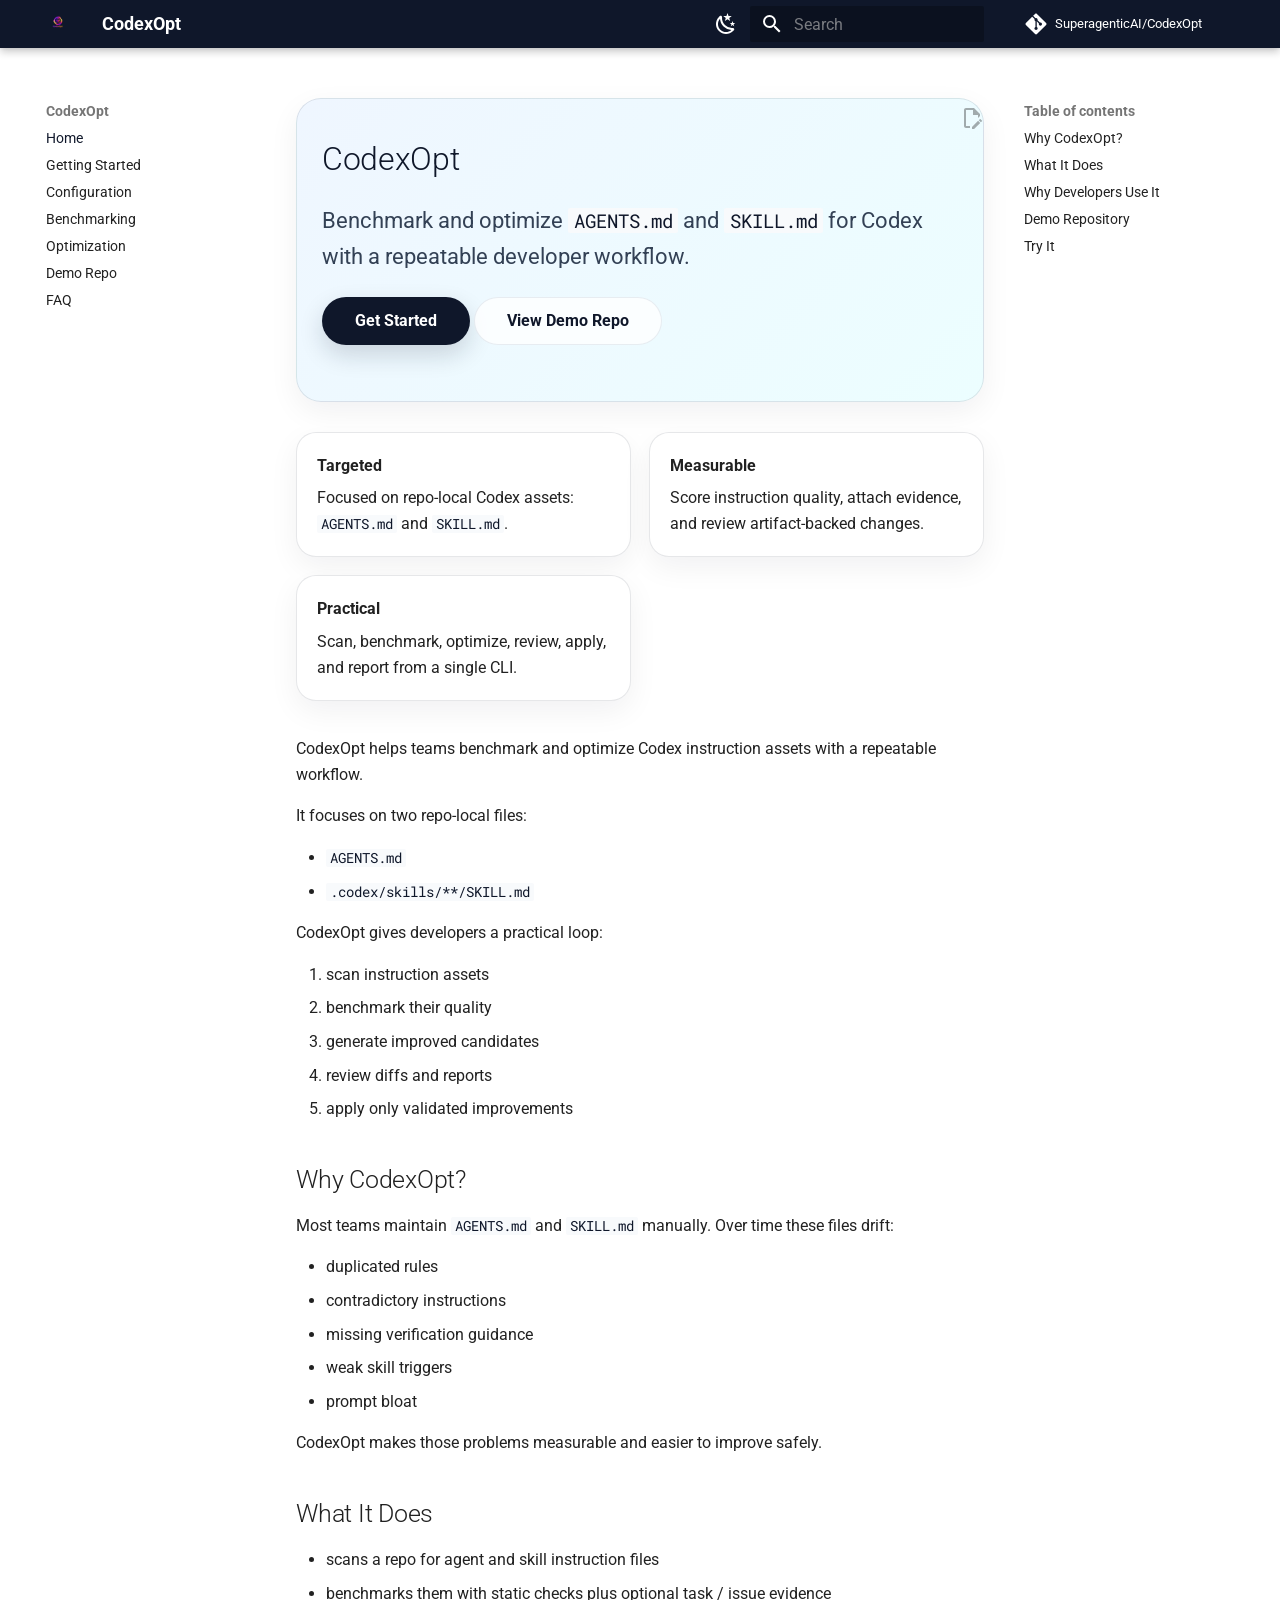
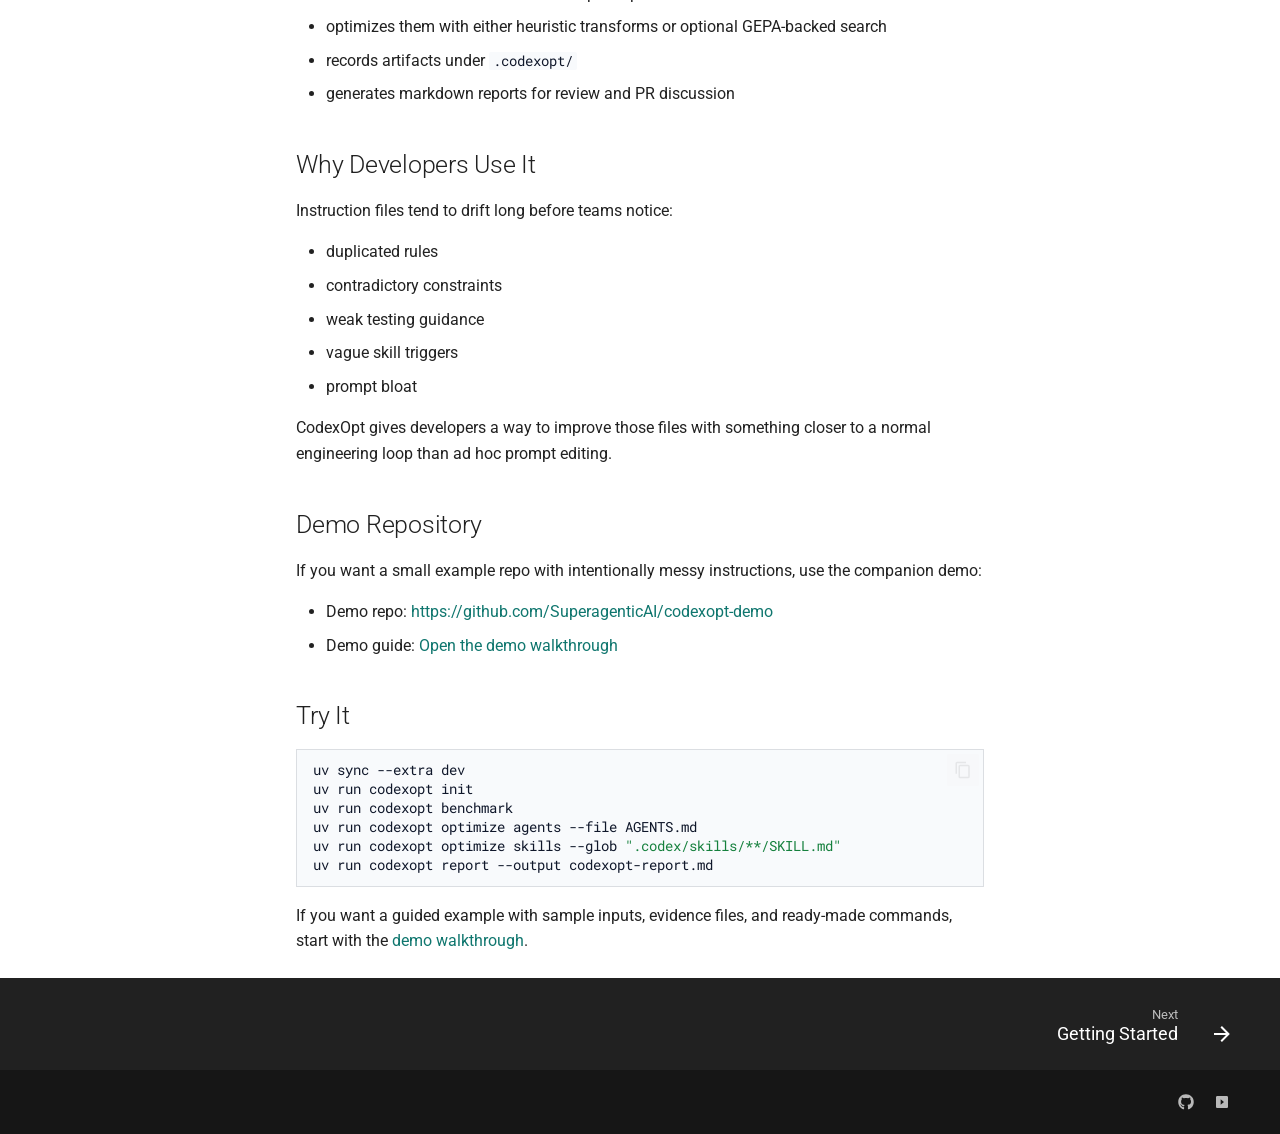
<file: index.html>
<!doctype html>
<html lang="en" class="no-js">
  <head>
    
      <meta charset="utf-8">
      <meta name="viewport" content="width=device-width,initial-scale=1">
      
        <meta name="description" content="Benchmark and optimize AGENTS.md and SKILL.md for Codex">
      
      
      
        <link rel="canonical" href="https://superagenticai.github.io/CodexOpt/">
      
      
      
        <link rel="next" href="getting-started/">
      
      
        
      
      
      <link rel="icon" href="assets/codexopt_favicon.png">
      <meta name="generator" content="mkdocs-1.6.1, mkdocs-material-9.7.5">
    
    
      
        <title>CodexOpt</title>
      
    
    
      <link rel="stylesheet" href="assets/stylesheets/main.484c7ddc.min.css">
      
        
        <link rel="stylesheet" href="assets/stylesheets/palette.ab4e12ef.min.css">
      
      


    
    
      
    
    
      
        
        
        <link rel="preconnect" href="https://fonts.gstatic.com" crossorigin>
        <link rel="stylesheet" href="https://fonts.googleapis.com/css?family=Roboto:300,300i,400,400i,700,700i%7CRoboto+Mono:400,400i,700,700i&display=fallback">
        <style>:root{--md-text-font:"Roboto";--md-code-font:"Roboto Mono"}</style>
      
    
    
      <link rel="stylesheet" href="stylesheets/extra.css">
    
    <script>__md_scope=new URL(".",location),__md_hash=e=>[...e].reduce(((e,_)=>(e<<5)-e+_.charCodeAt(0)),0),__md_get=(e,_=localStorage,t=__md_scope)=>JSON.parse(_.getItem(t.pathname+"."+e)),__md_set=(e,_,t=localStorage,a=__md_scope)=>{try{t.setItem(a.pathname+"."+e,JSON.stringify(_))}catch(e){}}</script>
    
      

    
    
  </head>
  
  
    
    
      
    
    
    
    
    <body dir="ltr" data-md-color-scheme="default" data-md-color-primary="custom" data-md-color-accent="custom">
  
    
    <input class="md-toggle" data-md-toggle="drawer" type="checkbox" id="__drawer" autocomplete="off">
    <input class="md-toggle" data-md-toggle="search" type="checkbox" id="__search" autocomplete="off">
    <label class="md-overlay" for="__drawer"></label>
    <div data-md-component="skip">
      
        
        <a href="#why-codexopt" class="md-skip">
          Skip to content
        </a>
      
    </div>
    <div data-md-component="announce">
      
    </div>
    
    
      

  

<header class="md-header md-header--shadow" data-md-component="header">
  <nav class="md-header__inner md-grid" aria-label="Header">
    <a href="." title="CodexOpt" class="md-header__button md-logo" aria-label="CodexOpt" data-md-component="logo">
      
  <img src="assets/codexopt_logo.png" alt="logo">

    </a>
    <label class="md-header__button md-icon" for="__drawer">
      
      <svg xmlns="http://www.w3.org/2000/svg" viewBox="0 0 24 24"><path d="M3 6h18v2H3zm0 5h18v2H3zm0 5h18v2H3z"/></svg>
    </label>
    <div class="md-header__title" data-md-component="header-title">
      <div class="md-header__ellipsis">
        <div class="md-header__topic">
          <span class="md-ellipsis">
            CodexOpt
          </span>
        </div>
        <div class="md-header__topic" data-md-component="header-topic">
          <span class="md-ellipsis">
            
              Home
            
          </span>
        </div>
      </div>
    </div>
    
      
        <form class="md-header__option" data-md-component="palette">
  
    
    
    
    <input class="md-option" data-md-color-media="" data-md-color-scheme="default" data-md-color-primary="custom" data-md-color-accent="custom"  aria-label="Switch to dark mode"  type="radio" name="__palette" id="__palette_0">
    
      <label class="md-header__button md-icon" title="Switch to dark mode" for="__palette_1" hidden>
        <svg xmlns="http://www.w3.org/2000/svg" viewBox="0 0 24 24"><path d="m17.75 4.09-2.53 1.94.91 3.06-2.63-1.81-2.63 1.81.91-3.06-2.53-1.94L12.44 4l1.06-3 1.06 3zm3.5 6.91-1.64 1.25.59 1.98-1.7-1.17-1.7 1.17.59-1.98L15.75 11l2.06-.05L18.5 9l.69 1.95zm-2.28 4.95c.83-.08 1.72 1.1 1.19 1.85-.32.45-.66.87-1.08 1.27C15.17 23 8.84 23 4.94 19.07c-3.91-3.9-3.91-10.24 0-14.14.4-.4.82-.76 1.27-1.08.75-.53 1.93.36 1.85 1.19-.27 2.86.69 5.83 2.89 8.02a9.96 9.96 0 0 0 8.02 2.89m-1.64 2.02a12.08 12.08 0 0 1-7.8-3.47c-2.17-2.19-3.33-5-3.49-7.82-2.81 3.14-2.7 7.96.31 10.98 3.02 3.01 7.84 3.12 10.98.31"/></svg>
      </label>
    
  
    
    
    
    <input class="md-option" data-md-color-media="" data-md-color-scheme="slate" data-md-color-primary="custom" data-md-color-accent="custom"  aria-label="Switch to light mode"  type="radio" name="__palette" id="__palette_1">
    
      <label class="md-header__button md-icon" title="Switch to light mode" for="__palette_0" hidden>
        <svg xmlns="http://www.w3.org/2000/svg" viewBox="0 0 24 24"><path d="M12 7a5 5 0 0 1 5 5 5 5 0 0 1-5 5 5 5 0 0 1-5-5 5 5 0 0 1 5-5m0 2a3 3 0 0 0-3 3 3 3 0 0 0 3 3 3 3 0 0 0 3-3 3 3 0 0 0-3-3m0-7 2.39 3.42C13.65 5.15 12.84 5 12 5s-1.65.15-2.39.42zM3.34 7l4.16-.35A7.2 7.2 0 0 0 5.94 8.5c-.44.74-.69 1.5-.83 2.29zm.02 10 1.76-3.77a7.131 7.131 0 0 0 2.38 4.14zM20.65 7l-1.77 3.79a7.02 7.02 0 0 0-2.38-4.15zm-.01 10-4.14.36c.59-.51 1.12-1.14 1.54-1.86.42-.73.69-1.5.83-2.29zM12 22l-2.41-3.44c.74.27 1.55.44 2.41.44.82 0 1.63-.17 2.37-.44z"/></svg>
      </label>
    
  
</form>
      
    
    
      <script>var palette=__md_get("__palette");if(palette&&palette.color){if("(prefers-color-scheme)"===palette.color.media){var media=matchMedia("(prefers-color-scheme: light)"),input=document.querySelector(media.matches?"[data-md-color-media='(prefers-color-scheme: light)']":"[data-md-color-media='(prefers-color-scheme: dark)']");palette.color.media=input.getAttribute("data-md-color-media"),palette.color.scheme=input.getAttribute("data-md-color-scheme"),palette.color.primary=input.getAttribute("data-md-color-primary"),palette.color.accent=input.getAttribute("data-md-color-accent")}for(var[key,value]of Object.entries(palette.color))document.body.setAttribute("data-md-color-"+key,value)}</script>
    
    
    
      
      
        <label class="md-header__button md-icon" for="__search">
          
          <svg xmlns="http://www.w3.org/2000/svg" viewBox="0 0 24 24"><path d="M9.5 3A6.5 6.5 0 0 1 16 9.5c0 1.61-.59 3.09-1.56 4.23l.27.27h.79l5 5-1.5 1.5-5-5v-.79l-.27-.27A6.52 6.52 0 0 1 9.5 16 6.5 6.5 0 0 1 3 9.5 6.5 6.5 0 0 1 9.5 3m0 2C7 5 5 7 5 9.5S7 14 9.5 14 14 12 14 9.5 12 5 9.5 5"/></svg>
        </label>
        <div class="md-search" data-md-component="search" role="dialog">
  <label class="md-search__overlay" for="__search"></label>
  <div class="md-search__inner" role="search">
    <form class="md-search__form" name="search">
      <input type="text" class="md-search__input" name="query" aria-label="Search" placeholder="Search" autocapitalize="off" autocorrect="off" autocomplete="off" spellcheck="false" data-md-component="search-query" required>
      <label class="md-search__icon md-icon" for="__search">
        
        <svg xmlns="http://www.w3.org/2000/svg" viewBox="0 0 24 24"><path d="M9.5 3A6.5 6.5 0 0 1 16 9.5c0 1.61-.59 3.09-1.56 4.23l.27.27h.79l5 5-1.5 1.5-5-5v-.79l-.27-.27A6.52 6.52 0 0 1 9.5 16 6.5 6.5 0 0 1 3 9.5 6.5 6.5 0 0 1 9.5 3m0 2C7 5 5 7 5 9.5S7 14 9.5 14 14 12 14 9.5 12 5 9.5 5"/></svg>
        
        <svg xmlns="http://www.w3.org/2000/svg" viewBox="0 0 24 24"><path d="M20 11v2H8l5.5 5.5-1.42 1.42L4.16 12l7.92-7.92L13.5 5.5 8 11z"/></svg>
      </label>
      <nav class="md-search__options" aria-label="Search">
        
        <button type="reset" class="md-search__icon md-icon" title="Clear" aria-label="Clear" tabindex="-1">
          
          <svg xmlns="http://www.w3.org/2000/svg" viewBox="0 0 24 24"><path d="M19 6.41 17.59 5 12 10.59 6.41 5 5 6.41 10.59 12 5 17.59 6.41 19 12 13.41 17.59 19 19 17.59 13.41 12z"/></svg>
        </button>
      </nav>
      
        <div class="md-search__suggest" data-md-component="search-suggest"></div>
      
    </form>
    <div class="md-search__output">
      <div class="md-search__scrollwrap" tabindex="0" data-md-scrollfix>
        <div class="md-search-result" data-md-component="search-result">
          <div class="md-search-result__meta">
            Initializing search
          </div>
          <ol class="md-search-result__list" role="presentation"></ol>
        </div>
      </div>
    </div>
  </div>
</div>
      
    
    
      <div class="md-header__source">
        <a href="https://github.com/SuperagenticAI/CodexOpt" title="Go to repository" class="md-source" data-md-component="source">
  <div class="md-source__icon md-icon">
    
    <svg xmlns="http://www.w3.org/2000/svg" viewBox="0 0 448 512"><!--! Font Awesome Free 7.1.0 by @fontawesome - https://fontawesome.com License - https://fontawesome.com/license/free (Icons: CC BY 4.0, Fonts: SIL OFL 1.1, Code: MIT License) Copyright 2025 Fonticons, Inc.--><path d="M439.6 236.1 244 40.5c-5.4-5.5-12.8-8.5-20.4-8.5s-15 3-20.4 8.4L162.5 81l51.5 51.5c27.1-9.1 52.7 16.8 43.4 43.7l49.7 49.7c34.2-11.8 61.2 31 35.5 56.7-26.5 26.5-70.2-2.9-56-37.3L240.3 199v121.9c25.3 12.5 22.3 41.8 9.1 55-6.4 6.4-15.2 10.1-24.3 10.1s-17.8-3.6-24.3-10.1c-17.6-17.6-11.1-46.9 11.2-56v-123c-20.8-8.5-24.6-30.7-18.6-45L142.6 101 8.5 235.1C3 240.6 0 247.9 0 255.5s3 15 8.5 20.4l195.6 195.7c5.4 5.4 12.7 8.4 20.4 8.4s15-3 20.4-8.4l194.7-194.7c5.4-5.4 8.4-12.8 8.4-20.4s-3-15-8.4-20.4"/></svg>
  </div>
  <div class="md-source__repository">
    SuperagenticAI/CodexOpt
  </div>
</a>
      </div>
    
  </nav>
  
</header>
    
    <div class="md-container" data-md-component="container">
      
      
        
          
        
      
      <main class="md-main" data-md-component="main">
        <div class="md-main__inner md-grid">
          
            
              
              <div class="md-sidebar md-sidebar--primary" data-md-component="sidebar" data-md-type="navigation" >
                <div class="md-sidebar__scrollwrap">
                  <div class="md-sidebar__inner">
                    



<nav class="md-nav md-nav--primary" aria-label="Navigation" data-md-level="0">
  <label class="md-nav__title" for="__drawer">
    <a href="." title="CodexOpt" class="md-nav__button md-logo" aria-label="CodexOpt" data-md-component="logo">
      
  <img src="assets/codexopt_logo.png" alt="logo">

    </a>
    CodexOpt
  </label>
  
    <div class="md-nav__source">
      <a href="https://github.com/SuperagenticAI/CodexOpt" title="Go to repository" class="md-source" data-md-component="source">
  <div class="md-source__icon md-icon">
    
    <svg xmlns="http://www.w3.org/2000/svg" viewBox="0 0 448 512"><!--! Font Awesome Free 7.1.0 by @fontawesome - https://fontawesome.com License - https://fontawesome.com/license/free (Icons: CC BY 4.0, Fonts: SIL OFL 1.1, Code: MIT License) Copyright 2025 Fonticons, Inc.--><path d="M439.6 236.1 244 40.5c-5.4-5.5-12.8-8.5-20.4-8.5s-15 3-20.4 8.4L162.5 81l51.5 51.5c27.1-9.1 52.7 16.8 43.4 43.7l49.7 49.7c34.2-11.8 61.2 31 35.5 56.7-26.5 26.5-70.2-2.9-56-37.3L240.3 199v121.9c25.3 12.5 22.3 41.8 9.1 55-6.4 6.4-15.2 10.1-24.3 10.1s-17.8-3.6-24.3-10.1c-17.6-17.6-11.1-46.9 11.2-56v-123c-20.8-8.5-24.6-30.7-18.6-45L142.6 101 8.5 235.1C3 240.6 0 247.9 0 255.5s3 15 8.5 20.4l195.6 195.7c5.4 5.4 12.7 8.4 20.4 8.4s15-3 20.4-8.4l194.7-194.7c5.4-5.4 8.4-12.8 8.4-20.4s-3-15-8.4-20.4"/></svg>
  </div>
  <div class="md-source__repository">
    SuperagenticAI/CodexOpt
  </div>
</a>
    </div>
  
  <ul class="md-nav__list" data-md-scrollfix>
    
      
      
  
  
    
  
  
  
    <li class="md-nav__item md-nav__item--active">
      
      <input class="md-nav__toggle md-toggle" type="checkbox" id="__toc">
      
      
      
        <label class="md-nav__link md-nav__link--active" for="__toc">
          
  
  
  <span class="md-ellipsis">
    
  
    Home
  

    
  </span>
  
  

          <span class="md-nav__icon md-icon"></span>
        </label>
      
      <a href="." class="md-nav__link md-nav__link--active">
        
  
  
  <span class="md-ellipsis">
    
  
    Home
  

    
  </span>
  
  

      </a>
      
        

<nav class="md-nav md-nav--secondary" aria-label="Table of contents">
  
  
  
  
    <label class="md-nav__title" for="__toc">
      <span class="md-nav__icon md-icon"></span>
      Table of contents
    </label>
    <ul class="md-nav__list" data-md-component="toc" data-md-scrollfix>
      
        <li class="md-nav__item">
  <a href="#why-codexopt" class="md-nav__link">
    <span class="md-ellipsis">
      
        Why CodexOpt?
      
    </span>
  </a>
  
</li>
      
        <li class="md-nav__item">
  <a href="#what-it-does" class="md-nav__link">
    <span class="md-ellipsis">
      
        What It Does
      
    </span>
  </a>
  
</li>
      
        <li class="md-nav__item">
  <a href="#why-developers-use-it" class="md-nav__link">
    <span class="md-ellipsis">
      
        Why Developers Use It
      
    </span>
  </a>
  
</li>
      
        <li class="md-nav__item">
  <a href="#demo-repository" class="md-nav__link">
    <span class="md-ellipsis">
      
        Demo Repository
      
    </span>
  </a>
  
</li>
      
        <li class="md-nav__item">
  <a href="#try-it" class="md-nav__link">
    <span class="md-ellipsis">
      
        Try It
      
    </span>
  </a>
  
</li>
      
    </ul>
  
</nav>
      
    </li>
  

    
      
      
  
  
  
  
    <li class="md-nav__item">
      <a href="getting-started/" class="md-nav__link">
        
  
  
  <span class="md-ellipsis">
    
  
    Getting Started
  

    
  </span>
  
  

      </a>
    </li>
  

    
      
      
  
  
  
  
    <li class="md-nav__item">
      <a href="configuration/" class="md-nav__link">
        
  
  
  <span class="md-ellipsis">
    
  
    Configuration
  

    
  </span>
  
  

      </a>
    </li>
  

    
      
      
  
  
  
  
    <li class="md-nav__item">
      <a href="benchmarking/" class="md-nav__link">
        
  
  
  <span class="md-ellipsis">
    
  
    Benchmarking
  

    
  </span>
  
  

      </a>
    </li>
  

    
      
      
  
  
  
  
    <li class="md-nav__item">
      <a href="optimization/" class="md-nav__link">
        
  
  
  <span class="md-ellipsis">
    
  
    Optimization
  

    
  </span>
  
  

      </a>
    </li>
  

    
      
      
  
  
  
  
    <li class="md-nav__item">
      <a href="demo/" class="md-nav__link">
        
  
  
  <span class="md-ellipsis">
    
  
    Demo Repo
  

    
  </span>
  
  

      </a>
    </li>
  

    
      
      
  
  
  
  
    <li class="md-nav__item">
      <a href="faq/" class="md-nav__link">
        
  
  
  <span class="md-ellipsis">
    
  
    FAQ
  

    
  </span>
  
  

      </a>
    </li>
  

    
  </ul>
</nav>
                  </div>
                </div>
              </div>
            
            
              
              <div class="md-sidebar md-sidebar--secondary" data-md-component="sidebar" data-md-type="toc" >
                <div class="md-sidebar__scrollwrap">
                  <div class="md-sidebar__inner">
                    

<nav class="md-nav md-nav--secondary" aria-label="Table of contents">
  
  
  
  
    <label class="md-nav__title" for="__toc">
      <span class="md-nav__icon md-icon"></span>
      Table of contents
    </label>
    <ul class="md-nav__list" data-md-component="toc" data-md-scrollfix>
      
        <li class="md-nav__item">
  <a href="#why-codexopt" class="md-nav__link">
    <span class="md-ellipsis">
      
        Why CodexOpt?
      
    </span>
  </a>
  
</li>
      
        <li class="md-nav__item">
  <a href="#what-it-does" class="md-nav__link">
    <span class="md-ellipsis">
      
        What It Does
      
    </span>
  </a>
  
</li>
      
        <li class="md-nav__item">
  <a href="#why-developers-use-it" class="md-nav__link">
    <span class="md-ellipsis">
      
        Why Developers Use It
      
    </span>
  </a>
  
</li>
      
        <li class="md-nav__item">
  <a href="#demo-repository" class="md-nav__link">
    <span class="md-ellipsis">
      
        Demo Repository
      
    </span>
  </a>
  
</li>
      
        <li class="md-nav__item">
  <a href="#try-it" class="md-nav__link">
    <span class="md-ellipsis">
      
        Try It
      
    </span>
  </a>
  
</li>
      
    </ul>
  
</nav>
                  </div>
                </div>
              </div>
            
          
          
            <div class="md-content" data-md-component="content">
              
              <article class="md-content__inner md-typeset">
                
                  


  
    <a href="https://github.com/SuperagenticAI/CodexOpt/edit/main/docs/index.md" title="Edit this page" class="md-content__button md-icon" rel="edit">
      
      <svg xmlns="http://www.w3.org/2000/svg" viewBox="0 0 24 24"><path d="M10 20H6V4h7v5h5v3.1l2-2V8l-6-6H6c-1.1 0-2 .9-2 2v16c0 1.1.9 2 2 2h4zm10.2-7c.1 0 .3.1.4.2l1.3 1.3c.2.2.2.6 0 .8l-1 1-2.1-2.1 1-1c.1-.1.2-.2.4-.2m0 3.9L14.1 23H12v-2.1l6.1-6.1z"/></svg>
    </a>
  
  


<section class="codexopt-hero">
  <h1>CodexOpt</h1>
  <p class="codexopt-lead">
    Benchmark and optimize <code>AGENTS.md</code> and <code>SKILL.md</code> for Codex with a repeatable developer workflow.
  </p>
  <p>
    <a class="md-button md-button--primary" href="getting-started/">Get Started</a>
    <a class="md-button" href="https://github.com/SuperagenticAI/codexopt-demo">View Demo Repo</a>
  </p>
</section>

<div class="codexopt-grid">
  <div class="codexopt-card">
    <strong>Targeted</strong>
    Focused on repo-local Codex assets: <code>AGENTS.md</code> and <code>SKILL.md</code>.
  </div>
  <div class="codexopt-card">
    <strong>Measurable</strong>
    Score instruction quality, attach evidence, and review artifact-backed changes.
  </div>
  <div class="codexopt-card">
    <strong>Practical</strong>
    Scan, benchmark, optimize, review, apply, and report from a single CLI.
  </div>
</div>

<p>CodexOpt helps teams benchmark and optimize Codex instruction assets with a repeatable workflow.</p>
<p>It focuses on two repo-local files:</p>
<ul>
<li><code>AGENTS.md</code></li>
<li><code>.codex/skills/**/SKILL.md</code></li>
</ul>
<p>CodexOpt gives developers a practical loop:</p>
<ol>
<li>scan instruction assets</li>
<li>benchmark their quality</li>
<li>generate improved candidates</li>
<li>review diffs and reports</li>
<li>apply only validated improvements</li>
</ol>
<h2 id="why-codexopt">Why CodexOpt?<a class="headerlink" href="#why-codexopt" title="Permanent link">&para;</a></h2>
<p>Most teams maintain <code>AGENTS.md</code> and <code>SKILL.md</code> manually. Over time these files drift:</p>
<ul>
<li>duplicated rules</li>
<li>contradictory instructions</li>
<li>missing verification guidance</li>
<li>weak skill triggers</li>
<li>prompt bloat</li>
</ul>
<p>CodexOpt makes those problems measurable and easier to improve safely.</p>
<h2 id="what-it-does">What It Does<a class="headerlink" href="#what-it-does" title="Permanent link">&para;</a></h2>
<ul>
<li>scans a repo for agent and skill instruction files</li>
<li>benchmarks them with static checks plus optional task / issue evidence</li>
<li>optimizes them with either heuristic transforms or optional GEPA-backed search</li>
<li>records artifacts under <code>.codexopt/</code></li>
<li>generates markdown reports for review and PR discussion</li>
</ul>
<h2 id="why-developers-use-it">Why Developers Use It<a class="headerlink" href="#why-developers-use-it" title="Permanent link">&para;</a></h2>
<p>Instruction files tend to drift long before teams notice:</p>
<ul>
<li>duplicated rules</li>
<li>contradictory constraints</li>
<li>weak testing guidance</li>
<li>vague skill triggers</li>
<li>prompt bloat</li>
</ul>
<p>CodexOpt gives developers a way to improve those files with something closer to a normal engineering loop than ad hoc prompt editing.</p>
<h2 id="demo-repository">Demo Repository<a class="headerlink" href="#demo-repository" title="Permanent link">&para;</a></h2>
<p>If you want a small example repo with intentionally messy instructions, use the companion demo:</p>
<ul>
<li>Demo repo: <a href="https://github.com/SuperagenticAI/codexopt-demo">https://github.com/SuperagenticAI/codexopt-demo</a></li>
<li>Demo guide: <a href="demo/">Open the demo walkthrough</a></li>
</ul>
<h2 id="try-it">Try It<a class="headerlink" href="#try-it" title="Permanent link">&para;</a></h2>
<div class="language-bash highlight"><pre><span></span><code><span id="__span-0-1"><a id="__codelineno-0-1" name="__codelineno-0-1" href="#__codelineno-0-1"></a>uv<span class="w"> </span>sync<span class="w"> </span>--extra<span class="w"> </span>dev
</span><span id="__span-0-2"><a id="__codelineno-0-2" name="__codelineno-0-2" href="#__codelineno-0-2"></a>uv<span class="w"> </span>run<span class="w"> </span>codexopt<span class="w"> </span>init
</span><span id="__span-0-3"><a id="__codelineno-0-3" name="__codelineno-0-3" href="#__codelineno-0-3"></a>uv<span class="w"> </span>run<span class="w"> </span>codexopt<span class="w"> </span>benchmark
</span><span id="__span-0-4"><a id="__codelineno-0-4" name="__codelineno-0-4" href="#__codelineno-0-4"></a>uv<span class="w"> </span>run<span class="w"> </span>codexopt<span class="w"> </span>optimize<span class="w"> </span>agents<span class="w"> </span>--file<span class="w"> </span>AGENTS.md
</span><span id="__span-0-5"><a id="__codelineno-0-5" name="__codelineno-0-5" href="#__codelineno-0-5"></a>uv<span class="w"> </span>run<span class="w"> </span>codexopt<span class="w"> </span>optimize<span class="w"> </span>skills<span class="w"> </span>--glob<span class="w"> </span><span class="s2">&quot;.codex/skills/**/SKILL.md&quot;</span>
</span><span id="__span-0-6"><a id="__codelineno-0-6" name="__codelineno-0-6" href="#__codelineno-0-6"></a>uv<span class="w"> </span>run<span class="w"> </span>codexopt<span class="w"> </span>report<span class="w"> </span>--output<span class="w"> </span>codexopt-report.md
</span></code></pre></div>
<p>If you want a guided example with sample inputs, evidence files, and ready-made commands,
start with the <a href="demo/">demo walkthrough</a>.</p>












                
              </article>
            </div>
          
          
<script>var target=document.getElementById(location.hash.slice(1));target&&target.name&&(target.checked=target.name.startsWith("__tabbed_"))</script>
        </div>
        
          <button type="button" class="md-top md-icon" data-md-component="top" hidden>
  
  <svg xmlns="http://www.w3.org/2000/svg" viewBox="0 0 24 24"><path d="M13 20h-2V8l-5.5 5.5-1.42-1.42L12 4.16l7.92 7.92-1.42 1.42L13 8z"/></svg>
  Back to top
</button>
        
      </main>
      
        <footer class="md-footer">
  
    
      
      <nav class="md-footer__inner md-grid" aria-label="Footer" >
        
        
          
          <a href="getting-started/" class="md-footer__link md-footer__link--next" aria-label="Next: Getting Started">
            <div class="md-footer__title">
              <span class="md-footer__direction">
                Next
              </span>
              <div class="md-ellipsis">
                Getting Started
              </div>
            </div>
            <div class="md-footer__button md-icon">
              
              <svg xmlns="http://www.w3.org/2000/svg" viewBox="0 0 24 24"><path d="M4 11v2h12l-5.5 5.5 1.42 1.42L19.84 12l-7.92-7.92L10.5 5.5 16 11z"/></svg>
            </div>
          </a>
        
      </nav>
    
  
  <div class="md-footer-meta md-typeset">
    <div class="md-footer-meta__inner md-grid">
      <div class="md-copyright">
  
  
</div>
      
        
<div class="md-social">
  
    
    
    
    
      
      
    
    <a href="https://github.com/SuperagenticAI/CodexOpt" target="_blank" rel="noopener" title="github.com" class="md-social__link">
      <svg xmlns="http://www.w3.org/2000/svg" viewBox="0 0 512 512"><!--! Font Awesome Free 7.1.0 by @fontawesome - https://fontawesome.com License - https://fontawesome.com/license/free (Icons: CC BY 4.0, Fonts: SIL OFL 1.1, Code: MIT License) Copyright 2025 Fonticons, Inc.--><path d="M173.9 397.4c0 2-2.3 3.6-5.2 3.6-3.3.3-5.6-1.3-5.6-3.6 0-2 2.3-3.6 5.2-3.6 3-.3 5.6 1.3 5.6 3.6m-31.1-4.5c-.7 2 1.3 4.3 4.3 4.9 2.6 1 5.6 0 6.2-2s-1.3-4.3-4.3-5.2c-2.6-.7-5.5.3-6.2 2.3m44.2-1.7c-2.9.7-4.9 2.6-4.6 4.9.3 2 2.9 3.3 5.9 2.6 2.9-.7 4.9-2.6 4.6-4.6-.3-1.9-3-3.2-5.9-2.9M252.8 8C114.1 8 8 113.3 8 252c0 110.9 69.8 205.8 169.5 239.2 12.8 2.3 17.3-5.6 17.3-12.1 0-6.2-.3-40.4-.3-61.4 0 0-70 15-84.7-29.8 0 0-11.4-29.1-27.8-36.6 0 0-22.9-15.7 1.6-15.4 0 0 24.9 2 38.6 25.8 21.9 38.6 58.6 27.5 72.9 20.9 2.3-16 8.8-27.1 16-33.7-55.9-6.2-112.3-14.3-112.3-110.5 0-27.5 7.6-41.3 23.6-58.9-2.6-6.5-11.1-33.3 2.6-67.9 20.9-6.5 69 27 69 27 20-5.6 41.5-8.5 62.8-8.5s42.8 2.9 62.8 8.5c0 0 48.1-33.6 69-27 13.7 34.7 5.2 61.4 2.6 67.9 16 17.7 25.8 31.5 25.8 58.9 0 96.5-58.9 104.2-114.8 110.5 9.2 7.9 17 22.9 17 46.4 0 33.7-.3 75.4-.3 83.6 0 6.5 4.6 14.4 17.3 12.1C436.2 457.8 504 362.9 504 252 504 113.3 391.5 8 252.8 8M105.2 352.9c-1.3 1-1 3.3.7 5.2 1.6 1.6 3.9 2.3 5.2 1 1.3-1 1-3.3-.7-5.2-1.6-1.6-3.9-2.3-5.2-1m-10.8-8.1c-.7 1.3.3 2.9 2.3 3.9 1.6 1 3.6.7 4.3-.7.7-1.3-.3-2.9-2.3-3.9-2-.6-3.6-.3-4.3.7m32.4 35.6c-1.6 1.3-1 4.3 1.3 6.2 2.3 2.3 5.2 2.6 6.5 1 1.3-1.3.7-4.3-1.3-6.2-2.2-2.3-5.2-2.6-6.5-1m-11.4-14.7c-1.6 1-1.6 3.6 0 5.9s4.3 3.3 5.6 2.3c1.6-1.3 1.6-3.9 0-6.2-1.4-2.3-4-3.3-5.6-2"/></svg>
    </a>
  
    
    
    
    
      
      
    
    <a href="https://github.com/SuperagenticAI/codexopt-demo" target="_blank" rel="noopener" title="github.com" class="md-social__link">
      <svg xmlns="http://www.w3.org/2000/svg" viewBox="0 0 24 24"><path d="M19 3H5c-1.11 0-2 .89-2 2v14c0 1.1.9 2 2 2h14c1.1 0 2-.9 2-2V5a2 2 0 0 0-2-2m-9 13V8l5 4"/></svg>
    </a>
  
</div>
      
    </div>
  </div>
</footer>
      
    </div>
    <div class="md-dialog" data-md-component="dialog">
      <div class="md-dialog__inner md-typeset"></div>
    </div>
    
    
    
      
      
      <script id="__config" type="application/json">{"annotate": null, "base": ".", "features": ["navigation.instant", "navigation.sections", "navigation.top", "navigation.footer", "content.code.copy", "content.action.edit", "search.suggest", "search.highlight"], "search": "assets/javascripts/workers/search.2c215733.min.js", "tags": null, "translations": {"clipboard.copied": "Copied to clipboard", "clipboard.copy": "Copy to clipboard", "search.result.more.one": "1 more on this page", "search.result.more.other": "# more on this page", "search.result.none": "No matching documents", "search.result.one": "1 matching document", "search.result.other": "# matching documents", "search.result.placeholder": "Type to start searching", "search.result.term.missing": "Missing", "select.version": "Select version"}, "version": null}</script>
    
    
      <script src="assets/javascripts/bundle.79ae519e.min.js"></script>
      
    
  </body>
</html>
</file>
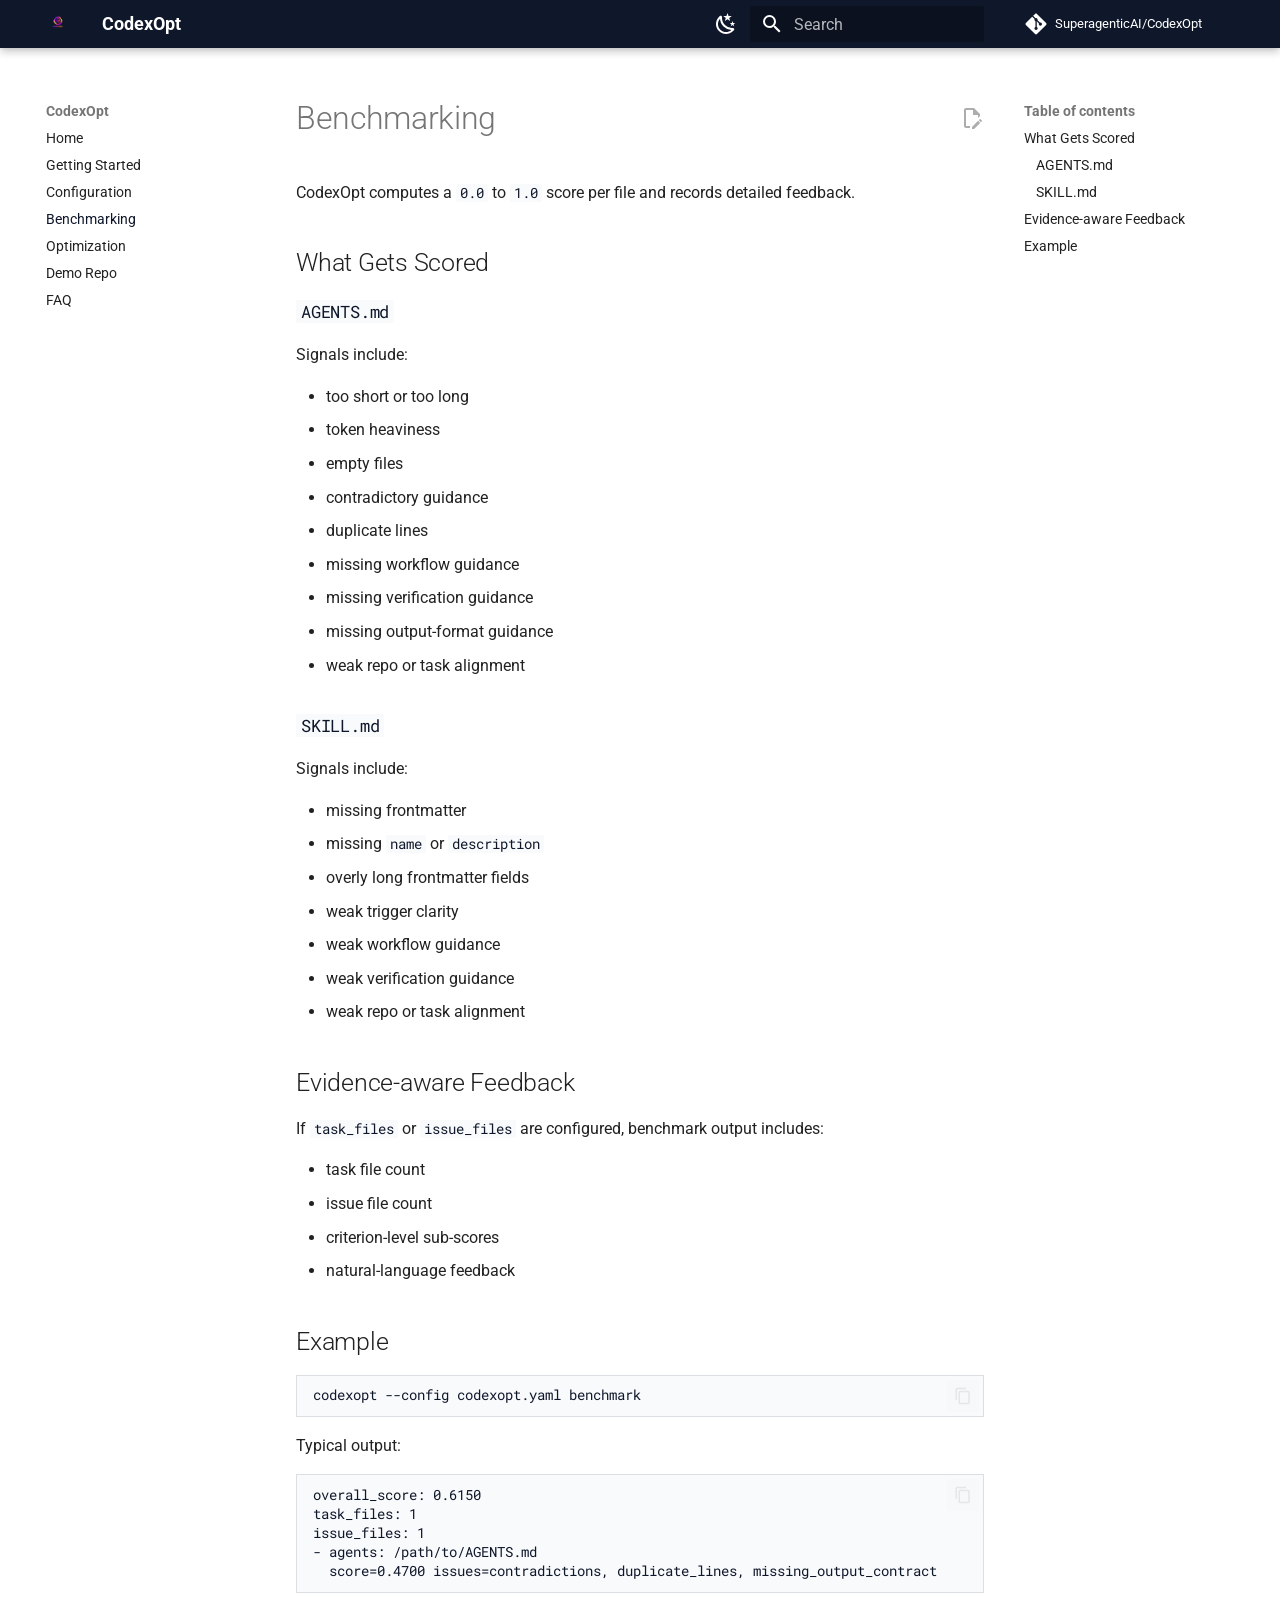
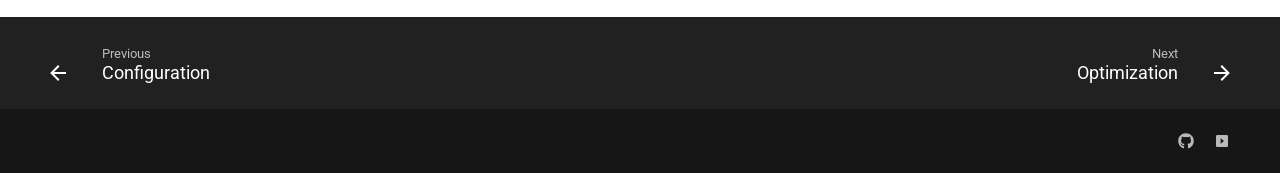
<file: benchmarking/index.html>
<!doctype html>
<html lang="en" class="no-js">
  <head>
    
      <meta charset="utf-8">
      <meta name="viewport" content="width=device-width,initial-scale=1">
      
        <meta name="description" content="Benchmark and optimize AGENTS.md and SKILL.md for Codex">
      
      
      
        <link rel="canonical" href="https://superagenticai.github.io/CodexOpt/benchmarking/">
      
      
        <link rel="prev" href="../configuration/">
      
      
        <link rel="next" href="../optimization/">
      
      
        
      
      
      <link rel="icon" href="../assets/codexopt_favicon.png">
      <meta name="generator" content="mkdocs-1.6.1, mkdocs-material-9.7.5">
    
    
      
        <title>Benchmarking - CodexOpt</title>
      
    
    
      <link rel="stylesheet" href="../assets/stylesheets/main.484c7ddc.min.css">
      
        
        <link rel="stylesheet" href="../assets/stylesheets/palette.ab4e12ef.min.css">
      
      


    
    
      
    
    
      
        
        
        <link rel="preconnect" href="https://fonts.gstatic.com" crossorigin>
        <link rel="stylesheet" href="https://fonts.googleapis.com/css?family=Roboto:300,300i,400,400i,700,700i%7CRoboto+Mono:400,400i,700,700i&display=fallback">
        <style>:root{--md-text-font:"Roboto";--md-code-font:"Roboto Mono"}</style>
      
    
    
      <link rel="stylesheet" href="../stylesheets/extra.css">
    
    <script>__md_scope=new URL("..",location),__md_hash=e=>[...e].reduce(((e,_)=>(e<<5)-e+_.charCodeAt(0)),0),__md_get=(e,_=localStorage,t=__md_scope)=>JSON.parse(_.getItem(t.pathname+"."+e)),__md_set=(e,_,t=localStorage,a=__md_scope)=>{try{t.setItem(a.pathname+"."+e,JSON.stringify(_))}catch(e){}}</script>
    
      

    
    
  </head>
  
  
    
    
      
    
    
    
    
    <body dir="ltr" data-md-color-scheme="default" data-md-color-primary="custom" data-md-color-accent="custom">
  
    
    <input class="md-toggle" data-md-toggle="drawer" type="checkbox" id="__drawer" autocomplete="off">
    <input class="md-toggle" data-md-toggle="search" type="checkbox" id="__search" autocomplete="off">
    <label class="md-overlay" for="__drawer"></label>
    <div data-md-component="skip">
      
        
        <a href="#benchmarking" class="md-skip">
          Skip to content
        </a>
      
    </div>
    <div data-md-component="announce">
      
    </div>
    
    
      

  

<header class="md-header md-header--shadow" data-md-component="header">
  <nav class="md-header__inner md-grid" aria-label="Header">
    <a href=".." title="CodexOpt" class="md-header__button md-logo" aria-label="CodexOpt" data-md-component="logo">
      
  <img src="../assets/codexopt_logo.png" alt="logo">

    </a>
    <label class="md-header__button md-icon" for="__drawer">
      
      <svg xmlns="http://www.w3.org/2000/svg" viewBox="0 0 24 24"><path d="M3 6h18v2H3zm0 5h18v2H3zm0 5h18v2H3z"/></svg>
    </label>
    <div class="md-header__title" data-md-component="header-title">
      <div class="md-header__ellipsis">
        <div class="md-header__topic">
          <span class="md-ellipsis">
            CodexOpt
          </span>
        </div>
        <div class="md-header__topic" data-md-component="header-topic">
          <span class="md-ellipsis">
            
              Benchmarking
            
          </span>
        </div>
      </div>
    </div>
    
      
        <form class="md-header__option" data-md-component="palette">
  
    
    
    
    <input class="md-option" data-md-color-media="" data-md-color-scheme="default" data-md-color-primary="custom" data-md-color-accent="custom"  aria-label="Switch to dark mode"  type="radio" name="__palette" id="__palette_0">
    
      <label class="md-header__button md-icon" title="Switch to dark mode" for="__palette_1" hidden>
        <svg xmlns="http://www.w3.org/2000/svg" viewBox="0 0 24 24"><path d="m17.75 4.09-2.53 1.94.91 3.06-2.63-1.81-2.63 1.81.91-3.06-2.53-1.94L12.44 4l1.06-3 1.06 3zm3.5 6.91-1.64 1.25.59 1.98-1.7-1.17-1.7 1.17.59-1.98L15.75 11l2.06-.05L18.5 9l.69 1.95zm-2.28 4.95c.83-.08 1.72 1.1 1.19 1.85-.32.45-.66.87-1.08 1.27C15.17 23 8.84 23 4.94 19.07c-3.91-3.9-3.91-10.24 0-14.14.4-.4.82-.76 1.27-1.08.75-.53 1.93.36 1.85 1.19-.27 2.86.69 5.83 2.89 8.02a9.96 9.96 0 0 0 8.02 2.89m-1.64 2.02a12.08 12.08 0 0 1-7.8-3.47c-2.17-2.19-3.33-5-3.49-7.82-2.81 3.14-2.7 7.96.31 10.98 3.02 3.01 7.84 3.12 10.98.31"/></svg>
      </label>
    
  
    
    
    
    <input class="md-option" data-md-color-media="" data-md-color-scheme="slate" data-md-color-primary="custom" data-md-color-accent="custom"  aria-label="Switch to light mode"  type="radio" name="__palette" id="__palette_1">
    
      <label class="md-header__button md-icon" title="Switch to light mode" for="__palette_0" hidden>
        <svg xmlns="http://www.w3.org/2000/svg" viewBox="0 0 24 24"><path d="M12 7a5 5 0 0 1 5 5 5 5 0 0 1-5 5 5 5 0 0 1-5-5 5 5 0 0 1 5-5m0 2a3 3 0 0 0-3 3 3 3 0 0 0 3 3 3 3 0 0 0 3-3 3 3 0 0 0-3-3m0-7 2.39 3.42C13.65 5.15 12.84 5 12 5s-1.65.15-2.39.42zM3.34 7l4.16-.35A7.2 7.2 0 0 0 5.94 8.5c-.44.74-.69 1.5-.83 2.29zm.02 10 1.76-3.77a7.131 7.131 0 0 0 2.38 4.14zM20.65 7l-1.77 3.79a7.02 7.02 0 0 0-2.38-4.15zm-.01 10-4.14.36c.59-.51 1.12-1.14 1.54-1.86.42-.73.69-1.5.83-2.29zM12 22l-2.41-3.44c.74.27 1.55.44 2.41.44.82 0 1.63-.17 2.37-.44z"/></svg>
      </label>
    
  
</form>
      
    
    
      <script>var palette=__md_get("__palette");if(palette&&palette.color){if("(prefers-color-scheme)"===palette.color.media){var media=matchMedia("(prefers-color-scheme: light)"),input=document.querySelector(media.matches?"[data-md-color-media='(prefers-color-scheme: light)']":"[data-md-color-media='(prefers-color-scheme: dark)']");palette.color.media=input.getAttribute("data-md-color-media"),palette.color.scheme=input.getAttribute("data-md-color-scheme"),palette.color.primary=input.getAttribute("data-md-color-primary"),palette.color.accent=input.getAttribute("data-md-color-accent")}for(var[key,value]of Object.entries(palette.color))document.body.setAttribute("data-md-color-"+key,value)}</script>
    
    
    
      
      
        <label class="md-header__button md-icon" for="__search">
          
          <svg xmlns="http://www.w3.org/2000/svg" viewBox="0 0 24 24"><path d="M9.5 3A6.5 6.5 0 0 1 16 9.5c0 1.61-.59 3.09-1.56 4.23l.27.27h.79l5 5-1.5 1.5-5-5v-.79l-.27-.27A6.52 6.52 0 0 1 9.5 16 6.5 6.5 0 0 1 3 9.5 6.5 6.5 0 0 1 9.5 3m0 2C7 5 5 7 5 9.5S7 14 9.5 14 14 12 14 9.5 12 5 9.5 5"/></svg>
        </label>
        <div class="md-search" data-md-component="search" role="dialog">
  <label class="md-search__overlay" for="__search"></label>
  <div class="md-search__inner" role="search">
    <form class="md-search__form" name="search">
      <input type="text" class="md-search__input" name="query" aria-label="Search" placeholder="Search" autocapitalize="off" autocorrect="off" autocomplete="off" spellcheck="false" data-md-component="search-query" required>
      <label class="md-search__icon md-icon" for="__search">
        
        <svg xmlns="http://www.w3.org/2000/svg" viewBox="0 0 24 24"><path d="M9.5 3A6.5 6.5 0 0 1 16 9.5c0 1.61-.59 3.09-1.56 4.23l.27.27h.79l5 5-1.5 1.5-5-5v-.79l-.27-.27A6.52 6.52 0 0 1 9.5 16 6.5 6.5 0 0 1 3 9.5 6.5 6.5 0 0 1 9.5 3m0 2C7 5 5 7 5 9.5S7 14 9.5 14 14 12 14 9.5 12 5 9.5 5"/></svg>
        
        <svg xmlns="http://www.w3.org/2000/svg" viewBox="0 0 24 24"><path d="M20 11v2H8l5.5 5.5-1.42 1.42L4.16 12l7.92-7.92L13.5 5.5 8 11z"/></svg>
      </label>
      <nav class="md-search__options" aria-label="Search">
        
        <button type="reset" class="md-search__icon md-icon" title="Clear" aria-label="Clear" tabindex="-1">
          
          <svg xmlns="http://www.w3.org/2000/svg" viewBox="0 0 24 24"><path d="M19 6.41 17.59 5 12 10.59 6.41 5 5 6.41 10.59 12 5 17.59 6.41 19 12 13.41 17.59 19 19 17.59 13.41 12z"/></svg>
        </button>
      </nav>
      
        <div class="md-search__suggest" data-md-component="search-suggest"></div>
      
    </form>
    <div class="md-search__output">
      <div class="md-search__scrollwrap" tabindex="0" data-md-scrollfix>
        <div class="md-search-result" data-md-component="search-result">
          <div class="md-search-result__meta">
            Initializing search
          </div>
          <ol class="md-search-result__list" role="presentation"></ol>
        </div>
      </div>
    </div>
  </div>
</div>
      
    
    
      <div class="md-header__source">
        <a href="https://github.com/SuperagenticAI/CodexOpt" title="Go to repository" class="md-source" data-md-component="source">
  <div class="md-source__icon md-icon">
    
    <svg xmlns="http://www.w3.org/2000/svg" viewBox="0 0 448 512"><!--! Font Awesome Free 7.1.0 by @fontawesome - https://fontawesome.com License - https://fontawesome.com/license/free (Icons: CC BY 4.0, Fonts: SIL OFL 1.1, Code: MIT License) Copyright 2025 Fonticons, Inc.--><path d="M439.6 236.1 244 40.5c-5.4-5.5-12.8-8.5-20.4-8.5s-15 3-20.4 8.4L162.5 81l51.5 51.5c27.1-9.1 52.7 16.8 43.4 43.7l49.7 49.7c34.2-11.8 61.2 31 35.5 56.7-26.5 26.5-70.2-2.9-56-37.3L240.3 199v121.9c25.3 12.5 22.3 41.8 9.1 55-6.4 6.4-15.2 10.1-24.3 10.1s-17.8-3.6-24.3-10.1c-17.6-17.6-11.1-46.9 11.2-56v-123c-20.8-8.5-24.6-30.7-18.6-45L142.6 101 8.5 235.1C3 240.6 0 247.9 0 255.5s3 15 8.5 20.4l195.6 195.7c5.4 5.4 12.7 8.4 20.4 8.4s15-3 20.4-8.4l194.7-194.7c5.4-5.4 8.4-12.8 8.4-20.4s-3-15-8.4-20.4"/></svg>
  </div>
  <div class="md-source__repository">
    SuperagenticAI/CodexOpt
  </div>
</a>
      </div>
    
  </nav>
  
</header>
    
    <div class="md-container" data-md-component="container">
      
      
        
          
        
      
      <main class="md-main" data-md-component="main">
        <div class="md-main__inner md-grid">
          
            
              
              <div class="md-sidebar md-sidebar--primary" data-md-component="sidebar" data-md-type="navigation" >
                <div class="md-sidebar__scrollwrap">
                  <div class="md-sidebar__inner">
                    



<nav class="md-nav md-nav--primary" aria-label="Navigation" data-md-level="0">
  <label class="md-nav__title" for="__drawer">
    <a href=".." title="CodexOpt" class="md-nav__button md-logo" aria-label="CodexOpt" data-md-component="logo">
      
  <img src="../assets/codexopt_logo.png" alt="logo">

    </a>
    CodexOpt
  </label>
  
    <div class="md-nav__source">
      <a href="https://github.com/SuperagenticAI/CodexOpt" title="Go to repository" class="md-source" data-md-component="source">
  <div class="md-source__icon md-icon">
    
    <svg xmlns="http://www.w3.org/2000/svg" viewBox="0 0 448 512"><!--! Font Awesome Free 7.1.0 by @fontawesome - https://fontawesome.com License - https://fontawesome.com/license/free (Icons: CC BY 4.0, Fonts: SIL OFL 1.1, Code: MIT License) Copyright 2025 Fonticons, Inc.--><path d="M439.6 236.1 244 40.5c-5.4-5.5-12.8-8.5-20.4-8.5s-15 3-20.4 8.4L162.5 81l51.5 51.5c27.1-9.1 52.7 16.8 43.4 43.7l49.7 49.7c34.2-11.8 61.2 31 35.5 56.7-26.5 26.5-70.2-2.9-56-37.3L240.3 199v121.9c25.3 12.5 22.3 41.8 9.1 55-6.4 6.4-15.2 10.1-24.3 10.1s-17.8-3.6-24.3-10.1c-17.6-17.6-11.1-46.9 11.2-56v-123c-20.8-8.5-24.6-30.7-18.6-45L142.6 101 8.5 235.1C3 240.6 0 247.9 0 255.5s3 15 8.5 20.4l195.6 195.7c5.4 5.4 12.7 8.4 20.4 8.4s15-3 20.4-8.4l194.7-194.7c5.4-5.4 8.4-12.8 8.4-20.4s-3-15-8.4-20.4"/></svg>
  </div>
  <div class="md-source__repository">
    SuperagenticAI/CodexOpt
  </div>
</a>
    </div>
  
  <ul class="md-nav__list" data-md-scrollfix>
    
      
      
  
  
  
  
    <li class="md-nav__item">
      <a href=".." class="md-nav__link">
        
  
  
  <span class="md-ellipsis">
    
  
    Home
  

    
  </span>
  
  

      </a>
    </li>
  

    
      
      
  
  
  
  
    <li class="md-nav__item">
      <a href="../getting-started/" class="md-nav__link">
        
  
  
  <span class="md-ellipsis">
    
  
    Getting Started
  

    
  </span>
  
  

      </a>
    </li>
  

    
      
      
  
  
  
  
    <li class="md-nav__item">
      <a href="../configuration/" class="md-nav__link">
        
  
  
  <span class="md-ellipsis">
    
  
    Configuration
  

    
  </span>
  
  

      </a>
    </li>
  

    
      
      
  
  
    
  
  
  
    <li class="md-nav__item md-nav__item--active">
      
      <input class="md-nav__toggle md-toggle" type="checkbox" id="__toc">
      
      
        
      
      
        <label class="md-nav__link md-nav__link--active" for="__toc">
          
  
  
  <span class="md-ellipsis">
    
  
    Benchmarking
  

    
  </span>
  
  

          <span class="md-nav__icon md-icon"></span>
        </label>
      
      <a href="./" class="md-nav__link md-nav__link--active">
        
  
  
  <span class="md-ellipsis">
    
  
    Benchmarking
  

    
  </span>
  
  

      </a>
      
        

<nav class="md-nav md-nav--secondary" aria-label="Table of contents">
  
  
  
    
  
  
    <label class="md-nav__title" for="__toc">
      <span class="md-nav__icon md-icon"></span>
      Table of contents
    </label>
    <ul class="md-nav__list" data-md-component="toc" data-md-scrollfix>
      
        <li class="md-nav__item">
  <a href="#what-gets-scored" class="md-nav__link">
    <span class="md-ellipsis">
      
        What Gets Scored
      
    </span>
  </a>
  
    <nav class="md-nav" aria-label="What Gets Scored">
      <ul class="md-nav__list">
        
          <li class="md-nav__item">
  <a href="#agentsmd" class="md-nav__link">
    <span class="md-ellipsis">
      
        AGENTS.md
      
    </span>
  </a>
  
</li>
        
          <li class="md-nav__item">
  <a href="#skillmd" class="md-nav__link">
    <span class="md-ellipsis">
      
        SKILL.md
      
    </span>
  </a>
  
</li>
        
      </ul>
    </nav>
  
</li>
      
        <li class="md-nav__item">
  <a href="#evidence-aware-feedback" class="md-nav__link">
    <span class="md-ellipsis">
      
        Evidence-aware Feedback
      
    </span>
  </a>
  
</li>
      
        <li class="md-nav__item">
  <a href="#example" class="md-nav__link">
    <span class="md-ellipsis">
      
        Example
      
    </span>
  </a>
  
</li>
      
    </ul>
  
</nav>
      
    </li>
  

    
      
      
  
  
  
  
    <li class="md-nav__item">
      <a href="../optimization/" class="md-nav__link">
        
  
  
  <span class="md-ellipsis">
    
  
    Optimization
  

    
  </span>
  
  

      </a>
    </li>
  

    
      
      
  
  
  
  
    <li class="md-nav__item">
      <a href="../demo/" class="md-nav__link">
        
  
  
  <span class="md-ellipsis">
    
  
    Demo Repo
  

    
  </span>
  
  

      </a>
    </li>
  

    
      
      
  
  
  
  
    <li class="md-nav__item">
      <a href="../faq/" class="md-nav__link">
        
  
  
  <span class="md-ellipsis">
    
  
    FAQ
  

    
  </span>
  
  

      </a>
    </li>
  

    
  </ul>
</nav>
                  </div>
                </div>
              </div>
            
            
              
              <div class="md-sidebar md-sidebar--secondary" data-md-component="sidebar" data-md-type="toc" >
                <div class="md-sidebar__scrollwrap">
                  <div class="md-sidebar__inner">
                    

<nav class="md-nav md-nav--secondary" aria-label="Table of contents">
  
  
  
    
  
  
    <label class="md-nav__title" for="__toc">
      <span class="md-nav__icon md-icon"></span>
      Table of contents
    </label>
    <ul class="md-nav__list" data-md-component="toc" data-md-scrollfix>
      
        <li class="md-nav__item">
  <a href="#what-gets-scored" class="md-nav__link">
    <span class="md-ellipsis">
      
        What Gets Scored
      
    </span>
  </a>
  
    <nav class="md-nav" aria-label="What Gets Scored">
      <ul class="md-nav__list">
        
          <li class="md-nav__item">
  <a href="#agentsmd" class="md-nav__link">
    <span class="md-ellipsis">
      
        AGENTS.md
      
    </span>
  </a>
  
</li>
        
          <li class="md-nav__item">
  <a href="#skillmd" class="md-nav__link">
    <span class="md-ellipsis">
      
        SKILL.md
      
    </span>
  </a>
  
</li>
        
      </ul>
    </nav>
  
</li>
      
        <li class="md-nav__item">
  <a href="#evidence-aware-feedback" class="md-nav__link">
    <span class="md-ellipsis">
      
        Evidence-aware Feedback
      
    </span>
  </a>
  
</li>
      
        <li class="md-nav__item">
  <a href="#example" class="md-nav__link">
    <span class="md-ellipsis">
      
        Example
      
    </span>
  </a>
  
</li>
      
    </ul>
  
</nav>
                  </div>
                </div>
              </div>
            
          
          
            <div class="md-content" data-md-component="content">
              
              <article class="md-content__inner md-typeset">
                
                  


  
    <a href="https://github.com/SuperagenticAI/CodexOpt/edit/main/docs/benchmarking.md" title="Edit this page" class="md-content__button md-icon" rel="edit">
      
      <svg xmlns="http://www.w3.org/2000/svg" viewBox="0 0 24 24"><path d="M10 20H6V4h7v5h5v3.1l2-2V8l-6-6H6c-1.1 0-2 .9-2 2v16c0 1.1.9 2 2 2h4zm10.2-7c.1 0 .3.1.4.2l1.3 1.3c.2.2.2.6 0 .8l-1 1-2.1-2.1 1-1c.1-.1.2-.2.4-.2m0 3.9L14.1 23H12v-2.1l6.1-6.1z"/></svg>
    </a>
  
  


<h1 id="benchmarking">Benchmarking<a class="headerlink" href="#benchmarking" title="Permanent link">&para;</a></h1>
<p>CodexOpt computes a <code>0.0</code> to <code>1.0</code> score per file and records detailed feedback.</p>
<h2 id="what-gets-scored">What Gets Scored<a class="headerlink" href="#what-gets-scored" title="Permanent link">&para;</a></h2>
<h3 id="agentsmd"><code>AGENTS.md</code><a class="headerlink" href="#agentsmd" title="Permanent link">&para;</a></h3>
<p>Signals include:</p>
<ul>
<li>too short or too long</li>
<li>token heaviness</li>
<li>empty files</li>
<li>contradictory guidance</li>
<li>duplicate lines</li>
<li>missing workflow guidance</li>
<li>missing verification guidance</li>
<li>missing output-format guidance</li>
<li>weak repo or task alignment</li>
</ul>
<h3 id="skillmd"><code>SKILL.md</code><a class="headerlink" href="#skillmd" title="Permanent link">&para;</a></h3>
<p>Signals include:</p>
<ul>
<li>missing frontmatter</li>
<li>missing <code>name</code> or <code>description</code></li>
<li>overly long frontmatter fields</li>
<li>weak trigger clarity</li>
<li>weak workflow guidance</li>
<li>weak verification guidance</li>
<li>weak repo or task alignment</li>
</ul>
<h2 id="evidence-aware-feedback">Evidence-aware Feedback<a class="headerlink" href="#evidence-aware-feedback" title="Permanent link">&para;</a></h2>
<p>If <code>task_files</code> or <code>issue_files</code> are configured, benchmark output includes:</p>
<ul>
<li>task file count</li>
<li>issue file count</li>
<li>criterion-level sub-scores</li>
<li>natural-language feedback</li>
</ul>
<h2 id="example">Example<a class="headerlink" href="#example" title="Permanent link">&para;</a></h2>
<div class="language-bash highlight"><pre><span></span><code><span id="__span-0-1"><a id="__codelineno-0-1" name="__codelineno-0-1" href="#__codelineno-0-1"></a>codexopt<span class="w"> </span>--config<span class="w"> </span>codexopt.yaml<span class="w"> </span>benchmark
</span></code></pre></div>
<p>Typical output:</p>
<div class="language-text highlight"><pre><span></span><code><span id="__span-1-1"><a id="__codelineno-1-1" name="__codelineno-1-1" href="#__codelineno-1-1"></a>overall_score: 0.6150
</span><span id="__span-1-2"><a id="__codelineno-1-2" name="__codelineno-1-2" href="#__codelineno-1-2"></a>task_files: 1
</span><span id="__span-1-3"><a id="__codelineno-1-3" name="__codelineno-1-3" href="#__codelineno-1-3"></a>issue_files: 1
</span><span id="__span-1-4"><a id="__codelineno-1-4" name="__codelineno-1-4" href="#__codelineno-1-4"></a>- agents: /path/to/AGENTS.md
</span><span id="__span-1-5"><a id="__codelineno-1-5" name="__codelineno-1-5" href="#__codelineno-1-5"></a>  score=0.4700 issues=contradictions, duplicate_lines, missing_output_contract
</span></code></pre></div>












                
              </article>
            </div>
          
          
<script>var target=document.getElementById(location.hash.slice(1));target&&target.name&&(target.checked=target.name.startsWith("__tabbed_"))</script>
        </div>
        
          <button type="button" class="md-top md-icon" data-md-component="top" hidden>
  
  <svg xmlns="http://www.w3.org/2000/svg" viewBox="0 0 24 24"><path d="M13 20h-2V8l-5.5 5.5-1.42-1.42L12 4.16l7.92 7.92-1.42 1.42L13 8z"/></svg>
  Back to top
</button>
        
      </main>
      
        <footer class="md-footer">
  
    
      
      <nav class="md-footer__inner md-grid" aria-label="Footer" >
        
          
          <a href="../configuration/" class="md-footer__link md-footer__link--prev" aria-label="Previous: Configuration">
            <div class="md-footer__button md-icon">
              
              <svg xmlns="http://www.w3.org/2000/svg" viewBox="0 0 24 24"><path d="M20 11v2H8l5.5 5.5-1.42 1.42L4.16 12l7.92-7.92L13.5 5.5 8 11z"/></svg>
            </div>
            <div class="md-footer__title">
              <span class="md-footer__direction">
                Previous
              </span>
              <div class="md-ellipsis">
                Configuration
              </div>
            </div>
          </a>
        
        
          
          <a href="../optimization/" class="md-footer__link md-footer__link--next" aria-label="Next: Optimization">
            <div class="md-footer__title">
              <span class="md-footer__direction">
                Next
              </span>
              <div class="md-ellipsis">
                Optimization
              </div>
            </div>
            <div class="md-footer__button md-icon">
              
              <svg xmlns="http://www.w3.org/2000/svg" viewBox="0 0 24 24"><path d="M4 11v2h12l-5.5 5.5 1.42 1.42L19.84 12l-7.92-7.92L10.5 5.5 16 11z"/></svg>
            </div>
          </a>
        
      </nav>
    
  
  <div class="md-footer-meta md-typeset">
    <div class="md-footer-meta__inner md-grid">
      <div class="md-copyright">
  
  
</div>
      
        
<div class="md-social">
  
    
    
    
    
      
      
    
    <a href="https://github.com/SuperagenticAI/CodexOpt" target="_blank" rel="noopener" title="github.com" class="md-social__link">
      <svg xmlns="http://www.w3.org/2000/svg" viewBox="0 0 512 512"><!--! Font Awesome Free 7.1.0 by @fontawesome - https://fontawesome.com License - https://fontawesome.com/license/free (Icons: CC BY 4.0, Fonts: SIL OFL 1.1, Code: MIT License) Copyright 2025 Fonticons, Inc.--><path d="M173.9 397.4c0 2-2.3 3.6-5.2 3.6-3.3.3-5.6-1.3-5.6-3.6 0-2 2.3-3.6 5.2-3.6 3-.3 5.6 1.3 5.6 3.6m-31.1-4.5c-.7 2 1.3 4.3 4.3 4.9 2.6 1 5.6 0 6.2-2s-1.3-4.3-4.3-5.2c-2.6-.7-5.5.3-6.2 2.3m44.2-1.7c-2.9.7-4.9 2.6-4.6 4.9.3 2 2.9 3.3 5.9 2.6 2.9-.7 4.9-2.6 4.6-4.6-.3-1.9-3-3.2-5.9-2.9M252.8 8C114.1 8 8 113.3 8 252c0 110.9 69.8 205.8 169.5 239.2 12.8 2.3 17.3-5.6 17.3-12.1 0-6.2-.3-40.4-.3-61.4 0 0-70 15-84.7-29.8 0 0-11.4-29.1-27.8-36.6 0 0-22.9-15.7 1.6-15.4 0 0 24.9 2 38.6 25.8 21.9 38.6 58.6 27.5 72.9 20.9 2.3-16 8.8-27.1 16-33.7-55.9-6.2-112.3-14.3-112.3-110.5 0-27.5 7.6-41.3 23.6-58.9-2.6-6.5-11.1-33.3 2.6-67.9 20.9-6.5 69 27 69 27 20-5.6 41.5-8.5 62.8-8.5s42.8 2.9 62.8 8.5c0 0 48.1-33.6 69-27 13.7 34.7 5.2 61.4 2.6 67.9 16 17.7 25.8 31.5 25.8 58.9 0 96.5-58.9 104.2-114.8 110.5 9.2 7.9 17 22.9 17 46.4 0 33.7-.3 75.4-.3 83.6 0 6.5 4.6 14.4 17.3 12.1C436.2 457.8 504 362.9 504 252 504 113.3 391.5 8 252.8 8M105.2 352.9c-1.3 1-1 3.3.7 5.2 1.6 1.6 3.9 2.3 5.2 1 1.3-1 1-3.3-.7-5.2-1.6-1.6-3.9-2.3-5.2-1m-10.8-8.1c-.7 1.3.3 2.9 2.3 3.9 1.6 1 3.6.7 4.3-.7.7-1.3-.3-2.9-2.3-3.9-2-.6-3.6-.3-4.3.7m32.4 35.6c-1.6 1.3-1 4.3 1.3 6.2 2.3 2.3 5.2 2.6 6.5 1 1.3-1.3.7-4.3-1.3-6.2-2.2-2.3-5.2-2.6-6.5-1m-11.4-14.7c-1.6 1-1.6 3.6 0 5.9s4.3 3.3 5.6 2.3c1.6-1.3 1.6-3.9 0-6.2-1.4-2.3-4-3.3-5.6-2"/></svg>
    </a>
  
    
    
    
    
      
      
    
    <a href="https://github.com/SuperagenticAI/codexopt-demo" target="_blank" rel="noopener" title="github.com" class="md-social__link">
      <svg xmlns="http://www.w3.org/2000/svg" viewBox="0 0 24 24"><path d="M19 3H5c-1.11 0-2 .89-2 2v14c0 1.1.9 2 2 2h14c1.1 0 2-.9 2-2V5a2 2 0 0 0-2-2m-9 13V8l5 4"/></svg>
    </a>
  
</div>
      
    </div>
  </div>
</footer>
      
    </div>
    <div class="md-dialog" data-md-component="dialog">
      <div class="md-dialog__inner md-typeset"></div>
    </div>
    
    
    
      
      
      <script id="__config" type="application/json">{"annotate": null, "base": "..", "features": ["navigation.instant", "navigation.sections", "navigation.top", "navigation.footer", "content.code.copy", "content.action.edit", "search.suggest", "search.highlight"], "search": "../assets/javascripts/workers/search.2c215733.min.js", "tags": null, "translations": {"clipboard.copied": "Copied to clipboard", "clipboard.copy": "Copy to clipboard", "search.result.more.one": "1 more on this page", "search.result.more.other": "# more on this page", "search.result.none": "No matching documents", "search.result.one": "1 matching document", "search.result.other": "# matching documents", "search.result.placeholder": "Type to start searching", "search.result.term.missing": "Missing", "select.version": "Select version"}, "version": null}</script>
    
    
      <script src="../assets/javascripts/bundle.79ae519e.min.js"></script>
      
    
  </body>
</html>
</file>
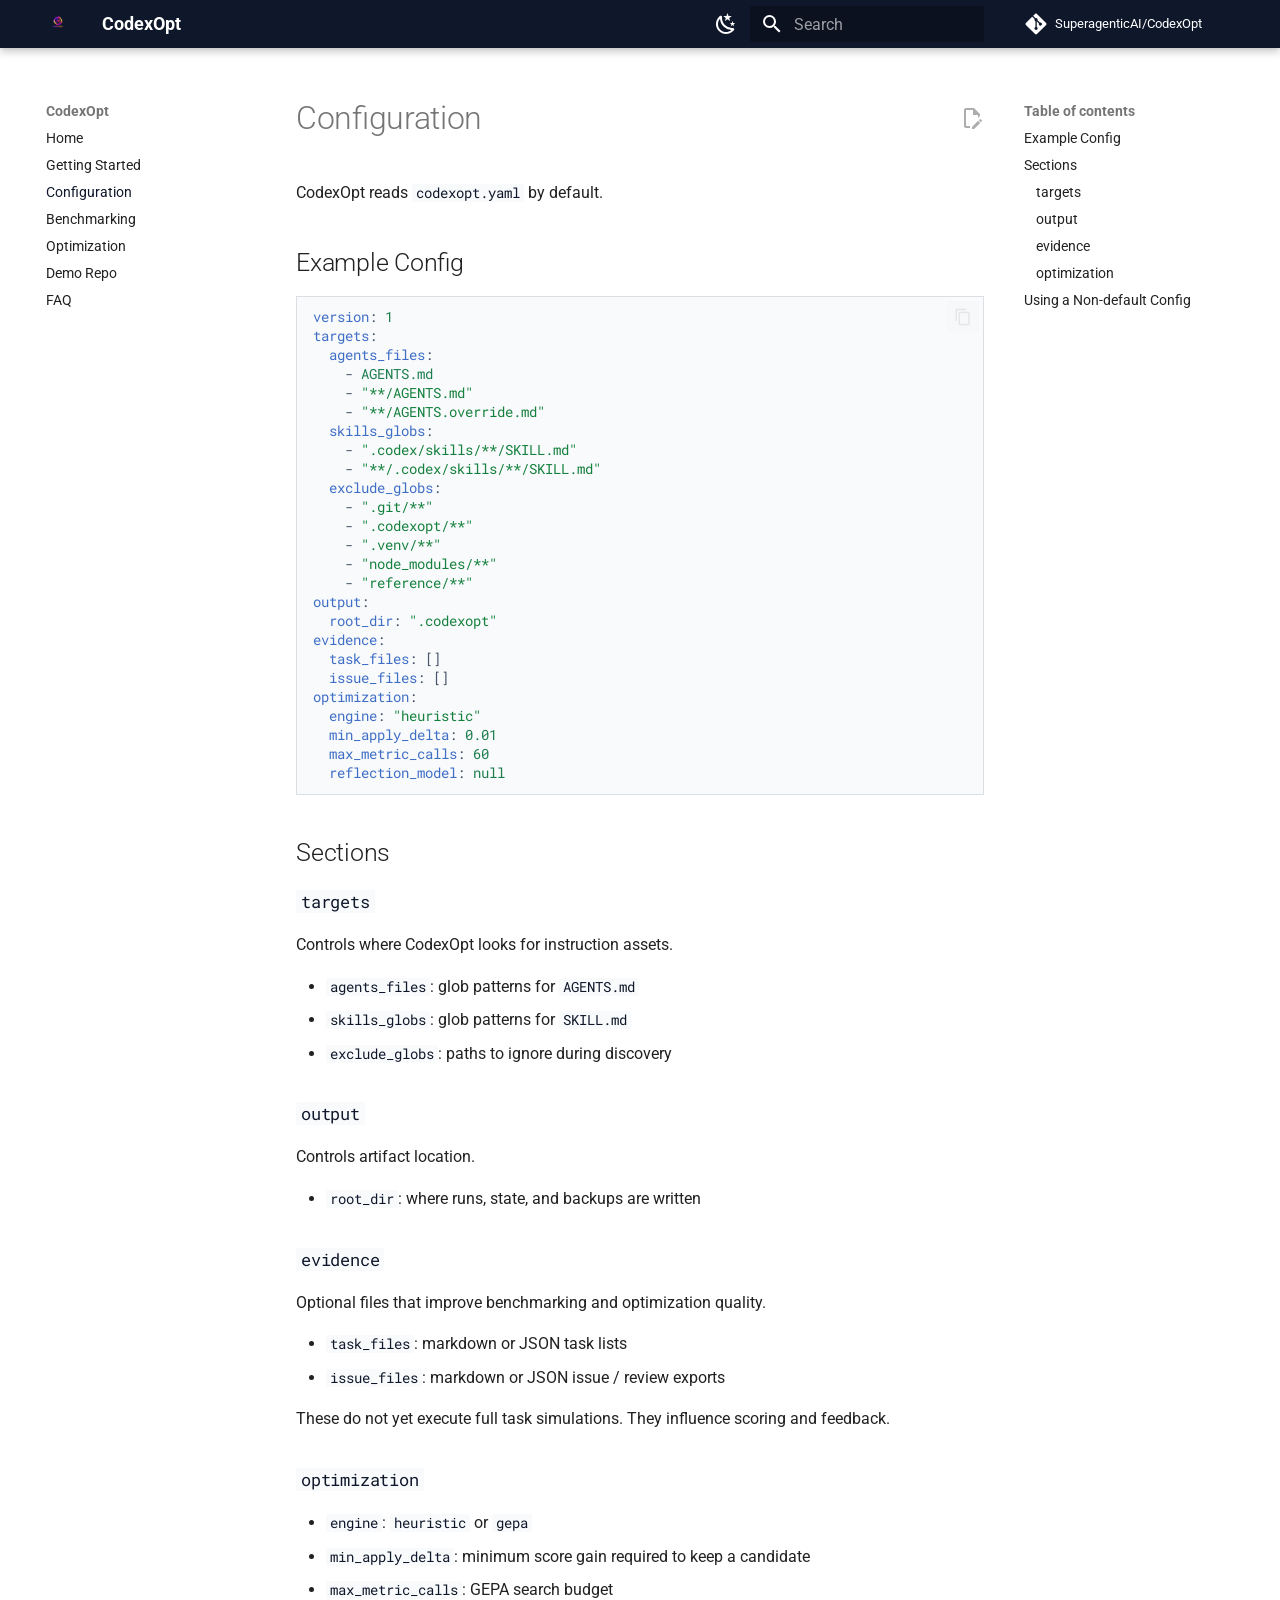
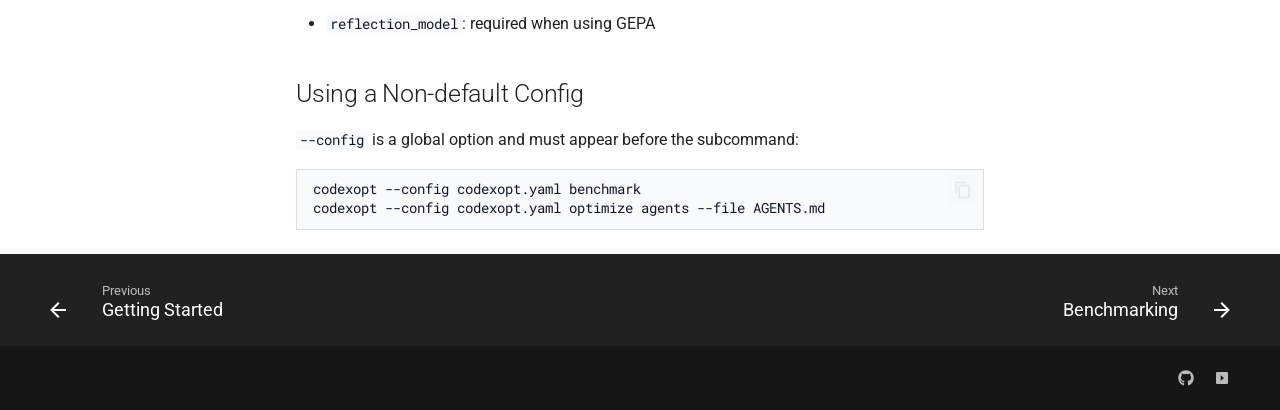
<file: configuration/index.html>
<!doctype html>
<html lang="en" class="no-js">
  <head>
    
      <meta charset="utf-8">
      <meta name="viewport" content="width=device-width,initial-scale=1">
      
        <meta name="description" content="Benchmark and optimize AGENTS.md and SKILL.md for Codex">
      
      
      
        <link rel="canonical" href="https://superagenticai.github.io/CodexOpt/configuration/">
      
      
        <link rel="prev" href="../getting-started/">
      
      
        <link rel="next" href="../benchmarking/">
      
      
        
      
      
      <link rel="icon" href="../assets/codexopt_favicon.png">
      <meta name="generator" content="mkdocs-1.6.1, mkdocs-material-9.7.5">
    
    
      
        <title>Configuration - CodexOpt</title>
      
    
    
      <link rel="stylesheet" href="../assets/stylesheets/main.484c7ddc.min.css">
      
        
        <link rel="stylesheet" href="../assets/stylesheets/palette.ab4e12ef.min.css">
      
      


    
    
      
    
    
      
        
        
        <link rel="preconnect" href="https://fonts.gstatic.com" crossorigin>
        <link rel="stylesheet" href="https://fonts.googleapis.com/css?family=Roboto:300,300i,400,400i,700,700i%7CRoboto+Mono:400,400i,700,700i&display=fallback">
        <style>:root{--md-text-font:"Roboto";--md-code-font:"Roboto Mono"}</style>
      
    
    
      <link rel="stylesheet" href="../stylesheets/extra.css">
    
    <script>__md_scope=new URL("..",location),__md_hash=e=>[...e].reduce(((e,_)=>(e<<5)-e+_.charCodeAt(0)),0),__md_get=(e,_=localStorage,t=__md_scope)=>JSON.parse(_.getItem(t.pathname+"."+e)),__md_set=(e,_,t=localStorage,a=__md_scope)=>{try{t.setItem(a.pathname+"."+e,JSON.stringify(_))}catch(e){}}</script>
    
      

    
    
  </head>
  
  
    
    
      
    
    
    
    
    <body dir="ltr" data-md-color-scheme="default" data-md-color-primary="custom" data-md-color-accent="custom">
  
    
    <input class="md-toggle" data-md-toggle="drawer" type="checkbox" id="__drawer" autocomplete="off">
    <input class="md-toggle" data-md-toggle="search" type="checkbox" id="__search" autocomplete="off">
    <label class="md-overlay" for="__drawer"></label>
    <div data-md-component="skip">
      
        
        <a href="#configuration" class="md-skip">
          Skip to content
        </a>
      
    </div>
    <div data-md-component="announce">
      
    </div>
    
    
      

  

<header class="md-header md-header--shadow" data-md-component="header">
  <nav class="md-header__inner md-grid" aria-label="Header">
    <a href=".." title="CodexOpt" class="md-header__button md-logo" aria-label="CodexOpt" data-md-component="logo">
      
  <img src="../assets/codexopt_logo.png" alt="logo">

    </a>
    <label class="md-header__button md-icon" for="__drawer">
      
      <svg xmlns="http://www.w3.org/2000/svg" viewBox="0 0 24 24"><path d="M3 6h18v2H3zm0 5h18v2H3zm0 5h18v2H3z"/></svg>
    </label>
    <div class="md-header__title" data-md-component="header-title">
      <div class="md-header__ellipsis">
        <div class="md-header__topic">
          <span class="md-ellipsis">
            CodexOpt
          </span>
        </div>
        <div class="md-header__topic" data-md-component="header-topic">
          <span class="md-ellipsis">
            
              Configuration
            
          </span>
        </div>
      </div>
    </div>
    
      
        <form class="md-header__option" data-md-component="palette">
  
    
    
    
    <input class="md-option" data-md-color-media="" data-md-color-scheme="default" data-md-color-primary="custom" data-md-color-accent="custom"  aria-label="Switch to dark mode"  type="radio" name="__palette" id="__palette_0">
    
      <label class="md-header__button md-icon" title="Switch to dark mode" for="__palette_1" hidden>
        <svg xmlns="http://www.w3.org/2000/svg" viewBox="0 0 24 24"><path d="m17.75 4.09-2.53 1.94.91 3.06-2.63-1.81-2.63 1.81.91-3.06-2.53-1.94L12.44 4l1.06-3 1.06 3zm3.5 6.91-1.64 1.25.59 1.98-1.7-1.17-1.7 1.17.59-1.98L15.75 11l2.06-.05L18.5 9l.69 1.95zm-2.28 4.95c.83-.08 1.72 1.1 1.19 1.85-.32.45-.66.87-1.08 1.27C15.17 23 8.84 23 4.94 19.07c-3.91-3.9-3.91-10.24 0-14.14.4-.4.82-.76 1.27-1.08.75-.53 1.93.36 1.85 1.19-.27 2.86.69 5.83 2.89 8.02a9.96 9.96 0 0 0 8.02 2.89m-1.64 2.02a12.08 12.08 0 0 1-7.8-3.47c-2.17-2.19-3.33-5-3.49-7.82-2.81 3.14-2.7 7.96.31 10.98 3.02 3.01 7.84 3.12 10.98.31"/></svg>
      </label>
    
  
    
    
    
    <input class="md-option" data-md-color-media="" data-md-color-scheme="slate" data-md-color-primary="custom" data-md-color-accent="custom"  aria-label="Switch to light mode"  type="radio" name="__palette" id="__palette_1">
    
      <label class="md-header__button md-icon" title="Switch to light mode" for="__palette_0" hidden>
        <svg xmlns="http://www.w3.org/2000/svg" viewBox="0 0 24 24"><path d="M12 7a5 5 0 0 1 5 5 5 5 0 0 1-5 5 5 5 0 0 1-5-5 5 5 0 0 1 5-5m0 2a3 3 0 0 0-3 3 3 3 0 0 0 3 3 3 3 0 0 0 3-3 3 3 0 0 0-3-3m0-7 2.39 3.42C13.65 5.15 12.84 5 12 5s-1.65.15-2.39.42zM3.34 7l4.16-.35A7.2 7.2 0 0 0 5.94 8.5c-.44.74-.69 1.5-.83 2.29zm.02 10 1.76-3.77a7.131 7.131 0 0 0 2.38 4.14zM20.65 7l-1.77 3.79a7.02 7.02 0 0 0-2.38-4.15zm-.01 10-4.14.36c.59-.51 1.12-1.14 1.54-1.86.42-.73.69-1.5.83-2.29zM12 22l-2.41-3.44c.74.27 1.55.44 2.41.44.82 0 1.63-.17 2.37-.44z"/></svg>
      </label>
    
  
</form>
      
    
    
      <script>var palette=__md_get("__palette");if(palette&&palette.color){if("(prefers-color-scheme)"===palette.color.media){var media=matchMedia("(prefers-color-scheme: light)"),input=document.querySelector(media.matches?"[data-md-color-media='(prefers-color-scheme: light)']":"[data-md-color-media='(prefers-color-scheme: dark)']");palette.color.media=input.getAttribute("data-md-color-media"),palette.color.scheme=input.getAttribute("data-md-color-scheme"),palette.color.primary=input.getAttribute("data-md-color-primary"),palette.color.accent=input.getAttribute("data-md-color-accent")}for(var[key,value]of Object.entries(palette.color))document.body.setAttribute("data-md-color-"+key,value)}</script>
    
    
    
      
      
        <label class="md-header__button md-icon" for="__search">
          
          <svg xmlns="http://www.w3.org/2000/svg" viewBox="0 0 24 24"><path d="M9.5 3A6.5 6.5 0 0 1 16 9.5c0 1.61-.59 3.09-1.56 4.23l.27.27h.79l5 5-1.5 1.5-5-5v-.79l-.27-.27A6.52 6.52 0 0 1 9.5 16 6.5 6.5 0 0 1 3 9.5 6.5 6.5 0 0 1 9.5 3m0 2C7 5 5 7 5 9.5S7 14 9.5 14 14 12 14 9.5 12 5 9.5 5"/></svg>
        </label>
        <div class="md-search" data-md-component="search" role="dialog">
  <label class="md-search__overlay" for="__search"></label>
  <div class="md-search__inner" role="search">
    <form class="md-search__form" name="search">
      <input type="text" class="md-search__input" name="query" aria-label="Search" placeholder="Search" autocapitalize="off" autocorrect="off" autocomplete="off" spellcheck="false" data-md-component="search-query" required>
      <label class="md-search__icon md-icon" for="__search">
        
        <svg xmlns="http://www.w3.org/2000/svg" viewBox="0 0 24 24"><path d="M9.5 3A6.5 6.5 0 0 1 16 9.5c0 1.61-.59 3.09-1.56 4.23l.27.27h.79l5 5-1.5 1.5-5-5v-.79l-.27-.27A6.52 6.52 0 0 1 9.5 16 6.5 6.5 0 0 1 3 9.5 6.5 6.5 0 0 1 9.5 3m0 2C7 5 5 7 5 9.5S7 14 9.5 14 14 12 14 9.5 12 5 9.5 5"/></svg>
        
        <svg xmlns="http://www.w3.org/2000/svg" viewBox="0 0 24 24"><path d="M20 11v2H8l5.5 5.5-1.42 1.42L4.16 12l7.92-7.92L13.5 5.5 8 11z"/></svg>
      </label>
      <nav class="md-search__options" aria-label="Search">
        
        <button type="reset" class="md-search__icon md-icon" title="Clear" aria-label="Clear" tabindex="-1">
          
          <svg xmlns="http://www.w3.org/2000/svg" viewBox="0 0 24 24"><path d="M19 6.41 17.59 5 12 10.59 6.41 5 5 6.41 10.59 12 5 17.59 6.41 19 12 13.41 17.59 19 19 17.59 13.41 12z"/></svg>
        </button>
      </nav>
      
        <div class="md-search__suggest" data-md-component="search-suggest"></div>
      
    </form>
    <div class="md-search__output">
      <div class="md-search__scrollwrap" tabindex="0" data-md-scrollfix>
        <div class="md-search-result" data-md-component="search-result">
          <div class="md-search-result__meta">
            Initializing search
          </div>
          <ol class="md-search-result__list" role="presentation"></ol>
        </div>
      </div>
    </div>
  </div>
</div>
      
    
    
      <div class="md-header__source">
        <a href="https://github.com/SuperagenticAI/CodexOpt" title="Go to repository" class="md-source" data-md-component="source">
  <div class="md-source__icon md-icon">
    
    <svg xmlns="http://www.w3.org/2000/svg" viewBox="0 0 448 512"><!--! Font Awesome Free 7.1.0 by @fontawesome - https://fontawesome.com License - https://fontawesome.com/license/free (Icons: CC BY 4.0, Fonts: SIL OFL 1.1, Code: MIT License) Copyright 2025 Fonticons, Inc.--><path d="M439.6 236.1 244 40.5c-5.4-5.5-12.8-8.5-20.4-8.5s-15 3-20.4 8.4L162.5 81l51.5 51.5c27.1-9.1 52.7 16.8 43.4 43.7l49.7 49.7c34.2-11.8 61.2 31 35.5 56.7-26.5 26.5-70.2-2.9-56-37.3L240.3 199v121.9c25.3 12.5 22.3 41.8 9.1 55-6.4 6.4-15.2 10.1-24.3 10.1s-17.8-3.6-24.3-10.1c-17.6-17.6-11.1-46.9 11.2-56v-123c-20.8-8.5-24.6-30.7-18.6-45L142.6 101 8.5 235.1C3 240.6 0 247.9 0 255.5s3 15 8.5 20.4l195.6 195.7c5.4 5.4 12.7 8.4 20.4 8.4s15-3 20.4-8.4l194.7-194.7c5.4-5.4 8.4-12.8 8.4-20.4s-3-15-8.4-20.4"/></svg>
  </div>
  <div class="md-source__repository">
    SuperagenticAI/CodexOpt
  </div>
</a>
      </div>
    
  </nav>
  
</header>
    
    <div class="md-container" data-md-component="container">
      
      
        
          
        
      
      <main class="md-main" data-md-component="main">
        <div class="md-main__inner md-grid">
          
            
              
              <div class="md-sidebar md-sidebar--primary" data-md-component="sidebar" data-md-type="navigation" >
                <div class="md-sidebar__scrollwrap">
                  <div class="md-sidebar__inner">
                    



<nav class="md-nav md-nav--primary" aria-label="Navigation" data-md-level="0">
  <label class="md-nav__title" for="__drawer">
    <a href=".." title="CodexOpt" class="md-nav__button md-logo" aria-label="CodexOpt" data-md-component="logo">
      
  <img src="../assets/codexopt_logo.png" alt="logo">

    </a>
    CodexOpt
  </label>
  
    <div class="md-nav__source">
      <a href="https://github.com/SuperagenticAI/CodexOpt" title="Go to repository" class="md-source" data-md-component="source">
  <div class="md-source__icon md-icon">
    
    <svg xmlns="http://www.w3.org/2000/svg" viewBox="0 0 448 512"><!--! Font Awesome Free 7.1.0 by @fontawesome - https://fontawesome.com License - https://fontawesome.com/license/free (Icons: CC BY 4.0, Fonts: SIL OFL 1.1, Code: MIT License) Copyright 2025 Fonticons, Inc.--><path d="M439.6 236.1 244 40.5c-5.4-5.5-12.8-8.5-20.4-8.5s-15 3-20.4 8.4L162.5 81l51.5 51.5c27.1-9.1 52.7 16.8 43.4 43.7l49.7 49.7c34.2-11.8 61.2 31 35.5 56.7-26.5 26.5-70.2-2.9-56-37.3L240.3 199v121.9c25.3 12.5 22.3 41.8 9.1 55-6.4 6.4-15.2 10.1-24.3 10.1s-17.8-3.6-24.3-10.1c-17.6-17.6-11.1-46.9 11.2-56v-123c-20.8-8.5-24.6-30.7-18.6-45L142.6 101 8.5 235.1C3 240.6 0 247.9 0 255.5s3 15 8.5 20.4l195.6 195.7c5.4 5.4 12.7 8.4 20.4 8.4s15-3 20.4-8.4l194.7-194.7c5.4-5.4 8.4-12.8 8.4-20.4s-3-15-8.4-20.4"/></svg>
  </div>
  <div class="md-source__repository">
    SuperagenticAI/CodexOpt
  </div>
</a>
    </div>
  
  <ul class="md-nav__list" data-md-scrollfix>
    
      
      
  
  
  
  
    <li class="md-nav__item">
      <a href=".." class="md-nav__link">
        
  
  
  <span class="md-ellipsis">
    
  
    Home
  

    
  </span>
  
  

      </a>
    </li>
  

    
      
      
  
  
  
  
    <li class="md-nav__item">
      <a href="../getting-started/" class="md-nav__link">
        
  
  
  <span class="md-ellipsis">
    
  
    Getting Started
  

    
  </span>
  
  

      </a>
    </li>
  

    
      
      
  
  
    
  
  
  
    <li class="md-nav__item md-nav__item--active">
      
      <input class="md-nav__toggle md-toggle" type="checkbox" id="__toc">
      
      
        
      
      
        <label class="md-nav__link md-nav__link--active" for="__toc">
          
  
  
  <span class="md-ellipsis">
    
  
    Configuration
  

    
  </span>
  
  

          <span class="md-nav__icon md-icon"></span>
        </label>
      
      <a href="./" class="md-nav__link md-nav__link--active">
        
  
  
  <span class="md-ellipsis">
    
  
    Configuration
  

    
  </span>
  
  

      </a>
      
        

<nav class="md-nav md-nav--secondary" aria-label="Table of contents">
  
  
  
    
  
  
    <label class="md-nav__title" for="__toc">
      <span class="md-nav__icon md-icon"></span>
      Table of contents
    </label>
    <ul class="md-nav__list" data-md-component="toc" data-md-scrollfix>
      
        <li class="md-nav__item">
  <a href="#example-config" class="md-nav__link">
    <span class="md-ellipsis">
      
        Example Config
      
    </span>
  </a>
  
</li>
      
        <li class="md-nav__item">
  <a href="#sections" class="md-nav__link">
    <span class="md-ellipsis">
      
        Sections
      
    </span>
  </a>
  
    <nav class="md-nav" aria-label="Sections">
      <ul class="md-nav__list">
        
          <li class="md-nav__item">
  <a href="#targets" class="md-nav__link">
    <span class="md-ellipsis">
      
        targets
      
    </span>
  </a>
  
</li>
        
          <li class="md-nav__item">
  <a href="#output" class="md-nav__link">
    <span class="md-ellipsis">
      
        output
      
    </span>
  </a>
  
</li>
        
          <li class="md-nav__item">
  <a href="#evidence" class="md-nav__link">
    <span class="md-ellipsis">
      
        evidence
      
    </span>
  </a>
  
</li>
        
          <li class="md-nav__item">
  <a href="#optimization" class="md-nav__link">
    <span class="md-ellipsis">
      
        optimization
      
    </span>
  </a>
  
</li>
        
      </ul>
    </nav>
  
</li>
      
        <li class="md-nav__item">
  <a href="#using-a-non-default-config" class="md-nav__link">
    <span class="md-ellipsis">
      
        Using a Non-default Config
      
    </span>
  </a>
  
</li>
      
    </ul>
  
</nav>
      
    </li>
  

    
      
      
  
  
  
  
    <li class="md-nav__item">
      <a href="../benchmarking/" class="md-nav__link">
        
  
  
  <span class="md-ellipsis">
    
  
    Benchmarking
  

    
  </span>
  
  

      </a>
    </li>
  

    
      
      
  
  
  
  
    <li class="md-nav__item">
      <a href="../optimization/" class="md-nav__link">
        
  
  
  <span class="md-ellipsis">
    
  
    Optimization
  

    
  </span>
  
  

      </a>
    </li>
  

    
      
      
  
  
  
  
    <li class="md-nav__item">
      <a href="../demo/" class="md-nav__link">
        
  
  
  <span class="md-ellipsis">
    
  
    Demo Repo
  

    
  </span>
  
  

      </a>
    </li>
  

    
      
      
  
  
  
  
    <li class="md-nav__item">
      <a href="../faq/" class="md-nav__link">
        
  
  
  <span class="md-ellipsis">
    
  
    FAQ
  

    
  </span>
  
  

      </a>
    </li>
  

    
  </ul>
</nav>
                  </div>
                </div>
              </div>
            
            
              
              <div class="md-sidebar md-sidebar--secondary" data-md-component="sidebar" data-md-type="toc" >
                <div class="md-sidebar__scrollwrap">
                  <div class="md-sidebar__inner">
                    

<nav class="md-nav md-nav--secondary" aria-label="Table of contents">
  
  
  
    
  
  
    <label class="md-nav__title" for="__toc">
      <span class="md-nav__icon md-icon"></span>
      Table of contents
    </label>
    <ul class="md-nav__list" data-md-component="toc" data-md-scrollfix>
      
        <li class="md-nav__item">
  <a href="#example-config" class="md-nav__link">
    <span class="md-ellipsis">
      
        Example Config
      
    </span>
  </a>
  
</li>
      
        <li class="md-nav__item">
  <a href="#sections" class="md-nav__link">
    <span class="md-ellipsis">
      
        Sections
      
    </span>
  </a>
  
    <nav class="md-nav" aria-label="Sections">
      <ul class="md-nav__list">
        
          <li class="md-nav__item">
  <a href="#targets" class="md-nav__link">
    <span class="md-ellipsis">
      
        targets
      
    </span>
  </a>
  
</li>
        
          <li class="md-nav__item">
  <a href="#output" class="md-nav__link">
    <span class="md-ellipsis">
      
        output
      
    </span>
  </a>
  
</li>
        
          <li class="md-nav__item">
  <a href="#evidence" class="md-nav__link">
    <span class="md-ellipsis">
      
        evidence
      
    </span>
  </a>
  
</li>
        
          <li class="md-nav__item">
  <a href="#optimization" class="md-nav__link">
    <span class="md-ellipsis">
      
        optimization
      
    </span>
  </a>
  
</li>
        
      </ul>
    </nav>
  
</li>
      
        <li class="md-nav__item">
  <a href="#using-a-non-default-config" class="md-nav__link">
    <span class="md-ellipsis">
      
        Using a Non-default Config
      
    </span>
  </a>
  
</li>
      
    </ul>
  
</nav>
                  </div>
                </div>
              </div>
            
          
          
            <div class="md-content" data-md-component="content">
              
              <article class="md-content__inner md-typeset">
                
                  


  
    <a href="https://github.com/SuperagenticAI/CodexOpt/edit/main/docs/configuration.md" title="Edit this page" class="md-content__button md-icon" rel="edit">
      
      <svg xmlns="http://www.w3.org/2000/svg" viewBox="0 0 24 24"><path d="M10 20H6V4h7v5h5v3.1l2-2V8l-6-6H6c-1.1 0-2 .9-2 2v16c0 1.1.9 2 2 2h4zm10.2-7c.1 0 .3.1.4.2l1.3 1.3c.2.2.2.6 0 .8l-1 1-2.1-2.1 1-1c.1-.1.2-.2.4-.2m0 3.9L14.1 23H12v-2.1l6.1-6.1z"/></svg>
    </a>
  
  


<h1 id="configuration">Configuration<a class="headerlink" href="#configuration" title="Permanent link">&para;</a></h1>
<p>CodexOpt reads <code>codexopt.yaml</code> by default.</p>
<h2 id="example-config">Example Config<a class="headerlink" href="#example-config" title="Permanent link">&para;</a></h2>
<div class="language-yaml highlight"><pre><span></span><code><span id="__span-0-1"><a id="__codelineno-0-1" name="__codelineno-0-1" href="#__codelineno-0-1"></a><span class="nt">version</span><span class="p">:</span><span class="w"> </span><span class="l l-Scalar l-Scalar-Plain">1</span>
</span><span id="__span-0-2"><a id="__codelineno-0-2" name="__codelineno-0-2" href="#__codelineno-0-2"></a><span class="nt">targets</span><span class="p">:</span>
</span><span id="__span-0-3"><a id="__codelineno-0-3" name="__codelineno-0-3" href="#__codelineno-0-3"></a><span class="w">  </span><span class="nt">agents_files</span><span class="p">:</span>
</span><span id="__span-0-4"><a id="__codelineno-0-4" name="__codelineno-0-4" href="#__codelineno-0-4"></a><span class="w">    </span><span class="p p-Indicator">-</span><span class="w"> </span><span class="l l-Scalar l-Scalar-Plain">AGENTS.md</span>
</span><span id="__span-0-5"><a id="__codelineno-0-5" name="__codelineno-0-5" href="#__codelineno-0-5"></a><span class="w">    </span><span class="p p-Indicator">-</span><span class="w"> </span><span class="s">&quot;**/AGENTS.md&quot;</span>
</span><span id="__span-0-6"><a id="__codelineno-0-6" name="__codelineno-0-6" href="#__codelineno-0-6"></a><span class="w">    </span><span class="p p-Indicator">-</span><span class="w"> </span><span class="s">&quot;**/AGENTS.override.md&quot;</span>
</span><span id="__span-0-7"><a id="__codelineno-0-7" name="__codelineno-0-7" href="#__codelineno-0-7"></a><span class="w">  </span><span class="nt">skills_globs</span><span class="p">:</span>
</span><span id="__span-0-8"><a id="__codelineno-0-8" name="__codelineno-0-8" href="#__codelineno-0-8"></a><span class="w">    </span><span class="p p-Indicator">-</span><span class="w"> </span><span class="s">&quot;.codex/skills/**/SKILL.md&quot;</span>
</span><span id="__span-0-9"><a id="__codelineno-0-9" name="__codelineno-0-9" href="#__codelineno-0-9"></a><span class="w">    </span><span class="p p-Indicator">-</span><span class="w"> </span><span class="s">&quot;**/.codex/skills/**/SKILL.md&quot;</span>
</span><span id="__span-0-10"><a id="__codelineno-0-10" name="__codelineno-0-10" href="#__codelineno-0-10"></a><span class="w">  </span><span class="nt">exclude_globs</span><span class="p">:</span>
</span><span id="__span-0-11"><a id="__codelineno-0-11" name="__codelineno-0-11" href="#__codelineno-0-11"></a><span class="w">    </span><span class="p p-Indicator">-</span><span class="w"> </span><span class="s">&quot;.git/**&quot;</span>
</span><span id="__span-0-12"><a id="__codelineno-0-12" name="__codelineno-0-12" href="#__codelineno-0-12"></a><span class="w">    </span><span class="p p-Indicator">-</span><span class="w"> </span><span class="s">&quot;.codexopt/**&quot;</span>
</span><span id="__span-0-13"><a id="__codelineno-0-13" name="__codelineno-0-13" href="#__codelineno-0-13"></a><span class="w">    </span><span class="p p-Indicator">-</span><span class="w"> </span><span class="s">&quot;.venv/**&quot;</span>
</span><span id="__span-0-14"><a id="__codelineno-0-14" name="__codelineno-0-14" href="#__codelineno-0-14"></a><span class="w">    </span><span class="p p-Indicator">-</span><span class="w"> </span><span class="s">&quot;node_modules/**&quot;</span>
</span><span id="__span-0-15"><a id="__codelineno-0-15" name="__codelineno-0-15" href="#__codelineno-0-15"></a><span class="w">    </span><span class="p p-Indicator">-</span><span class="w"> </span><span class="s">&quot;reference/**&quot;</span>
</span><span id="__span-0-16"><a id="__codelineno-0-16" name="__codelineno-0-16" href="#__codelineno-0-16"></a><span class="nt">output</span><span class="p">:</span>
</span><span id="__span-0-17"><a id="__codelineno-0-17" name="__codelineno-0-17" href="#__codelineno-0-17"></a><span class="w">  </span><span class="nt">root_dir</span><span class="p">:</span><span class="w"> </span><span class="s">&quot;.codexopt&quot;</span>
</span><span id="__span-0-18"><a id="__codelineno-0-18" name="__codelineno-0-18" href="#__codelineno-0-18"></a><span class="nt">evidence</span><span class="p">:</span>
</span><span id="__span-0-19"><a id="__codelineno-0-19" name="__codelineno-0-19" href="#__codelineno-0-19"></a><span class="w">  </span><span class="nt">task_files</span><span class="p">:</span><span class="w"> </span><span class="p p-Indicator">[]</span>
</span><span id="__span-0-20"><a id="__codelineno-0-20" name="__codelineno-0-20" href="#__codelineno-0-20"></a><span class="w">  </span><span class="nt">issue_files</span><span class="p">:</span><span class="w"> </span><span class="p p-Indicator">[]</span>
</span><span id="__span-0-21"><a id="__codelineno-0-21" name="__codelineno-0-21" href="#__codelineno-0-21"></a><span class="nt">optimization</span><span class="p">:</span>
</span><span id="__span-0-22"><a id="__codelineno-0-22" name="__codelineno-0-22" href="#__codelineno-0-22"></a><span class="w">  </span><span class="nt">engine</span><span class="p">:</span><span class="w"> </span><span class="s">&quot;heuristic&quot;</span>
</span><span id="__span-0-23"><a id="__codelineno-0-23" name="__codelineno-0-23" href="#__codelineno-0-23"></a><span class="w">  </span><span class="nt">min_apply_delta</span><span class="p">:</span><span class="w"> </span><span class="l l-Scalar l-Scalar-Plain">0.01</span>
</span><span id="__span-0-24"><a id="__codelineno-0-24" name="__codelineno-0-24" href="#__codelineno-0-24"></a><span class="w">  </span><span class="nt">max_metric_calls</span><span class="p">:</span><span class="w"> </span><span class="l l-Scalar l-Scalar-Plain">60</span>
</span><span id="__span-0-25"><a id="__codelineno-0-25" name="__codelineno-0-25" href="#__codelineno-0-25"></a><span class="w">  </span><span class="nt">reflection_model</span><span class="p">:</span><span class="w"> </span><span class="l l-Scalar l-Scalar-Plain">null</span>
</span></code></pre></div>
<h2 id="sections">Sections<a class="headerlink" href="#sections" title="Permanent link">&para;</a></h2>
<h3 id="targets"><code>targets</code><a class="headerlink" href="#targets" title="Permanent link">&para;</a></h3>
<p>Controls where CodexOpt looks for instruction assets.</p>
<ul>
<li><code>agents_files</code>: glob patterns for <code>AGENTS.md</code></li>
<li><code>skills_globs</code>: glob patterns for <code>SKILL.md</code></li>
<li><code>exclude_globs</code>: paths to ignore during discovery</li>
</ul>
<h3 id="output"><code>output</code><a class="headerlink" href="#output" title="Permanent link">&para;</a></h3>
<p>Controls artifact location.</p>
<ul>
<li><code>root_dir</code>: where runs, state, and backups are written</li>
</ul>
<h3 id="evidence"><code>evidence</code><a class="headerlink" href="#evidence" title="Permanent link">&para;</a></h3>
<p>Optional files that improve benchmarking and optimization quality.</p>
<ul>
<li><code>task_files</code>: markdown or JSON task lists</li>
<li><code>issue_files</code>: markdown or JSON issue / review exports</li>
</ul>
<p>These do not yet execute full task simulations. They influence scoring and feedback.</p>
<h3 id="optimization"><code>optimization</code><a class="headerlink" href="#optimization" title="Permanent link">&para;</a></h3>
<ul>
<li><code>engine</code>: <code>heuristic</code> or <code>gepa</code></li>
<li><code>min_apply_delta</code>: minimum score gain required to keep a candidate</li>
<li><code>max_metric_calls</code>: GEPA search budget</li>
<li><code>reflection_model</code>: required when using GEPA</li>
</ul>
<h2 id="using-a-non-default-config">Using a Non-default Config<a class="headerlink" href="#using-a-non-default-config" title="Permanent link">&para;</a></h2>
<p><code>--config</code> is a global option and must appear before the subcommand:</p>
<div class="language-bash highlight"><pre><span></span><code><span id="__span-1-1"><a id="__codelineno-1-1" name="__codelineno-1-1" href="#__codelineno-1-1"></a>codexopt<span class="w"> </span>--config<span class="w"> </span>codexopt.yaml<span class="w"> </span>benchmark
</span><span id="__span-1-2"><a id="__codelineno-1-2" name="__codelineno-1-2" href="#__codelineno-1-2"></a>codexopt<span class="w"> </span>--config<span class="w"> </span>codexopt.yaml<span class="w"> </span>optimize<span class="w"> </span>agents<span class="w"> </span>--file<span class="w"> </span>AGENTS.md
</span></code></pre></div>












                
              </article>
            </div>
          
          
<script>var target=document.getElementById(location.hash.slice(1));target&&target.name&&(target.checked=target.name.startsWith("__tabbed_"))</script>
        </div>
        
          <button type="button" class="md-top md-icon" data-md-component="top" hidden>
  
  <svg xmlns="http://www.w3.org/2000/svg" viewBox="0 0 24 24"><path d="M13 20h-2V8l-5.5 5.5-1.42-1.42L12 4.16l7.92 7.92-1.42 1.42L13 8z"/></svg>
  Back to top
</button>
        
      </main>
      
        <footer class="md-footer">
  
    
      
      <nav class="md-footer__inner md-grid" aria-label="Footer" >
        
          
          <a href="../getting-started/" class="md-footer__link md-footer__link--prev" aria-label="Previous: Getting Started">
            <div class="md-footer__button md-icon">
              
              <svg xmlns="http://www.w3.org/2000/svg" viewBox="0 0 24 24"><path d="M20 11v2H8l5.5 5.5-1.42 1.42L4.16 12l7.92-7.92L13.5 5.5 8 11z"/></svg>
            </div>
            <div class="md-footer__title">
              <span class="md-footer__direction">
                Previous
              </span>
              <div class="md-ellipsis">
                Getting Started
              </div>
            </div>
          </a>
        
        
          
          <a href="../benchmarking/" class="md-footer__link md-footer__link--next" aria-label="Next: Benchmarking">
            <div class="md-footer__title">
              <span class="md-footer__direction">
                Next
              </span>
              <div class="md-ellipsis">
                Benchmarking
              </div>
            </div>
            <div class="md-footer__button md-icon">
              
              <svg xmlns="http://www.w3.org/2000/svg" viewBox="0 0 24 24"><path d="M4 11v2h12l-5.5 5.5 1.42 1.42L19.84 12l-7.92-7.92L10.5 5.5 16 11z"/></svg>
            </div>
          </a>
        
      </nav>
    
  
  <div class="md-footer-meta md-typeset">
    <div class="md-footer-meta__inner md-grid">
      <div class="md-copyright">
  
  
</div>
      
        
<div class="md-social">
  
    
    
    
    
      
      
    
    <a href="https://github.com/SuperagenticAI/CodexOpt" target="_blank" rel="noopener" title="github.com" class="md-social__link">
      <svg xmlns="http://www.w3.org/2000/svg" viewBox="0 0 512 512"><!--! Font Awesome Free 7.1.0 by @fontawesome - https://fontawesome.com License - https://fontawesome.com/license/free (Icons: CC BY 4.0, Fonts: SIL OFL 1.1, Code: MIT License) Copyright 2025 Fonticons, Inc.--><path d="M173.9 397.4c0 2-2.3 3.6-5.2 3.6-3.3.3-5.6-1.3-5.6-3.6 0-2 2.3-3.6 5.2-3.6 3-.3 5.6 1.3 5.6 3.6m-31.1-4.5c-.7 2 1.3 4.3 4.3 4.9 2.6 1 5.6 0 6.2-2s-1.3-4.3-4.3-5.2c-2.6-.7-5.5.3-6.2 2.3m44.2-1.7c-2.9.7-4.9 2.6-4.6 4.9.3 2 2.9 3.3 5.9 2.6 2.9-.7 4.9-2.6 4.6-4.6-.3-1.9-3-3.2-5.9-2.9M252.8 8C114.1 8 8 113.3 8 252c0 110.9 69.8 205.8 169.5 239.2 12.8 2.3 17.3-5.6 17.3-12.1 0-6.2-.3-40.4-.3-61.4 0 0-70 15-84.7-29.8 0 0-11.4-29.1-27.8-36.6 0 0-22.9-15.7 1.6-15.4 0 0 24.9 2 38.6 25.8 21.9 38.6 58.6 27.5 72.9 20.9 2.3-16 8.8-27.1 16-33.7-55.9-6.2-112.3-14.3-112.3-110.5 0-27.5 7.6-41.3 23.6-58.9-2.6-6.5-11.1-33.3 2.6-67.9 20.9-6.5 69 27 69 27 20-5.6 41.5-8.5 62.8-8.5s42.8 2.9 62.8 8.5c0 0 48.1-33.6 69-27 13.7 34.7 5.2 61.4 2.6 67.9 16 17.7 25.8 31.5 25.8 58.9 0 96.5-58.9 104.2-114.8 110.5 9.2 7.9 17 22.9 17 46.4 0 33.7-.3 75.4-.3 83.6 0 6.5 4.6 14.4 17.3 12.1C436.2 457.8 504 362.9 504 252 504 113.3 391.5 8 252.8 8M105.2 352.9c-1.3 1-1 3.3.7 5.2 1.6 1.6 3.9 2.3 5.2 1 1.3-1 1-3.3-.7-5.2-1.6-1.6-3.9-2.3-5.2-1m-10.8-8.1c-.7 1.3.3 2.9 2.3 3.9 1.6 1 3.6.7 4.3-.7.7-1.3-.3-2.9-2.3-3.9-2-.6-3.6-.3-4.3.7m32.4 35.6c-1.6 1.3-1 4.3 1.3 6.2 2.3 2.3 5.2 2.6 6.5 1 1.3-1.3.7-4.3-1.3-6.2-2.2-2.3-5.2-2.6-6.5-1m-11.4-14.7c-1.6 1-1.6 3.6 0 5.9s4.3 3.3 5.6 2.3c1.6-1.3 1.6-3.9 0-6.2-1.4-2.3-4-3.3-5.6-2"/></svg>
    </a>
  
    
    
    
    
      
      
    
    <a href="https://github.com/SuperagenticAI/codexopt-demo" target="_blank" rel="noopener" title="github.com" class="md-social__link">
      <svg xmlns="http://www.w3.org/2000/svg" viewBox="0 0 24 24"><path d="M19 3H5c-1.11 0-2 .89-2 2v14c0 1.1.9 2 2 2h14c1.1 0 2-.9 2-2V5a2 2 0 0 0-2-2m-9 13V8l5 4"/></svg>
    </a>
  
</div>
      
    </div>
  </div>
</footer>
      
    </div>
    <div class="md-dialog" data-md-component="dialog">
      <div class="md-dialog__inner md-typeset"></div>
    </div>
    
    
    
      
      
      <script id="__config" type="application/json">{"annotate": null, "base": "..", "features": ["navigation.instant", "navigation.sections", "navigation.top", "navigation.footer", "content.code.copy", "content.action.edit", "search.suggest", "search.highlight"], "search": "../assets/javascripts/workers/search.2c215733.min.js", "tags": null, "translations": {"clipboard.copied": "Copied to clipboard", "clipboard.copy": "Copy to clipboard", "search.result.more.one": "1 more on this page", "search.result.more.other": "# more on this page", "search.result.none": "No matching documents", "search.result.one": "1 matching document", "search.result.other": "# matching documents", "search.result.placeholder": "Type to start searching", "search.result.term.missing": "Missing", "select.version": "Select version"}, "version": null}</script>
    
    
      <script src="../assets/javascripts/bundle.79ae519e.min.js"></script>
      
    
  </body>
</html>
</file>
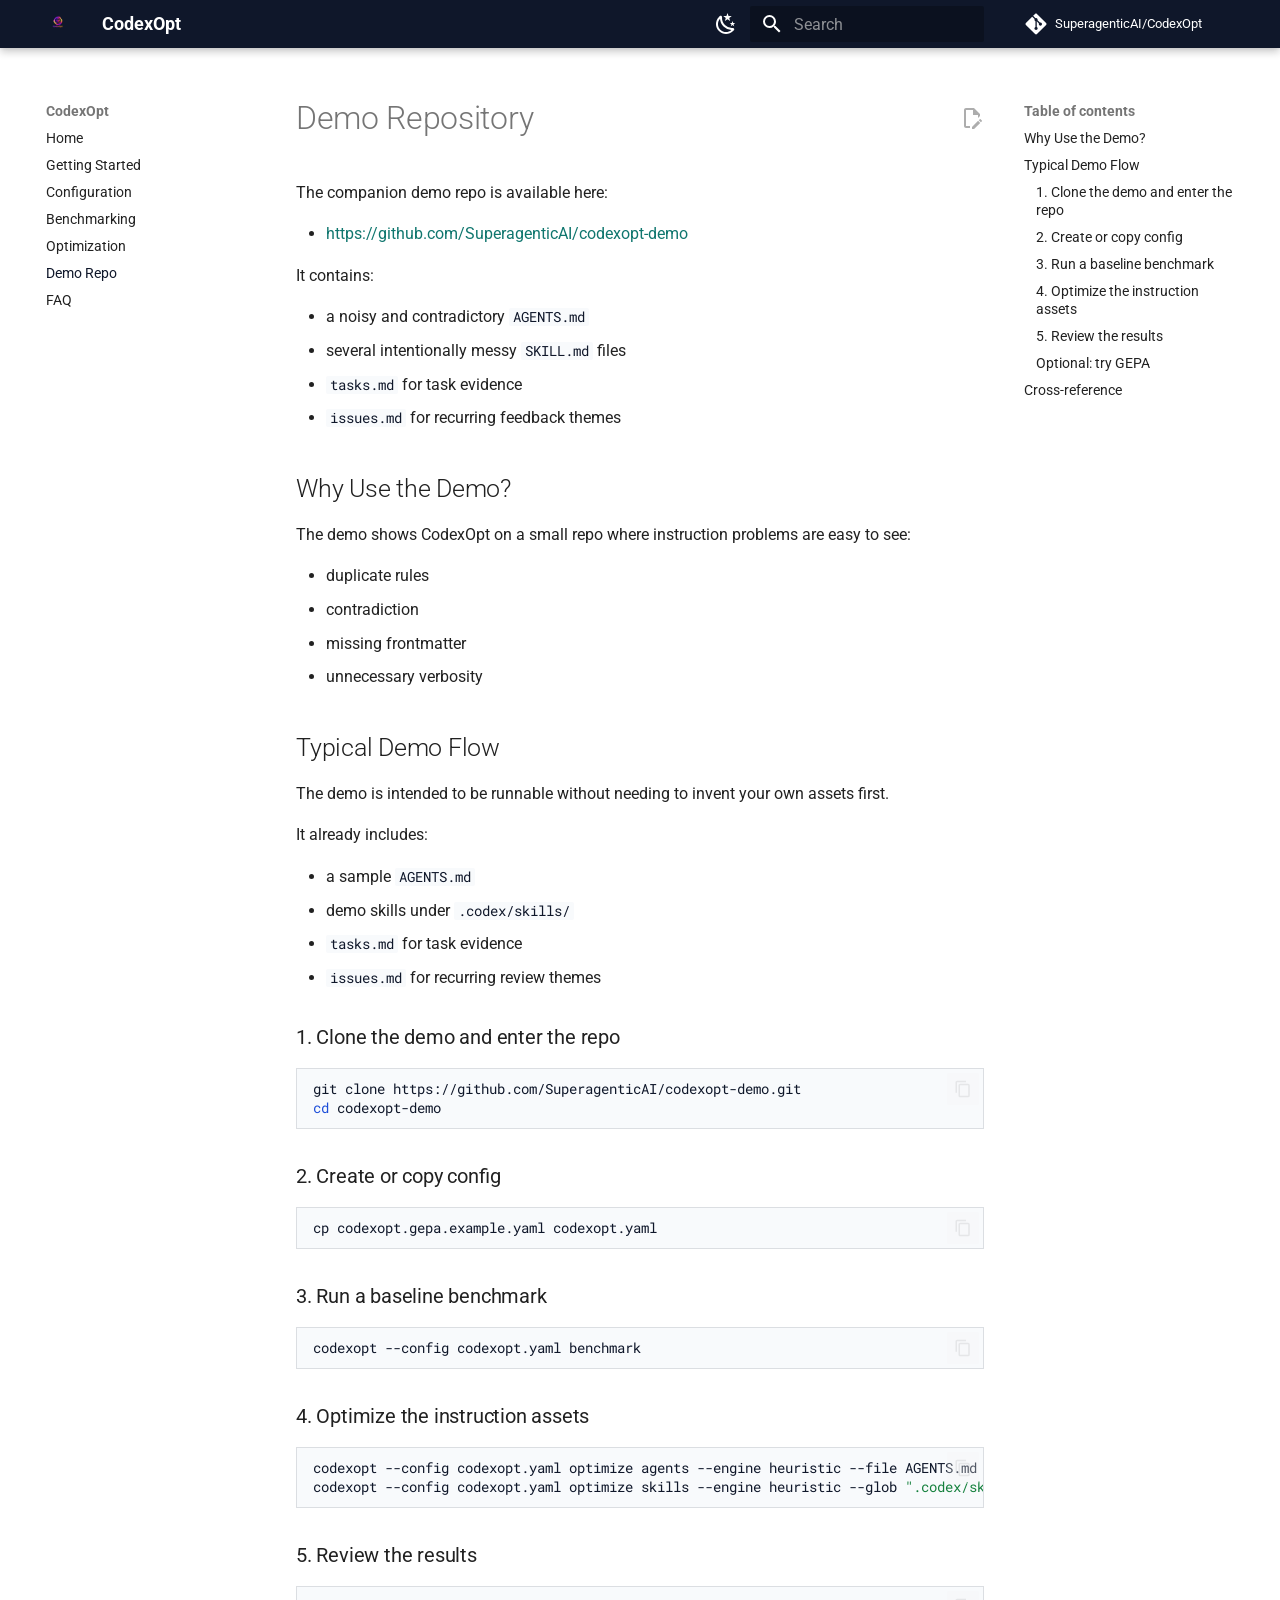
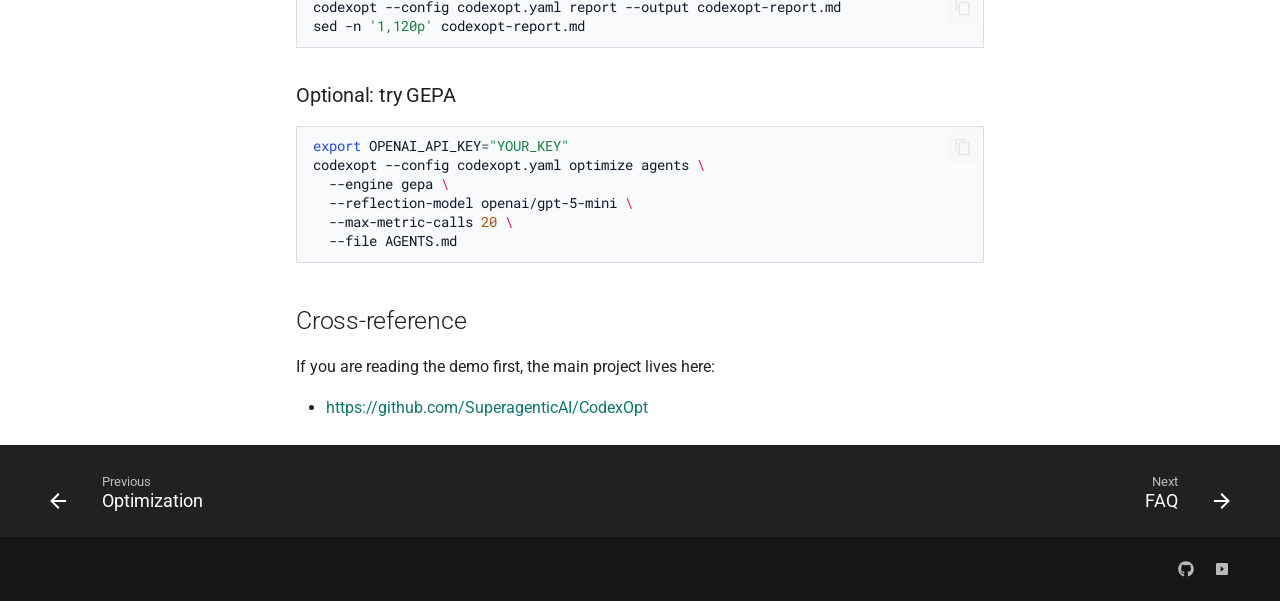
<file: demo/index.html>
<!doctype html>
<html lang="en" class="no-js">
  <head>
    
      <meta charset="utf-8">
      <meta name="viewport" content="width=device-width,initial-scale=1">
      
        <meta name="description" content="Benchmark and optimize AGENTS.md and SKILL.md for Codex">
      
      
      
        <link rel="canonical" href="https://superagenticai.github.io/CodexOpt/demo/">
      
      
        <link rel="prev" href="../optimization/">
      
      
        <link rel="next" href="../faq/">
      
      
        
      
      
      <link rel="icon" href="../assets/codexopt_favicon.png">
      <meta name="generator" content="mkdocs-1.6.1, mkdocs-material-9.7.5">
    
    
      
        <title>Demo Repo - CodexOpt</title>
      
    
    
      <link rel="stylesheet" href="../assets/stylesheets/main.484c7ddc.min.css">
      
        
        <link rel="stylesheet" href="../assets/stylesheets/palette.ab4e12ef.min.css">
      
      


    
    
      
    
    
      
        
        
        <link rel="preconnect" href="https://fonts.gstatic.com" crossorigin>
        <link rel="stylesheet" href="https://fonts.googleapis.com/css?family=Roboto:300,300i,400,400i,700,700i%7CRoboto+Mono:400,400i,700,700i&display=fallback">
        <style>:root{--md-text-font:"Roboto";--md-code-font:"Roboto Mono"}</style>
      
    
    
      <link rel="stylesheet" href="../stylesheets/extra.css">
    
    <script>__md_scope=new URL("..",location),__md_hash=e=>[...e].reduce(((e,_)=>(e<<5)-e+_.charCodeAt(0)),0),__md_get=(e,_=localStorage,t=__md_scope)=>JSON.parse(_.getItem(t.pathname+"."+e)),__md_set=(e,_,t=localStorage,a=__md_scope)=>{try{t.setItem(a.pathname+"."+e,JSON.stringify(_))}catch(e){}}</script>
    
      

    
    
  </head>
  
  
    
    
      
    
    
    
    
    <body dir="ltr" data-md-color-scheme="default" data-md-color-primary="custom" data-md-color-accent="custom">
  
    
    <input class="md-toggle" data-md-toggle="drawer" type="checkbox" id="__drawer" autocomplete="off">
    <input class="md-toggle" data-md-toggle="search" type="checkbox" id="__search" autocomplete="off">
    <label class="md-overlay" for="__drawer"></label>
    <div data-md-component="skip">
      
        
        <a href="#demo-repository" class="md-skip">
          Skip to content
        </a>
      
    </div>
    <div data-md-component="announce">
      
    </div>
    
    
      

  

<header class="md-header md-header--shadow" data-md-component="header">
  <nav class="md-header__inner md-grid" aria-label="Header">
    <a href=".." title="CodexOpt" class="md-header__button md-logo" aria-label="CodexOpt" data-md-component="logo">
      
  <img src="../assets/codexopt_logo.png" alt="logo">

    </a>
    <label class="md-header__button md-icon" for="__drawer">
      
      <svg xmlns="http://www.w3.org/2000/svg" viewBox="0 0 24 24"><path d="M3 6h18v2H3zm0 5h18v2H3zm0 5h18v2H3z"/></svg>
    </label>
    <div class="md-header__title" data-md-component="header-title">
      <div class="md-header__ellipsis">
        <div class="md-header__topic">
          <span class="md-ellipsis">
            CodexOpt
          </span>
        </div>
        <div class="md-header__topic" data-md-component="header-topic">
          <span class="md-ellipsis">
            
              Demo Repo
            
          </span>
        </div>
      </div>
    </div>
    
      
        <form class="md-header__option" data-md-component="palette">
  
    
    
    
    <input class="md-option" data-md-color-media="" data-md-color-scheme="default" data-md-color-primary="custom" data-md-color-accent="custom"  aria-label="Switch to dark mode"  type="radio" name="__palette" id="__palette_0">
    
      <label class="md-header__button md-icon" title="Switch to dark mode" for="__palette_1" hidden>
        <svg xmlns="http://www.w3.org/2000/svg" viewBox="0 0 24 24"><path d="m17.75 4.09-2.53 1.94.91 3.06-2.63-1.81-2.63 1.81.91-3.06-2.53-1.94L12.44 4l1.06-3 1.06 3zm3.5 6.91-1.64 1.25.59 1.98-1.7-1.17-1.7 1.17.59-1.98L15.75 11l2.06-.05L18.5 9l.69 1.95zm-2.28 4.95c.83-.08 1.72 1.1 1.19 1.85-.32.45-.66.87-1.08 1.27C15.17 23 8.84 23 4.94 19.07c-3.91-3.9-3.91-10.24 0-14.14.4-.4.82-.76 1.27-1.08.75-.53 1.93.36 1.85 1.19-.27 2.86.69 5.83 2.89 8.02a9.96 9.96 0 0 0 8.02 2.89m-1.64 2.02a12.08 12.08 0 0 1-7.8-3.47c-2.17-2.19-3.33-5-3.49-7.82-2.81 3.14-2.7 7.96.31 10.98 3.02 3.01 7.84 3.12 10.98.31"/></svg>
      </label>
    
  
    
    
    
    <input class="md-option" data-md-color-media="" data-md-color-scheme="slate" data-md-color-primary="custom" data-md-color-accent="custom"  aria-label="Switch to light mode"  type="radio" name="__palette" id="__palette_1">
    
      <label class="md-header__button md-icon" title="Switch to light mode" for="__palette_0" hidden>
        <svg xmlns="http://www.w3.org/2000/svg" viewBox="0 0 24 24"><path d="M12 7a5 5 0 0 1 5 5 5 5 0 0 1-5 5 5 5 0 0 1-5-5 5 5 0 0 1 5-5m0 2a3 3 0 0 0-3 3 3 3 0 0 0 3 3 3 3 0 0 0 3-3 3 3 0 0 0-3-3m0-7 2.39 3.42C13.65 5.15 12.84 5 12 5s-1.65.15-2.39.42zM3.34 7l4.16-.35A7.2 7.2 0 0 0 5.94 8.5c-.44.74-.69 1.5-.83 2.29zm.02 10 1.76-3.77a7.131 7.131 0 0 0 2.38 4.14zM20.65 7l-1.77 3.79a7.02 7.02 0 0 0-2.38-4.15zm-.01 10-4.14.36c.59-.51 1.12-1.14 1.54-1.86.42-.73.69-1.5.83-2.29zM12 22l-2.41-3.44c.74.27 1.55.44 2.41.44.82 0 1.63-.17 2.37-.44z"/></svg>
      </label>
    
  
</form>
      
    
    
      <script>var palette=__md_get("__palette");if(palette&&palette.color){if("(prefers-color-scheme)"===palette.color.media){var media=matchMedia("(prefers-color-scheme: light)"),input=document.querySelector(media.matches?"[data-md-color-media='(prefers-color-scheme: light)']":"[data-md-color-media='(prefers-color-scheme: dark)']");palette.color.media=input.getAttribute("data-md-color-media"),palette.color.scheme=input.getAttribute("data-md-color-scheme"),palette.color.primary=input.getAttribute("data-md-color-primary"),palette.color.accent=input.getAttribute("data-md-color-accent")}for(var[key,value]of Object.entries(palette.color))document.body.setAttribute("data-md-color-"+key,value)}</script>
    
    
    
      
      
        <label class="md-header__button md-icon" for="__search">
          
          <svg xmlns="http://www.w3.org/2000/svg" viewBox="0 0 24 24"><path d="M9.5 3A6.5 6.5 0 0 1 16 9.5c0 1.61-.59 3.09-1.56 4.23l.27.27h.79l5 5-1.5 1.5-5-5v-.79l-.27-.27A6.52 6.52 0 0 1 9.5 16 6.5 6.5 0 0 1 3 9.5 6.5 6.5 0 0 1 9.5 3m0 2C7 5 5 7 5 9.5S7 14 9.5 14 14 12 14 9.5 12 5 9.5 5"/></svg>
        </label>
        <div class="md-search" data-md-component="search" role="dialog">
  <label class="md-search__overlay" for="__search"></label>
  <div class="md-search__inner" role="search">
    <form class="md-search__form" name="search">
      <input type="text" class="md-search__input" name="query" aria-label="Search" placeholder="Search" autocapitalize="off" autocorrect="off" autocomplete="off" spellcheck="false" data-md-component="search-query" required>
      <label class="md-search__icon md-icon" for="__search">
        
        <svg xmlns="http://www.w3.org/2000/svg" viewBox="0 0 24 24"><path d="M9.5 3A6.5 6.5 0 0 1 16 9.5c0 1.61-.59 3.09-1.56 4.23l.27.27h.79l5 5-1.5 1.5-5-5v-.79l-.27-.27A6.52 6.52 0 0 1 9.5 16 6.5 6.5 0 0 1 3 9.5 6.5 6.5 0 0 1 9.5 3m0 2C7 5 5 7 5 9.5S7 14 9.5 14 14 12 14 9.5 12 5 9.5 5"/></svg>
        
        <svg xmlns="http://www.w3.org/2000/svg" viewBox="0 0 24 24"><path d="M20 11v2H8l5.5 5.5-1.42 1.42L4.16 12l7.92-7.92L13.5 5.5 8 11z"/></svg>
      </label>
      <nav class="md-search__options" aria-label="Search">
        
        <button type="reset" class="md-search__icon md-icon" title="Clear" aria-label="Clear" tabindex="-1">
          
          <svg xmlns="http://www.w3.org/2000/svg" viewBox="0 0 24 24"><path d="M19 6.41 17.59 5 12 10.59 6.41 5 5 6.41 10.59 12 5 17.59 6.41 19 12 13.41 17.59 19 19 17.59 13.41 12z"/></svg>
        </button>
      </nav>
      
        <div class="md-search__suggest" data-md-component="search-suggest"></div>
      
    </form>
    <div class="md-search__output">
      <div class="md-search__scrollwrap" tabindex="0" data-md-scrollfix>
        <div class="md-search-result" data-md-component="search-result">
          <div class="md-search-result__meta">
            Initializing search
          </div>
          <ol class="md-search-result__list" role="presentation"></ol>
        </div>
      </div>
    </div>
  </div>
</div>
      
    
    
      <div class="md-header__source">
        <a href="https://github.com/SuperagenticAI/CodexOpt" title="Go to repository" class="md-source" data-md-component="source">
  <div class="md-source__icon md-icon">
    
    <svg xmlns="http://www.w3.org/2000/svg" viewBox="0 0 448 512"><!--! Font Awesome Free 7.1.0 by @fontawesome - https://fontawesome.com License - https://fontawesome.com/license/free (Icons: CC BY 4.0, Fonts: SIL OFL 1.1, Code: MIT License) Copyright 2025 Fonticons, Inc.--><path d="M439.6 236.1 244 40.5c-5.4-5.5-12.8-8.5-20.4-8.5s-15 3-20.4 8.4L162.5 81l51.5 51.5c27.1-9.1 52.7 16.8 43.4 43.7l49.7 49.7c34.2-11.8 61.2 31 35.5 56.7-26.5 26.5-70.2-2.9-56-37.3L240.3 199v121.9c25.3 12.5 22.3 41.8 9.1 55-6.4 6.4-15.2 10.1-24.3 10.1s-17.8-3.6-24.3-10.1c-17.6-17.6-11.1-46.9 11.2-56v-123c-20.8-8.5-24.6-30.7-18.6-45L142.6 101 8.5 235.1C3 240.6 0 247.9 0 255.5s3 15 8.5 20.4l195.6 195.7c5.4 5.4 12.7 8.4 20.4 8.4s15-3 20.4-8.4l194.7-194.7c5.4-5.4 8.4-12.8 8.4-20.4s-3-15-8.4-20.4"/></svg>
  </div>
  <div class="md-source__repository">
    SuperagenticAI/CodexOpt
  </div>
</a>
      </div>
    
  </nav>
  
</header>
    
    <div class="md-container" data-md-component="container">
      
      
        
          
        
      
      <main class="md-main" data-md-component="main">
        <div class="md-main__inner md-grid">
          
            
              
              <div class="md-sidebar md-sidebar--primary" data-md-component="sidebar" data-md-type="navigation" >
                <div class="md-sidebar__scrollwrap">
                  <div class="md-sidebar__inner">
                    



<nav class="md-nav md-nav--primary" aria-label="Navigation" data-md-level="0">
  <label class="md-nav__title" for="__drawer">
    <a href=".." title="CodexOpt" class="md-nav__button md-logo" aria-label="CodexOpt" data-md-component="logo">
      
  <img src="../assets/codexopt_logo.png" alt="logo">

    </a>
    CodexOpt
  </label>
  
    <div class="md-nav__source">
      <a href="https://github.com/SuperagenticAI/CodexOpt" title="Go to repository" class="md-source" data-md-component="source">
  <div class="md-source__icon md-icon">
    
    <svg xmlns="http://www.w3.org/2000/svg" viewBox="0 0 448 512"><!--! Font Awesome Free 7.1.0 by @fontawesome - https://fontawesome.com License - https://fontawesome.com/license/free (Icons: CC BY 4.0, Fonts: SIL OFL 1.1, Code: MIT License) Copyright 2025 Fonticons, Inc.--><path d="M439.6 236.1 244 40.5c-5.4-5.5-12.8-8.5-20.4-8.5s-15 3-20.4 8.4L162.5 81l51.5 51.5c27.1-9.1 52.7 16.8 43.4 43.7l49.7 49.7c34.2-11.8 61.2 31 35.5 56.7-26.5 26.5-70.2-2.9-56-37.3L240.3 199v121.9c25.3 12.5 22.3 41.8 9.1 55-6.4 6.4-15.2 10.1-24.3 10.1s-17.8-3.6-24.3-10.1c-17.6-17.6-11.1-46.9 11.2-56v-123c-20.8-8.5-24.6-30.7-18.6-45L142.6 101 8.5 235.1C3 240.6 0 247.9 0 255.5s3 15 8.5 20.4l195.6 195.7c5.4 5.4 12.7 8.4 20.4 8.4s15-3 20.4-8.4l194.7-194.7c5.4-5.4 8.4-12.8 8.4-20.4s-3-15-8.4-20.4"/></svg>
  </div>
  <div class="md-source__repository">
    SuperagenticAI/CodexOpt
  </div>
</a>
    </div>
  
  <ul class="md-nav__list" data-md-scrollfix>
    
      
      
  
  
  
  
    <li class="md-nav__item">
      <a href=".." class="md-nav__link">
        
  
  
  <span class="md-ellipsis">
    
  
    Home
  

    
  </span>
  
  

      </a>
    </li>
  

    
      
      
  
  
  
  
    <li class="md-nav__item">
      <a href="../getting-started/" class="md-nav__link">
        
  
  
  <span class="md-ellipsis">
    
  
    Getting Started
  

    
  </span>
  
  

      </a>
    </li>
  

    
      
      
  
  
  
  
    <li class="md-nav__item">
      <a href="../configuration/" class="md-nav__link">
        
  
  
  <span class="md-ellipsis">
    
  
    Configuration
  

    
  </span>
  
  

      </a>
    </li>
  

    
      
      
  
  
  
  
    <li class="md-nav__item">
      <a href="../benchmarking/" class="md-nav__link">
        
  
  
  <span class="md-ellipsis">
    
  
    Benchmarking
  

    
  </span>
  
  

      </a>
    </li>
  

    
      
      
  
  
  
  
    <li class="md-nav__item">
      <a href="../optimization/" class="md-nav__link">
        
  
  
  <span class="md-ellipsis">
    
  
    Optimization
  

    
  </span>
  
  

      </a>
    </li>
  

    
      
      
  
  
    
  
  
  
    <li class="md-nav__item md-nav__item--active">
      
      <input class="md-nav__toggle md-toggle" type="checkbox" id="__toc">
      
      
        
      
      
        <label class="md-nav__link md-nav__link--active" for="__toc">
          
  
  
  <span class="md-ellipsis">
    
  
    Demo Repo
  

    
  </span>
  
  

          <span class="md-nav__icon md-icon"></span>
        </label>
      
      <a href="./" class="md-nav__link md-nav__link--active">
        
  
  
  <span class="md-ellipsis">
    
  
    Demo Repo
  

    
  </span>
  
  

      </a>
      
        

<nav class="md-nav md-nav--secondary" aria-label="Table of contents">
  
  
  
    
  
  
    <label class="md-nav__title" for="__toc">
      <span class="md-nav__icon md-icon"></span>
      Table of contents
    </label>
    <ul class="md-nav__list" data-md-component="toc" data-md-scrollfix>
      
        <li class="md-nav__item">
  <a href="#why-use-the-demo" class="md-nav__link">
    <span class="md-ellipsis">
      
        Why Use the Demo?
      
    </span>
  </a>
  
</li>
      
        <li class="md-nav__item">
  <a href="#typical-demo-flow" class="md-nav__link">
    <span class="md-ellipsis">
      
        Typical Demo Flow
      
    </span>
  </a>
  
    <nav class="md-nav" aria-label="Typical Demo Flow">
      <ul class="md-nav__list">
        
          <li class="md-nav__item">
  <a href="#1-clone-the-demo-and-enter-the-repo" class="md-nav__link">
    <span class="md-ellipsis">
      
        1. Clone the demo and enter the repo
      
    </span>
  </a>
  
</li>
        
          <li class="md-nav__item">
  <a href="#2-create-or-copy-config" class="md-nav__link">
    <span class="md-ellipsis">
      
        2. Create or copy config
      
    </span>
  </a>
  
</li>
        
          <li class="md-nav__item">
  <a href="#3-run-a-baseline-benchmark" class="md-nav__link">
    <span class="md-ellipsis">
      
        3. Run a baseline benchmark
      
    </span>
  </a>
  
</li>
        
          <li class="md-nav__item">
  <a href="#4-optimize-the-instruction-assets" class="md-nav__link">
    <span class="md-ellipsis">
      
        4. Optimize the instruction assets
      
    </span>
  </a>
  
</li>
        
          <li class="md-nav__item">
  <a href="#5-review-the-results" class="md-nav__link">
    <span class="md-ellipsis">
      
        5. Review the results
      
    </span>
  </a>
  
</li>
        
          <li class="md-nav__item">
  <a href="#optional-try-gepa" class="md-nav__link">
    <span class="md-ellipsis">
      
        Optional: try GEPA
      
    </span>
  </a>
  
</li>
        
      </ul>
    </nav>
  
</li>
      
        <li class="md-nav__item">
  <a href="#cross-reference" class="md-nav__link">
    <span class="md-ellipsis">
      
        Cross-reference
      
    </span>
  </a>
  
</li>
      
    </ul>
  
</nav>
      
    </li>
  

    
      
      
  
  
  
  
    <li class="md-nav__item">
      <a href="../faq/" class="md-nav__link">
        
  
  
  <span class="md-ellipsis">
    
  
    FAQ
  

    
  </span>
  
  

      </a>
    </li>
  

    
  </ul>
</nav>
                  </div>
                </div>
              </div>
            
            
              
              <div class="md-sidebar md-sidebar--secondary" data-md-component="sidebar" data-md-type="toc" >
                <div class="md-sidebar__scrollwrap">
                  <div class="md-sidebar__inner">
                    

<nav class="md-nav md-nav--secondary" aria-label="Table of contents">
  
  
  
    
  
  
    <label class="md-nav__title" for="__toc">
      <span class="md-nav__icon md-icon"></span>
      Table of contents
    </label>
    <ul class="md-nav__list" data-md-component="toc" data-md-scrollfix>
      
        <li class="md-nav__item">
  <a href="#why-use-the-demo" class="md-nav__link">
    <span class="md-ellipsis">
      
        Why Use the Demo?
      
    </span>
  </a>
  
</li>
      
        <li class="md-nav__item">
  <a href="#typical-demo-flow" class="md-nav__link">
    <span class="md-ellipsis">
      
        Typical Demo Flow
      
    </span>
  </a>
  
    <nav class="md-nav" aria-label="Typical Demo Flow">
      <ul class="md-nav__list">
        
          <li class="md-nav__item">
  <a href="#1-clone-the-demo-and-enter-the-repo" class="md-nav__link">
    <span class="md-ellipsis">
      
        1. Clone the demo and enter the repo
      
    </span>
  </a>
  
</li>
        
          <li class="md-nav__item">
  <a href="#2-create-or-copy-config" class="md-nav__link">
    <span class="md-ellipsis">
      
        2. Create or copy config
      
    </span>
  </a>
  
</li>
        
          <li class="md-nav__item">
  <a href="#3-run-a-baseline-benchmark" class="md-nav__link">
    <span class="md-ellipsis">
      
        3. Run a baseline benchmark
      
    </span>
  </a>
  
</li>
        
          <li class="md-nav__item">
  <a href="#4-optimize-the-instruction-assets" class="md-nav__link">
    <span class="md-ellipsis">
      
        4. Optimize the instruction assets
      
    </span>
  </a>
  
</li>
        
          <li class="md-nav__item">
  <a href="#5-review-the-results" class="md-nav__link">
    <span class="md-ellipsis">
      
        5. Review the results
      
    </span>
  </a>
  
</li>
        
          <li class="md-nav__item">
  <a href="#optional-try-gepa" class="md-nav__link">
    <span class="md-ellipsis">
      
        Optional: try GEPA
      
    </span>
  </a>
  
</li>
        
      </ul>
    </nav>
  
</li>
      
        <li class="md-nav__item">
  <a href="#cross-reference" class="md-nav__link">
    <span class="md-ellipsis">
      
        Cross-reference
      
    </span>
  </a>
  
</li>
      
    </ul>
  
</nav>
                  </div>
                </div>
              </div>
            
          
          
            <div class="md-content" data-md-component="content">
              
              <article class="md-content__inner md-typeset">
                
                  


  
    <a href="https://github.com/SuperagenticAI/CodexOpt/edit/main/docs/demo.md" title="Edit this page" class="md-content__button md-icon" rel="edit">
      
      <svg xmlns="http://www.w3.org/2000/svg" viewBox="0 0 24 24"><path d="M10 20H6V4h7v5h5v3.1l2-2V8l-6-6H6c-1.1 0-2 .9-2 2v16c0 1.1.9 2 2 2h4zm10.2-7c.1 0 .3.1.4.2l1.3 1.3c.2.2.2.6 0 .8l-1 1-2.1-2.1 1-1c.1-.1.2-.2.4-.2m0 3.9L14.1 23H12v-2.1l6.1-6.1z"/></svg>
    </a>
  
  


<h1 id="demo-repository">Demo Repository<a class="headerlink" href="#demo-repository" title="Permanent link">&para;</a></h1>
<p>The companion demo repo is available here:</p>
<ul>
<li><a href="https://github.com/SuperagenticAI/codexopt-demo">https://github.com/SuperagenticAI/codexopt-demo</a></li>
</ul>
<p>It contains:</p>
<ul>
<li>a noisy and contradictory <code>AGENTS.md</code></li>
<li>several intentionally messy <code>SKILL.md</code> files</li>
<li><code>tasks.md</code> for task evidence</li>
<li><code>issues.md</code> for recurring feedback themes</li>
</ul>
<h2 id="why-use-the-demo">Why Use the Demo?<a class="headerlink" href="#why-use-the-demo" title="Permanent link">&para;</a></h2>
<p>The demo shows CodexOpt on a small repo where instruction problems are easy to see:</p>
<ul>
<li>duplicate rules</li>
<li>contradiction</li>
<li>missing frontmatter</li>
<li>unnecessary verbosity</li>
</ul>
<h2 id="typical-demo-flow">Typical Demo Flow<a class="headerlink" href="#typical-demo-flow" title="Permanent link">&para;</a></h2>
<p>The demo is intended to be runnable without needing to invent your own assets first.</p>
<p>It already includes:</p>
<ul>
<li>a sample <code>AGENTS.md</code></li>
<li>demo skills under <code>.codex/skills/</code></li>
<li><code>tasks.md</code> for task evidence</li>
<li><code>issues.md</code> for recurring review themes</li>
</ul>
<h3 id="1-clone-the-demo-and-enter-the-repo">1. Clone the demo and enter the repo<a class="headerlink" href="#1-clone-the-demo-and-enter-the-repo" title="Permanent link">&para;</a></h3>
<div class="language-bash highlight"><pre><span></span><code><span id="__span-0-1"><a id="__codelineno-0-1" name="__codelineno-0-1" href="#__codelineno-0-1"></a>git<span class="w"> </span>clone<span class="w"> </span>https://github.com/SuperagenticAI/codexopt-demo.git
</span><span id="__span-0-2"><a id="__codelineno-0-2" name="__codelineno-0-2" href="#__codelineno-0-2"></a><span class="nb">cd</span><span class="w"> </span>codexopt-demo
</span></code></pre></div>
<h3 id="2-create-or-copy-config">2. Create or copy config<a class="headerlink" href="#2-create-or-copy-config" title="Permanent link">&para;</a></h3>
<div class="language-bash highlight"><pre><span></span><code><span id="__span-1-1"><a id="__codelineno-1-1" name="__codelineno-1-1" href="#__codelineno-1-1"></a>cp<span class="w"> </span>codexopt.gepa.example.yaml<span class="w"> </span>codexopt.yaml
</span></code></pre></div>
<h3 id="3-run-a-baseline-benchmark">3. Run a baseline benchmark<a class="headerlink" href="#3-run-a-baseline-benchmark" title="Permanent link">&para;</a></h3>
<div class="language-bash highlight"><pre><span></span><code><span id="__span-2-1"><a id="__codelineno-2-1" name="__codelineno-2-1" href="#__codelineno-2-1"></a>codexopt<span class="w"> </span>--config<span class="w"> </span>codexopt.yaml<span class="w"> </span>benchmark
</span></code></pre></div>
<h3 id="4-optimize-the-instruction-assets">4. Optimize the instruction assets<a class="headerlink" href="#4-optimize-the-instruction-assets" title="Permanent link">&para;</a></h3>
<div class="language-bash highlight"><pre><span></span><code><span id="__span-3-1"><a id="__codelineno-3-1" name="__codelineno-3-1" href="#__codelineno-3-1"></a>codexopt<span class="w"> </span>--config<span class="w"> </span>codexopt.yaml<span class="w"> </span>optimize<span class="w"> </span>agents<span class="w"> </span>--engine<span class="w"> </span>heuristic<span class="w"> </span>--file<span class="w"> </span>AGENTS.md
</span><span id="__span-3-2"><a id="__codelineno-3-2" name="__codelineno-3-2" href="#__codelineno-3-2"></a>codexopt<span class="w"> </span>--config<span class="w"> </span>codexopt.yaml<span class="w"> </span>optimize<span class="w"> </span>skills<span class="w"> </span>--engine<span class="w"> </span>heuristic<span class="w"> </span>--glob<span class="w"> </span><span class="s2">&quot;.codex/skills/**/SKILL.md&quot;</span>
</span></code></pre></div>
<h3 id="5-review-the-results">5. Review the results<a class="headerlink" href="#5-review-the-results" title="Permanent link">&para;</a></h3>
<div class="language-bash highlight"><pre><span></span><code><span id="__span-4-1"><a id="__codelineno-4-1" name="__codelineno-4-1" href="#__codelineno-4-1"></a>codexopt<span class="w"> </span>--config<span class="w"> </span>codexopt.yaml<span class="w"> </span>report<span class="w"> </span>--output<span class="w"> </span>codexopt-report.md
</span><span id="__span-4-2"><a id="__codelineno-4-2" name="__codelineno-4-2" href="#__codelineno-4-2"></a>sed<span class="w"> </span>-n<span class="w"> </span><span class="s1">&#39;1,120p&#39;</span><span class="w"> </span>codexopt-report.md
</span></code></pre></div>
<h3 id="optional-try-gepa">Optional: try GEPA<a class="headerlink" href="#optional-try-gepa" title="Permanent link">&para;</a></h3>
<div class="language-bash highlight"><pre><span></span><code><span id="__span-5-1"><a id="__codelineno-5-1" name="__codelineno-5-1" href="#__codelineno-5-1"></a><span class="nb">export</span><span class="w"> </span><span class="nv">OPENAI_API_KEY</span><span class="o">=</span><span class="s2">&quot;YOUR_KEY&quot;</span>
</span><span id="__span-5-2"><a id="__codelineno-5-2" name="__codelineno-5-2" href="#__codelineno-5-2"></a>codexopt<span class="w"> </span>--config<span class="w"> </span>codexopt.yaml<span class="w"> </span>optimize<span class="w"> </span>agents<span class="w"> </span><span class="se">\</span>
</span><span id="__span-5-3"><a id="__codelineno-5-3" name="__codelineno-5-3" href="#__codelineno-5-3"></a><span class="w">  </span>--engine<span class="w"> </span>gepa<span class="w"> </span><span class="se">\</span>
</span><span id="__span-5-4"><a id="__codelineno-5-4" name="__codelineno-5-4" href="#__codelineno-5-4"></a><span class="w">  </span>--reflection-model<span class="w"> </span>openai/gpt-5-mini<span class="w"> </span><span class="se">\</span>
</span><span id="__span-5-5"><a id="__codelineno-5-5" name="__codelineno-5-5" href="#__codelineno-5-5"></a><span class="w">  </span>--max-metric-calls<span class="w"> </span><span class="m">20</span><span class="w"> </span><span class="se">\</span>
</span><span id="__span-5-6"><a id="__codelineno-5-6" name="__codelineno-5-6" href="#__codelineno-5-6"></a><span class="w">  </span>--file<span class="w"> </span>AGENTS.md
</span></code></pre></div>
<h2 id="cross-reference">Cross-reference<a class="headerlink" href="#cross-reference" title="Permanent link">&para;</a></h2>
<p>If you are reading the demo first, the main project lives here:</p>
<ul>
<li><a href="https://github.com/SuperagenticAI/CodexOpt">https://github.com/SuperagenticAI/CodexOpt</a></li>
</ul>












                
              </article>
            </div>
          
          
<script>var target=document.getElementById(location.hash.slice(1));target&&target.name&&(target.checked=target.name.startsWith("__tabbed_"))</script>
        </div>
        
          <button type="button" class="md-top md-icon" data-md-component="top" hidden>
  
  <svg xmlns="http://www.w3.org/2000/svg" viewBox="0 0 24 24"><path d="M13 20h-2V8l-5.5 5.5-1.42-1.42L12 4.16l7.92 7.92-1.42 1.42L13 8z"/></svg>
  Back to top
</button>
        
      </main>
      
        <footer class="md-footer">
  
    
      
      <nav class="md-footer__inner md-grid" aria-label="Footer" >
        
          
          <a href="../optimization/" class="md-footer__link md-footer__link--prev" aria-label="Previous: Optimization">
            <div class="md-footer__button md-icon">
              
              <svg xmlns="http://www.w3.org/2000/svg" viewBox="0 0 24 24"><path d="M20 11v2H8l5.5 5.5-1.42 1.42L4.16 12l7.92-7.92L13.5 5.5 8 11z"/></svg>
            </div>
            <div class="md-footer__title">
              <span class="md-footer__direction">
                Previous
              </span>
              <div class="md-ellipsis">
                Optimization
              </div>
            </div>
          </a>
        
        
          
          <a href="../faq/" class="md-footer__link md-footer__link--next" aria-label="Next: FAQ">
            <div class="md-footer__title">
              <span class="md-footer__direction">
                Next
              </span>
              <div class="md-ellipsis">
                FAQ
              </div>
            </div>
            <div class="md-footer__button md-icon">
              
              <svg xmlns="http://www.w3.org/2000/svg" viewBox="0 0 24 24"><path d="M4 11v2h12l-5.5 5.5 1.42 1.42L19.84 12l-7.92-7.92L10.5 5.5 16 11z"/></svg>
            </div>
          </a>
        
      </nav>
    
  
  <div class="md-footer-meta md-typeset">
    <div class="md-footer-meta__inner md-grid">
      <div class="md-copyright">
  
  
</div>
      
        
<div class="md-social">
  
    
    
    
    
      
      
    
    <a href="https://github.com/SuperagenticAI/CodexOpt" target="_blank" rel="noopener" title="github.com" class="md-social__link">
      <svg xmlns="http://www.w3.org/2000/svg" viewBox="0 0 512 512"><!--! Font Awesome Free 7.1.0 by @fontawesome - https://fontawesome.com License - https://fontawesome.com/license/free (Icons: CC BY 4.0, Fonts: SIL OFL 1.1, Code: MIT License) Copyright 2025 Fonticons, Inc.--><path d="M173.9 397.4c0 2-2.3 3.6-5.2 3.6-3.3.3-5.6-1.3-5.6-3.6 0-2 2.3-3.6 5.2-3.6 3-.3 5.6 1.3 5.6 3.6m-31.1-4.5c-.7 2 1.3 4.3 4.3 4.9 2.6 1 5.6 0 6.2-2s-1.3-4.3-4.3-5.2c-2.6-.7-5.5.3-6.2 2.3m44.2-1.7c-2.9.7-4.9 2.6-4.6 4.9.3 2 2.9 3.3 5.9 2.6 2.9-.7 4.9-2.6 4.6-4.6-.3-1.9-3-3.2-5.9-2.9M252.8 8C114.1 8 8 113.3 8 252c0 110.9 69.8 205.8 169.5 239.2 12.8 2.3 17.3-5.6 17.3-12.1 0-6.2-.3-40.4-.3-61.4 0 0-70 15-84.7-29.8 0 0-11.4-29.1-27.8-36.6 0 0-22.9-15.7 1.6-15.4 0 0 24.9 2 38.6 25.8 21.9 38.6 58.6 27.5 72.9 20.9 2.3-16 8.8-27.1 16-33.7-55.9-6.2-112.3-14.3-112.3-110.5 0-27.5 7.6-41.3 23.6-58.9-2.6-6.5-11.1-33.3 2.6-67.9 20.9-6.5 69 27 69 27 20-5.6 41.5-8.5 62.8-8.5s42.8 2.9 62.8 8.5c0 0 48.1-33.6 69-27 13.7 34.7 5.2 61.4 2.6 67.9 16 17.7 25.8 31.5 25.8 58.9 0 96.5-58.9 104.2-114.8 110.5 9.2 7.9 17 22.9 17 46.4 0 33.7-.3 75.4-.3 83.6 0 6.5 4.6 14.4 17.3 12.1C436.2 457.8 504 362.9 504 252 504 113.3 391.5 8 252.8 8M105.2 352.9c-1.3 1-1 3.3.7 5.2 1.6 1.6 3.9 2.3 5.2 1 1.3-1 1-3.3-.7-5.2-1.6-1.6-3.9-2.3-5.2-1m-10.8-8.1c-.7 1.3.3 2.9 2.3 3.9 1.6 1 3.6.7 4.3-.7.7-1.3-.3-2.9-2.3-3.9-2-.6-3.6-.3-4.3.7m32.4 35.6c-1.6 1.3-1 4.3 1.3 6.2 2.3 2.3 5.2 2.6 6.5 1 1.3-1.3.7-4.3-1.3-6.2-2.2-2.3-5.2-2.6-6.5-1m-11.4-14.7c-1.6 1-1.6 3.6 0 5.9s4.3 3.3 5.6 2.3c1.6-1.3 1.6-3.9 0-6.2-1.4-2.3-4-3.3-5.6-2"/></svg>
    </a>
  
    
    
    
    
      
      
    
    <a href="https://github.com/SuperagenticAI/codexopt-demo" target="_blank" rel="noopener" title="github.com" class="md-social__link">
      <svg xmlns="http://www.w3.org/2000/svg" viewBox="0 0 24 24"><path d="M19 3H5c-1.11 0-2 .89-2 2v14c0 1.1.9 2 2 2h14c1.1 0 2-.9 2-2V5a2 2 0 0 0-2-2m-9 13V8l5 4"/></svg>
    </a>
  
</div>
      
    </div>
  </div>
</footer>
      
    </div>
    <div class="md-dialog" data-md-component="dialog">
      <div class="md-dialog__inner md-typeset"></div>
    </div>
    
    
    
      
      
      <script id="__config" type="application/json">{"annotate": null, "base": "..", "features": ["navigation.instant", "navigation.sections", "navigation.top", "navigation.footer", "content.code.copy", "content.action.edit", "search.suggest", "search.highlight"], "search": "../assets/javascripts/workers/search.2c215733.min.js", "tags": null, "translations": {"clipboard.copied": "Copied to clipboard", "clipboard.copy": "Copy to clipboard", "search.result.more.one": "1 more on this page", "search.result.more.other": "# more on this page", "search.result.none": "No matching documents", "search.result.one": "1 matching document", "search.result.other": "# matching documents", "search.result.placeholder": "Type to start searching", "search.result.term.missing": "Missing", "select.version": "Select version"}, "version": null}</script>
    
    
      <script src="../assets/javascripts/bundle.79ae519e.min.js"></script>
      
    
  </body>
</html>
</file>
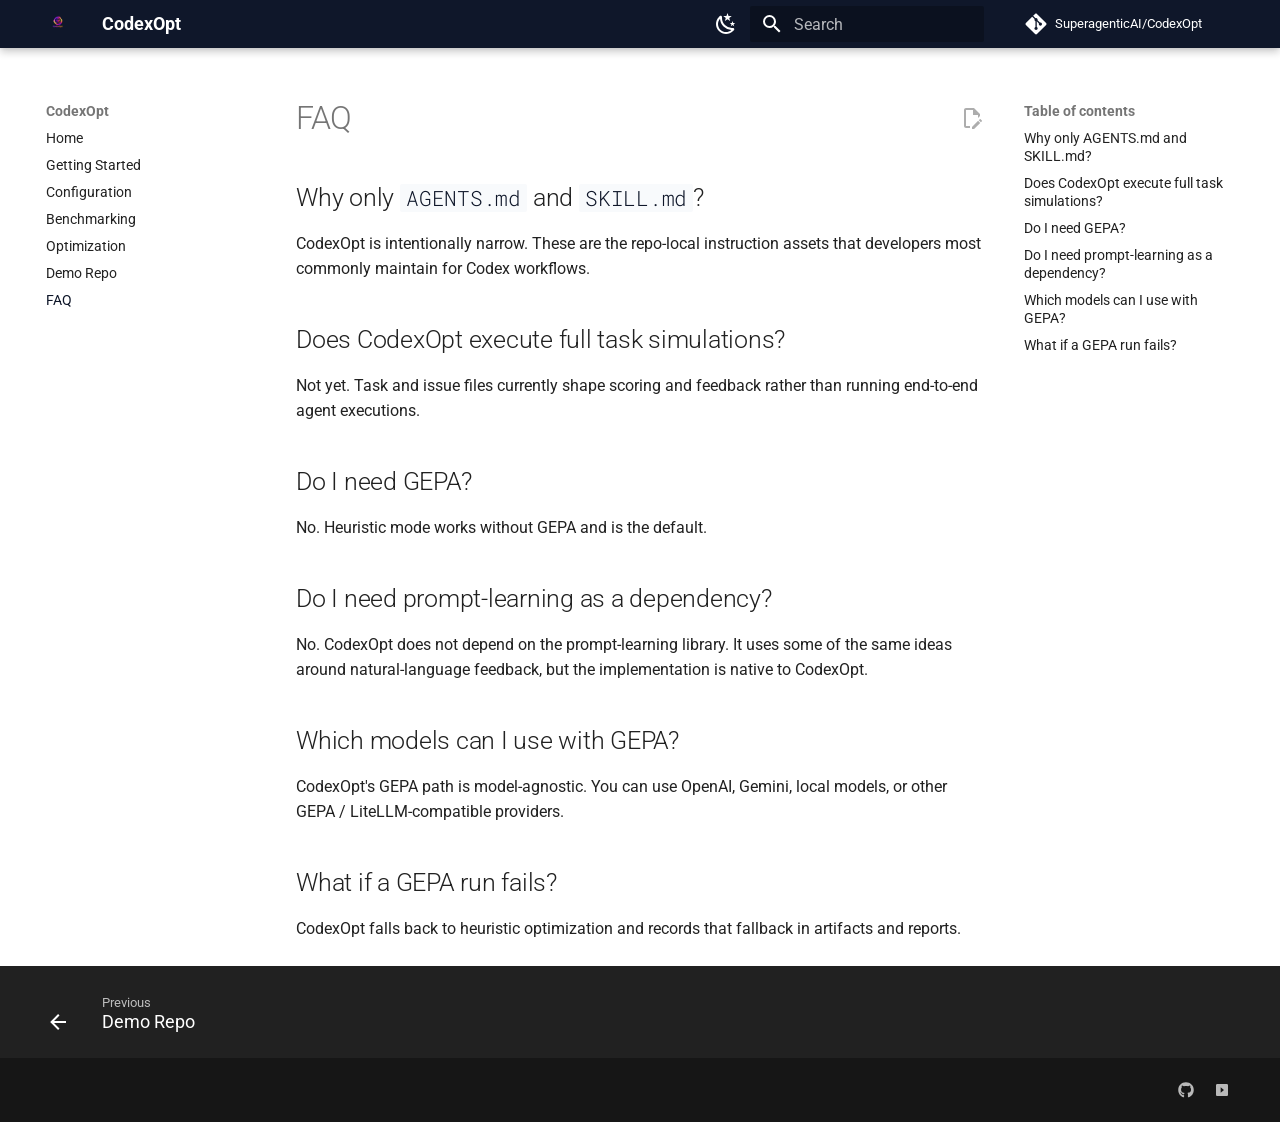
<file: faq/index.html>
<!doctype html>
<html lang="en" class="no-js">
  <head>
    
      <meta charset="utf-8">
      <meta name="viewport" content="width=device-width,initial-scale=1">
      
        <meta name="description" content="Benchmark and optimize AGENTS.md and SKILL.md for Codex">
      
      
      
        <link rel="canonical" href="https://superagenticai.github.io/CodexOpt/faq/">
      
      
        <link rel="prev" href="../demo/">
      
      
      
        
      
      
      <link rel="icon" href="../assets/codexopt_favicon.png">
      <meta name="generator" content="mkdocs-1.6.1, mkdocs-material-9.7.5">
    
    
      
        <title>FAQ - CodexOpt</title>
      
    
    
      <link rel="stylesheet" href="../assets/stylesheets/main.484c7ddc.min.css">
      
        
        <link rel="stylesheet" href="../assets/stylesheets/palette.ab4e12ef.min.css">
      
      


    
    
      
    
    
      
        
        
        <link rel="preconnect" href="https://fonts.gstatic.com" crossorigin>
        <link rel="stylesheet" href="https://fonts.googleapis.com/css?family=Roboto:300,300i,400,400i,700,700i%7CRoboto+Mono:400,400i,700,700i&display=fallback">
        <style>:root{--md-text-font:"Roboto";--md-code-font:"Roboto Mono"}</style>
      
    
    
      <link rel="stylesheet" href="../stylesheets/extra.css">
    
    <script>__md_scope=new URL("..",location),__md_hash=e=>[...e].reduce(((e,_)=>(e<<5)-e+_.charCodeAt(0)),0),__md_get=(e,_=localStorage,t=__md_scope)=>JSON.parse(_.getItem(t.pathname+"."+e)),__md_set=(e,_,t=localStorage,a=__md_scope)=>{try{t.setItem(a.pathname+"."+e,JSON.stringify(_))}catch(e){}}</script>
    
      

    
    
  </head>
  
  
    
    
      
    
    
    
    
    <body dir="ltr" data-md-color-scheme="default" data-md-color-primary="custom" data-md-color-accent="custom">
  
    
    <input class="md-toggle" data-md-toggle="drawer" type="checkbox" id="__drawer" autocomplete="off">
    <input class="md-toggle" data-md-toggle="search" type="checkbox" id="__search" autocomplete="off">
    <label class="md-overlay" for="__drawer"></label>
    <div data-md-component="skip">
      
        
        <a href="#faq" class="md-skip">
          Skip to content
        </a>
      
    </div>
    <div data-md-component="announce">
      
    </div>
    
    
      

  

<header class="md-header md-header--shadow" data-md-component="header">
  <nav class="md-header__inner md-grid" aria-label="Header">
    <a href=".." title="CodexOpt" class="md-header__button md-logo" aria-label="CodexOpt" data-md-component="logo">
      
  <img src="../assets/codexopt_logo.png" alt="logo">

    </a>
    <label class="md-header__button md-icon" for="__drawer">
      
      <svg xmlns="http://www.w3.org/2000/svg" viewBox="0 0 24 24"><path d="M3 6h18v2H3zm0 5h18v2H3zm0 5h18v2H3z"/></svg>
    </label>
    <div class="md-header__title" data-md-component="header-title">
      <div class="md-header__ellipsis">
        <div class="md-header__topic">
          <span class="md-ellipsis">
            CodexOpt
          </span>
        </div>
        <div class="md-header__topic" data-md-component="header-topic">
          <span class="md-ellipsis">
            
              FAQ
            
          </span>
        </div>
      </div>
    </div>
    
      
        <form class="md-header__option" data-md-component="palette">
  
    
    
    
    <input class="md-option" data-md-color-media="" data-md-color-scheme="default" data-md-color-primary="custom" data-md-color-accent="custom"  aria-label="Switch to dark mode"  type="radio" name="__palette" id="__palette_0">
    
      <label class="md-header__button md-icon" title="Switch to dark mode" for="__palette_1" hidden>
        <svg xmlns="http://www.w3.org/2000/svg" viewBox="0 0 24 24"><path d="m17.75 4.09-2.53 1.94.91 3.06-2.63-1.81-2.63 1.81.91-3.06-2.53-1.94L12.44 4l1.06-3 1.06 3zm3.5 6.91-1.64 1.25.59 1.98-1.7-1.17-1.7 1.17.59-1.98L15.75 11l2.06-.05L18.5 9l.69 1.95zm-2.28 4.95c.83-.08 1.72 1.1 1.19 1.85-.32.45-.66.87-1.08 1.27C15.17 23 8.84 23 4.94 19.07c-3.91-3.9-3.91-10.24 0-14.14.4-.4.82-.76 1.27-1.08.75-.53 1.93.36 1.85 1.19-.27 2.86.69 5.83 2.89 8.02a9.96 9.96 0 0 0 8.02 2.89m-1.64 2.02a12.08 12.08 0 0 1-7.8-3.47c-2.17-2.19-3.33-5-3.49-7.82-2.81 3.14-2.7 7.96.31 10.98 3.02 3.01 7.84 3.12 10.98.31"/></svg>
      </label>
    
  
    
    
    
    <input class="md-option" data-md-color-media="" data-md-color-scheme="slate" data-md-color-primary="custom" data-md-color-accent="custom"  aria-label="Switch to light mode"  type="radio" name="__palette" id="__palette_1">
    
      <label class="md-header__button md-icon" title="Switch to light mode" for="__palette_0" hidden>
        <svg xmlns="http://www.w3.org/2000/svg" viewBox="0 0 24 24"><path d="M12 7a5 5 0 0 1 5 5 5 5 0 0 1-5 5 5 5 0 0 1-5-5 5 5 0 0 1 5-5m0 2a3 3 0 0 0-3 3 3 3 0 0 0 3 3 3 3 0 0 0 3-3 3 3 0 0 0-3-3m0-7 2.39 3.42C13.65 5.15 12.84 5 12 5s-1.65.15-2.39.42zM3.34 7l4.16-.35A7.2 7.2 0 0 0 5.94 8.5c-.44.74-.69 1.5-.83 2.29zm.02 10 1.76-3.77a7.131 7.131 0 0 0 2.38 4.14zM20.65 7l-1.77 3.79a7.02 7.02 0 0 0-2.38-4.15zm-.01 10-4.14.36c.59-.51 1.12-1.14 1.54-1.86.42-.73.69-1.5.83-2.29zM12 22l-2.41-3.44c.74.27 1.55.44 2.41.44.82 0 1.63-.17 2.37-.44z"/></svg>
      </label>
    
  
</form>
      
    
    
      <script>var palette=__md_get("__palette");if(palette&&palette.color){if("(prefers-color-scheme)"===palette.color.media){var media=matchMedia("(prefers-color-scheme: light)"),input=document.querySelector(media.matches?"[data-md-color-media='(prefers-color-scheme: light)']":"[data-md-color-media='(prefers-color-scheme: dark)']");palette.color.media=input.getAttribute("data-md-color-media"),palette.color.scheme=input.getAttribute("data-md-color-scheme"),palette.color.primary=input.getAttribute("data-md-color-primary"),palette.color.accent=input.getAttribute("data-md-color-accent")}for(var[key,value]of Object.entries(palette.color))document.body.setAttribute("data-md-color-"+key,value)}</script>
    
    
    
      
      
        <label class="md-header__button md-icon" for="__search">
          
          <svg xmlns="http://www.w3.org/2000/svg" viewBox="0 0 24 24"><path d="M9.5 3A6.5 6.5 0 0 1 16 9.5c0 1.61-.59 3.09-1.56 4.23l.27.27h.79l5 5-1.5 1.5-5-5v-.79l-.27-.27A6.52 6.52 0 0 1 9.5 16 6.5 6.5 0 0 1 3 9.5 6.5 6.5 0 0 1 9.5 3m0 2C7 5 5 7 5 9.5S7 14 9.5 14 14 12 14 9.5 12 5 9.5 5"/></svg>
        </label>
        <div class="md-search" data-md-component="search" role="dialog">
  <label class="md-search__overlay" for="__search"></label>
  <div class="md-search__inner" role="search">
    <form class="md-search__form" name="search">
      <input type="text" class="md-search__input" name="query" aria-label="Search" placeholder="Search" autocapitalize="off" autocorrect="off" autocomplete="off" spellcheck="false" data-md-component="search-query" required>
      <label class="md-search__icon md-icon" for="__search">
        
        <svg xmlns="http://www.w3.org/2000/svg" viewBox="0 0 24 24"><path d="M9.5 3A6.5 6.5 0 0 1 16 9.5c0 1.61-.59 3.09-1.56 4.23l.27.27h.79l5 5-1.5 1.5-5-5v-.79l-.27-.27A6.52 6.52 0 0 1 9.5 16 6.5 6.5 0 0 1 3 9.5 6.5 6.5 0 0 1 9.5 3m0 2C7 5 5 7 5 9.5S7 14 9.5 14 14 12 14 9.5 12 5 9.5 5"/></svg>
        
        <svg xmlns="http://www.w3.org/2000/svg" viewBox="0 0 24 24"><path d="M20 11v2H8l5.5 5.5-1.42 1.42L4.16 12l7.92-7.92L13.5 5.5 8 11z"/></svg>
      </label>
      <nav class="md-search__options" aria-label="Search">
        
        <button type="reset" class="md-search__icon md-icon" title="Clear" aria-label="Clear" tabindex="-1">
          
          <svg xmlns="http://www.w3.org/2000/svg" viewBox="0 0 24 24"><path d="M19 6.41 17.59 5 12 10.59 6.41 5 5 6.41 10.59 12 5 17.59 6.41 19 12 13.41 17.59 19 19 17.59 13.41 12z"/></svg>
        </button>
      </nav>
      
        <div class="md-search__suggest" data-md-component="search-suggest"></div>
      
    </form>
    <div class="md-search__output">
      <div class="md-search__scrollwrap" tabindex="0" data-md-scrollfix>
        <div class="md-search-result" data-md-component="search-result">
          <div class="md-search-result__meta">
            Initializing search
          </div>
          <ol class="md-search-result__list" role="presentation"></ol>
        </div>
      </div>
    </div>
  </div>
</div>
      
    
    
      <div class="md-header__source">
        <a href="https://github.com/SuperagenticAI/CodexOpt" title="Go to repository" class="md-source" data-md-component="source">
  <div class="md-source__icon md-icon">
    
    <svg xmlns="http://www.w3.org/2000/svg" viewBox="0 0 448 512"><!--! Font Awesome Free 7.1.0 by @fontawesome - https://fontawesome.com License - https://fontawesome.com/license/free (Icons: CC BY 4.0, Fonts: SIL OFL 1.1, Code: MIT License) Copyright 2025 Fonticons, Inc.--><path d="M439.6 236.1 244 40.5c-5.4-5.5-12.8-8.5-20.4-8.5s-15 3-20.4 8.4L162.5 81l51.5 51.5c27.1-9.1 52.7 16.8 43.4 43.7l49.7 49.7c34.2-11.8 61.2 31 35.5 56.7-26.5 26.5-70.2-2.9-56-37.3L240.3 199v121.9c25.3 12.5 22.3 41.8 9.1 55-6.4 6.4-15.2 10.1-24.3 10.1s-17.8-3.6-24.3-10.1c-17.6-17.6-11.1-46.9 11.2-56v-123c-20.8-8.5-24.6-30.7-18.6-45L142.6 101 8.5 235.1C3 240.6 0 247.9 0 255.5s3 15 8.5 20.4l195.6 195.7c5.4 5.4 12.7 8.4 20.4 8.4s15-3 20.4-8.4l194.7-194.7c5.4-5.4 8.4-12.8 8.4-20.4s-3-15-8.4-20.4"/></svg>
  </div>
  <div class="md-source__repository">
    SuperagenticAI/CodexOpt
  </div>
</a>
      </div>
    
  </nav>
  
</header>
    
    <div class="md-container" data-md-component="container">
      
      
        
          
        
      
      <main class="md-main" data-md-component="main">
        <div class="md-main__inner md-grid">
          
            
              
              <div class="md-sidebar md-sidebar--primary" data-md-component="sidebar" data-md-type="navigation" >
                <div class="md-sidebar__scrollwrap">
                  <div class="md-sidebar__inner">
                    



<nav class="md-nav md-nav--primary" aria-label="Navigation" data-md-level="0">
  <label class="md-nav__title" for="__drawer">
    <a href=".." title="CodexOpt" class="md-nav__button md-logo" aria-label="CodexOpt" data-md-component="logo">
      
  <img src="../assets/codexopt_logo.png" alt="logo">

    </a>
    CodexOpt
  </label>
  
    <div class="md-nav__source">
      <a href="https://github.com/SuperagenticAI/CodexOpt" title="Go to repository" class="md-source" data-md-component="source">
  <div class="md-source__icon md-icon">
    
    <svg xmlns="http://www.w3.org/2000/svg" viewBox="0 0 448 512"><!--! Font Awesome Free 7.1.0 by @fontawesome - https://fontawesome.com License - https://fontawesome.com/license/free (Icons: CC BY 4.0, Fonts: SIL OFL 1.1, Code: MIT License) Copyright 2025 Fonticons, Inc.--><path d="M439.6 236.1 244 40.5c-5.4-5.5-12.8-8.5-20.4-8.5s-15 3-20.4 8.4L162.5 81l51.5 51.5c27.1-9.1 52.7 16.8 43.4 43.7l49.7 49.7c34.2-11.8 61.2 31 35.5 56.7-26.5 26.5-70.2-2.9-56-37.3L240.3 199v121.9c25.3 12.5 22.3 41.8 9.1 55-6.4 6.4-15.2 10.1-24.3 10.1s-17.8-3.6-24.3-10.1c-17.6-17.6-11.1-46.9 11.2-56v-123c-20.8-8.5-24.6-30.7-18.6-45L142.6 101 8.5 235.1C3 240.6 0 247.9 0 255.5s3 15 8.5 20.4l195.6 195.7c5.4 5.4 12.7 8.4 20.4 8.4s15-3 20.4-8.4l194.7-194.7c5.4-5.4 8.4-12.8 8.4-20.4s-3-15-8.4-20.4"/></svg>
  </div>
  <div class="md-source__repository">
    SuperagenticAI/CodexOpt
  </div>
</a>
    </div>
  
  <ul class="md-nav__list" data-md-scrollfix>
    
      
      
  
  
  
  
    <li class="md-nav__item">
      <a href=".." class="md-nav__link">
        
  
  
  <span class="md-ellipsis">
    
  
    Home
  

    
  </span>
  
  

      </a>
    </li>
  

    
      
      
  
  
  
  
    <li class="md-nav__item">
      <a href="../getting-started/" class="md-nav__link">
        
  
  
  <span class="md-ellipsis">
    
  
    Getting Started
  

    
  </span>
  
  

      </a>
    </li>
  

    
      
      
  
  
  
  
    <li class="md-nav__item">
      <a href="../configuration/" class="md-nav__link">
        
  
  
  <span class="md-ellipsis">
    
  
    Configuration
  

    
  </span>
  
  

      </a>
    </li>
  

    
      
      
  
  
  
  
    <li class="md-nav__item">
      <a href="../benchmarking/" class="md-nav__link">
        
  
  
  <span class="md-ellipsis">
    
  
    Benchmarking
  

    
  </span>
  
  

      </a>
    </li>
  

    
      
      
  
  
  
  
    <li class="md-nav__item">
      <a href="../optimization/" class="md-nav__link">
        
  
  
  <span class="md-ellipsis">
    
  
    Optimization
  

    
  </span>
  
  

      </a>
    </li>
  

    
      
      
  
  
  
  
    <li class="md-nav__item">
      <a href="../demo/" class="md-nav__link">
        
  
  
  <span class="md-ellipsis">
    
  
    Demo Repo
  

    
  </span>
  
  

      </a>
    </li>
  

    
      
      
  
  
    
  
  
  
    <li class="md-nav__item md-nav__item--active">
      
      <input class="md-nav__toggle md-toggle" type="checkbox" id="__toc">
      
      
        
      
      
        <label class="md-nav__link md-nav__link--active" for="__toc">
          
  
  
  <span class="md-ellipsis">
    
  
    FAQ
  

    
  </span>
  
  

          <span class="md-nav__icon md-icon"></span>
        </label>
      
      <a href="./" class="md-nav__link md-nav__link--active">
        
  
  
  <span class="md-ellipsis">
    
  
    FAQ
  

    
  </span>
  
  

      </a>
      
        

<nav class="md-nav md-nav--secondary" aria-label="Table of contents">
  
  
  
    
  
  
    <label class="md-nav__title" for="__toc">
      <span class="md-nav__icon md-icon"></span>
      Table of contents
    </label>
    <ul class="md-nav__list" data-md-component="toc" data-md-scrollfix>
      
        <li class="md-nav__item">
  <a href="#why-only-agentsmd-and-skillmd" class="md-nav__link">
    <span class="md-ellipsis">
      
        Why only AGENTS.md and SKILL.md?
      
    </span>
  </a>
  
</li>
      
        <li class="md-nav__item">
  <a href="#does-codexopt-execute-full-task-simulations" class="md-nav__link">
    <span class="md-ellipsis">
      
        Does CodexOpt execute full task simulations?
      
    </span>
  </a>
  
</li>
      
        <li class="md-nav__item">
  <a href="#do-i-need-gepa" class="md-nav__link">
    <span class="md-ellipsis">
      
        Do I need GEPA?
      
    </span>
  </a>
  
</li>
      
        <li class="md-nav__item">
  <a href="#do-i-need-prompt-learning-as-a-dependency" class="md-nav__link">
    <span class="md-ellipsis">
      
        Do I need prompt-learning as a dependency?
      
    </span>
  </a>
  
</li>
      
        <li class="md-nav__item">
  <a href="#which-models-can-i-use-with-gepa" class="md-nav__link">
    <span class="md-ellipsis">
      
        Which models can I use with GEPA?
      
    </span>
  </a>
  
</li>
      
        <li class="md-nav__item">
  <a href="#what-if-a-gepa-run-fails" class="md-nav__link">
    <span class="md-ellipsis">
      
        What if a GEPA run fails?
      
    </span>
  </a>
  
</li>
      
    </ul>
  
</nav>
      
    </li>
  

    
  </ul>
</nav>
                  </div>
                </div>
              </div>
            
            
              
              <div class="md-sidebar md-sidebar--secondary" data-md-component="sidebar" data-md-type="toc" >
                <div class="md-sidebar__scrollwrap">
                  <div class="md-sidebar__inner">
                    

<nav class="md-nav md-nav--secondary" aria-label="Table of contents">
  
  
  
    
  
  
    <label class="md-nav__title" for="__toc">
      <span class="md-nav__icon md-icon"></span>
      Table of contents
    </label>
    <ul class="md-nav__list" data-md-component="toc" data-md-scrollfix>
      
        <li class="md-nav__item">
  <a href="#why-only-agentsmd-and-skillmd" class="md-nav__link">
    <span class="md-ellipsis">
      
        Why only AGENTS.md and SKILL.md?
      
    </span>
  </a>
  
</li>
      
        <li class="md-nav__item">
  <a href="#does-codexopt-execute-full-task-simulations" class="md-nav__link">
    <span class="md-ellipsis">
      
        Does CodexOpt execute full task simulations?
      
    </span>
  </a>
  
</li>
      
        <li class="md-nav__item">
  <a href="#do-i-need-gepa" class="md-nav__link">
    <span class="md-ellipsis">
      
        Do I need GEPA?
      
    </span>
  </a>
  
</li>
      
        <li class="md-nav__item">
  <a href="#do-i-need-prompt-learning-as-a-dependency" class="md-nav__link">
    <span class="md-ellipsis">
      
        Do I need prompt-learning as a dependency?
      
    </span>
  </a>
  
</li>
      
        <li class="md-nav__item">
  <a href="#which-models-can-i-use-with-gepa" class="md-nav__link">
    <span class="md-ellipsis">
      
        Which models can I use with GEPA?
      
    </span>
  </a>
  
</li>
      
        <li class="md-nav__item">
  <a href="#what-if-a-gepa-run-fails" class="md-nav__link">
    <span class="md-ellipsis">
      
        What if a GEPA run fails?
      
    </span>
  </a>
  
</li>
      
    </ul>
  
</nav>
                  </div>
                </div>
              </div>
            
          
          
            <div class="md-content" data-md-component="content">
              
              <article class="md-content__inner md-typeset">
                
                  


  
    <a href="https://github.com/SuperagenticAI/CodexOpt/edit/main/docs/faq.md" title="Edit this page" class="md-content__button md-icon" rel="edit">
      
      <svg xmlns="http://www.w3.org/2000/svg" viewBox="0 0 24 24"><path d="M10 20H6V4h7v5h5v3.1l2-2V8l-6-6H6c-1.1 0-2 .9-2 2v16c0 1.1.9 2 2 2h4zm10.2-7c.1 0 .3.1.4.2l1.3 1.3c.2.2.2.6 0 .8l-1 1-2.1-2.1 1-1c.1-.1.2-.2.4-.2m0 3.9L14.1 23H12v-2.1l6.1-6.1z"/></svg>
    </a>
  
  


<h1 id="faq">FAQ<a class="headerlink" href="#faq" title="Permanent link">&para;</a></h1>
<h2 id="why-only-agentsmd-and-skillmd">Why only <code>AGENTS.md</code> and <code>SKILL.md</code>?<a class="headerlink" href="#why-only-agentsmd-and-skillmd" title="Permanent link">&para;</a></h2>
<p>CodexOpt is intentionally narrow. These are the repo-local instruction assets that
developers most commonly maintain for Codex workflows.</p>
<h2 id="does-codexopt-execute-full-task-simulations">Does CodexOpt execute full task simulations?<a class="headerlink" href="#does-codexopt-execute-full-task-simulations" title="Permanent link">&para;</a></h2>
<p>Not yet. Task and issue files currently shape scoring and feedback rather than
running end-to-end agent executions.</p>
<h2 id="do-i-need-gepa">Do I need GEPA?<a class="headerlink" href="#do-i-need-gepa" title="Permanent link">&para;</a></h2>
<p>No. Heuristic mode works without GEPA and is the default.</p>
<h2 id="do-i-need-prompt-learning-as-a-dependency">Do I need prompt-learning as a dependency?<a class="headerlink" href="#do-i-need-prompt-learning-as-a-dependency" title="Permanent link">&para;</a></h2>
<p>No. CodexOpt does not depend on the prompt-learning library. It uses some of the
same ideas around natural-language feedback, but the implementation is native to CodexOpt.</p>
<h2 id="which-models-can-i-use-with-gepa">Which models can I use with GEPA?<a class="headerlink" href="#which-models-can-i-use-with-gepa" title="Permanent link">&para;</a></h2>
<p>CodexOpt's GEPA path is model-agnostic. You can use OpenAI, Gemini, local models,
or other GEPA / LiteLLM-compatible providers.</p>
<h2 id="what-if-a-gepa-run-fails">What if a GEPA run fails?<a class="headerlink" href="#what-if-a-gepa-run-fails" title="Permanent link">&para;</a></h2>
<p>CodexOpt falls back to heuristic optimization and records that fallback in artifacts
and reports.</p>












                
              </article>
            </div>
          
          
<script>var target=document.getElementById(location.hash.slice(1));target&&target.name&&(target.checked=target.name.startsWith("__tabbed_"))</script>
        </div>
        
          <button type="button" class="md-top md-icon" data-md-component="top" hidden>
  
  <svg xmlns="http://www.w3.org/2000/svg" viewBox="0 0 24 24"><path d="M13 20h-2V8l-5.5 5.5-1.42-1.42L12 4.16l7.92 7.92-1.42 1.42L13 8z"/></svg>
  Back to top
</button>
        
      </main>
      
        <footer class="md-footer">
  
    
      
      <nav class="md-footer__inner md-grid" aria-label="Footer" >
        
          
          <a href="../demo/" class="md-footer__link md-footer__link--prev" aria-label="Previous: Demo Repo">
            <div class="md-footer__button md-icon">
              
              <svg xmlns="http://www.w3.org/2000/svg" viewBox="0 0 24 24"><path d="M20 11v2H8l5.5 5.5-1.42 1.42L4.16 12l7.92-7.92L13.5 5.5 8 11z"/></svg>
            </div>
            <div class="md-footer__title">
              <span class="md-footer__direction">
                Previous
              </span>
              <div class="md-ellipsis">
                Demo Repo
              </div>
            </div>
          </a>
        
        
      </nav>
    
  
  <div class="md-footer-meta md-typeset">
    <div class="md-footer-meta__inner md-grid">
      <div class="md-copyright">
  
  
</div>
      
        
<div class="md-social">
  
    
    
    
    
      
      
    
    <a href="https://github.com/SuperagenticAI/CodexOpt" target="_blank" rel="noopener" title="github.com" class="md-social__link">
      <svg xmlns="http://www.w3.org/2000/svg" viewBox="0 0 512 512"><!--! Font Awesome Free 7.1.0 by @fontawesome - https://fontawesome.com License - https://fontawesome.com/license/free (Icons: CC BY 4.0, Fonts: SIL OFL 1.1, Code: MIT License) Copyright 2025 Fonticons, Inc.--><path d="M173.9 397.4c0 2-2.3 3.6-5.2 3.6-3.3.3-5.6-1.3-5.6-3.6 0-2 2.3-3.6 5.2-3.6 3-.3 5.6 1.3 5.6 3.6m-31.1-4.5c-.7 2 1.3 4.3 4.3 4.9 2.6 1 5.6 0 6.2-2s-1.3-4.3-4.3-5.2c-2.6-.7-5.5.3-6.2 2.3m44.2-1.7c-2.9.7-4.9 2.6-4.6 4.9.3 2 2.9 3.3 5.9 2.6 2.9-.7 4.9-2.6 4.6-4.6-.3-1.9-3-3.2-5.9-2.9M252.8 8C114.1 8 8 113.3 8 252c0 110.9 69.8 205.8 169.5 239.2 12.8 2.3 17.3-5.6 17.3-12.1 0-6.2-.3-40.4-.3-61.4 0 0-70 15-84.7-29.8 0 0-11.4-29.1-27.8-36.6 0 0-22.9-15.7 1.6-15.4 0 0 24.9 2 38.6 25.8 21.9 38.6 58.6 27.5 72.9 20.9 2.3-16 8.8-27.1 16-33.7-55.9-6.2-112.3-14.3-112.3-110.5 0-27.5 7.6-41.3 23.6-58.9-2.6-6.5-11.1-33.3 2.6-67.9 20.9-6.5 69 27 69 27 20-5.6 41.5-8.5 62.8-8.5s42.8 2.9 62.8 8.5c0 0 48.1-33.6 69-27 13.7 34.7 5.2 61.4 2.6 67.9 16 17.7 25.8 31.5 25.8 58.9 0 96.5-58.9 104.2-114.8 110.5 9.2 7.9 17 22.9 17 46.4 0 33.7-.3 75.4-.3 83.6 0 6.5 4.6 14.4 17.3 12.1C436.2 457.8 504 362.9 504 252 504 113.3 391.5 8 252.8 8M105.2 352.9c-1.3 1-1 3.3.7 5.2 1.6 1.6 3.9 2.3 5.2 1 1.3-1 1-3.3-.7-5.2-1.6-1.6-3.9-2.3-5.2-1m-10.8-8.1c-.7 1.3.3 2.9 2.3 3.9 1.6 1 3.6.7 4.3-.7.7-1.3-.3-2.9-2.3-3.9-2-.6-3.6-.3-4.3.7m32.4 35.6c-1.6 1.3-1 4.3 1.3 6.2 2.3 2.3 5.2 2.6 6.5 1 1.3-1.3.7-4.3-1.3-6.2-2.2-2.3-5.2-2.6-6.5-1m-11.4-14.7c-1.6 1-1.6 3.6 0 5.9s4.3 3.3 5.6 2.3c1.6-1.3 1.6-3.9 0-6.2-1.4-2.3-4-3.3-5.6-2"/></svg>
    </a>
  
    
    
    
    
      
      
    
    <a href="https://github.com/SuperagenticAI/codexopt-demo" target="_blank" rel="noopener" title="github.com" class="md-social__link">
      <svg xmlns="http://www.w3.org/2000/svg" viewBox="0 0 24 24"><path d="M19 3H5c-1.11 0-2 .89-2 2v14c0 1.1.9 2 2 2h14c1.1 0 2-.9 2-2V5a2 2 0 0 0-2-2m-9 13V8l5 4"/></svg>
    </a>
  
</div>
      
    </div>
  </div>
</footer>
      
    </div>
    <div class="md-dialog" data-md-component="dialog">
      <div class="md-dialog__inner md-typeset"></div>
    </div>
    
    
    
      
      
      <script id="__config" type="application/json">{"annotate": null, "base": "..", "features": ["navigation.instant", "navigation.sections", "navigation.top", "navigation.footer", "content.code.copy", "content.action.edit", "search.suggest", "search.highlight"], "search": "../assets/javascripts/workers/search.2c215733.min.js", "tags": null, "translations": {"clipboard.copied": "Copied to clipboard", "clipboard.copy": "Copy to clipboard", "search.result.more.one": "1 more on this page", "search.result.more.other": "# more on this page", "search.result.none": "No matching documents", "search.result.one": "1 matching document", "search.result.other": "# matching documents", "search.result.placeholder": "Type to start searching", "search.result.term.missing": "Missing", "select.version": "Select version"}, "version": null}</script>
    
    
      <script src="../assets/javascripts/bundle.79ae519e.min.js"></script>
      
    
  </body>
</html>
</file>
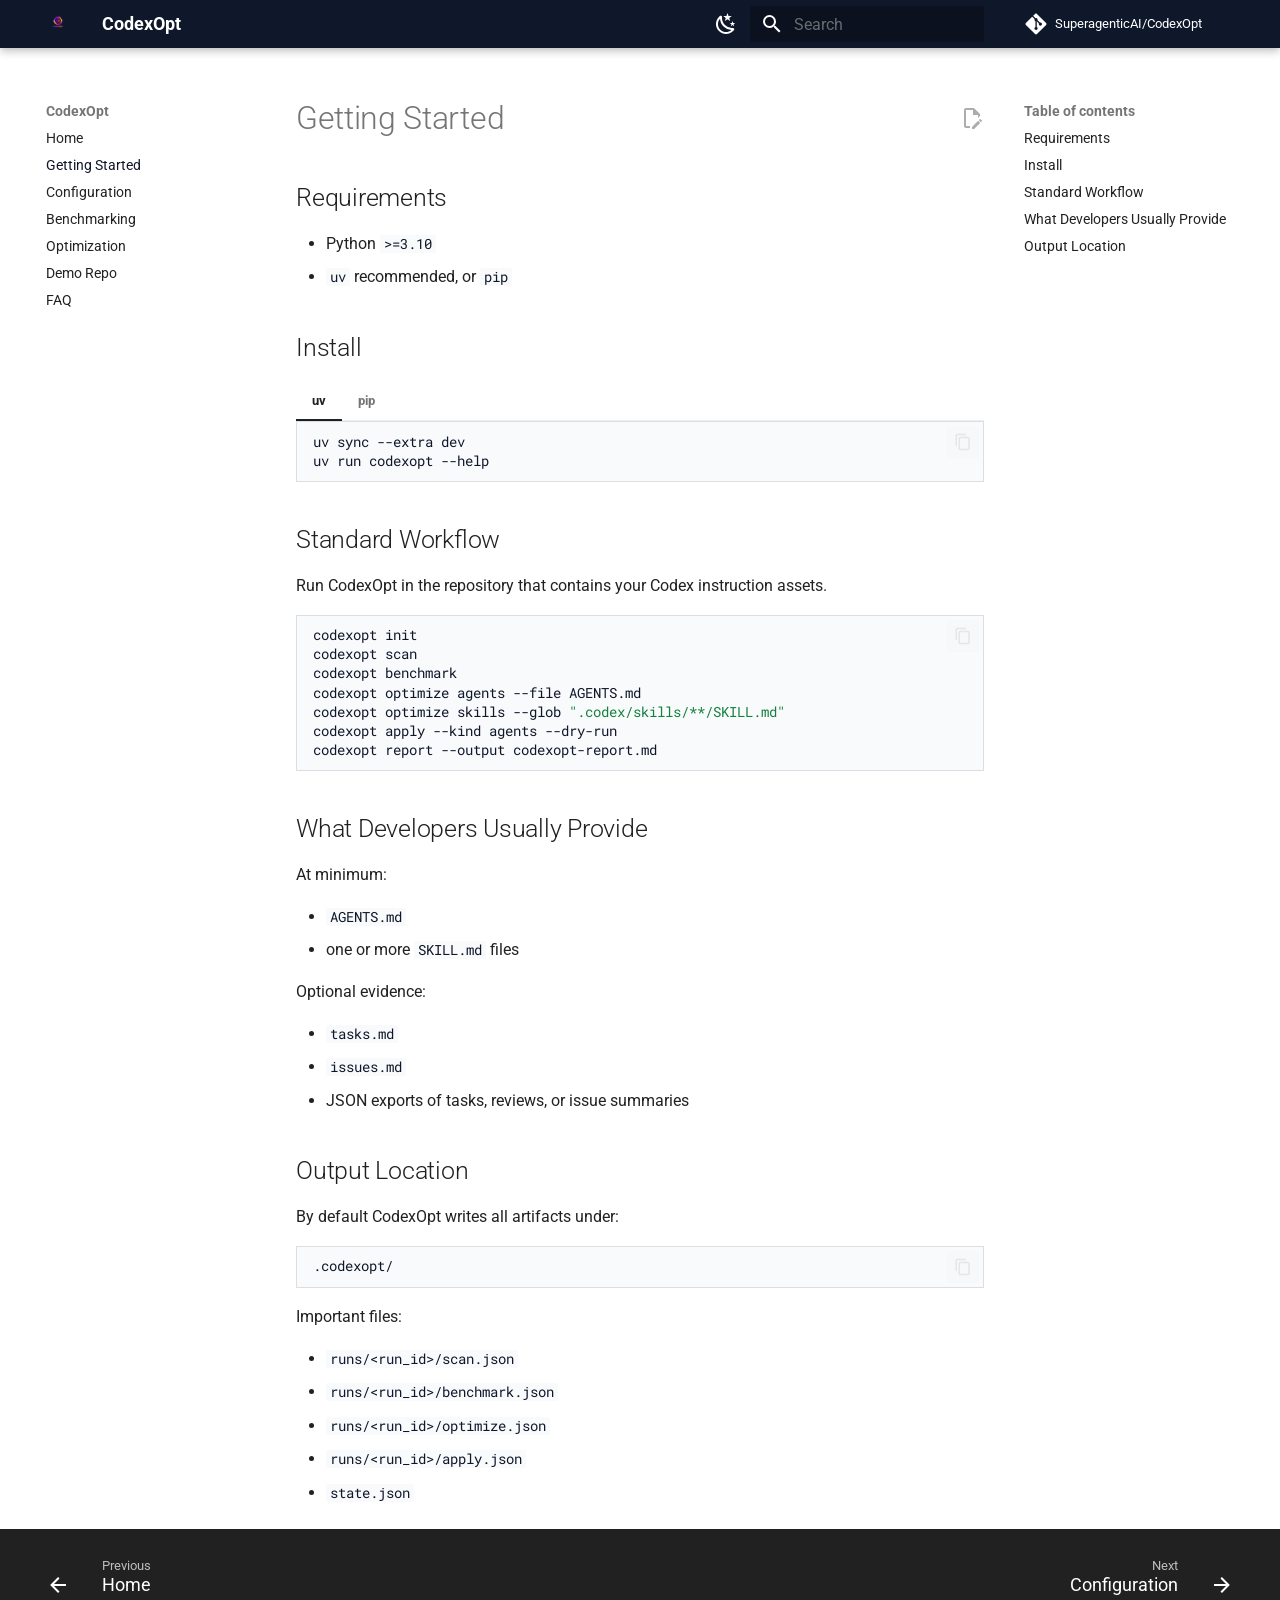
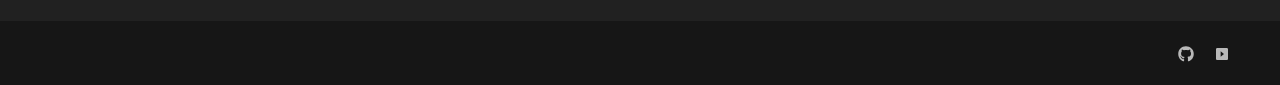
<file: getting-started/index.html>
<!doctype html>
<html lang="en" class="no-js">
  <head>
    
      <meta charset="utf-8">
      <meta name="viewport" content="width=device-width,initial-scale=1">
      
        <meta name="description" content="Benchmark and optimize AGENTS.md and SKILL.md for Codex">
      
      
      
        <link rel="canonical" href="https://superagenticai.github.io/CodexOpt/getting-started/">
      
      
        <link rel="prev" href="..">
      
      
        <link rel="next" href="../configuration/">
      
      
        
      
      
      <link rel="icon" href="../assets/codexopt_favicon.png">
      <meta name="generator" content="mkdocs-1.6.1, mkdocs-material-9.7.5">
    
    
      
        <title>Getting Started - CodexOpt</title>
      
    
    
      <link rel="stylesheet" href="../assets/stylesheets/main.484c7ddc.min.css">
      
        
        <link rel="stylesheet" href="../assets/stylesheets/palette.ab4e12ef.min.css">
      
      


    
    
      
    
    
      
        
        
        <link rel="preconnect" href="https://fonts.gstatic.com" crossorigin>
        <link rel="stylesheet" href="https://fonts.googleapis.com/css?family=Roboto:300,300i,400,400i,700,700i%7CRoboto+Mono:400,400i,700,700i&display=fallback">
        <style>:root{--md-text-font:"Roboto";--md-code-font:"Roboto Mono"}</style>
      
    
    
      <link rel="stylesheet" href="../stylesheets/extra.css">
    
    <script>__md_scope=new URL("..",location),__md_hash=e=>[...e].reduce(((e,_)=>(e<<5)-e+_.charCodeAt(0)),0),__md_get=(e,_=localStorage,t=__md_scope)=>JSON.parse(_.getItem(t.pathname+"."+e)),__md_set=(e,_,t=localStorage,a=__md_scope)=>{try{t.setItem(a.pathname+"."+e,JSON.stringify(_))}catch(e){}}</script>
    
      

    
    
  </head>
  
  
    
    
      
    
    
    
    
    <body dir="ltr" data-md-color-scheme="default" data-md-color-primary="custom" data-md-color-accent="custom">
  
    
    <input class="md-toggle" data-md-toggle="drawer" type="checkbox" id="__drawer" autocomplete="off">
    <input class="md-toggle" data-md-toggle="search" type="checkbox" id="__search" autocomplete="off">
    <label class="md-overlay" for="__drawer"></label>
    <div data-md-component="skip">
      
        
        <a href="#getting-started" class="md-skip">
          Skip to content
        </a>
      
    </div>
    <div data-md-component="announce">
      
    </div>
    
    
      

  

<header class="md-header md-header--shadow" data-md-component="header">
  <nav class="md-header__inner md-grid" aria-label="Header">
    <a href=".." title="CodexOpt" class="md-header__button md-logo" aria-label="CodexOpt" data-md-component="logo">
      
  <img src="../assets/codexopt_logo.png" alt="logo">

    </a>
    <label class="md-header__button md-icon" for="__drawer">
      
      <svg xmlns="http://www.w3.org/2000/svg" viewBox="0 0 24 24"><path d="M3 6h18v2H3zm0 5h18v2H3zm0 5h18v2H3z"/></svg>
    </label>
    <div class="md-header__title" data-md-component="header-title">
      <div class="md-header__ellipsis">
        <div class="md-header__topic">
          <span class="md-ellipsis">
            CodexOpt
          </span>
        </div>
        <div class="md-header__topic" data-md-component="header-topic">
          <span class="md-ellipsis">
            
              Getting Started
            
          </span>
        </div>
      </div>
    </div>
    
      
        <form class="md-header__option" data-md-component="palette">
  
    
    
    
    <input class="md-option" data-md-color-media="" data-md-color-scheme="default" data-md-color-primary="custom" data-md-color-accent="custom"  aria-label="Switch to dark mode"  type="radio" name="__palette" id="__palette_0">
    
      <label class="md-header__button md-icon" title="Switch to dark mode" for="__palette_1" hidden>
        <svg xmlns="http://www.w3.org/2000/svg" viewBox="0 0 24 24"><path d="m17.75 4.09-2.53 1.94.91 3.06-2.63-1.81-2.63 1.81.91-3.06-2.53-1.94L12.44 4l1.06-3 1.06 3zm3.5 6.91-1.64 1.25.59 1.98-1.7-1.17-1.7 1.17.59-1.98L15.75 11l2.06-.05L18.5 9l.69 1.95zm-2.28 4.95c.83-.08 1.72 1.1 1.19 1.85-.32.45-.66.87-1.08 1.27C15.17 23 8.84 23 4.94 19.07c-3.91-3.9-3.91-10.24 0-14.14.4-.4.82-.76 1.27-1.08.75-.53 1.93.36 1.85 1.19-.27 2.86.69 5.83 2.89 8.02a9.96 9.96 0 0 0 8.02 2.89m-1.64 2.02a12.08 12.08 0 0 1-7.8-3.47c-2.17-2.19-3.33-5-3.49-7.82-2.81 3.14-2.7 7.96.31 10.98 3.02 3.01 7.84 3.12 10.98.31"/></svg>
      </label>
    
  
    
    
    
    <input class="md-option" data-md-color-media="" data-md-color-scheme="slate" data-md-color-primary="custom" data-md-color-accent="custom"  aria-label="Switch to light mode"  type="radio" name="__palette" id="__palette_1">
    
      <label class="md-header__button md-icon" title="Switch to light mode" for="__palette_0" hidden>
        <svg xmlns="http://www.w3.org/2000/svg" viewBox="0 0 24 24"><path d="M12 7a5 5 0 0 1 5 5 5 5 0 0 1-5 5 5 5 0 0 1-5-5 5 5 0 0 1 5-5m0 2a3 3 0 0 0-3 3 3 3 0 0 0 3 3 3 3 0 0 0 3-3 3 3 0 0 0-3-3m0-7 2.39 3.42C13.65 5.15 12.84 5 12 5s-1.65.15-2.39.42zM3.34 7l4.16-.35A7.2 7.2 0 0 0 5.94 8.5c-.44.74-.69 1.5-.83 2.29zm.02 10 1.76-3.77a7.131 7.131 0 0 0 2.38 4.14zM20.65 7l-1.77 3.79a7.02 7.02 0 0 0-2.38-4.15zm-.01 10-4.14.36c.59-.51 1.12-1.14 1.54-1.86.42-.73.69-1.5.83-2.29zM12 22l-2.41-3.44c.74.27 1.55.44 2.41.44.82 0 1.63-.17 2.37-.44z"/></svg>
      </label>
    
  
</form>
      
    
    
      <script>var palette=__md_get("__palette");if(palette&&palette.color){if("(prefers-color-scheme)"===palette.color.media){var media=matchMedia("(prefers-color-scheme: light)"),input=document.querySelector(media.matches?"[data-md-color-media='(prefers-color-scheme: light)']":"[data-md-color-media='(prefers-color-scheme: dark)']");palette.color.media=input.getAttribute("data-md-color-media"),palette.color.scheme=input.getAttribute("data-md-color-scheme"),palette.color.primary=input.getAttribute("data-md-color-primary"),palette.color.accent=input.getAttribute("data-md-color-accent")}for(var[key,value]of Object.entries(palette.color))document.body.setAttribute("data-md-color-"+key,value)}</script>
    
    
    
      
      
        <label class="md-header__button md-icon" for="__search">
          
          <svg xmlns="http://www.w3.org/2000/svg" viewBox="0 0 24 24"><path d="M9.5 3A6.5 6.5 0 0 1 16 9.5c0 1.61-.59 3.09-1.56 4.23l.27.27h.79l5 5-1.5 1.5-5-5v-.79l-.27-.27A6.52 6.52 0 0 1 9.5 16 6.5 6.5 0 0 1 3 9.5 6.5 6.5 0 0 1 9.5 3m0 2C7 5 5 7 5 9.5S7 14 9.5 14 14 12 14 9.5 12 5 9.5 5"/></svg>
        </label>
        <div class="md-search" data-md-component="search" role="dialog">
  <label class="md-search__overlay" for="__search"></label>
  <div class="md-search__inner" role="search">
    <form class="md-search__form" name="search">
      <input type="text" class="md-search__input" name="query" aria-label="Search" placeholder="Search" autocapitalize="off" autocorrect="off" autocomplete="off" spellcheck="false" data-md-component="search-query" required>
      <label class="md-search__icon md-icon" for="__search">
        
        <svg xmlns="http://www.w3.org/2000/svg" viewBox="0 0 24 24"><path d="M9.5 3A6.5 6.5 0 0 1 16 9.5c0 1.61-.59 3.09-1.56 4.23l.27.27h.79l5 5-1.5 1.5-5-5v-.79l-.27-.27A6.52 6.52 0 0 1 9.5 16 6.5 6.5 0 0 1 3 9.5 6.5 6.5 0 0 1 9.5 3m0 2C7 5 5 7 5 9.5S7 14 9.5 14 14 12 14 9.5 12 5 9.5 5"/></svg>
        
        <svg xmlns="http://www.w3.org/2000/svg" viewBox="0 0 24 24"><path d="M20 11v2H8l5.5 5.5-1.42 1.42L4.16 12l7.92-7.92L13.5 5.5 8 11z"/></svg>
      </label>
      <nav class="md-search__options" aria-label="Search">
        
        <button type="reset" class="md-search__icon md-icon" title="Clear" aria-label="Clear" tabindex="-1">
          
          <svg xmlns="http://www.w3.org/2000/svg" viewBox="0 0 24 24"><path d="M19 6.41 17.59 5 12 10.59 6.41 5 5 6.41 10.59 12 5 17.59 6.41 19 12 13.41 17.59 19 19 17.59 13.41 12z"/></svg>
        </button>
      </nav>
      
        <div class="md-search__suggest" data-md-component="search-suggest"></div>
      
    </form>
    <div class="md-search__output">
      <div class="md-search__scrollwrap" tabindex="0" data-md-scrollfix>
        <div class="md-search-result" data-md-component="search-result">
          <div class="md-search-result__meta">
            Initializing search
          </div>
          <ol class="md-search-result__list" role="presentation"></ol>
        </div>
      </div>
    </div>
  </div>
</div>
      
    
    
      <div class="md-header__source">
        <a href="https://github.com/SuperagenticAI/CodexOpt" title="Go to repository" class="md-source" data-md-component="source">
  <div class="md-source__icon md-icon">
    
    <svg xmlns="http://www.w3.org/2000/svg" viewBox="0 0 448 512"><!--! Font Awesome Free 7.1.0 by @fontawesome - https://fontawesome.com License - https://fontawesome.com/license/free (Icons: CC BY 4.0, Fonts: SIL OFL 1.1, Code: MIT License) Copyright 2025 Fonticons, Inc.--><path d="M439.6 236.1 244 40.5c-5.4-5.5-12.8-8.5-20.4-8.5s-15 3-20.4 8.4L162.5 81l51.5 51.5c27.1-9.1 52.7 16.8 43.4 43.7l49.7 49.7c34.2-11.8 61.2 31 35.5 56.7-26.5 26.5-70.2-2.9-56-37.3L240.3 199v121.9c25.3 12.5 22.3 41.8 9.1 55-6.4 6.4-15.2 10.1-24.3 10.1s-17.8-3.6-24.3-10.1c-17.6-17.6-11.1-46.9 11.2-56v-123c-20.8-8.5-24.6-30.7-18.6-45L142.6 101 8.5 235.1C3 240.6 0 247.9 0 255.5s3 15 8.5 20.4l195.6 195.7c5.4 5.4 12.7 8.4 20.4 8.4s15-3 20.4-8.4l194.7-194.7c5.4-5.4 8.4-12.8 8.4-20.4s-3-15-8.4-20.4"/></svg>
  </div>
  <div class="md-source__repository">
    SuperagenticAI/CodexOpt
  </div>
</a>
      </div>
    
  </nav>
  
</header>
    
    <div class="md-container" data-md-component="container">
      
      
        
          
        
      
      <main class="md-main" data-md-component="main">
        <div class="md-main__inner md-grid">
          
            
              
              <div class="md-sidebar md-sidebar--primary" data-md-component="sidebar" data-md-type="navigation" >
                <div class="md-sidebar__scrollwrap">
                  <div class="md-sidebar__inner">
                    



<nav class="md-nav md-nav--primary" aria-label="Navigation" data-md-level="0">
  <label class="md-nav__title" for="__drawer">
    <a href=".." title="CodexOpt" class="md-nav__button md-logo" aria-label="CodexOpt" data-md-component="logo">
      
  <img src="../assets/codexopt_logo.png" alt="logo">

    </a>
    CodexOpt
  </label>
  
    <div class="md-nav__source">
      <a href="https://github.com/SuperagenticAI/CodexOpt" title="Go to repository" class="md-source" data-md-component="source">
  <div class="md-source__icon md-icon">
    
    <svg xmlns="http://www.w3.org/2000/svg" viewBox="0 0 448 512"><!--! Font Awesome Free 7.1.0 by @fontawesome - https://fontawesome.com License - https://fontawesome.com/license/free (Icons: CC BY 4.0, Fonts: SIL OFL 1.1, Code: MIT License) Copyright 2025 Fonticons, Inc.--><path d="M439.6 236.1 244 40.5c-5.4-5.5-12.8-8.5-20.4-8.5s-15 3-20.4 8.4L162.5 81l51.5 51.5c27.1-9.1 52.7 16.8 43.4 43.7l49.7 49.7c34.2-11.8 61.2 31 35.5 56.7-26.5 26.5-70.2-2.9-56-37.3L240.3 199v121.9c25.3 12.5 22.3 41.8 9.1 55-6.4 6.4-15.2 10.1-24.3 10.1s-17.8-3.6-24.3-10.1c-17.6-17.6-11.1-46.9 11.2-56v-123c-20.8-8.5-24.6-30.7-18.6-45L142.6 101 8.5 235.1C3 240.6 0 247.9 0 255.5s3 15 8.5 20.4l195.6 195.7c5.4 5.4 12.7 8.4 20.4 8.4s15-3 20.4-8.4l194.7-194.7c5.4-5.4 8.4-12.8 8.4-20.4s-3-15-8.4-20.4"/></svg>
  </div>
  <div class="md-source__repository">
    SuperagenticAI/CodexOpt
  </div>
</a>
    </div>
  
  <ul class="md-nav__list" data-md-scrollfix>
    
      
      
  
  
  
  
    <li class="md-nav__item">
      <a href=".." class="md-nav__link">
        
  
  
  <span class="md-ellipsis">
    
  
    Home
  

    
  </span>
  
  

      </a>
    </li>
  

    
      
      
  
  
    
  
  
  
    <li class="md-nav__item md-nav__item--active">
      
      <input class="md-nav__toggle md-toggle" type="checkbox" id="__toc">
      
      
        
      
      
        <label class="md-nav__link md-nav__link--active" for="__toc">
          
  
  
  <span class="md-ellipsis">
    
  
    Getting Started
  

    
  </span>
  
  

          <span class="md-nav__icon md-icon"></span>
        </label>
      
      <a href="./" class="md-nav__link md-nav__link--active">
        
  
  
  <span class="md-ellipsis">
    
  
    Getting Started
  

    
  </span>
  
  

      </a>
      
        

<nav class="md-nav md-nav--secondary" aria-label="Table of contents">
  
  
  
    
  
  
    <label class="md-nav__title" for="__toc">
      <span class="md-nav__icon md-icon"></span>
      Table of contents
    </label>
    <ul class="md-nav__list" data-md-component="toc" data-md-scrollfix>
      
        <li class="md-nav__item">
  <a href="#requirements" class="md-nav__link">
    <span class="md-ellipsis">
      
        Requirements
      
    </span>
  </a>
  
</li>
      
        <li class="md-nav__item">
  <a href="#install" class="md-nav__link">
    <span class="md-ellipsis">
      
        Install
      
    </span>
  </a>
  
</li>
      
        <li class="md-nav__item">
  <a href="#standard-workflow" class="md-nav__link">
    <span class="md-ellipsis">
      
        Standard Workflow
      
    </span>
  </a>
  
</li>
      
        <li class="md-nav__item">
  <a href="#what-developers-usually-provide" class="md-nav__link">
    <span class="md-ellipsis">
      
        What Developers Usually Provide
      
    </span>
  </a>
  
</li>
      
        <li class="md-nav__item">
  <a href="#output-location" class="md-nav__link">
    <span class="md-ellipsis">
      
        Output Location
      
    </span>
  </a>
  
</li>
      
    </ul>
  
</nav>
      
    </li>
  

    
      
      
  
  
  
  
    <li class="md-nav__item">
      <a href="../configuration/" class="md-nav__link">
        
  
  
  <span class="md-ellipsis">
    
  
    Configuration
  

    
  </span>
  
  

      </a>
    </li>
  

    
      
      
  
  
  
  
    <li class="md-nav__item">
      <a href="../benchmarking/" class="md-nav__link">
        
  
  
  <span class="md-ellipsis">
    
  
    Benchmarking
  

    
  </span>
  
  

      </a>
    </li>
  

    
      
      
  
  
  
  
    <li class="md-nav__item">
      <a href="../optimization/" class="md-nav__link">
        
  
  
  <span class="md-ellipsis">
    
  
    Optimization
  

    
  </span>
  
  

      </a>
    </li>
  

    
      
      
  
  
  
  
    <li class="md-nav__item">
      <a href="../demo/" class="md-nav__link">
        
  
  
  <span class="md-ellipsis">
    
  
    Demo Repo
  

    
  </span>
  
  

      </a>
    </li>
  

    
      
      
  
  
  
  
    <li class="md-nav__item">
      <a href="../faq/" class="md-nav__link">
        
  
  
  <span class="md-ellipsis">
    
  
    FAQ
  

    
  </span>
  
  

      </a>
    </li>
  

    
  </ul>
</nav>
                  </div>
                </div>
              </div>
            
            
              
              <div class="md-sidebar md-sidebar--secondary" data-md-component="sidebar" data-md-type="toc" >
                <div class="md-sidebar__scrollwrap">
                  <div class="md-sidebar__inner">
                    

<nav class="md-nav md-nav--secondary" aria-label="Table of contents">
  
  
  
    
  
  
    <label class="md-nav__title" for="__toc">
      <span class="md-nav__icon md-icon"></span>
      Table of contents
    </label>
    <ul class="md-nav__list" data-md-component="toc" data-md-scrollfix>
      
        <li class="md-nav__item">
  <a href="#requirements" class="md-nav__link">
    <span class="md-ellipsis">
      
        Requirements
      
    </span>
  </a>
  
</li>
      
        <li class="md-nav__item">
  <a href="#install" class="md-nav__link">
    <span class="md-ellipsis">
      
        Install
      
    </span>
  </a>
  
</li>
      
        <li class="md-nav__item">
  <a href="#standard-workflow" class="md-nav__link">
    <span class="md-ellipsis">
      
        Standard Workflow
      
    </span>
  </a>
  
</li>
      
        <li class="md-nav__item">
  <a href="#what-developers-usually-provide" class="md-nav__link">
    <span class="md-ellipsis">
      
        What Developers Usually Provide
      
    </span>
  </a>
  
</li>
      
        <li class="md-nav__item">
  <a href="#output-location" class="md-nav__link">
    <span class="md-ellipsis">
      
        Output Location
      
    </span>
  </a>
  
</li>
      
    </ul>
  
</nav>
                  </div>
                </div>
              </div>
            
          
          
            <div class="md-content" data-md-component="content">
              
              <article class="md-content__inner md-typeset">
                
                  


  
    <a href="https://github.com/SuperagenticAI/CodexOpt/edit/main/docs/getting-started.md" title="Edit this page" class="md-content__button md-icon" rel="edit">
      
      <svg xmlns="http://www.w3.org/2000/svg" viewBox="0 0 24 24"><path d="M10 20H6V4h7v5h5v3.1l2-2V8l-6-6H6c-1.1 0-2 .9-2 2v16c0 1.1.9 2 2 2h4zm10.2-7c.1 0 .3.1.4.2l1.3 1.3c.2.2.2.6 0 .8l-1 1-2.1-2.1 1-1c.1-.1.2-.2.4-.2m0 3.9L14.1 23H12v-2.1l6.1-6.1z"/></svg>
    </a>
  
  


<h1 id="getting-started">Getting Started<a class="headerlink" href="#getting-started" title="Permanent link">&para;</a></h1>
<h2 id="requirements">Requirements<a class="headerlink" href="#requirements" title="Permanent link">&para;</a></h2>
<ul>
<li>Python <code>&gt;=3.10</code></li>
<li><code>uv</code> recommended, or <code>pip</code></li>
</ul>
<h2 id="install">Install<a class="headerlink" href="#install" title="Permanent link">&para;</a></h2>
<div class="tabbed-set tabbed-alternate" data-tabs="1:2"><input checked="checked" id="__tabbed_1_1" name="__tabbed_1" type="radio" /><input id="__tabbed_1_2" name="__tabbed_1" type="radio" /><div class="tabbed-labels"><label for="__tabbed_1_1">uv</label><label for="__tabbed_1_2">pip</label></div>
<div class="tabbed-content">
<div class="tabbed-block">
<div class="language-bash highlight"><pre><span></span><code><span id="__span-0-1"><a id="__codelineno-0-1" name="__codelineno-0-1" href="#__codelineno-0-1"></a>uv<span class="w"> </span>sync<span class="w"> </span>--extra<span class="w"> </span>dev
</span><span id="__span-0-2"><a id="__codelineno-0-2" name="__codelineno-0-2" href="#__codelineno-0-2"></a>uv<span class="w"> </span>run<span class="w"> </span>codexopt<span class="w"> </span>--help
</span></code></pre></div>
</div>
<div class="tabbed-block">
<div class="language-bash highlight"><pre><span></span><code><span id="__span-1-1"><a id="__codelineno-1-1" name="__codelineno-1-1" href="#__codelineno-1-1"></a>pip<span class="w"> </span>install<span class="w"> </span>codexopt
</span><span id="__span-1-2"><a id="__codelineno-1-2" name="__codelineno-1-2" href="#__codelineno-1-2"></a>codexopt<span class="w"> </span>--help
</span></code></pre></div>
</div>
</div>
</div>
<h2 id="standard-workflow">Standard Workflow<a class="headerlink" href="#standard-workflow" title="Permanent link">&para;</a></h2>
<p>Run CodexOpt in the repository that contains your Codex instruction assets.</p>
<div class="language-bash highlight"><pre><span></span><code><span id="__span-2-1"><a id="__codelineno-2-1" name="__codelineno-2-1" href="#__codelineno-2-1"></a>codexopt<span class="w"> </span>init
</span><span id="__span-2-2"><a id="__codelineno-2-2" name="__codelineno-2-2" href="#__codelineno-2-2"></a>codexopt<span class="w"> </span>scan
</span><span id="__span-2-3"><a id="__codelineno-2-3" name="__codelineno-2-3" href="#__codelineno-2-3"></a>codexopt<span class="w"> </span>benchmark
</span><span id="__span-2-4"><a id="__codelineno-2-4" name="__codelineno-2-4" href="#__codelineno-2-4"></a>codexopt<span class="w"> </span>optimize<span class="w"> </span>agents<span class="w"> </span>--file<span class="w"> </span>AGENTS.md
</span><span id="__span-2-5"><a id="__codelineno-2-5" name="__codelineno-2-5" href="#__codelineno-2-5"></a>codexopt<span class="w"> </span>optimize<span class="w"> </span>skills<span class="w"> </span>--glob<span class="w"> </span><span class="s2">&quot;.codex/skills/**/SKILL.md&quot;</span>
</span><span id="__span-2-6"><a id="__codelineno-2-6" name="__codelineno-2-6" href="#__codelineno-2-6"></a>codexopt<span class="w"> </span>apply<span class="w"> </span>--kind<span class="w"> </span>agents<span class="w"> </span>--dry-run
</span><span id="__span-2-7"><a id="__codelineno-2-7" name="__codelineno-2-7" href="#__codelineno-2-7"></a>codexopt<span class="w"> </span>report<span class="w"> </span>--output<span class="w"> </span>codexopt-report.md
</span></code></pre></div>
<h2 id="what-developers-usually-provide">What Developers Usually Provide<a class="headerlink" href="#what-developers-usually-provide" title="Permanent link">&para;</a></h2>
<p>At minimum:</p>
<ul>
<li><code>AGENTS.md</code></li>
<li>one or more <code>SKILL.md</code> files</li>
</ul>
<p>Optional evidence:</p>
<ul>
<li><code>tasks.md</code></li>
<li><code>issues.md</code></li>
<li>JSON exports of tasks, reviews, or issue summaries</li>
</ul>
<h2 id="output-location">Output Location<a class="headerlink" href="#output-location" title="Permanent link">&para;</a></h2>
<p>By default CodexOpt writes all artifacts under:</p>
<div class="language-text highlight"><pre><span></span><code><span id="__span-3-1"><a id="__codelineno-3-1" name="__codelineno-3-1" href="#__codelineno-3-1"></a>.codexopt/
</span></code></pre></div>
<p>Important files:</p>
<ul>
<li><code>runs/&lt;run_id&gt;/scan.json</code></li>
<li><code>runs/&lt;run_id&gt;/benchmark.json</code></li>
<li><code>runs/&lt;run_id&gt;/optimize.json</code></li>
<li><code>runs/&lt;run_id&gt;/apply.json</code></li>
<li><code>state.json</code></li>
</ul>












                
              </article>
            </div>
          
          
<script>var target=document.getElementById(location.hash.slice(1));target&&target.name&&(target.checked=target.name.startsWith("__tabbed_"))</script>
        </div>
        
          <button type="button" class="md-top md-icon" data-md-component="top" hidden>
  
  <svg xmlns="http://www.w3.org/2000/svg" viewBox="0 0 24 24"><path d="M13 20h-2V8l-5.5 5.5-1.42-1.42L12 4.16l7.92 7.92-1.42 1.42L13 8z"/></svg>
  Back to top
</button>
        
      </main>
      
        <footer class="md-footer">
  
    
      
      <nav class="md-footer__inner md-grid" aria-label="Footer" >
        
          
          <a href=".." class="md-footer__link md-footer__link--prev" aria-label="Previous: Home">
            <div class="md-footer__button md-icon">
              
              <svg xmlns="http://www.w3.org/2000/svg" viewBox="0 0 24 24"><path d="M20 11v2H8l5.5 5.5-1.42 1.42L4.16 12l7.92-7.92L13.5 5.5 8 11z"/></svg>
            </div>
            <div class="md-footer__title">
              <span class="md-footer__direction">
                Previous
              </span>
              <div class="md-ellipsis">
                Home
              </div>
            </div>
          </a>
        
        
          
          <a href="../configuration/" class="md-footer__link md-footer__link--next" aria-label="Next: Configuration">
            <div class="md-footer__title">
              <span class="md-footer__direction">
                Next
              </span>
              <div class="md-ellipsis">
                Configuration
              </div>
            </div>
            <div class="md-footer__button md-icon">
              
              <svg xmlns="http://www.w3.org/2000/svg" viewBox="0 0 24 24"><path d="M4 11v2h12l-5.5 5.5 1.42 1.42L19.84 12l-7.92-7.92L10.5 5.5 16 11z"/></svg>
            </div>
          </a>
        
      </nav>
    
  
  <div class="md-footer-meta md-typeset">
    <div class="md-footer-meta__inner md-grid">
      <div class="md-copyright">
  
  
</div>
      
        
<div class="md-social">
  
    
    
    
    
      
      
    
    <a href="https://github.com/SuperagenticAI/CodexOpt" target="_blank" rel="noopener" title="github.com" class="md-social__link">
      <svg xmlns="http://www.w3.org/2000/svg" viewBox="0 0 512 512"><!--! Font Awesome Free 7.1.0 by @fontawesome - https://fontawesome.com License - https://fontawesome.com/license/free (Icons: CC BY 4.0, Fonts: SIL OFL 1.1, Code: MIT License) Copyright 2025 Fonticons, Inc.--><path d="M173.9 397.4c0 2-2.3 3.6-5.2 3.6-3.3.3-5.6-1.3-5.6-3.6 0-2 2.3-3.6 5.2-3.6 3-.3 5.6 1.3 5.6 3.6m-31.1-4.5c-.7 2 1.3 4.3 4.3 4.9 2.6 1 5.6 0 6.2-2s-1.3-4.3-4.3-5.2c-2.6-.7-5.5.3-6.2 2.3m44.2-1.7c-2.9.7-4.9 2.6-4.6 4.9.3 2 2.9 3.3 5.9 2.6 2.9-.7 4.9-2.6 4.6-4.6-.3-1.9-3-3.2-5.9-2.9M252.8 8C114.1 8 8 113.3 8 252c0 110.9 69.8 205.8 169.5 239.2 12.8 2.3 17.3-5.6 17.3-12.1 0-6.2-.3-40.4-.3-61.4 0 0-70 15-84.7-29.8 0 0-11.4-29.1-27.8-36.6 0 0-22.9-15.7 1.6-15.4 0 0 24.9 2 38.6 25.8 21.9 38.6 58.6 27.5 72.9 20.9 2.3-16 8.8-27.1 16-33.7-55.9-6.2-112.3-14.3-112.3-110.5 0-27.5 7.6-41.3 23.6-58.9-2.6-6.5-11.1-33.3 2.6-67.9 20.9-6.5 69 27 69 27 20-5.6 41.5-8.5 62.8-8.5s42.8 2.9 62.8 8.5c0 0 48.1-33.6 69-27 13.7 34.7 5.2 61.4 2.6 67.9 16 17.7 25.8 31.5 25.8 58.9 0 96.5-58.9 104.2-114.8 110.5 9.2 7.9 17 22.9 17 46.4 0 33.7-.3 75.4-.3 83.6 0 6.5 4.6 14.4 17.3 12.1C436.2 457.8 504 362.9 504 252 504 113.3 391.5 8 252.8 8M105.2 352.9c-1.3 1-1 3.3.7 5.2 1.6 1.6 3.9 2.3 5.2 1 1.3-1 1-3.3-.7-5.2-1.6-1.6-3.9-2.3-5.2-1m-10.8-8.1c-.7 1.3.3 2.9 2.3 3.9 1.6 1 3.6.7 4.3-.7.7-1.3-.3-2.9-2.3-3.9-2-.6-3.6-.3-4.3.7m32.4 35.6c-1.6 1.3-1 4.3 1.3 6.2 2.3 2.3 5.2 2.6 6.5 1 1.3-1.3.7-4.3-1.3-6.2-2.2-2.3-5.2-2.6-6.5-1m-11.4-14.7c-1.6 1-1.6 3.6 0 5.9s4.3 3.3 5.6 2.3c1.6-1.3 1.6-3.9 0-6.2-1.4-2.3-4-3.3-5.6-2"/></svg>
    </a>
  
    
    
    
    
      
      
    
    <a href="https://github.com/SuperagenticAI/codexopt-demo" target="_blank" rel="noopener" title="github.com" class="md-social__link">
      <svg xmlns="http://www.w3.org/2000/svg" viewBox="0 0 24 24"><path d="M19 3H5c-1.11 0-2 .89-2 2v14c0 1.1.9 2 2 2h14c1.1 0 2-.9 2-2V5a2 2 0 0 0-2-2m-9 13V8l5 4"/></svg>
    </a>
  
</div>
      
    </div>
  </div>
</footer>
      
    </div>
    <div class="md-dialog" data-md-component="dialog">
      <div class="md-dialog__inner md-typeset"></div>
    </div>
    
    
    
      
      
      <script id="__config" type="application/json">{"annotate": null, "base": "..", "features": ["navigation.instant", "navigation.sections", "navigation.top", "navigation.footer", "content.code.copy", "content.action.edit", "search.suggest", "search.highlight"], "search": "../assets/javascripts/workers/search.2c215733.min.js", "tags": null, "translations": {"clipboard.copied": "Copied to clipboard", "clipboard.copy": "Copy to clipboard", "search.result.more.one": "1 more on this page", "search.result.more.other": "# more on this page", "search.result.none": "No matching documents", "search.result.one": "1 matching document", "search.result.other": "# matching documents", "search.result.placeholder": "Type to start searching", "search.result.term.missing": "Missing", "select.version": "Select version"}, "version": null}</script>
    
    
      <script src="../assets/javascripts/bundle.79ae519e.min.js"></script>
      
    
  </body>
</html>
</file>
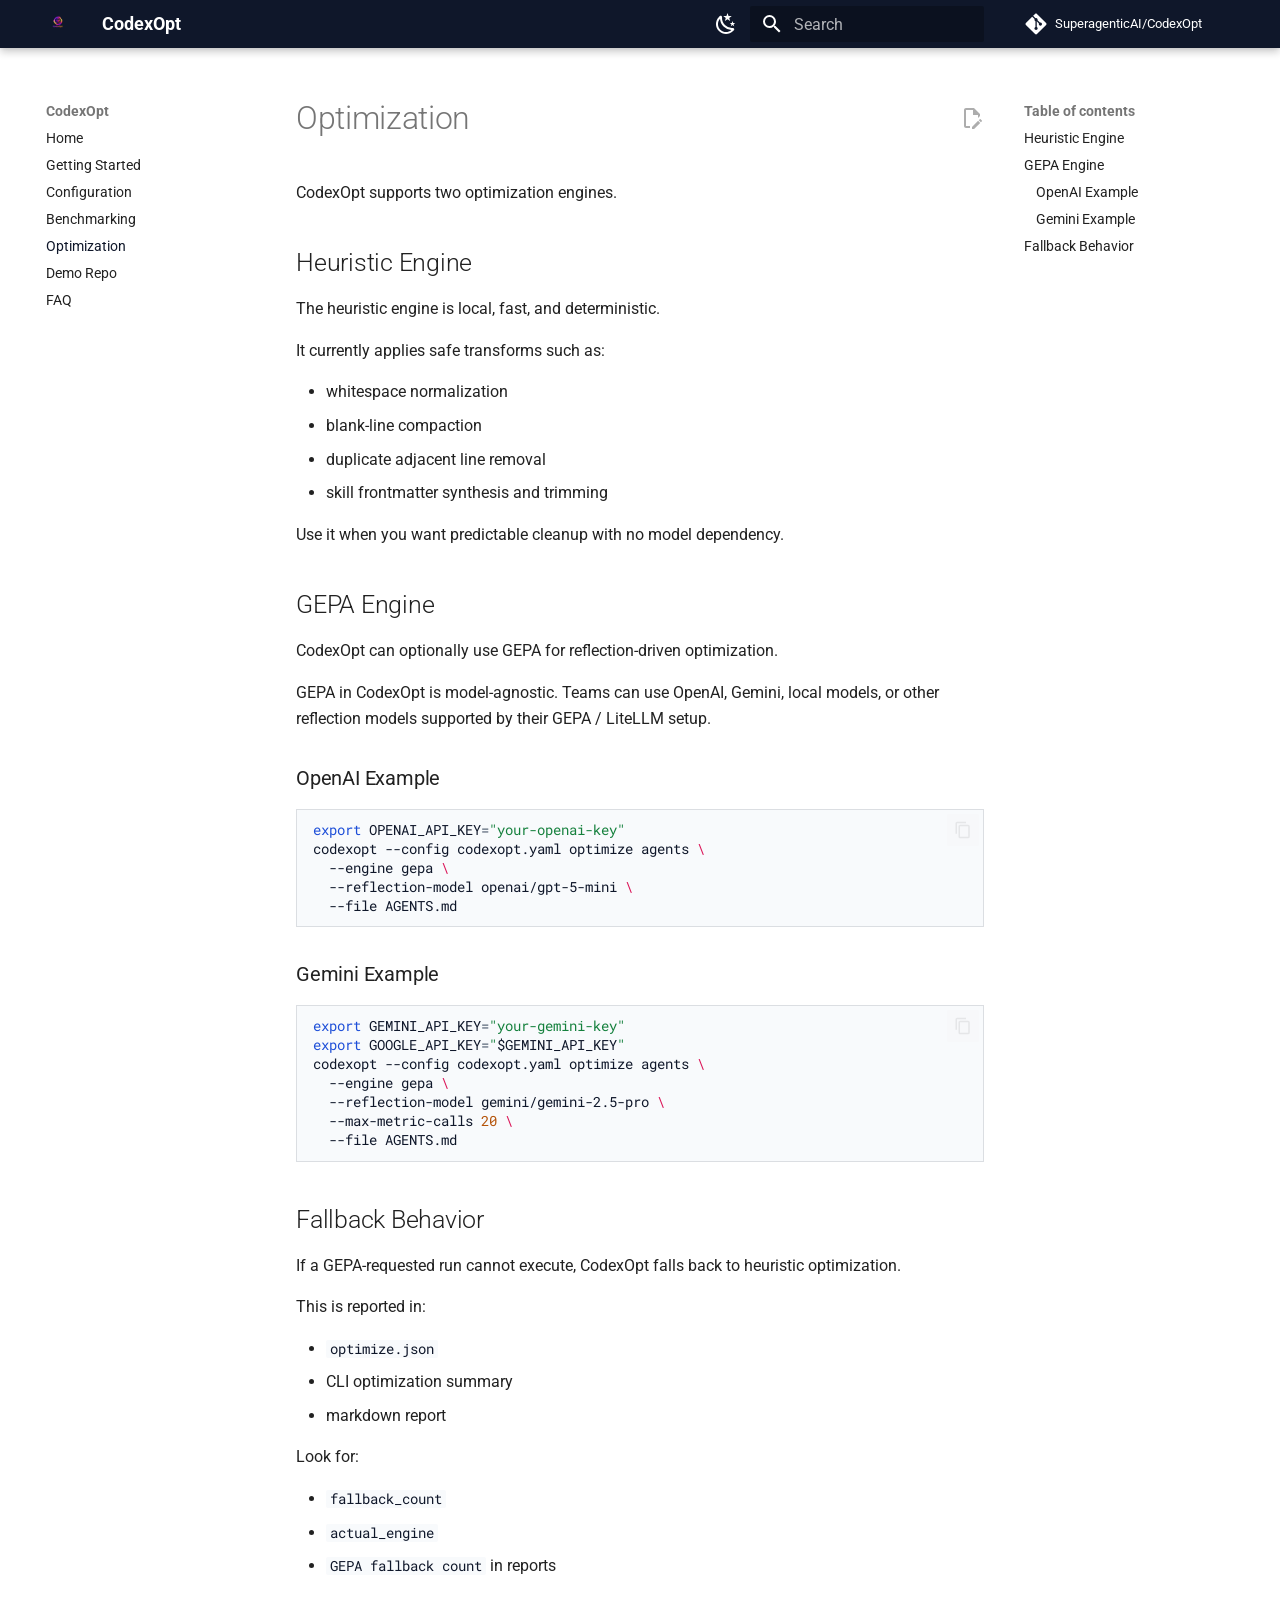
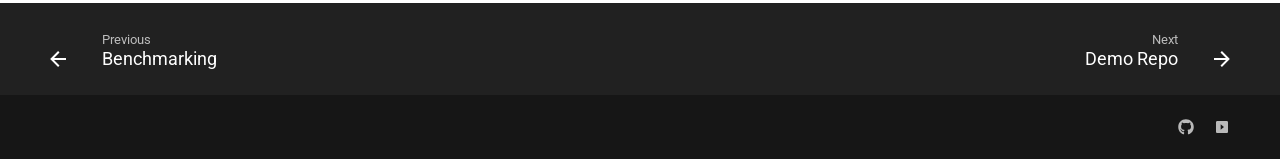
<file: optimization/index.html>
<!doctype html>
<html lang="en" class="no-js">
  <head>
    
      <meta charset="utf-8">
      <meta name="viewport" content="width=device-width,initial-scale=1">
      
        <meta name="description" content="Benchmark and optimize AGENTS.md and SKILL.md for Codex">
      
      
      
        <link rel="canonical" href="https://superagenticai.github.io/CodexOpt/optimization/">
      
      
        <link rel="prev" href="../benchmarking/">
      
      
        <link rel="next" href="../demo/">
      
      
        
      
      
      <link rel="icon" href="../assets/codexopt_favicon.png">
      <meta name="generator" content="mkdocs-1.6.1, mkdocs-material-9.7.5">
    
    
      
        <title>Optimization - CodexOpt</title>
      
    
    
      <link rel="stylesheet" href="../assets/stylesheets/main.484c7ddc.min.css">
      
        
        <link rel="stylesheet" href="../assets/stylesheets/palette.ab4e12ef.min.css">
      
      


    
    
      
    
    
      
        
        
        <link rel="preconnect" href="https://fonts.gstatic.com" crossorigin>
        <link rel="stylesheet" href="https://fonts.googleapis.com/css?family=Roboto:300,300i,400,400i,700,700i%7CRoboto+Mono:400,400i,700,700i&display=fallback">
        <style>:root{--md-text-font:"Roboto";--md-code-font:"Roboto Mono"}</style>
      
    
    
      <link rel="stylesheet" href="../stylesheets/extra.css">
    
    <script>__md_scope=new URL("..",location),__md_hash=e=>[...e].reduce(((e,_)=>(e<<5)-e+_.charCodeAt(0)),0),__md_get=(e,_=localStorage,t=__md_scope)=>JSON.parse(_.getItem(t.pathname+"."+e)),__md_set=(e,_,t=localStorage,a=__md_scope)=>{try{t.setItem(a.pathname+"."+e,JSON.stringify(_))}catch(e){}}</script>
    
      

    
    
  </head>
  
  
    
    
      
    
    
    
    
    <body dir="ltr" data-md-color-scheme="default" data-md-color-primary="custom" data-md-color-accent="custom">
  
    
    <input class="md-toggle" data-md-toggle="drawer" type="checkbox" id="__drawer" autocomplete="off">
    <input class="md-toggle" data-md-toggle="search" type="checkbox" id="__search" autocomplete="off">
    <label class="md-overlay" for="__drawer"></label>
    <div data-md-component="skip">
      
        
        <a href="#optimization" class="md-skip">
          Skip to content
        </a>
      
    </div>
    <div data-md-component="announce">
      
    </div>
    
    
      

  

<header class="md-header md-header--shadow" data-md-component="header">
  <nav class="md-header__inner md-grid" aria-label="Header">
    <a href=".." title="CodexOpt" class="md-header__button md-logo" aria-label="CodexOpt" data-md-component="logo">
      
  <img src="../assets/codexopt_logo.png" alt="logo">

    </a>
    <label class="md-header__button md-icon" for="__drawer">
      
      <svg xmlns="http://www.w3.org/2000/svg" viewBox="0 0 24 24"><path d="M3 6h18v2H3zm0 5h18v2H3zm0 5h18v2H3z"/></svg>
    </label>
    <div class="md-header__title" data-md-component="header-title">
      <div class="md-header__ellipsis">
        <div class="md-header__topic">
          <span class="md-ellipsis">
            CodexOpt
          </span>
        </div>
        <div class="md-header__topic" data-md-component="header-topic">
          <span class="md-ellipsis">
            
              Optimization
            
          </span>
        </div>
      </div>
    </div>
    
      
        <form class="md-header__option" data-md-component="palette">
  
    
    
    
    <input class="md-option" data-md-color-media="" data-md-color-scheme="default" data-md-color-primary="custom" data-md-color-accent="custom"  aria-label="Switch to dark mode"  type="radio" name="__palette" id="__palette_0">
    
      <label class="md-header__button md-icon" title="Switch to dark mode" for="__palette_1" hidden>
        <svg xmlns="http://www.w3.org/2000/svg" viewBox="0 0 24 24"><path d="m17.75 4.09-2.53 1.94.91 3.06-2.63-1.81-2.63 1.81.91-3.06-2.53-1.94L12.44 4l1.06-3 1.06 3zm3.5 6.91-1.64 1.25.59 1.98-1.7-1.17-1.7 1.17.59-1.98L15.75 11l2.06-.05L18.5 9l.69 1.95zm-2.28 4.95c.83-.08 1.72 1.1 1.19 1.85-.32.45-.66.87-1.08 1.27C15.17 23 8.84 23 4.94 19.07c-3.91-3.9-3.91-10.24 0-14.14.4-.4.82-.76 1.27-1.08.75-.53 1.93.36 1.85 1.19-.27 2.86.69 5.83 2.89 8.02a9.96 9.96 0 0 0 8.02 2.89m-1.64 2.02a12.08 12.08 0 0 1-7.8-3.47c-2.17-2.19-3.33-5-3.49-7.82-2.81 3.14-2.7 7.96.31 10.98 3.02 3.01 7.84 3.12 10.98.31"/></svg>
      </label>
    
  
    
    
    
    <input class="md-option" data-md-color-media="" data-md-color-scheme="slate" data-md-color-primary="custom" data-md-color-accent="custom"  aria-label="Switch to light mode"  type="radio" name="__palette" id="__palette_1">
    
      <label class="md-header__button md-icon" title="Switch to light mode" for="__palette_0" hidden>
        <svg xmlns="http://www.w3.org/2000/svg" viewBox="0 0 24 24"><path d="M12 7a5 5 0 0 1 5 5 5 5 0 0 1-5 5 5 5 0 0 1-5-5 5 5 0 0 1 5-5m0 2a3 3 0 0 0-3 3 3 3 0 0 0 3 3 3 3 0 0 0 3-3 3 3 0 0 0-3-3m0-7 2.39 3.42C13.65 5.15 12.84 5 12 5s-1.65.15-2.39.42zM3.34 7l4.16-.35A7.2 7.2 0 0 0 5.94 8.5c-.44.74-.69 1.5-.83 2.29zm.02 10 1.76-3.77a7.131 7.131 0 0 0 2.38 4.14zM20.65 7l-1.77 3.79a7.02 7.02 0 0 0-2.38-4.15zm-.01 10-4.14.36c.59-.51 1.12-1.14 1.54-1.86.42-.73.69-1.5.83-2.29zM12 22l-2.41-3.44c.74.27 1.55.44 2.41.44.82 0 1.63-.17 2.37-.44z"/></svg>
      </label>
    
  
</form>
      
    
    
      <script>var palette=__md_get("__palette");if(palette&&palette.color){if("(prefers-color-scheme)"===palette.color.media){var media=matchMedia("(prefers-color-scheme: light)"),input=document.querySelector(media.matches?"[data-md-color-media='(prefers-color-scheme: light)']":"[data-md-color-media='(prefers-color-scheme: dark)']");palette.color.media=input.getAttribute("data-md-color-media"),palette.color.scheme=input.getAttribute("data-md-color-scheme"),palette.color.primary=input.getAttribute("data-md-color-primary"),palette.color.accent=input.getAttribute("data-md-color-accent")}for(var[key,value]of Object.entries(palette.color))document.body.setAttribute("data-md-color-"+key,value)}</script>
    
    
    
      
      
        <label class="md-header__button md-icon" for="__search">
          
          <svg xmlns="http://www.w3.org/2000/svg" viewBox="0 0 24 24"><path d="M9.5 3A6.5 6.5 0 0 1 16 9.5c0 1.61-.59 3.09-1.56 4.23l.27.27h.79l5 5-1.5 1.5-5-5v-.79l-.27-.27A6.52 6.52 0 0 1 9.5 16 6.5 6.5 0 0 1 3 9.5 6.5 6.5 0 0 1 9.5 3m0 2C7 5 5 7 5 9.5S7 14 9.5 14 14 12 14 9.5 12 5 9.5 5"/></svg>
        </label>
        <div class="md-search" data-md-component="search" role="dialog">
  <label class="md-search__overlay" for="__search"></label>
  <div class="md-search__inner" role="search">
    <form class="md-search__form" name="search">
      <input type="text" class="md-search__input" name="query" aria-label="Search" placeholder="Search" autocapitalize="off" autocorrect="off" autocomplete="off" spellcheck="false" data-md-component="search-query" required>
      <label class="md-search__icon md-icon" for="__search">
        
        <svg xmlns="http://www.w3.org/2000/svg" viewBox="0 0 24 24"><path d="M9.5 3A6.5 6.5 0 0 1 16 9.5c0 1.61-.59 3.09-1.56 4.23l.27.27h.79l5 5-1.5 1.5-5-5v-.79l-.27-.27A6.52 6.52 0 0 1 9.5 16 6.5 6.5 0 0 1 3 9.5 6.5 6.5 0 0 1 9.5 3m0 2C7 5 5 7 5 9.5S7 14 9.5 14 14 12 14 9.5 12 5 9.5 5"/></svg>
        
        <svg xmlns="http://www.w3.org/2000/svg" viewBox="0 0 24 24"><path d="M20 11v2H8l5.5 5.5-1.42 1.42L4.16 12l7.92-7.92L13.5 5.5 8 11z"/></svg>
      </label>
      <nav class="md-search__options" aria-label="Search">
        
        <button type="reset" class="md-search__icon md-icon" title="Clear" aria-label="Clear" tabindex="-1">
          
          <svg xmlns="http://www.w3.org/2000/svg" viewBox="0 0 24 24"><path d="M19 6.41 17.59 5 12 10.59 6.41 5 5 6.41 10.59 12 5 17.59 6.41 19 12 13.41 17.59 19 19 17.59 13.41 12z"/></svg>
        </button>
      </nav>
      
        <div class="md-search__suggest" data-md-component="search-suggest"></div>
      
    </form>
    <div class="md-search__output">
      <div class="md-search__scrollwrap" tabindex="0" data-md-scrollfix>
        <div class="md-search-result" data-md-component="search-result">
          <div class="md-search-result__meta">
            Initializing search
          </div>
          <ol class="md-search-result__list" role="presentation"></ol>
        </div>
      </div>
    </div>
  </div>
</div>
      
    
    
      <div class="md-header__source">
        <a href="https://github.com/SuperagenticAI/CodexOpt" title="Go to repository" class="md-source" data-md-component="source">
  <div class="md-source__icon md-icon">
    
    <svg xmlns="http://www.w3.org/2000/svg" viewBox="0 0 448 512"><!--! Font Awesome Free 7.1.0 by @fontawesome - https://fontawesome.com License - https://fontawesome.com/license/free (Icons: CC BY 4.0, Fonts: SIL OFL 1.1, Code: MIT License) Copyright 2025 Fonticons, Inc.--><path d="M439.6 236.1 244 40.5c-5.4-5.5-12.8-8.5-20.4-8.5s-15 3-20.4 8.4L162.5 81l51.5 51.5c27.1-9.1 52.7 16.8 43.4 43.7l49.7 49.7c34.2-11.8 61.2 31 35.5 56.7-26.5 26.5-70.2-2.9-56-37.3L240.3 199v121.9c25.3 12.5 22.3 41.8 9.1 55-6.4 6.4-15.2 10.1-24.3 10.1s-17.8-3.6-24.3-10.1c-17.6-17.6-11.1-46.9 11.2-56v-123c-20.8-8.5-24.6-30.7-18.6-45L142.6 101 8.5 235.1C3 240.6 0 247.9 0 255.5s3 15 8.5 20.4l195.6 195.7c5.4 5.4 12.7 8.4 20.4 8.4s15-3 20.4-8.4l194.7-194.7c5.4-5.4 8.4-12.8 8.4-20.4s-3-15-8.4-20.4"/></svg>
  </div>
  <div class="md-source__repository">
    SuperagenticAI/CodexOpt
  </div>
</a>
      </div>
    
  </nav>
  
</header>
    
    <div class="md-container" data-md-component="container">
      
      
        
          
        
      
      <main class="md-main" data-md-component="main">
        <div class="md-main__inner md-grid">
          
            
              
              <div class="md-sidebar md-sidebar--primary" data-md-component="sidebar" data-md-type="navigation" >
                <div class="md-sidebar__scrollwrap">
                  <div class="md-sidebar__inner">
                    



<nav class="md-nav md-nav--primary" aria-label="Navigation" data-md-level="0">
  <label class="md-nav__title" for="__drawer">
    <a href=".." title="CodexOpt" class="md-nav__button md-logo" aria-label="CodexOpt" data-md-component="logo">
      
  <img src="../assets/codexopt_logo.png" alt="logo">

    </a>
    CodexOpt
  </label>
  
    <div class="md-nav__source">
      <a href="https://github.com/SuperagenticAI/CodexOpt" title="Go to repository" class="md-source" data-md-component="source">
  <div class="md-source__icon md-icon">
    
    <svg xmlns="http://www.w3.org/2000/svg" viewBox="0 0 448 512"><!--! Font Awesome Free 7.1.0 by @fontawesome - https://fontawesome.com License - https://fontawesome.com/license/free (Icons: CC BY 4.0, Fonts: SIL OFL 1.1, Code: MIT License) Copyright 2025 Fonticons, Inc.--><path d="M439.6 236.1 244 40.5c-5.4-5.5-12.8-8.5-20.4-8.5s-15 3-20.4 8.4L162.5 81l51.5 51.5c27.1-9.1 52.7 16.8 43.4 43.7l49.7 49.7c34.2-11.8 61.2 31 35.5 56.7-26.5 26.5-70.2-2.9-56-37.3L240.3 199v121.9c25.3 12.5 22.3 41.8 9.1 55-6.4 6.4-15.2 10.1-24.3 10.1s-17.8-3.6-24.3-10.1c-17.6-17.6-11.1-46.9 11.2-56v-123c-20.8-8.5-24.6-30.7-18.6-45L142.6 101 8.5 235.1C3 240.6 0 247.9 0 255.5s3 15 8.5 20.4l195.6 195.7c5.4 5.4 12.7 8.4 20.4 8.4s15-3 20.4-8.4l194.7-194.7c5.4-5.4 8.4-12.8 8.4-20.4s-3-15-8.4-20.4"/></svg>
  </div>
  <div class="md-source__repository">
    SuperagenticAI/CodexOpt
  </div>
</a>
    </div>
  
  <ul class="md-nav__list" data-md-scrollfix>
    
      
      
  
  
  
  
    <li class="md-nav__item">
      <a href=".." class="md-nav__link">
        
  
  
  <span class="md-ellipsis">
    
  
    Home
  

    
  </span>
  
  

      </a>
    </li>
  

    
      
      
  
  
  
  
    <li class="md-nav__item">
      <a href="../getting-started/" class="md-nav__link">
        
  
  
  <span class="md-ellipsis">
    
  
    Getting Started
  

    
  </span>
  
  

      </a>
    </li>
  

    
      
      
  
  
  
  
    <li class="md-nav__item">
      <a href="../configuration/" class="md-nav__link">
        
  
  
  <span class="md-ellipsis">
    
  
    Configuration
  

    
  </span>
  
  

      </a>
    </li>
  

    
      
      
  
  
  
  
    <li class="md-nav__item">
      <a href="../benchmarking/" class="md-nav__link">
        
  
  
  <span class="md-ellipsis">
    
  
    Benchmarking
  

    
  </span>
  
  

      </a>
    </li>
  

    
      
      
  
  
    
  
  
  
    <li class="md-nav__item md-nav__item--active">
      
      <input class="md-nav__toggle md-toggle" type="checkbox" id="__toc">
      
      
        
      
      
        <label class="md-nav__link md-nav__link--active" for="__toc">
          
  
  
  <span class="md-ellipsis">
    
  
    Optimization
  

    
  </span>
  
  

          <span class="md-nav__icon md-icon"></span>
        </label>
      
      <a href="./" class="md-nav__link md-nav__link--active">
        
  
  
  <span class="md-ellipsis">
    
  
    Optimization
  

    
  </span>
  
  

      </a>
      
        

<nav class="md-nav md-nav--secondary" aria-label="Table of contents">
  
  
  
    
  
  
    <label class="md-nav__title" for="__toc">
      <span class="md-nav__icon md-icon"></span>
      Table of contents
    </label>
    <ul class="md-nav__list" data-md-component="toc" data-md-scrollfix>
      
        <li class="md-nav__item">
  <a href="#heuristic-engine" class="md-nav__link">
    <span class="md-ellipsis">
      
        Heuristic Engine
      
    </span>
  </a>
  
</li>
      
        <li class="md-nav__item">
  <a href="#gepa-engine" class="md-nav__link">
    <span class="md-ellipsis">
      
        GEPA Engine
      
    </span>
  </a>
  
    <nav class="md-nav" aria-label="GEPA Engine">
      <ul class="md-nav__list">
        
          <li class="md-nav__item">
  <a href="#openai-example" class="md-nav__link">
    <span class="md-ellipsis">
      
        OpenAI Example
      
    </span>
  </a>
  
</li>
        
          <li class="md-nav__item">
  <a href="#gemini-example" class="md-nav__link">
    <span class="md-ellipsis">
      
        Gemini Example
      
    </span>
  </a>
  
</li>
        
      </ul>
    </nav>
  
</li>
      
        <li class="md-nav__item">
  <a href="#fallback-behavior" class="md-nav__link">
    <span class="md-ellipsis">
      
        Fallback Behavior
      
    </span>
  </a>
  
</li>
      
    </ul>
  
</nav>
      
    </li>
  

    
      
      
  
  
  
  
    <li class="md-nav__item">
      <a href="../demo/" class="md-nav__link">
        
  
  
  <span class="md-ellipsis">
    
  
    Demo Repo
  

    
  </span>
  
  

      </a>
    </li>
  

    
      
      
  
  
  
  
    <li class="md-nav__item">
      <a href="../faq/" class="md-nav__link">
        
  
  
  <span class="md-ellipsis">
    
  
    FAQ
  

    
  </span>
  
  

      </a>
    </li>
  

    
  </ul>
</nav>
                  </div>
                </div>
              </div>
            
            
              
              <div class="md-sidebar md-sidebar--secondary" data-md-component="sidebar" data-md-type="toc" >
                <div class="md-sidebar__scrollwrap">
                  <div class="md-sidebar__inner">
                    

<nav class="md-nav md-nav--secondary" aria-label="Table of contents">
  
  
  
    
  
  
    <label class="md-nav__title" for="__toc">
      <span class="md-nav__icon md-icon"></span>
      Table of contents
    </label>
    <ul class="md-nav__list" data-md-component="toc" data-md-scrollfix>
      
        <li class="md-nav__item">
  <a href="#heuristic-engine" class="md-nav__link">
    <span class="md-ellipsis">
      
        Heuristic Engine
      
    </span>
  </a>
  
</li>
      
        <li class="md-nav__item">
  <a href="#gepa-engine" class="md-nav__link">
    <span class="md-ellipsis">
      
        GEPA Engine
      
    </span>
  </a>
  
    <nav class="md-nav" aria-label="GEPA Engine">
      <ul class="md-nav__list">
        
          <li class="md-nav__item">
  <a href="#openai-example" class="md-nav__link">
    <span class="md-ellipsis">
      
        OpenAI Example
      
    </span>
  </a>
  
</li>
        
          <li class="md-nav__item">
  <a href="#gemini-example" class="md-nav__link">
    <span class="md-ellipsis">
      
        Gemini Example
      
    </span>
  </a>
  
</li>
        
      </ul>
    </nav>
  
</li>
      
        <li class="md-nav__item">
  <a href="#fallback-behavior" class="md-nav__link">
    <span class="md-ellipsis">
      
        Fallback Behavior
      
    </span>
  </a>
  
</li>
      
    </ul>
  
</nav>
                  </div>
                </div>
              </div>
            
          
          
            <div class="md-content" data-md-component="content">
              
              <article class="md-content__inner md-typeset">
                
                  


  
    <a href="https://github.com/SuperagenticAI/CodexOpt/edit/main/docs/optimization.md" title="Edit this page" class="md-content__button md-icon" rel="edit">
      
      <svg xmlns="http://www.w3.org/2000/svg" viewBox="0 0 24 24"><path d="M10 20H6V4h7v5h5v3.1l2-2V8l-6-6H6c-1.1 0-2 .9-2 2v16c0 1.1.9 2 2 2h4zm10.2-7c.1 0 .3.1.4.2l1.3 1.3c.2.2.2.6 0 .8l-1 1-2.1-2.1 1-1c.1-.1.2-.2.4-.2m0 3.9L14.1 23H12v-2.1l6.1-6.1z"/></svg>
    </a>
  
  


<h1 id="optimization">Optimization<a class="headerlink" href="#optimization" title="Permanent link">&para;</a></h1>
<p>CodexOpt supports two optimization engines.</p>
<h2 id="heuristic-engine">Heuristic Engine<a class="headerlink" href="#heuristic-engine" title="Permanent link">&para;</a></h2>
<p>The heuristic engine is local, fast, and deterministic.</p>
<p>It currently applies safe transforms such as:</p>
<ul>
<li>whitespace normalization</li>
<li>blank-line compaction</li>
<li>duplicate adjacent line removal</li>
<li>skill frontmatter synthesis and trimming</li>
</ul>
<p>Use it when you want predictable cleanup with no model dependency.</p>
<h2 id="gepa-engine">GEPA Engine<a class="headerlink" href="#gepa-engine" title="Permanent link">&para;</a></h2>
<p>CodexOpt can optionally use GEPA for reflection-driven optimization.</p>
<p>GEPA in CodexOpt is model-agnostic. Teams can use OpenAI, Gemini, local models,
or other reflection models supported by their GEPA / LiteLLM setup.</p>
<h3 id="openai-example">OpenAI Example<a class="headerlink" href="#openai-example" title="Permanent link">&para;</a></h3>
<div class="language-bash highlight"><pre><span></span><code><span id="__span-0-1"><a id="__codelineno-0-1" name="__codelineno-0-1" href="#__codelineno-0-1"></a><span class="nb">export</span><span class="w"> </span><span class="nv">OPENAI_API_KEY</span><span class="o">=</span><span class="s2">&quot;your-openai-key&quot;</span>
</span><span id="__span-0-2"><a id="__codelineno-0-2" name="__codelineno-0-2" href="#__codelineno-0-2"></a>codexopt<span class="w"> </span>--config<span class="w"> </span>codexopt.yaml<span class="w"> </span>optimize<span class="w"> </span>agents<span class="w"> </span><span class="se">\</span>
</span><span id="__span-0-3"><a id="__codelineno-0-3" name="__codelineno-0-3" href="#__codelineno-0-3"></a><span class="w">  </span>--engine<span class="w"> </span>gepa<span class="w"> </span><span class="se">\</span>
</span><span id="__span-0-4"><a id="__codelineno-0-4" name="__codelineno-0-4" href="#__codelineno-0-4"></a><span class="w">  </span>--reflection-model<span class="w"> </span>openai/gpt-5-mini<span class="w"> </span><span class="se">\</span>
</span><span id="__span-0-5"><a id="__codelineno-0-5" name="__codelineno-0-5" href="#__codelineno-0-5"></a><span class="w">  </span>--file<span class="w"> </span>AGENTS.md
</span></code></pre></div>
<h3 id="gemini-example">Gemini Example<a class="headerlink" href="#gemini-example" title="Permanent link">&para;</a></h3>
<div class="language-bash highlight"><pre><span></span><code><span id="__span-1-1"><a id="__codelineno-1-1" name="__codelineno-1-1" href="#__codelineno-1-1"></a><span class="nb">export</span><span class="w"> </span><span class="nv">GEMINI_API_KEY</span><span class="o">=</span><span class="s2">&quot;your-gemini-key&quot;</span>
</span><span id="__span-1-2"><a id="__codelineno-1-2" name="__codelineno-1-2" href="#__codelineno-1-2"></a><span class="nb">export</span><span class="w"> </span><span class="nv">GOOGLE_API_KEY</span><span class="o">=</span><span class="s2">&quot;</span><span class="nv">$GEMINI_API_KEY</span><span class="s2">&quot;</span>
</span><span id="__span-1-3"><a id="__codelineno-1-3" name="__codelineno-1-3" href="#__codelineno-1-3"></a>codexopt<span class="w"> </span>--config<span class="w"> </span>codexopt.yaml<span class="w"> </span>optimize<span class="w"> </span>agents<span class="w"> </span><span class="se">\</span>
</span><span id="__span-1-4"><a id="__codelineno-1-4" name="__codelineno-1-4" href="#__codelineno-1-4"></a><span class="w">  </span>--engine<span class="w"> </span>gepa<span class="w"> </span><span class="se">\</span>
</span><span id="__span-1-5"><a id="__codelineno-1-5" name="__codelineno-1-5" href="#__codelineno-1-5"></a><span class="w">  </span>--reflection-model<span class="w"> </span>gemini/gemini-2.5-pro<span class="w"> </span><span class="se">\</span>
</span><span id="__span-1-6"><a id="__codelineno-1-6" name="__codelineno-1-6" href="#__codelineno-1-6"></a><span class="w">  </span>--max-metric-calls<span class="w"> </span><span class="m">20</span><span class="w"> </span><span class="se">\</span>
</span><span id="__span-1-7"><a id="__codelineno-1-7" name="__codelineno-1-7" href="#__codelineno-1-7"></a><span class="w">  </span>--file<span class="w"> </span>AGENTS.md
</span></code></pre></div>
<h2 id="fallback-behavior">Fallback Behavior<a class="headerlink" href="#fallback-behavior" title="Permanent link">&para;</a></h2>
<p>If a GEPA-requested run cannot execute, CodexOpt falls back to heuristic optimization.</p>
<p>This is reported in:</p>
<ul>
<li><code>optimize.json</code></li>
<li>CLI optimization summary</li>
<li>markdown report</li>
</ul>
<p>Look for:</p>
<ul>
<li><code>fallback_count</code></li>
<li><code>actual_engine</code></li>
<li><code>GEPA fallback count</code> in reports</li>
</ul>












                
              </article>
            </div>
          
          
<script>var target=document.getElementById(location.hash.slice(1));target&&target.name&&(target.checked=target.name.startsWith("__tabbed_"))</script>
        </div>
        
          <button type="button" class="md-top md-icon" data-md-component="top" hidden>
  
  <svg xmlns="http://www.w3.org/2000/svg" viewBox="0 0 24 24"><path d="M13 20h-2V8l-5.5 5.5-1.42-1.42L12 4.16l7.92 7.92-1.42 1.42L13 8z"/></svg>
  Back to top
</button>
        
      </main>
      
        <footer class="md-footer">
  
    
      
      <nav class="md-footer__inner md-grid" aria-label="Footer" >
        
          
          <a href="../benchmarking/" class="md-footer__link md-footer__link--prev" aria-label="Previous: Benchmarking">
            <div class="md-footer__button md-icon">
              
              <svg xmlns="http://www.w3.org/2000/svg" viewBox="0 0 24 24"><path d="M20 11v2H8l5.5 5.5-1.42 1.42L4.16 12l7.92-7.92L13.5 5.5 8 11z"/></svg>
            </div>
            <div class="md-footer__title">
              <span class="md-footer__direction">
                Previous
              </span>
              <div class="md-ellipsis">
                Benchmarking
              </div>
            </div>
          </a>
        
        
          
          <a href="../demo/" class="md-footer__link md-footer__link--next" aria-label="Next: Demo Repo">
            <div class="md-footer__title">
              <span class="md-footer__direction">
                Next
              </span>
              <div class="md-ellipsis">
                Demo Repo
              </div>
            </div>
            <div class="md-footer__button md-icon">
              
              <svg xmlns="http://www.w3.org/2000/svg" viewBox="0 0 24 24"><path d="M4 11v2h12l-5.5 5.5 1.42 1.42L19.84 12l-7.92-7.92L10.5 5.5 16 11z"/></svg>
            </div>
          </a>
        
      </nav>
    
  
  <div class="md-footer-meta md-typeset">
    <div class="md-footer-meta__inner md-grid">
      <div class="md-copyright">
  
  
</div>
      
        
<div class="md-social">
  
    
    
    
    
      
      
    
    <a href="https://github.com/SuperagenticAI/CodexOpt" target="_blank" rel="noopener" title="github.com" class="md-social__link">
      <svg xmlns="http://www.w3.org/2000/svg" viewBox="0 0 512 512"><!--! Font Awesome Free 7.1.0 by @fontawesome - https://fontawesome.com License - https://fontawesome.com/license/free (Icons: CC BY 4.0, Fonts: SIL OFL 1.1, Code: MIT License) Copyright 2025 Fonticons, Inc.--><path d="M173.9 397.4c0 2-2.3 3.6-5.2 3.6-3.3.3-5.6-1.3-5.6-3.6 0-2 2.3-3.6 5.2-3.6 3-.3 5.6 1.3 5.6 3.6m-31.1-4.5c-.7 2 1.3 4.3 4.3 4.9 2.6 1 5.6 0 6.2-2s-1.3-4.3-4.3-5.2c-2.6-.7-5.5.3-6.2 2.3m44.2-1.7c-2.9.7-4.9 2.6-4.6 4.9.3 2 2.9 3.3 5.9 2.6 2.9-.7 4.9-2.6 4.6-4.6-.3-1.9-3-3.2-5.9-2.9M252.8 8C114.1 8 8 113.3 8 252c0 110.9 69.8 205.8 169.5 239.2 12.8 2.3 17.3-5.6 17.3-12.1 0-6.2-.3-40.4-.3-61.4 0 0-70 15-84.7-29.8 0 0-11.4-29.1-27.8-36.6 0 0-22.9-15.7 1.6-15.4 0 0 24.9 2 38.6 25.8 21.9 38.6 58.6 27.5 72.9 20.9 2.3-16 8.8-27.1 16-33.7-55.9-6.2-112.3-14.3-112.3-110.5 0-27.5 7.6-41.3 23.6-58.9-2.6-6.5-11.1-33.3 2.6-67.9 20.9-6.5 69 27 69 27 20-5.6 41.5-8.5 62.8-8.5s42.8 2.9 62.8 8.5c0 0 48.1-33.6 69-27 13.7 34.7 5.2 61.4 2.6 67.9 16 17.7 25.8 31.5 25.8 58.9 0 96.5-58.9 104.2-114.8 110.5 9.2 7.9 17 22.9 17 46.4 0 33.7-.3 75.4-.3 83.6 0 6.5 4.6 14.4 17.3 12.1C436.2 457.8 504 362.9 504 252 504 113.3 391.5 8 252.8 8M105.2 352.9c-1.3 1-1 3.3.7 5.2 1.6 1.6 3.9 2.3 5.2 1 1.3-1 1-3.3-.7-5.2-1.6-1.6-3.9-2.3-5.2-1m-10.8-8.1c-.7 1.3.3 2.9 2.3 3.9 1.6 1 3.6.7 4.3-.7.7-1.3-.3-2.9-2.3-3.9-2-.6-3.6-.3-4.3.7m32.4 35.6c-1.6 1.3-1 4.3 1.3 6.2 2.3 2.3 5.2 2.6 6.5 1 1.3-1.3.7-4.3-1.3-6.2-2.2-2.3-5.2-2.6-6.5-1m-11.4-14.7c-1.6 1-1.6 3.6 0 5.9s4.3 3.3 5.6 2.3c1.6-1.3 1.6-3.9 0-6.2-1.4-2.3-4-3.3-5.6-2"/></svg>
    </a>
  
    
    
    
    
      
      
    
    <a href="https://github.com/SuperagenticAI/codexopt-demo" target="_blank" rel="noopener" title="github.com" class="md-social__link">
      <svg xmlns="http://www.w3.org/2000/svg" viewBox="0 0 24 24"><path d="M19 3H5c-1.11 0-2 .89-2 2v14c0 1.1.9 2 2 2h14c1.1 0 2-.9 2-2V5a2 2 0 0 0-2-2m-9 13V8l5 4"/></svg>
    </a>
  
</div>
      
    </div>
  </div>
</footer>
      
    </div>
    <div class="md-dialog" data-md-component="dialog">
      <div class="md-dialog__inner md-typeset"></div>
    </div>
    
    
    
      
      
      <script id="__config" type="application/json">{"annotate": null, "base": "..", "features": ["navigation.instant", "navigation.sections", "navigation.top", "navigation.footer", "content.code.copy", "content.action.edit", "search.suggest", "search.highlight"], "search": "../assets/javascripts/workers/search.2c215733.min.js", "tags": null, "translations": {"clipboard.copied": "Copied to clipboard", "clipboard.copy": "Copy to clipboard", "search.result.more.one": "1 more on this page", "search.result.more.other": "# more on this page", "search.result.none": "No matching documents", "search.result.one": "1 matching document", "search.result.other": "# matching documents", "search.result.placeholder": "Type to start searching", "search.result.term.missing": "Missing", "select.version": "Select version"}, "version": null}</script>
    
    
      <script src="../assets/javascripts/bundle.79ae519e.min.js"></script>
      
    
  </body>
</html>
</file>
<file: stylesheets/extra.css>
:root {
  --md-primary-fg-color: #0f172a;
  --md-primary-fg-color--light: #1e293b;
  --md-primary-fg-color--dark: #020617;
  --md-accent-fg-color: #0f766e;
  --md-default-bg-color: #ffffff;
  --md-default-bg-color--light: #f8fafc;
  --md-default-bg-color--lighter: #eef2f7;
  --md-default-fg-color: #0f172a;
  --md-default-fg-color--light: #334155;
  --md-default-fg-color--lighter: #64748b;
  --codexopt-hero-start: #eff6ff;
  --codexopt-hero-end: #ecfeff;
  --codexopt-hero-fg: #0f172a;
  --codexopt-hero-muted: #334155;
  --codexopt-card-border: rgba(15, 23, 42, 0.1);
  --codexopt-card-bg: #ffffff;
  --codexopt-card-shadow: 0 10px 30px rgba(15, 23, 42, 0.06);
  --codexopt-link: #0f766e;
  --codexopt-code-bg: #f8fafc;
  --codexopt-code-fg: #0f172a;
  --codexopt-pre-bg: #f8fafc;
  --codexopt-pre-fg: #0f172a;
  --codexopt-pre-border: rgba(15, 23, 42, 0.12);
  --codexopt-code-muted: #475569;
  --codexopt-code-keyword: #7c3aed;
  --codexopt-code-string: #15803d;
  --codexopt-code-function: #1d4ed8;
  --codexopt-code-number: #b45309;
  --codexopt-hero-primary-btn-bg: #0f172a;
  --codexopt-hero-primary-btn-fg: #ffffff;
  --codexopt-hero-secondary-btn-bg: rgba(255, 255, 255, 0.78);
  --codexopt-hero-secondary-btn-fg: #0f172a;
}

[data-md-color-scheme="slate"] {
  --md-default-bg-color: #020617;
  --md-default-bg-color--light: #081120;
  --md-default-bg-color--lighter: #111b2d;
  --md-default-bg-color--lightest: #172238;
  --md-default-fg-color: #f1f5f9;
  --md-default-fg-color--light: #d6e0ec;
  --md-default-fg-color--lighter: #94a3b8;
  --md-primary-fg-color: #020617;
  --md-primary-fg-color--light: #0f172a;
  --md-primary-fg-color--dark: #000000;
  --md-accent-fg-color: #2dd4bf;
  --codexopt-hero-start: #08111f;
  --codexopt-hero-end: #10324b;
  --codexopt-hero-fg: #f8fafc;
  --codexopt-hero-muted: #dbe7f3;
  --codexopt-card-border: rgba(148, 163, 184, 0.16);
  --codexopt-card-bg: #0b1526;
  --codexopt-card-shadow: 0 12px 36px rgba(0, 0, 0, 0.28);
  --codexopt-link: #5eead4;
  --codexopt-code-bg: rgba(30, 41, 59, 0.88);
  --codexopt-code-fg: #93c5fd;
  --codexopt-pre-bg: #050b16;
  --codexopt-pre-fg: #e2e8f0;
  --codexopt-pre-border: rgba(148, 163, 184, 0.16);
  --codexopt-code-muted: #94a3b8;
  --codexopt-code-keyword: #c084fc;
  --codexopt-code-string: #86efac;
  --codexopt-code-function: #60a5fa;
  --codexopt-code-number: #f59e0b;
  --codexopt-hero-primary-btn-bg: #5eead4;
  --codexopt-hero-primary-btn-fg: #06202b;
  --codexopt-hero-secondary-btn-bg: rgba(15, 23, 42, 0.72);
  --codexopt-hero-secondary-btn-fg: #f8fafc;
}

.codexopt-hero {
  padding: 2rem 1.25rem;
  margin: 0 0 1.5rem 0;
  border: 1px solid var(--codexopt-card-border);
  border-radius: 1.25rem;
  background: linear-gradient(135deg, var(--codexopt-hero-start), var(--codexopt-hero-end));
  box-shadow: var(--codexopt-card-shadow);
}

.codexopt-hero h1 {
  margin-top: 0;
  margin-bottom: 0.5rem;
  color: var(--codexopt-hero-fg);
}

.codexopt-hero,
.codexopt-hero p,
.codexopt-hero code {
  color: var(--codexopt-hero-muted);
}

.codexopt-lead {
  font-size: 1.12rem;
  max-width: 48rem;
  color: var(--codexopt-hero-muted);
}

.codexopt-grid {
  display: grid;
  grid-template-columns: repeat(auto-fit, minmax(220px, 1fr));
  gap: 0.9rem;
  margin: 1.25rem 0 1.75rem 0;
}

.codexopt-card {
  padding: 1rem;
  border: 1px solid var(--codexopt-card-border);
  border-radius: 1rem;
  background: var(--codexopt-card-bg);
  box-shadow: var(--codexopt-card-shadow);
}

.codexopt-card strong {
  display: block;
  margin-bottom: 0.35rem;
}

.md-typeset .md-button {
  border-radius: 999px;
}

.codexopt-hero .md-button {
  border: 1px solid transparent;
}

.codexopt-hero .md-button--primary {
  background: var(--codexopt-hero-primary-btn-bg);
  color: var(--codexopt-hero-primary-btn-fg);
  box-shadow: 0 10px 24px rgba(15, 23, 42, 0.16);
}

.codexopt-hero .md-button--primary:hover {
  opacity: 0.92;
}

.codexopt-hero .md-button:not(.md-button--primary) {
  background: var(--codexopt-hero-secondary-btn-bg);
  color: var(--codexopt-hero-secondary-btn-fg);
  border-color: rgba(148, 163, 184, 0.2);
}

.codexopt-hero .md-button:not(.md-button--primary):hover {
  background: color-mix(in srgb, var(--codexopt-hero-secondary-btn-bg) 88%, white);
}

.md-typeset a {
  color: var(--codexopt-link);
}

.md-typeset code {
  color: var(--codexopt-code-fg);
  background: var(--codexopt-code-bg);
}

.md-typeset pre > code,
.highlight code,
.highlight code span {
  color: var(--codexopt-pre-fg);
  background: transparent;
}

.highlight {
  background: var(--codexopt-pre-bg);
  border-radius: 0.1rem;
}

.highlight pre {
  background: var(--codexopt-pre-bg);
  border: 1px solid var(--codexopt-pre-border);
  box-shadow: inset 0 1px 0 rgba(255, 255, 255, 0.03);
}

.highlight .k,
.highlight .kd,
.highlight .kn {
  color: var(--codexopt-code-keyword);
}

.highlight .s,
.highlight .sa,
.highlight .sb,
.highlight .s1,
.highlight .s2 {
  color: var(--codexopt-code-string);
}

.highlight .nf,
.highlight .nb {
  color: var(--codexopt-code-function);
}

.highlight .c,
.highlight .c1,
.highlight .w,
.highlight .p,
.highlight .o,
.highlight .go,
.highlight .gp,
.highlight .gh,
.highlight .gt {
  color: var(--codexopt-code-muted);
}

.highlight .n,
.highlight .nv,
.highlight .no,
.highlight .nd {
  color: var(--codexopt-pre-fg);
}

.highlight .m,
.highlight .mi {
  color: var(--codexopt-code-number);
}
</file>
<file: assets/stylesheets/main.484c7ddc.min.css>
@charset "UTF-8";html{-webkit-text-size-adjust:none;-moz-text-size-adjust:none;text-size-adjust:none;box-sizing:border-box}*,:after,:before{box-sizing:inherit}@media (prefers-reduced-motion){*,:after,:before{transition:none!important}}body{margin:0}a,button,input,label{-webkit-tap-highlight-color:transparent}a{color:inherit;text-decoration:none}hr{border:0;box-sizing:initial;display:block;height:.05rem;overflow:visible;padding:0}small{font-size:80%}sub,sup{line-height:1em}img{border-style:none}table{border-collapse:initial;border-spacing:0}td,th{font-weight:400;vertical-align:top}button{background:#0000;border:0;font-family:inherit;font-size:inherit;margin:0;padding:0}input{border:0;outline:none}:root{--md-primary-fg-color:#4051b5;--md-primary-fg-color--light:#5d6cc0;--md-primary-fg-color--dark:#303fa1;--md-primary-bg-color:#fff;--md-primary-bg-color--light:#ffffffb3;--md-accent-fg-color:#526cfe;--md-accent-fg-color--transparent:#526cfe1a;--md-accent-bg-color:#fff;--md-accent-bg-color--light:#ffffffb3}[data-md-color-scheme=default]{color-scheme:light}[data-md-color-scheme=default] img[src$="#gh-dark-mode-only"],[data-md-color-scheme=default] img[src$="#only-dark"]{display:none}:root,[data-md-color-scheme=default]{--md-hue:225deg;--md-default-fg-color:#000000de;--md-default-fg-color--light:#0000008a;--md-default-fg-color--lighter:#00000052;--md-default-fg-color--lightest:#00000012;--md-default-bg-color:#fff;--md-default-bg-color--light:#ffffffb3;--md-default-bg-color--lighter:#ffffff4d;--md-default-bg-color--lightest:#ffffff1f;--md-code-fg-color:#36464e;--md-code-bg-color:#f5f5f5;--md-code-bg-color--light:#f5f5f5b3;--md-code-bg-color--lighter:#f5f5f54d;--md-code-hl-color:#4287ff;--md-code-hl-color--light:#4287ff1a;--md-code-hl-number-color:#d52a2a;--md-code-hl-special-color:#db1457;--md-code-hl-function-color:#a846b9;--md-code-hl-constant-color:#6e59d9;--md-code-hl-keyword-color:#3f6ec6;--md-code-hl-string-color:#1c7d4d;--md-code-hl-name-color:var(--md-code-fg-color);--md-code-hl-operator-color:var(--md-default-fg-color--light);--md-code-hl-punctuation-color:var(--md-default-fg-color--light);--md-code-hl-comment-color:var(--md-default-fg-color--light);--md-code-hl-generic-color:var(--md-default-fg-color--light);--md-code-hl-variable-color:var(--md-default-fg-color--light);--md-typeset-color:var(--md-default-fg-color);--md-typeset-a-color:var(--md-primary-fg-color);--md-typeset-del-color:#f5503d26;--md-typeset-ins-color:#0bd57026;--md-typeset-kbd-color:#fafafa;--md-typeset-kbd-accent-color:#fff;--md-typeset-kbd-border-color:#b8b8b8;--md-typeset-mark-color:#ffff0080;--md-typeset-table-color:#0000001f;--md-typeset-table-color--light:rgba(0,0,0,.035);--md-admonition-fg-color:var(--md-default-fg-color);--md-admonition-bg-color:var(--md-default-bg-color);--md-warning-fg-color:#000000de;--md-warning-bg-color:#ff9;--md-footer-fg-color:#fff;--md-footer-fg-color--light:#ffffffb3;--md-footer-fg-color--lighter:#ffffff73;--md-footer-bg-color:#000000de;--md-footer-bg-color--dark:#00000052;--md-shadow-z1:0 0.2rem 0.5rem #0000000d,0 0 0.05rem #0000001a;--md-shadow-z2:0 0.2rem 0.5rem #0000001a,0 0 0.05rem #00000040;--md-shadow-z3:0 0.2rem 0.5rem #0003,0 0 0.05rem #00000059}.md-icon svg{fill:currentcolor;display:block;height:1.2rem;width:1.2rem}body{-webkit-font-smoothing:antialiased;-moz-osx-font-smoothing:grayscale;--md-text-font-family:var(--md-text-font,_),-apple-system,BlinkMacSystemFont,Helvetica,Arial,sans-serif;--md-code-font-family:var(--md-code-font,_),SFMono-Regular,Consolas,Menlo,monospace}aside,body,input{font-feature-settings:"kern","liga";color:var(--md-typeset-color);font-family:var(--md-text-font-family)}code,kbd,pre{font-feature-settings:"kern";font-family:var(--md-code-font-family)}:root{--md-typeset-table-sort-icon:url('data:image/svg+xml;charset=utf-8,<svg xmlns="http://www.w3.org/2000/svg" viewBox="0 0 24 24"><path d="m18 21-4-4h3V7h-3l4-4 4 4h-3v10h3M2 19v-2h10v2M2 13v-2h7v2M2 7V5h4v2z"/></svg>');--md-typeset-table-sort-icon--asc:url('data:image/svg+xml;charset=utf-8,<svg xmlns="http://www.w3.org/2000/svg" viewBox="0 0 24 24"><path d="M19 17h3l-4 4-4-4h3V3h2M2 17h10v2H2M6 5v2H2V5m0 6h7v2H2z"/></svg>');--md-typeset-table-sort-icon--desc:url('data:image/svg+xml;charset=utf-8,<svg xmlns="http://www.w3.org/2000/svg" viewBox="0 0 24 24"><path d="M19 7h3l-4-4-4 4h3v14h2M2 17h10v2H2M6 5v2H2V5m0 6h7v2H2z"/></svg>')}.md-typeset{-webkit-print-color-adjust:exact;color-adjust:exact;font-size:.8rem;line-height:1.6;overflow-wrap:break-word}@media print{.md-typeset{font-size:.68rem}}.md-typeset blockquote,.md-typeset dl,.md-typeset figure,.md-typeset ol,.md-typeset pre,.md-typeset ul{margin-bottom:1em;margin-top:1em}.md-typeset h1{color:var(--md-default-fg-color--light);font-size:2em;line-height:1.3;margin:0 0 1.25em}.md-typeset h1,.md-typeset h2{font-weight:300;letter-spacing:-.01em}.md-typeset h2{font-size:1.5625em;line-height:1.4;margin:1.6em 0 .64em}.md-typeset h3{font-size:1.25em;font-weight:400;letter-spacing:-.01em;line-height:1.5;margin:1.6em 0 .8em}.md-typeset h2+h3{margin-top:.8em}.md-typeset h4{font-weight:700;letter-spacing:-.01em;margin:1em 0}.md-typeset h5,.md-typeset h6{color:var(--md-default-fg-color--light);font-size:.8em;font-weight:700;letter-spacing:-.01em;margin:1.25em 0}.md-typeset h5{text-transform:uppercase}.md-typeset h5 code{text-transform:none}.md-typeset hr{border-bottom:.05rem solid var(--md-default-fg-color--lightest);display:flow-root;margin:1.5em 0}.md-typeset a{color:var(--md-typeset-a-color);word-break:break-word}.md-typeset a,.md-typeset a:before{transition:color 125ms}.md-typeset a:focus,.md-typeset a:hover{color:var(--md-accent-fg-color)}.md-typeset a:focus code,.md-typeset a:hover code{background-color:var(--md-accent-fg-color--transparent);color:var(--md-accent-fg-color)}.md-typeset a code{color:var(--md-typeset-a-color)}.md-typeset a.focus-visible{outline-color:var(--md-accent-fg-color);outline-offset:.2rem}.md-typeset code,.md-typeset kbd,.md-typeset pre{color:var(--md-code-fg-color);direction:ltr;font-variant-ligatures:none;transition:background-color 125ms}@media print{.md-typeset code,.md-typeset kbd,.md-typeset pre{white-space:pre-wrap}}.md-typeset code{background-color:var(--md-code-bg-color);border-radius:.1rem;-webkit-box-decoration-break:clone;box-decoration-break:clone;font-size:.85em;padding:0 .2941176471em;transition:color 125ms,background-color 125ms;word-break:break-word}.md-typeset code:not(.focus-visible){-webkit-tap-highlight-color:transparent;outline:none}.md-typeset pre{display:flow-root;line-height:1.4;position:relative}.md-typeset pre>code{-webkit-box-decoration-break:slice;box-decoration-break:slice;box-shadow:none;display:block;margin:0;outline-color:var(--md-accent-fg-color);overflow:auto;padding:.7720588235em 1.1764705882em;scrollbar-color:var(--md-default-fg-color--lighter) #0000;scrollbar-width:thin;touch-action:auto;word-break:normal}.md-typeset pre>code:hover{scrollbar-color:var(--md-accent-fg-color) #0000}.md-typeset pre>code::-webkit-scrollbar{height:.2rem;width:.2rem}.md-typeset pre>code::-webkit-scrollbar-thumb{background-color:var(--md-default-fg-color--lighter)}.md-typeset pre>code::-webkit-scrollbar-thumb:hover{background-color:var(--md-accent-fg-color)}.md-typeset kbd{background-color:var(--md-typeset-kbd-color);border-radius:.1rem;box-shadow:0 .1rem 0 .05rem var(--md-typeset-kbd-border-color),0 .1rem 0 var(--md-typeset-kbd-border-color),0 -.1rem .2rem var(--md-typeset-kbd-accent-color) inset;color:var(--md-default-fg-color);display:inline-block;font-size:.75em;padding:0 .6666666667em;vertical-align:text-top;word-break:break-word}.md-typeset mark{background-color:var(--md-typeset-mark-color);-webkit-box-decoration-break:clone;box-decoration-break:clone;color:inherit;word-break:break-word}.md-typeset abbr{cursor:help;text-decoration:none}.md-typeset [data-preview],.md-typeset abbr{border-bottom:.05rem dotted var(--md-default-fg-color--light)}.md-typeset small{opacity:.75}[dir=ltr] .md-typeset sub,[dir=ltr] .md-typeset sup{margin-left:.078125em}[dir=rtl] .md-typeset sub,[dir=rtl] .md-typeset sup{margin-right:.078125em}[dir=ltr] .md-typeset blockquote{padding-left:.6rem}[dir=rtl] .md-typeset blockquote{padding-right:.6rem}[dir=ltr] .md-typeset blockquote{border-left:.2rem solid var(--md-default-fg-color--lighter)}[dir=rtl] .md-typeset blockquote{border-right:.2rem solid var(--md-default-fg-color--lighter)}.md-typeset blockquote{color:var(--md-default-fg-color--light);margin-left:0;margin-right:0}.md-typeset ul{list-style-type:disc}.md-typeset ul[type]{list-style-type:revert-layer}[dir=ltr] .md-typeset ol,[dir=ltr] .md-typeset ul{margin-left:.625em}[dir=rtl] .md-typeset ol,[dir=rtl] .md-typeset ul{margin-right:.625em}.md-typeset ol,.md-typeset ul{padding:0}.md-typeset ol:not([hidden]),.md-typeset ul:not([hidden]){display:flow-root}.md-typeset ol ol,.md-typeset ul ol{list-style-type:lower-alpha}.md-typeset ol ol ol,.md-typeset ul ol ol{list-style-type:lower-roman}.md-typeset ol ol ol ol,.md-typeset ul ol ol ol{list-style-type:upper-alpha}.md-typeset ol ol ol ol ol,.md-typeset ul ol ol ol ol{list-style-type:upper-roman}.md-typeset ol[type],.md-typeset ul[type]{list-style-type:revert-layer}[dir=ltr] .md-typeset ol li,[dir=ltr] .md-typeset ul li{margin-left:1.25em}[dir=rtl] .md-typeset ol li,[dir=rtl] .md-typeset ul li{margin-right:1.25em}.md-typeset ol li,.md-typeset ul li{margin-bottom:.5em}.md-typeset ol li blockquote,.md-typeset ol li p,.md-typeset ul li blockquote,.md-typeset ul li p{margin:.5em 0}.md-typeset ol li:last-child,.md-typeset ul li:last-child{margin-bottom:0}[dir=ltr] .md-typeset ol li ol,[dir=ltr] .md-typeset ol li ul,[dir=ltr] .md-typeset ul li ol,[dir=ltr] .md-typeset ul li ul{margin-left:.625em}[dir=rtl] .md-typeset ol li ol,[dir=rtl] .md-typeset ol li ul,[dir=rtl] .md-typeset ul li ol,[dir=rtl] .md-typeset ul li ul{margin-right:.625em}.md-typeset ol li ol,.md-typeset ol li ul,.md-typeset ul li ol,.md-typeset ul li ul{margin-bottom:.5em;margin-top:.5em}[dir=ltr] .md-typeset dd{margin-left:1.875em}[dir=rtl] .md-typeset dd{margin-right:1.875em}.md-typeset dd{margin-bottom:1.5em;margin-top:1em}.md-typeset img,.md-typeset svg,.md-typeset video{height:auto;max-width:100%}.md-typeset img[align=left]{margin:1em 1em 1em 0}.md-typeset img[align=right]{margin:1em 0 1em 1em}.md-typeset img[align]:only-child{margin-top:0}.md-typeset figure{display:flow-root;margin:1em auto;max-width:100%;text-align:center;width:fit-content}.md-typeset figure img{display:block;margin:0 auto}.md-typeset figcaption{font-style:italic;margin:1em auto;max-width:24rem}.md-typeset iframe{max-width:100%}.md-typeset table:not([class]){background-color:var(--md-default-bg-color);border:.05rem solid var(--md-typeset-table-color);border-radius:.1rem;display:inline-block;font-size:.64rem;max-width:100%;overflow:auto;touch-action:auto}@media print{.md-typeset table:not([class]){display:table}}.md-typeset table:not([class])+*{margin-top:1.5em}.md-typeset table:not([class]) td>:first-child,.md-typeset table:not([class]) th>:first-child{margin-top:0}.md-typeset table:not([class]) td>:last-child,.md-typeset table:not([class]) th>:last-child{margin-bottom:0}.md-typeset table:not([class]) td:not([align]),.md-typeset table:not([class]) th:not([align]){text-align:left}[dir=rtl] .md-typeset table:not([class]) td:not([align]),[dir=rtl] .md-typeset table:not([class]) th:not([align]){text-align:right}.md-typeset table:not([class]) th{font-weight:700;min-width:5rem;padding:.9375em 1.25em;vertical-align:top}.md-typeset table:not([class]) td{border-top:.05rem solid var(--md-typeset-table-color);padding:.9375em 1.25em;vertical-align:top}.md-typeset table:not([class]) tbody tr{transition:background-color 125ms}.md-typeset table:not([class]) tbody tr:hover{background-color:var(--md-typeset-table-color--light);box-shadow:0 .05rem 0 var(--md-default-bg-color) inset}.md-typeset table:not([class]) a{word-break:normal}.md-typeset table th[role=columnheader]{cursor:pointer}[dir=ltr] .md-typeset table th[role=columnheader]:after{margin-left:.5em}[dir=rtl] .md-typeset table th[role=columnheader]:after{margin-right:.5em}.md-typeset table th[role=columnheader]:after{content:"";display:inline-block;height:1.2em;-webkit-mask-image:var(--md-typeset-table-sort-icon);mask-image:var(--md-typeset-table-sort-icon);-webkit-mask-repeat:no-repeat;mask-repeat:no-repeat;-webkit-mask-size:contain;mask-size:contain;transition:background-color 125ms;vertical-align:text-bottom;width:1.2em}.md-typeset table th[role=columnheader]:hover:after{background-color:var(--md-default-fg-color--lighter)}.md-typeset table th[role=columnheader][aria-sort=ascending]:after{background-color:var(--md-default-fg-color--light);-webkit-mask-image:var(--md-typeset-table-sort-icon--asc);mask-image:var(--md-typeset-table-sort-icon--asc)}.md-typeset table th[role=columnheader][aria-sort=descending]:after{background-color:var(--md-default-fg-color--light);-webkit-mask-image:var(--md-typeset-table-sort-icon--desc);mask-image:var(--md-typeset-table-sort-icon--desc)}.md-typeset__scrollwrap{margin:1em -.8rem;overflow-x:auto;touch-action:auto}.md-typeset__table{display:inline-block;margin-bottom:.5em;padding:0 .8rem}@media print{.md-typeset__table{display:block}}html .md-typeset__table table{display:table;margin:0;overflow:hidden;width:100%}@media screen and (max-width:44.984375em){.md-content__inner>pre{margin:1em -.8rem}.md-content__inner>pre code{border-radius:0}}.md-typeset .md-author{border-radius:100%;display:block;flex-shrink:0;height:1.6rem;overflow:hidden;position:relative;transition:color 125ms,transform 125ms;width:1.6rem}.md-typeset .md-author img{display:block}.md-typeset .md-author--more{background:var(--md-default-fg-color--lightest);color:var(--md-default-fg-color--lighter);font-size:.6rem;font-weight:700;line-height:1.6rem;text-align:center}.md-typeset .md-author--long{height:2.4rem;width:2.4rem}.md-typeset a.md-author{transform:scale(1)}.md-typeset a.md-author img{border-radius:100%;filter:grayscale(100%) opacity(75%);transition:filter 125ms}.md-typeset a.md-author:focus,.md-typeset a.md-author:hover{transform:scale(1.1);z-index:1}.md-typeset a.md-author:focus img,.md-typeset a.md-author:hover img{filter:grayscale(0)}.md-banner{background-color:var(--md-footer-bg-color);color:var(--md-footer-fg-color);overflow:auto}@media print{.md-banner{display:none}}.md-banner--warning{background-color:var(--md-warning-bg-color);color:var(--md-warning-fg-color)}.md-banner__inner{font-size:.7rem;margin:.6rem auto;padding:0 .8rem}[dir=ltr] .md-banner__button{float:right}[dir=rtl] .md-banner__button{float:left}.md-banner__button{color:inherit;cursor:pointer;transition:opacity .25s}.no-js .md-banner__button{display:none}.md-banner__button:hover{opacity:.7}html{font-size:125%;height:100%;overflow-x:hidden}@media screen and (min-width:100em){html{font-size:137.5%}}@media screen and (min-width:125em){html{font-size:150%}}body{background-color:var(--md-default-bg-color);display:flex;flex-direction:column;font-size:.5rem;min-height:100%;position:relative;width:100%}@media print{body{display:block}}@media screen and (max-width:59.984375em){body[data-md-scrolllock]{position:fixed}}.md-grid{margin-left:auto;margin-right:auto;max-width:61rem}.md-container{display:flex;flex-direction:column;flex-grow:1}@media print{.md-container{display:block}}.md-main{flex-grow:1}.md-main__inner{display:flex;height:100%;margin-top:1.5rem}.md-ellipsis{overflow:hidden;text-overflow:ellipsis}.md-toggle{display:none}.md-option{height:0;opacity:0;position:absolute;width:0}.md-option:checked+label:not([hidden]){display:block}.md-option.focus-visible+label{outline-color:var(--md-accent-fg-color);outline-style:auto}.md-skip{background-color:var(--md-default-fg-color);border-radius:.1rem;color:var(--md-default-bg-color);font-size:.64rem;margin:.5rem;opacity:0;outline-color:var(--md-accent-fg-color);padding:.3rem .5rem;position:fixed;transform:translateY(.4rem);z-index:-1}.md-skip:focus{opacity:1;transform:translateY(0);transition:transform .25s cubic-bezier(.4,0,.2,1),opacity 175ms 75ms;z-index:10}@page{margin:25mm}:root{--md-clipboard-icon:url('data:image/svg+xml;charset=utf-8,<svg xmlns="http://www.w3.org/2000/svg" viewBox="0 0 24 24"><path d="M19 21H8V7h11m0-2H8a2 2 0 0 0-2 2v14a2 2 0 0 0 2 2h11a2 2 0 0 0 2-2V7a2 2 0 0 0-2-2m-3-4H4a2 2 0 0 0-2 2v14h2V3h12z"/></svg>')}.md-clipboard{border-radius:.1rem;color:var(--md-default-fg-color--lightest);cursor:pointer;height:1.5em;outline-color:var(--md-accent-fg-color);outline-offset:.1rem;transition:color .25s;width:1.5em;z-index:1}@media print{.md-clipboard{display:none}}.md-clipboard:not(.focus-visible){-webkit-tap-highlight-color:transparent;outline:none}:hover>.md-clipboard{color:var(--md-default-fg-color--light)}.md-clipboard:focus,.md-clipboard:hover{color:var(--md-accent-fg-color)}.md-clipboard:after{background-color:currentcolor;content:"";display:block;height:1.125em;margin:0 auto;-webkit-mask-image:var(--md-clipboard-icon);mask-image:var(--md-clipboard-icon);-webkit-mask-position:center;mask-position:center;-webkit-mask-repeat:no-repeat;mask-repeat:no-repeat;-webkit-mask-size:contain;mask-size:contain;width:1.125em}.md-clipboard--inline{cursor:pointer}.md-clipboard--inline code{transition:color .25s,background-color .25s}.md-clipboard--inline:focus code,.md-clipboard--inline:hover code{background-color:var(--md-accent-fg-color--transparent);color:var(--md-accent-fg-color)}:root{--md-code-select-icon:url('data:image/svg+xml;charset=utf-8,<svg xmlns="http://www.w3.org/2000/svg" viewBox="0 0 24 24"><path d="M19 19h-4v2h4c1.1 0 2-.9 2-2v-4h-2m0-12h-4v2h4v4h2V5c0-1.1-.9-2-2-2M5 5h4V3H5c-1.1 0-2 .9-2 2v4h2m0 6H3v4c0 1.1.9 2 2 2h4v-2H5zm2-4h2v2H7zm4 0h2v2h-2zm4 0h2v2h-2zM7 7h2v2H7zm4 0h2v2h-2zm4 0h2v2h-2zm-8 8h2v2H7zm4 0h2v2h-2zm4 0h2v2h-2z"/></svg>');--md-code-copy-icon:url('data:image/svg+xml;charset=utf-8,<svg xmlns="http://www.w3.org/2000/svg" viewBox="0 0 24 24"><path d="M19 21H8V7h11m0-2H8a2 2 0 0 0-2 2v14a2 2 0 0 0 2 2h11a2 2 0 0 0 2-2V7a2 2 0 0 0-2-2m-3-4H4a2 2 0 0 0-2 2v14h2V3h12z"/></svg>')}.md-typeset .md-code__content{display:grid}.md-code__nav{background-color:var(--md-code-bg-color--lighter);border-radius:.1rem;display:flex;gap:.2rem;padding:.2rem;position:absolute;right:.25em;top:.25em;transition:background-color .25s;z-index:1}:hover>.md-code__nav{background-color:var(--md-code-bg-color--light)}.md-code__button{color:var(--md-default-fg-color--lightest);cursor:pointer;display:block;height:1.5em;outline-color:var(--md-accent-fg-color);outline-offset:.1rem;transition:color .25s;width:1.5em}:hover>*>.md-code__button{color:var(--md-default-fg-color--light)}.md-code__button.focus-visible,.md-code__button:hover{color:var(--md-accent-fg-color)}.md-code__button--active{color:var(--md-default-fg-color)!important}.md-code__button:after{background-color:currentcolor;content:"";display:block;height:1.125em;margin:0 auto;-webkit-mask-position:center;mask-position:center;-webkit-mask-repeat:no-repeat;mask-repeat:no-repeat;-webkit-mask-size:contain;mask-size:contain;width:1.125em}.md-code__button[data-md-type=select]:after{-webkit-mask-image:var(--md-code-select-icon);mask-image:var(--md-code-select-icon)}.md-code__button[data-md-type=copy]:after{-webkit-mask-image:var(--md-code-copy-icon);mask-image:var(--md-code-copy-icon)}@keyframes consent{0%{opacity:0;transform:translateY(100%)}to{opacity:1;transform:translateY(0)}}@keyframes overlay{0%{opacity:0}to{opacity:1}}.md-consent__overlay{animation:overlay .25s both;-webkit-backdrop-filter:blur(.1rem);backdrop-filter:blur(.1rem);background-color:#0000008a;height:100%;opacity:1;position:fixed;top:0;width:100%;z-index:5}.md-consent__inner{animation:consent .5s cubic-bezier(.1,.7,.1,1) both;background-color:var(--md-default-bg-color);border:0;border-radius:.1rem;bottom:0;box-shadow:0 0 .2rem #0000001a,0 .2rem .4rem #0003;max-height:100%;overflow:auto;padding:0;position:fixed;width:100%;z-index:5}.md-consent__form{padding:.8rem}.md-consent__settings{display:none;margin:1em 0}input:checked+.md-consent__settings{display:block}.md-consent__controls{margin-bottom:.8rem}.md-typeset .md-consent__controls .md-button{display:inline}@media screen and (max-width:44.984375em){.md-typeset .md-consent__controls .md-button{display:block;margin-top:.4rem;text-align:center;width:100%}}.md-consent label{cursor:pointer}.md-content{flex-grow:1;min-width:0}.md-content__inner{margin:0 .8rem 1.2rem;padding-top:.6rem}@media screen and (min-width:76.25em){[dir=ltr] .md-sidebar--primary:not([hidden])~.md-content>.md-content__inner{margin-left:1.2rem}[dir=ltr] .md-sidebar--secondary:not([hidden])~.md-content>.md-content__inner,[dir=rtl] .md-sidebar--primary:not([hidden])~.md-content>.md-content__inner{margin-right:1.2rem}[dir=rtl] .md-sidebar--secondary:not([hidden])~.md-content>.md-content__inner{margin-left:1.2rem}}.md-content__inner:before{content:"";display:block;height:.4rem}.md-content__inner>:last-child{margin-bottom:0}[dir=ltr] .md-content__button{float:right}[dir=rtl] .md-content__button{float:left}[dir=ltr] .md-content__button{margin-left:.4rem}[dir=rtl] .md-content__button{margin-right:.4rem}.md-content__button{margin:.4rem 0;padding:0}@media print{.md-content__button{display:none}}.md-typeset .md-content__button{color:var(--md-default-fg-color--lighter)}.md-content__button svg{display:inline;vertical-align:top}[dir=rtl] .md-content__button svg{transform:scaleX(-1)}[dir=ltr] .md-dialog{right:.8rem}[dir=rtl] .md-dialog{left:.8rem}.md-dialog{background-color:var(--md-default-fg-color);border-radius:.1rem;bottom:.8rem;box-shadow:var(--md-shadow-z3);min-width:11.1rem;opacity:0;padding:.4rem .6rem;pointer-events:none;position:fixed;transform:translateY(100%);transition:transform 0ms .4s,opacity .4s;z-index:4}@media print{.md-dialog{display:none}}.md-dialog--active{opacity:1;pointer-events:auto;transform:translateY(0);transition:transform .4s cubic-bezier(.075,.85,.175,1),opacity .4s}.md-dialog__inner{color:var(--md-default-bg-color);font-size:.7rem}.md-feedback{margin:2em 0 1em;text-align:center}.md-feedback fieldset{border:none;margin:0;padding:0}.md-feedback__title{font-weight:700;margin:1em auto}.md-feedback__inner{position:relative}.md-feedback__list{display:flex;flex-wrap:wrap;place-content:baseline center;position:relative}.md-feedback__list:hover .md-icon:not(:disabled){color:var(--md-default-fg-color--lighter)}:disabled .md-feedback__list{min-height:1.8rem}.md-feedback__icon{color:var(--md-default-fg-color--light);cursor:pointer;flex-shrink:0;margin:0 .1rem;transition:color 125ms}.md-feedback__icon:not(:disabled).md-icon:hover{color:var(--md-accent-fg-color)}.md-feedback__icon:disabled{color:var(--md-default-fg-color--lightest);pointer-events:none}.md-feedback__note{opacity:0;position:relative;transform:translateY(.4rem);transition:transform .4s cubic-bezier(.1,.7,.1,1),opacity .15s}.md-feedback__note>*{margin:0 auto;max-width:16rem}:disabled .md-feedback__note{opacity:1;transform:translateY(0)}@media print{.md-feedback{display:none}}.md-footer{background-color:var(--md-footer-bg-color);color:var(--md-footer-fg-color)}@media print{.md-footer{display:none}}.md-footer__inner{justify-content:space-between;overflow:auto;padding:.2rem}.md-footer__inner:not([hidden]){display:flex}.md-footer__link{align-items:end;display:flex;flex-grow:0.01;margin-bottom:.4rem;margin-top:1rem;max-width:100%;outline-color:var(--md-accent-fg-color);overflow:hidden;transition:opacity .25s}.md-footer__link:focus,.md-footer__link:hover{opacity:.7}[dir=rtl] .md-footer__link svg{transform:scaleX(-1)}@media screen and (max-width:44.984375em){.md-footer__link--prev{flex-shrink:0}.md-footer__link--prev .md-footer__title{display:none}}[dir=ltr] .md-footer__link--next{margin-left:auto}[dir=rtl] .md-footer__link--next{margin-right:auto}.md-footer__link--next{text-align:right}[dir=rtl] .md-footer__link--next{text-align:left}.md-footer__title{flex-grow:1;font-size:.9rem;margin-bottom:.7rem;max-width:calc(100% - 2.4rem);padding:0 1rem;white-space:nowrap}.md-footer__button{margin:.2rem;padding:.4rem}.md-footer__direction{font-size:.64rem;opacity:.7}.md-footer-meta{background-color:var(--md-footer-bg-color--dark)}.md-footer-meta__inner{display:flex;flex-wrap:wrap;justify-content:space-between;padding:.2rem}html .md-footer-meta.md-typeset a{color:var(--md-footer-fg-color--light)}html .md-footer-meta.md-typeset a:focus,html .md-footer-meta.md-typeset a:hover{color:var(--md-footer-fg-color)}.md-copyright{color:var(--md-footer-fg-color--lighter);font-size:.64rem;margin:auto .6rem;padding:.4rem 0;width:100%}@media screen and (min-width:45em){.md-copyright{width:auto}}.md-copyright__highlight{color:var(--md-footer-fg-color--light)}.md-social{display:inline-flex;gap:.2rem;margin:0 .4rem;padding:.2rem 0 .6rem}@media screen and (min-width:45em){.md-social{padding:.6rem 0}}.md-social__link{display:inline-block;height:1.6rem;text-align:center;width:1.6rem}.md-social__link:before{line-height:1.9}.md-social__link svg{fill:currentcolor;max-height:.8rem;vertical-align:-25%}.md-typeset .md-button{border:.1rem solid;border-radius:.1rem;color:var(--md-primary-fg-color);cursor:pointer;display:inline-block;font-weight:700;padding:.625em 2em;transition:color 125ms,background-color 125ms,border-color 125ms}.md-typeset .md-button--primary{background-color:var(--md-primary-fg-color);border-color:var(--md-primary-fg-color);color:var(--md-primary-bg-color)}.md-typeset .md-button:focus,.md-typeset .md-button:hover{background-color:var(--md-accent-fg-color);border-color:var(--md-accent-fg-color);color:var(--md-accent-bg-color)}[dir=ltr] .md-typeset .md-input{border-top-left-radius:.1rem}[dir=ltr] .md-typeset .md-input,[dir=rtl] .md-typeset .md-input{border-top-right-radius:.1rem}[dir=rtl] .md-typeset .md-input{border-top-left-radius:.1rem}.md-typeset .md-input{border-bottom:.1rem solid var(--md-default-fg-color--lighter);box-shadow:var(--md-shadow-z1);font-size:.8rem;height:1.8rem;padding:0 .6rem;transition:border .25s,box-shadow .25s}.md-typeset .md-input:focus,.md-typeset .md-input:hover{border-bottom-color:var(--md-accent-fg-color);box-shadow:var(--md-shadow-z2)}.md-typeset .md-input--stretch{width:100%}.md-header{background-color:var(--md-primary-fg-color);box-shadow:0 0 .2rem #0000,0 .2rem .4rem #0000;color:var(--md-primary-bg-color);display:block;left:0;position:sticky;right:0;top:0;z-index:4}@media print{.md-header{display:none}}.md-header[hidden]{transform:translateY(-100%);transition:transform .25s cubic-bezier(.8,0,.6,1),box-shadow .25s}.md-header--shadow{box-shadow:0 0 .2rem #0000001a,0 .2rem .4rem #0003;transition:transform .25s cubic-bezier(.1,.7,.1,1),box-shadow .25s}.md-header__inner{align-items:center;display:flex;padding:0 .2rem}.md-header__button{color:currentcolor;cursor:pointer;margin:.2rem;outline-color:var(--md-accent-fg-color);padding:.4rem;position:relative;transition:opacity .25s;vertical-align:middle;z-index:1}.md-header__button:hover{opacity:.7}.md-header__button:not([hidden]){display:inline-block}.md-header__button:not(.focus-visible){-webkit-tap-highlight-color:transparent;outline:none}.md-header__button.md-logo{margin:.2rem;padding:.4rem}@media screen and (max-width:76.234375em){.md-header__button.md-logo{display:none}}.md-header__button.md-logo img,.md-header__button.md-logo svg{fill:currentcolor;display:block;height:1.2rem;width:auto}@media screen and (min-width:60em){.md-header__button[for=__search]{display:none}}.no-js .md-header__button[for=__search]{display:none}[dir=rtl] .md-header__button[for=__search] svg{transform:scaleX(-1)}@media screen and (min-width:76.25em){.md-header__button[for=__drawer]{display:none}}.md-header__topic{display:flex;max-width:100%;position:absolute;transition:transform .4s cubic-bezier(.1,.7,.1,1),opacity .15s;white-space:nowrap}.md-header__topic+.md-header__topic{opacity:0;pointer-events:none;transform:translateX(1.25rem);transition:transform .4s cubic-bezier(1,.7,.1,.1),opacity .15s;z-index:-1}[dir=rtl] .md-header__topic+.md-header__topic{transform:translateX(-1.25rem)}.md-header__topic:first-child{font-weight:700}[dir=ltr] .md-header__title{margin-left:1rem;margin-right:.4rem}[dir=rtl] .md-header__title{margin-left:.4rem;margin-right:1rem}.md-header__title{flex-grow:1;font-size:.9rem;height:2.4rem;line-height:2.4rem}.md-header__title--active .md-header__topic{opacity:0;pointer-events:none;transform:translateX(-1.25rem);transition:transform .4s cubic-bezier(1,.7,.1,.1),opacity .15s;z-index:-1}[dir=rtl] .md-header__title--active .md-header__topic{transform:translateX(1.25rem)}.md-header__title--active .md-header__topic+.md-header__topic{opacity:1;pointer-events:auto;transform:translateX(0);transition:transform .4s cubic-bezier(.1,.7,.1,1),opacity .15s;z-index:0}.md-header__title>.md-header__ellipsis{height:100%;position:relative;width:100%}.md-header__option{display:flex;flex-shrink:0;max-width:100%;transition:max-width 0ms .25s,opacity .25s .25s;white-space:nowrap}[data-md-toggle=search]:checked~.md-header .md-header__option{max-width:0;opacity:0;transition:max-width 0ms,opacity 0ms}.md-header__option>input{bottom:0}.md-header__source{display:none}@media screen and (min-width:60em){[dir=ltr] .md-header__source{margin-left:1rem}[dir=rtl] .md-header__source{margin-right:1rem}.md-header__source{display:block;max-width:11.7rem;width:11.7rem}}@media screen and (min-width:76.25em){[dir=ltr] .md-header__source{margin-left:1.4rem}[dir=rtl] .md-header__source{margin-right:1.4rem}}.md-meta{color:var(--md-default-fg-color--light);font-size:.7rem;line-height:1.3}.md-meta__list{display:inline-flex;flex-wrap:wrap;list-style:none;margin:0;padding:0}.md-meta__item:not(:last-child):after{content:"·";margin-left:.2rem;margin-right:.2rem}.md-meta__link{color:var(--md-typeset-a-color)}.md-meta__link:focus,.md-meta__link:hover{color:var(--md-accent-fg-color)}.md-draft{background-color:#ff1744;border-radius:.125em;color:#fff;display:inline-block;font-weight:700;padding-left:.5714285714em;padding-right:.5714285714em}:root{--md-nav-icon--prev:url('data:image/svg+xml;charset=utf-8,<svg xmlns="http://www.w3.org/2000/svg" viewBox="0 0 24 24"><path d="M20 11v2H8l5.5 5.5-1.42 1.42L4.16 12l7.92-7.92L13.5 5.5 8 11z"/></svg>');--md-nav-icon--next:url('data:image/svg+xml;charset=utf-8,<svg xmlns="http://www.w3.org/2000/svg" viewBox="0 0 24 24"><path d="M8.59 16.58 13.17 12 8.59 7.41 10 6l6 6-6 6z"/></svg>');--md-toc-icon:url('data:image/svg+xml;charset=utf-8,<svg xmlns="http://www.w3.org/2000/svg" viewBox="0 0 24 24"><path d="M3 9h14V7H3zm0 4h14v-2H3zm0 4h14v-2H3zm16 0h2v-2h-2zm0-10v2h2V7zm0 6h2v-2h-2z"/></svg>')}.md-nav{font-size:.7rem;line-height:1.3}.md-nav__title{color:var(--md-default-fg-color--light);display:block;font-weight:700;overflow:hidden;padding:0 .6rem;text-overflow:ellipsis}.md-nav__title .md-nav__button{display:none}.md-nav__title .md-nav__button img{height:100%;width:auto}.md-nav__title .md-nav__button.md-logo img,.md-nav__title .md-nav__button.md-logo svg{fill:currentcolor;display:block;height:2.4rem;max-width:100%;object-fit:contain;width:auto}.md-nav__list{list-style:none;margin:0;padding:0}.md-nav__link{align-items:flex-start;display:flex;gap:.4rem;margin-top:.625em;scroll-snap-align:start;transition:color 125ms}.md-nav__link--passed,.md-nav__link--passed code{color:var(--md-default-fg-color--light)}.md-nav__item .md-nav__link--active,.md-nav__item .md-nav__link--active code{color:var(--md-typeset-a-color)}.md-nav__link .md-ellipsis{position:relative}.md-nav__link .md-ellipsis code{word-break:normal}[dir=ltr] .md-nav__link .md-icon:last-child{margin-left:auto}[dir=rtl] .md-nav__link .md-icon:last-child{margin-right:auto}.md-nav__link .md-typeset{font-size:.7rem;line-height:1.3}.md-nav__link svg{fill:currentcolor;flex-shrink:0;height:1.3em;position:relative}.md-nav__link[for]:focus,.md-nav__link[for]:hover,.md-nav__link[href]:focus,.md-nav__link[href]:hover{color:var(--md-accent-fg-color);cursor:pointer}.md-nav__link[for]:focus code,.md-nav__link[for]:hover code,.md-nav__link[href]:focus code,.md-nav__link[href]:hover code{background-color:var(--md-accent-fg-color--transparent);color:var(--md-accent-fg-color)}.md-nav__link.focus-visible{outline-color:var(--md-accent-fg-color);outline-offset:.2rem}.md-nav--primary .md-nav__link[for=__toc]{display:none}.md-nav--primary .md-nav__link[for=__toc] .md-icon:after{background-color:currentcolor;display:block;height:100%;-webkit-mask-image:var(--md-toc-icon);mask-image:var(--md-toc-icon);width:100%}.md-nav--primary .md-nav__link[for=__toc]~.md-nav{display:none}.md-nav__container>.md-nav__link{margin-top:0}.md-nav__container>.md-nav__link:first-child{flex-grow:1;min-width:0}.md-nav__icon{flex-shrink:0}.md-nav__source{display:none}@media screen and (max-width:76.234375em){.md-nav--primary,.md-nav--primary .md-nav{background-color:var(--md-default-bg-color);display:flex;flex-direction:column;height:100%;left:0;position:absolute;right:0;top:0;z-index:1}.md-nav--primary .md-nav__item,.md-nav--primary .md-nav__title{font-size:.8rem;line-height:1.5}.md-nav--primary .md-nav__title{background-color:var(--md-default-fg-color--lightest);color:var(--md-default-fg-color--light);cursor:pointer;height:5.6rem;line-height:2.4rem;padding:3rem .8rem .2rem;position:relative;white-space:nowrap}[dir=ltr] .md-nav--primary .md-nav__title .md-nav__icon{left:.4rem}[dir=rtl] .md-nav--primary .md-nav__title .md-nav__icon{right:.4rem}.md-nav--primary .md-nav__title .md-nav__icon{display:block;height:1.2rem;margin:.2rem;position:absolute;top:.4rem;width:1.2rem}.md-nav--primary .md-nav__title .md-nav__icon:after{background-color:currentcolor;content:"";display:block;height:100%;-webkit-mask-image:var(--md-nav-icon--prev);mask-image:var(--md-nav-icon--prev);-webkit-mask-position:center;mask-position:center;-webkit-mask-repeat:no-repeat;mask-repeat:no-repeat;-webkit-mask-size:contain;mask-size:contain;width:100%}.md-nav--primary .md-nav__title~.md-nav__list{background-color:var(--md-default-bg-color);box-shadow:0 .05rem 0 var(--md-default-fg-color--lightest) inset;overflow-y:auto;scroll-snap-type:y mandatory;touch-action:pan-y}.md-nav--primary .md-nav__title~.md-nav__list>:first-child{border-top:0}.md-nav--primary .md-nav__title[for=__drawer]{background-color:var(--md-primary-fg-color);color:var(--md-primary-bg-color);font-weight:700}.md-nav--primary .md-nav__title .md-logo{display:block;left:.2rem;margin:.2rem;padding:.4rem;position:absolute;right:.2rem;top:.2rem}.md-nav--primary .md-nav__list{flex:1}.md-nav--primary .md-nav__item{border-top:.05rem solid var(--md-default-fg-color--lightest)}.md-nav--primary .md-nav__item--active>.md-nav__link{color:var(--md-typeset-a-color)}.md-nav--primary .md-nav__item--active>.md-nav__link:focus,.md-nav--primary .md-nav__item--active>.md-nav__link:hover{color:var(--md-accent-fg-color)}.md-nav--primary .md-nav__link{margin-top:0;padding:.6rem .8rem}.md-nav--primary .md-nav__link svg{margin-top:.1em}.md-nav--primary .md-nav__link>.md-nav__link{padding:0}[dir=ltr] .md-nav--primary .md-nav__link .md-nav__icon{margin-right:-.2rem}[dir=rtl] .md-nav--primary .md-nav__link .md-nav__icon{margin-left:-.2rem}.md-nav--primary .md-nav__link .md-nav__icon{font-size:1.2rem;height:1.2rem;width:1.2rem}.md-nav--primary .md-nav__link .md-nav__icon:after{background-color:currentcolor;content:"";display:block;height:100%;-webkit-mask-image:var(--md-nav-icon--next);mask-image:var(--md-nav-icon--next);-webkit-mask-position:center;mask-position:center;-webkit-mask-repeat:no-repeat;mask-repeat:no-repeat;-webkit-mask-size:contain;mask-size:contain;width:100%}[dir=rtl] .md-nav--primary .md-nav__icon:after{transform:scale(-1)}.md-nav--primary .md-nav--secondary .md-nav{background-color:initial;position:static}[dir=ltr] .md-nav--primary .md-nav--secondary .md-nav .md-nav__link{padding-left:1.4rem}[dir=rtl] .md-nav--primary .md-nav--secondary .md-nav .md-nav__link{padding-right:1.4rem}[dir=ltr] .md-nav--primary .md-nav--secondary .md-nav .md-nav .md-nav__link{padding-left:2rem}[dir=rtl] .md-nav--primary .md-nav--secondary .md-nav .md-nav .md-nav__link{padding-right:2rem}[dir=ltr] .md-nav--primary .md-nav--secondary .md-nav .md-nav .md-nav .md-nav__link{padding-left:2.6rem}[dir=rtl] .md-nav--primary .md-nav--secondary .md-nav .md-nav .md-nav .md-nav__link{padding-right:2.6rem}[dir=ltr] .md-nav--primary .md-nav--secondary .md-nav .md-nav .md-nav .md-nav .md-nav__link{padding-left:3.2rem}[dir=rtl] .md-nav--primary .md-nav--secondary .md-nav .md-nav .md-nav .md-nav .md-nav__link{padding-right:3.2rem}.md-nav--secondary{background-color:initial}.md-nav__toggle~.md-nav{display:flex;opacity:0;transform:translateX(100%);transition:transform .25s cubic-bezier(.8,0,.6,1),opacity 125ms 50ms}[dir=rtl] .md-nav__toggle~.md-nav{transform:translateX(-100%)}.md-nav__toggle:checked~.md-nav{opacity:1;transform:translateX(0);transition:transform .25s cubic-bezier(.4,0,.2,1),opacity 125ms 125ms}.md-nav__toggle:checked~.md-nav>.md-nav__list{backface-visibility:hidden}}@media screen and (max-width:59.984375em){.md-nav--primary .md-nav__link[for=__toc]{display:flex}.md-nav--primary .md-nav__link[for=__toc] .md-icon:after{content:""}.md-nav--primary .md-nav__link[for=__toc]+.md-nav__link{display:none}.md-nav--primary .md-nav__link[for=__toc]~.md-nav{display:flex}.md-nav__source{background-color:var(--md-primary-fg-color--dark);color:var(--md-primary-bg-color);display:block;padding:0 .2rem}}@media screen and (min-width:60em) and (max-width:76.234375em){.md-nav--integrated .md-nav__link[for=__toc]{display:flex}.md-nav--integrated .md-nav__link[for=__toc] .md-icon:after{content:""}.md-nav--integrated .md-nav__link[for=__toc]+.md-nav__link{display:none}.md-nav--integrated .md-nav__link[for=__toc]~.md-nav{display:flex}}@media screen and (min-width:60em){.md-nav{margin-bottom:-.4rem}.md-nav--secondary .md-nav__title{background:var(--md-default-bg-color);box-shadow:0 0 .4rem .4rem var(--md-default-bg-color);position:sticky;top:0;z-index:1}.md-nav--secondary .md-nav__title[for=__toc]{scroll-snap-align:start}.md-nav--secondary .md-nav__title .md-nav__icon{display:none}[dir=ltr] .md-nav--secondary .md-nav__list{padding-left:.6rem}[dir=rtl] .md-nav--secondary .md-nav__list{padding-right:.6rem}.md-nav--secondary .md-nav__list{padding-bottom:.4rem}[dir=ltr] .md-nav--secondary .md-nav__item>.md-nav__link{margin-right:.4rem}[dir=rtl] .md-nav--secondary .md-nav__item>.md-nav__link{margin-left:.4rem}}@media screen and (min-width:76.25em){.md-nav{margin-bottom:-.4rem;transition:max-height .25s cubic-bezier(.86,0,.07,1)}.md-nav--primary .md-nav__title{background:var(--md-default-bg-color);box-shadow:0 0 .4rem .4rem var(--md-default-bg-color);position:sticky;top:0;z-index:1}.md-nav--primary .md-nav__title[for=__drawer]{scroll-snap-align:start}.md-nav--primary .md-nav__title .md-nav__icon{display:none}[dir=ltr] .md-nav--primary .md-nav__list{padding-left:.6rem}[dir=rtl] .md-nav--primary .md-nav__list{padding-right:.6rem}.md-nav--primary .md-nav__list{padding-bottom:.4rem}[dir=ltr] .md-nav--primary .md-nav__item>.md-nav__link{margin-right:.4rem}[dir=rtl] .md-nav--primary .md-nav__item>.md-nav__link{margin-left:.4rem}.md-nav__toggle~.md-nav{display:grid;grid-template-rows:minmax(.4rem,0fr);opacity:0;transition:grid-template-rows .25s cubic-bezier(.86,0,.07,1),opacity .25s,visibility 0ms .25s;visibility:collapse}.md-nav__toggle~.md-nav>.md-nav__list{overflow:hidden}.md-nav__toggle.md-toggle--indeterminate~.md-nav,.md-nav__toggle:checked~.md-nav{grid-template-rows:minmax(.4rem,1fr);opacity:1;transition:grid-template-rows .25s cubic-bezier(.86,0,.07,1),opacity .15s .1s,visibility 0ms;visibility:visible}.md-nav__toggle.md-toggle--indeterminate~.md-nav{transition:none}.md-nav__item--nested>.md-nav>.md-nav__title{display:none}.md-nav__item--section{display:block;margin:1.25em 0}.md-nav__item--section:last-child{margin-bottom:0}.md-nav__item--section>.md-nav__link{font-weight:700}.md-nav__item--section>.md-nav__link[for]{color:var(--md-default-fg-color--light)}.md-nav__item--section>.md-nav__link:not(.md-nav__container){pointer-events:none}.md-nav__item--section>.md-nav__link .md-icon,.md-nav__item--section>.md-nav__link>[for]{display:none}[dir=ltr] .md-nav__item--section>.md-nav{margin-left:-.6rem}[dir=rtl] .md-nav__item--section>.md-nav{margin-right:-.6rem}.md-nav__item--section>.md-nav{display:block;opacity:1;visibility:visible}.md-nav__item--section>.md-nav>.md-nav__list>.md-nav__item{padding:0}.md-nav__icon{border-radius:100%;height:.9rem;transition:background-color .25s;width:.9rem}.md-nav__icon:hover{background-color:var(--md-accent-fg-color--transparent)}.md-nav__icon:after{background-color:currentcolor;border-radius:100%;content:"";display:inline-block;height:100%;-webkit-mask-image:var(--md-nav-icon--next);mask-image:var(--md-nav-icon--next);-webkit-mask-position:center;mask-position:center;-webkit-mask-repeat:no-repeat;mask-repeat:no-repeat;-webkit-mask-size:contain;mask-size:contain;transition:transform .25s;vertical-align:-.1rem;width:100%}[dir=rtl] .md-nav__icon:after{transform:rotate(180deg)}.md-nav__item--nested .md-nav__toggle:checked~.md-nav__link .md-nav__icon:after,.md-nav__item--nested .md-toggle--indeterminate~.md-nav__link .md-nav__icon:after{transform:rotate(90deg)}.md-nav--lifted>.md-nav__list>.md-nav__item,.md-nav--lifted>.md-nav__title{display:none}.md-nav--lifted>.md-nav__list>.md-nav__item--active{display:block}.md-nav--lifted>.md-nav__list>.md-nav__item--active>.md-nav__link{background:var(--md-default-bg-color);box-shadow:0 0 .4rem .4rem var(--md-default-bg-color);margin-top:0;position:sticky;top:0;z-index:1}.md-nav--lifted>.md-nav__list>.md-nav__item--active>.md-nav__link:not(.md-nav__container){pointer-events:none}.md-nav--lifted>.md-nav__list>.md-nav__item--active.md-nav__item--section{margin:0}[dir=ltr] .md-nav--lifted>.md-nav__list>.md-nav__item>.md-nav:not(.md-nav--secondary){margin-left:-.6rem}[dir=rtl] .md-nav--lifted>.md-nav__list>.md-nav__item>.md-nav:not(.md-nav--secondary){margin-right:-.6rem}.md-nav--lifted>.md-nav__list>.md-nav__item>[for]{color:var(--md-default-fg-color--light)}.md-nav--lifted .md-nav[data-md-level="1"]{grid-template-rows:minmax(.4rem,1fr);opacity:1;visibility:visible}[dir=ltr] .md-nav--integrated>.md-nav__list>.md-nav__item--active .md-nav--secondary{border-left:.05rem solid var(--md-primary-fg-color)}[dir=rtl] .md-nav--integrated>.md-nav__list>.md-nav__item--active .md-nav--secondary{border-right:.05rem solid var(--md-primary-fg-color)}.md-nav--integrated>.md-nav__list>.md-nav__item--active .md-nav--secondary{display:block;margin-bottom:1.25em;opacity:1;visibility:visible}.md-nav--integrated>.md-nav__list>.md-nav__item--active .md-nav--secondary>.md-nav__list{overflow:visible;padding-bottom:0}.md-nav--integrated>.md-nav__list>.md-nav__item--active .md-nav--secondary>.md-nav__title{display:none}}.md-pagination{font-size:.8rem;font-weight:700;gap:.4rem}.md-pagination,.md-pagination>*{align-items:center;display:flex;justify-content:center}.md-pagination>*{border-radius:.2rem;height:1.8rem;min-width:1.8rem;text-align:center}.md-pagination__current{background-color:var(--md-default-fg-color--lightest);color:var(--md-default-fg-color--light)}.md-pagination__link{transition:color 125ms,background-color 125ms}.md-pagination__link:focus,.md-pagination__link:hover{background-color:var(--md-accent-fg-color--transparent);color:var(--md-accent-fg-color)}.md-pagination__link:focus svg,.md-pagination__link:hover svg{color:var(--md-accent-fg-color)}.md-pagination__link.focus-visible{outline-color:var(--md-accent-fg-color);outline-offset:.2rem}.md-pagination__link svg{fill:currentcolor;color:var(--md-default-fg-color--lighter);display:block;max-height:100%;width:1.2rem}:root{--md-path-icon:url('data:image/svg+xml;charset=utf-8,<svg xmlns="http://www.w3.org/2000/svg" viewBox="0 0 24 24"><path d="M8.59 16.58 13.17 12 8.59 7.41 10 6l6 6-6 6z"/></svg>')}.md-path{font-size:.7rem;margin:0 .8rem;overflow:auto;padding-top:1.2rem}.md-path:not([hidden]){display:block}@media screen and (min-width:76.25em){.md-path{margin:0 1.2rem}}.md-path__list{align-items:center;display:flex;gap:.2rem;list-style:none;margin:0;padding:0}.md-path__item:not(:first-child){display:inline-flex;gap:.2rem;white-space:nowrap}.md-path__item:not(:first-child):before{background-color:var(--md-default-fg-color--lighter);content:"";display:inline;height:.8rem;-webkit-mask-image:var(--md-path-icon);mask-image:var(--md-path-icon);width:.8rem}.md-path__link{align-items:center;color:var(--md-default-fg-color--light);display:flex}.md-path__link:focus,.md-path__link:hover{color:var(--md-accent-fg-color)}:root{--md-post-pin-icon:url('data:image/svg+xml;charset=utf-8,<svg xmlns="http://www.w3.org/2000/svg" viewBox="0 0 24 24"><path d="M16 12V4h1V2H7v2h1v8l-2 2v2h5.2v6h1.6v-6H18v-2z"/></svg>')}.md-post__back{border-bottom:.05rem solid var(--md-default-fg-color--lightest);margin-bottom:1.2rem;padding-bottom:1.2rem}@media screen and (max-width:76.234375em){.md-post__back{display:none}}[dir=rtl] .md-post__back svg{transform:scaleX(-1)}.md-post__authors{display:flex;flex-direction:column;gap:.6rem;margin:0 .6rem 1.2rem}.md-post .md-post__meta a{transition:color 125ms}.md-post .md-post__meta a:focus,.md-post .md-post__meta a:hover{color:var(--md-accent-fg-color)}.md-post__title{color:var(--md-default-fg-color--light);font-weight:700}.md-post--excerpt{margin-bottom:3.2rem}.md-post--excerpt .md-post__header{align-items:center;display:flex;gap:.6rem;min-height:1.6rem}.md-post--excerpt .md-post__authors{align-items:center;display:inline-flex;flex-direction:row;gap:.2rem;margin:0;min-height:2.4rem}[dir=ltr] .md-post--excerpt .md-post__meta .md-meta__list{margin-right:.4rem}[dir=rtl] .md-post--excerpt .md-post__meta .md-meta__list{margin-left:.4rem}.md-post--excerpt .md-post__content>:first-child{--md-scroll-margin:6rem;margin-top:0}.md-post>.md-nav--secondary{margin:1em 0}.md-pin{background:var(--md-default-fg-color--lightest);border-radius:1rem;margin-top:-.05rem;padding:.2rem}.md-pin:after{background-color:currentcolor;content:"";display:block;height:.6rem;margin:0 auto;-webkit-mask-image:var(--md-post-pin-icon);mask-image:var(--md-post-pin-icon);-webkit-mask-position:center;mask-position:center;-webkit-mask-repeat:no-repeat;mask-repeat:no-repeat;-webkit-mask-size:contain;mask-size:contain;width:.6rem}.md-profile{align-items:center;display:flex;font-size:.7rem;gap:.6rem;line-height:1.4;width:100%}.md-profile__description{flex-grow:1}.md-content--post{display:flex}@media screen and (max-width:76.234375em){.md-content--post{flex-flow:column-reverse}}.md-content--post>.md-content__inner{flex-grow:1;min-width:0}@media screen and (min-width:76.25em){[dir=ltr] .md-content--post>.md-content__inner{margin-left:1.2rem}[dir=rtl] .md-content--post>.md-content__inner{margin-right:1.2rem}}@media screen and (max-width:76.234375em){.md-sidebar.md-sidebar--post{padding:0;position:static;width:100%}.md-sidebar.md-sidebar--post .md-sidebar__scrollwrap{overflow:visible}.md-sidebar.md-sidebar--post .md-sidebar__inner{padding:0}.md-sidebar.md-sidebar--post .md-post__meta{margin-left:.6rem;margin-right:.6rem}.md-sidebar.md-sidebar--post .md-nav__item{border:none;display:inline}.md-sidebar.md-sidebar--post .md-nav__list{display:inline-flex;flex-wrap:wrap;gap:.6rem;padding-bottom:.6rem;padding-top:.6rem}.md-sidebar.md-sidebar--post .md-nav__link{padding:0}.md-sidebar.md-sidebar--post .md-nav{height:auto;margin-bottom:0;position:static}}:root{--md-progress-value:0;--md-progress-delay:400ms}.md-progress{background:var(--md-primary-bg-color);height:.075rem;opacity:min(clamp(0,var(--md-progress-value),1),clamp(0,100 - var(--md-progress-value),1));position:fixed;top:0;transform:scaleX(calc(var(--md-progress-value)*1%));transform-origin:left;transition:transform .5s cubic-bezier(.19,1,.22,1),opacity .25s var(--md-progress-delay);width:100%;z-index:4}:root{--md-search-result-icon:url('data:image/svg+xml;charset=utf-8,<svg xmlns="http://www.w3.org/2000/svg" viewBox="0 0 24 24"><path d="M14 2H6a2 2 0 0 0-2 2v16a2 2 0 0 0 2 2h7c-.41-.25-.8-.56-1.14-.9-.33-.33-.61-.7-.86-1.1H6V4h7v5h5v1.18c.71.16 1.39.43 2 .82V8zm6.31 16.9c1.33-2.11.69-4.9-1.4-6.22-2.11-1.33-4.91-.68-6.22 1.4-1.34 2.11-.69 4.89 1.4 6.22 1.46.93 3.32.93 4.79.02L22 23.39 23.39 22zm-3.81.1a2.5 2.5 0 0 1-2.5-2.5 2.5 2.5 0 0 1 2.5-2.5 2.5 2.5 0 0 1 2.5 2.5 2.5 2.5 0 0 1-2.5 2.5"/></svg>')}.md-search{position:relative}@media screen and (min-width:60em){.md-search{padding:.2rem 0}}.no-js .md-search{display:none}.md-search__overlay{opacity:0;z-index:1}@media screen and (max-width:59.984375em){[dir=ltr] .md-search__overlay{left:-2.2rem}[dir=rtl] .md-search__overlay{right:-2.2rem}.md-search__overlay{background-color:var(--md-default-bg-color);border-radius:1rem;height:2rem;overflow:hidden;pointer-events:none;position:absolute;top:-1rem;transform-origin:center;transition:transform .3s .1s,opacity .2s .2s;width:2rem}[data-md-toggle=search]:checked~.md-header .md-search__overlay{opacity:1;transition:transform .4s,opacity .1s}}@media screen and (min-width:60em){[dir=ltr] .md-search__overlay{left:0}[dir=rtl] .md-search__overlay{right:0}.md-search__overlay{background-color:#0000008a;cursor:pointer;height:0;position:fixed;top:0;transition:width 0ms .25s,height 0ms .25s,opacity .25s;width:0}[data-md-toggle=search]:checked~.md-header .md-search__overlay{height:200vh;opacity:1;transition:width 0ms,height 0ms,opacity .25s;width:100%}}@media screen and (max-width:29.984375em){[data-md-toggle=search]:checked~.md-header .md-search__overlay{transform:scale(45)}}@media screen and (min-width:30em) and (max-width:44.984375em){[data-md-toggle=search]:checked~.md-header .md-search__overlay{transform:scale(60)}}@media screen and (min-width:45em) and (max-width:59.984375em){[data-md-toggle=search]:checked~.md-header .md-search__overlay{transform:scale(75)}}.md-search__inner{backface-visibility:hidden}@media screen and (max-width:59.984375em){[dir=ltr] .md-search__inner{left:0}[dir=rtl] .md-search__inner{right:0}.md-search__inner{height:0;opacity:0;overflow:hidden;position:fixed;top:0;transform:translateX(5%);transition:width 0ms .3s,height 0ms .3s,transform .15s cubic-bezier(.4,0,.2,1) .15s,opacity .15s .15s;width:0;z-index:2}[dir=rtl] .md-search__inner{transform:translateX(-5%)}[data-md-toggle=search]:checked~.md-header .md-search__inner{height:100%;opacity:1;transform:translateX(0);transition:width 0ms 0ms,height 0ms 0ms,transform .15s cubic-bezier(.1,.7,.1,1) .15s,opacity .15s .15s;width:100%}}@media screen and (min-width:60em){[dir=ltr] .md-search__inner{float:right}[dir=rtl] .md-search__inner{float:left}.md-search__inner{padding:.1rem 0;position:relative;transition:width .25s cubic-bezier(.1,.7,.1,1);width:11.7rem}}@media screen and (min-width:60em) and (max-width:76.234375em){[data-md-toggle=search]:checked~.md-header .md-search__inner{width:23.4rem}}@media screen and (min-width:76.25em){[data-md-toggle=search]:checked~.md-header .md-search__inner{width:34.4rem}}.md-search__form{background-color:var(--md-default-bg-color);box-shadow:0 0 .6rem #0000;height:2.4rem;position:relative;transition:color .25s,background-color .25s;z-index:2}@media screen and (min-width:60em){.md-search__form{background-color:#00000042;border-radius:.1rem;height:1.8rem}.md-search__form:hover{background-color:#ffffff1f}}[data-md-toggle=search]:checked~.md-header .md-search__form{background-color:var(--md-default-bg-color);border-radius:.1rem .1rem 0 0;box-shadow:0 0 .6rem #00000012;color:var(--md-default-fg-color)}[dir=ltr] .md-search__input{padding-left:3.6rem;padding-right:2.2rem}[dir=rtl] .md-search__input{padding-left:2.2rem;padding-right:3.6rem}.md-search__input{background:#0000;font-size:.9rem;height:100%;position:relative;text-overflow:ellipsis;width:100%;z-index:2}.md-search__input::placeholder{transition:color .25s}.md-search__input::placeholder,.md-search__input~.md-search__icon{color:var(--md-default-fg-color--light)}.md-search__input::-ms-clear{display:none}@media screen and (max-width:59.984375em){.md-search__input{font-size:.9rem;height:2.4rem;width:100%}}@media screen and (min-width:60em){[dir=ltr] .md-search__input{padding-left:2.2rem}[dir=rtl] .md-search__input{padding-right:2.2rem}.md-search__input{color:inherit;font-size:.8rem}.md-search__input::placeholder{color:var(--md-primary-bg-color--light)}.md-search__input+.md-search__icon{color:var(--md-primary-bg-color)}[data-md-toggle=search]:checked~.md-header .md-search__input{text-overflow:clip}[data-md-toggle=search]:checked~.md-header .md-search__input+.md-search__icon{color:var(--md-default-fg-color--light)}[data-md-toggle=search]:checked~.md-header .md-search__input::placeholder{color:#0000}}.md-search__icon{cursor:pointer;display:inline-block;height:1.2rem;transition:color .25s,opacity .25s;width:1.2rem}.md-search__icon:hover{opacity:.7}[dir=ltr] .md-search__icon[for=__search]{left:.5rem}[dir=rtl] .md-search__icon[for=__search]{right:.5rem}.md-search__icon[for=__search]{position:absolute;top:.3rem;z-index:2}[dir=rtl] .md-search__icon[for=__search] svg{transform:scaleX(-1)}@media screen and (max-width:59.984375em){[dir=ltr] .md-search__icon[for=__search]{left:.8rem}[dir=rtl] .md-search__icon[for=__search]{right:.8rem}.md-search__icon[for=__search]{top:.6rem}.md-search__icon[for=__search] svg:first-child{display:none}}@media screen and (min-width:60em){.md-search__icon[for=__search]{pointer-events:none}.md-search__icon[for=__search] svg:last-child{display:none}}[dir=ltr] .md-search__options{right:.5rem}[dir=rtl] .md-search__options{left:.5rem}.md-search__options{pointer-events:none;position:absolute;top:.3rem;z-index:2}@media screen and (max-width:59.984375em){[dir=ltr] .md-search__options{right:.8rem}[dir=rtl] .md-search__options{left:.8rem}.md-search__options{top:.6rem}}[dir=ltr] .md-search__options>.md-icon{margin-left:.2rem}[dir=rtl] .md-search__options>.md-icon{margin-right:.2rem}.md-search__options>.md-icon{color:var(--md-default-fg-color--light);opacity:0;transform:scale(.75);transition:transform .15s cubic-bezier(.1,.7,.1,1),opacity .15s}.md-search__options>.md-icon:not(.focus-visible){-webkit-tap-highlight-color:transparent;outline:none}[data-md-toggle=search]:checked~.md-header .md-search__input:valid~.md-search__options>.md-icon{opacity:1;pointer-events:auto;transform:scale(1)}[data-md-toggle=search]:checked~.md-header .md-search__input:valid~.md-search__options>.md-icon:hover{opacity:.7}[dir=ltr] .md-search__suggest{padding-left:3.6rem;padding-right:2.2rem}[dir=rtl] .md-search__suggest{padding-left:2.2rem;padding-right:3.6rem}.md-search__suggest{align-items:center;color:var(--md-default-fg-color--lighter);display:flex;font-size:.9rem;height:100%;opacity:0;position:absolute;top:0;transition:opacity 50ms;white-space:nowrap;width:100%}@media screen and (min-width:60em){[dir=ltr] .md-search__suggest{padding-left:2.2rem}[dir=rtl] .md-search__suggest{padding-right:2.2rem}.md-search__suggest{font-size:.8rem}}[data-md-toggle=search]:checked~.md-header .md-search__suggest{opacity:1;transition:opacity .3s .1s}[dir=ltr] .md-search__output{border-bottom-left-radius:.1rem}[dir=ltr] .md-search__output,[dir=rtl] .md-search__output{border-bottom-right-radius:.1rem}[dir=rtl] .md-search__output{border-bottom-left-radius:.1rem}.md-search__output{overflow:hidden;position:absolute;width:100%;z-index:1}@media screen and (max-width:59.984375em){.md-search__output{bottom:0;top:2.4rem}}@media screen and (min-width:60em){.md-search__output{opacity:0;top:1.9rem;transition:opacity .4s}[data-md-toggle=search]:checked~.md-header .md-search__output{box-shadow:var(--md-shadow-z3);opacity:1}}.md-search__scrollwrap{backface-visibility:hidden;background-color:var(--md-default-bg-color);height:100%;overflow-y:auto;touch-action:pan-y}@media (-webkit-max-device-pixel-ratio:1),(max-resolution:1dppx){.md-search__scrollwrap{transform:translateZ(0)}}@media screen and (min-width:60em) and (max-width:76.234375em){.md-search__scrollwrap{width:23.4rem}}@media screen and (min-width:76.25em){.md-search__scrollwrap{width:34.4rem}}@media screen and (min-width:60em){.md-search__scrollwrap{max-height:0;scrollbar-color:var(--md-default-fg-color--lighter) #0000;scrollbar-width:thin}[data-md-toggle=search]:checked~.md-header .md-search__scrollwrap{max-height:75vh}.md-search__scrollwrap:hover{scrollbar-color:var(--md-accent-fg-color) #0000}.md-search__scrollwrap::-webkit-scrollbar{height:.2rem;width:.2rem}.md-search__scrollwrap::-webkit-scrollbar-thumb{background-color:var(--md-default-fg-color--lighter)}.md-search__scrollwrap::-webkit-scrollbar-thumb:hover{background-color:var(--md-accent-fg-color)}}.md-search-result{color:var(--md-default-fg-color);word-break:break-word}.md-search-result__meta{background-color:var(--md-default-fg-color--lightest);color:var(--md-default-fg-color--light);font-size:.64rem;line-height:1.8rem;padding:0 .8rem;scroll-snap-align:start}@media screen and (min-width:60em){[dir=ltr] .md-search-result__meta{padding-left:2.2rem}[dir=rtl] .md-search-result__meta{padding-right:2.2rem}}.md-search-result__list{list-style:none;margin:0;padding:0;-webkit-user-select:none;user-select:none}.md-search-result__item{box-shadow:0 -.05rem var(--md-default-fg-color--lightest)}.md-search-result__item:first-child{box-shadow:none}.md-search-result__link{display:block;outline:none;scroll-snap-align:start;transition:background-color .25s}.md-search-result__link:focus,.md-search-result__link:hover{background-color:var(--md-accent-fg-color--transparent)}.md-search-result__link:last-child p:last-child{margin-bottom:.6rem}.md-search-result__more>summary{cursor:pointer;display:block;outline:none;position:sticky;scroll-snap-align:start;top:0;z-index:1}.md-search-result__more>summary::marker{display:none}.md-search-result__more>summary::-webkit-details-marker{display:none}.md-search-result__more>summary>div{color:var(--md-typeset-a-color);font-size:.64rem;padding:.75em .8rem;transition:color .25s,background-color .25s}@media screen and (min-width:60em){[dir=ltr] .md-search-result__more>summary>div{padding-left:2.2rem}[dir=rtl] .md-search-result__more>summary>div{padding-right:2.2rem}}.md-search-result__more>summary:focus>div,.md-search-result__more>summary:hover>div{background-color:var(--md-accent-fg-color--transparent);color:var(--md-accent-fg-color)}.md-search-result__more[open]>summary{background-color:var(--md-default-bg-color)}.md-search-result__article{overflow:hidden;padding:0 .8rem;position:relative}@media screen and (min-width:60em){[dir=ltr] .md-search-result__article{padding-left:2.2rem}[dir=rtl] .md-search-result__article{padding-right:2.2rem}}[dir=ltr] .md-search-result__icon{left:0}[dir=rtl] .md-search-result__icon{right:0}.md-search-result__icon{color:var(--md-default-fg-color--light);height:1.2rem;margin:.5rem;position:absolute;width:1.2rem}@media screen and (max-width:59.984375em){.md-search-result__icon{display:none}}.md-search-result__icon:after{background-color:currentcolor;content:"";display:inline-block;height:100%;-webkit-mask-image:var(--md-search-result-icon);mask-image:var(--md-search-result-icon);-webkit-mask-position:center;mask-position:center;-webkit-mask-repeat:no-repeat;mask-repeat:no-repeat;-webkit-mask-size:contain;mask-size:contain;width:100%}[dir=rtl] .md-search-result__icon:after{transform:scaleX(-1)}.md-search-result .md-typeset{color:var(--md-default-fg-color--light);font-size:.64rem;line-height:1.6}.md-search-result .md-typeset h1{color:var(--md-default-fg-color);font-size:.8rem;font-weight:400;line-height:1.4;margin:.55rem 0}.md-search-result .md-typeset h1 mark{text-decoration:none}.md-search-result .md-typeset h2{color:var(--md-default-fg-color);font-size:.64rem;font-weight:700;line-height:1.6;margin:.5em 0}.md-search-result .md-typeset h2 mark{text-decoration:none}.md-search-result__terms{color:var(--md-default-fg-color);display:block;font-size:.64rem;font-style:italic;margin:.5em 0}.md-search-result mark{background-color:initial;color:var(--md-accent-fg-color);text-decoration:underline}.md-select{position:relative;z-index:1}.md-select__inner{background-color:var(--md-default-bg-color);border-radius:.1rem;box-shadow:var(--md-shadow-z2);color:var(--md-default-fg-color);left:50%;margin-top:.2rem;max-height:0;opacity:0;position:absolute;top:calc(100% - .2rem);transform:translate3d(-50%,.3rem,0);transition:transform .25s 375ms,opacity .25s .25s,max-height 0ms .5s}.md-select:focus-within .md-select__inner,.md-select:hover .md-select__inner{max-height:10rem;opacity:1;transform:translate3d(-50%,0,0);transition:transform .25s cubic-bezier(.1,.7,.1,1),opacity .25s,max-height 0ms}.md-select__inner:after{border-bottom:.2rem solid #0000;border-bottom-color:var(--md-default-bg-color);border-left:.2rem solid #0000;border-right:.2rem solid #0000;border-top:0;content:"";height:0;left:50%;margin-left:-.2rem;margin-top:-.2rem;position:absolute;top:0;width:0}.md-select__list{border-radius:.1rem;font-size:.8rem;list-style-type:none;margin:0;max-height:inherit;overflow:auto;padding:0}.md-select__item{line-height:1.8rem}[dir=ltr] .md-select__link{padding-left:.6rem;padding-right:1.2rem}[dir=rtl] .md-select__link{padding-left:1.2rem;padding-right:.6rem}.md-select__link{cursor:pointer;display:block;outline:none;scroll-snap-align:start;transition:background-color .25s,color .25s;width:100%}.md-select__link:focus,.md-select__link:hover{color:var(--md-accent-fg-color)}.md-select__link:focus{background-color:var(--md-default-fg-color--lightest)}.md-sidebar{align-self:flex-start;flex-shrink:0;padding:1.2rem 0;position:sticky;top:2.4rem;width:12.1rem}@media print{.md-sidebar{display:none}}@media screen and (max-width:76.234375em){[dir=ltr] .md-sidebar--primary{left:-12.1rem}[dir=rtl] .md-sidebar--primary{right:-12.1rem}.md-sidebar--primary{background-color:var(--md-default-bg-color);display:block;height:100%;position:fixed;top:0;transform:translateX(0);transition:transform .25s cubic-bezier(.4,0,.2,1),box-shadow .25s;width:12.1rem;z-index:5}[data-md-toggle=drawer]:checked~.md-container .md-sidebar--primary{box-shadow:var(--md-shadow-z3);transform:translateX(12.1rem)}[dir=rtl] [data-md-toggle=drawer]:checked~.md-container .md-sidebar--primary{transform:translateX(-12.1rem)}.md-sidebar--primary .md-sidebar__scrollwrap{bottom:0;left:0;margin:0;overflow:hidden;position:absolute;right:0;scroll-snap-type:none;top:0}}@media screen and (min-width:76.25em){.md-sidebar{height:0}.no-js .md-sidebar{height:auto}.md-header--lifted~.md-container .md-sidebar{top:4.8rem}}.md-sidebar--secondary{display:none;order:2}@media screen and (min-width:60em){.md-sidebar--secondary{height:0}.no-js .md-sidebar--secondary{height:auto}.md-sidebar--secondary:not([hidden]){display:block}.md-sidebar--secondary .md-sidebar__scrollwrap{touch-action:pan-y}}.md-sidebar__scrollwrap{backface-visibility:hidden;margin:0 .2rem;overflow-y:auto;scrollbar-color:var(--md-default-fg-color--lighter) #0000}@media screen and (min-width:60em){.md-sidebar__scrollwrap{scrollbar-gutter:stable;scrollbar-width:thin}}.md-sidebar__scrollwrap::-webkit-scrollbar{height:.2rem;width:.2rem}.md-sidebar__scrollwrap:focus-within,.md-sidebar__scrollwrap:hover{scrollbar-color:var(--md-accent-fg-color) #0000}.md-sidebar__scrollwrap:focus-within::-webkit-scrollbar-thumb,.md-sidebar__scrollwrap:hover::-webkit-scrollbar-thumb{background-color:var(--md-default-fg-color--lighter)}.md-sidebar__scrollwrap:focus-within::-webkit-scrollbar-thumb:hover,.md-sidebar__scrollwrap:hover::-webkit-scrollbar-thumb:hover{background-color:var(--md-accent-fg-color)}@supports selector(::-webkit-scrollbar){.md-sidebar__scrollwrap{scrollbar-gutter:auto}[dir=ltr] .md-sidebar__inner{padding-right:calc(100% - 11.5rem)}[dir=rtl] .md-sidebar__inner{padding-left:calc(100% - 11.5rem)}}@media screen and (max-width:76.234375em){.md-overlay{background-color:#0000008a;height:0;opacity:0;position:fixed;top:0;transition:width 0ms .25s,height 0ms .25s,opacity .25s;width:0;z-index:5}[data-md-toggle=drawer]:checked~.md-overlay{height:100%;opacity:1;transition:width 0ms,height 0ms,opacity .25s;width:100%}}@keyframes facts{0%{height:0}to{height:.65rem}}@keyframes fact{0%{opacity:0;transform:translateY(100%)}50%{opacity:0}to{opacity:1;transform:translateY(0)}}:root{--md-source-forks-icon:url('data:image/svg+xml;charset=utf-8,<svg xmlns="http://www.w3.org/2000/svg" viewBox="0 0 16 16"><path d="M5 5.372v.878c0 .414.336.75.75.75h4.5a.75.75 0 0 0 .75-.75v-.878a2.25 2.25 0 1 1 1.5 0v.878a2.25 2.25 0 0 1-2.25 2.25h-1.5v2.128a2.251 2.251 0 1 1-1.5 0V8.5h-1.5A2.25 2.25 0 0 1 3.5 6.25v-.878a2.25 2.25 0 1 1 1.5 0M5 3.25a.75.75 0 1 0-1.5 0 .75.75 0 0 0 1.5 0m6.75.75a.75.75 0 1 0 0-1.5.75.75 0 0 0 0 1.5m-3 8.75a.75.75 0 1 0-1.5 0 .75.75 0 0 0 1.5 0"/></svg>');--md-source-repositories-icon:url('data:image/svg+xml;charset=utf-8,<svg xmlns="http://www.w3.org/2000/svg" viewBox="0 0 16 16"><path d="M2 2.5A2.5 2.5 0 0 1 4.5 0h8.75a.75.75 0 0 1 .75.75v12.5a.75.75 0 0 1-.75.75h-2.5a.75.75 0 0 1 0-1.5h1.75v-2h-8a1 1 0 0 0-.714 1.7.75.75 0 1 1-1.072 1.05A2.5 2.5 0 0 1 2 11.5Zm10.5-1h-8a1 1 0 0 0-1 1v6.708A2.5 2.5 0 0 1 4.5 9h8ZM5 12.25a.25.25 0 0 1 .25-.25h3.5a.25.25 0 0 1 .25.25v3.25a.25.25 0 0 1-.4.2l-1.45-1.087a.25.25 0 0 0-.3 0L5.4 15.7a.25.25 0 0 1-.4-.2Z"/></svg>');--md-source-stars-icon:url('data:image/svg+xml;charset=utf-8,<svg xmlns="http://www.w3.org/2000/svg" viewBox="0 0 16 16"><path d="M8 .25a.75.75 0 0 1 .673.418l1.882 3.815 4.21.612a.75.75 0 0 1 .416 1.279l-3.046 2.97.719 4.192a.751.751 0 0 1-1.088.791L8 12.347l-3.766 1.98a.75.75 0 0 1-1.088-.79l.72-4.194L.818 6.374a.75.75 0 0 1 .416-1.28l4.21-.611L7.327.668A.75.75 0 0 1 8 .25m0 2.445L6.615 5.5a.75.75 0 0 1-.564.41l-3.097.45 2.24 2.184a.75.75 0 0 1 .216.664l-.528 3.084 2.769-1.456a.75.75 0 0 1 .698 0l2.77 1.456-.53-3.084a.75.75 0 0 1 .216-.664l2.24-2.183-3.096-.45a.75.75 0 0 1-.564-.41z"/></svg>');--md-source-version-icon:url('data:image/svg+xml;charset=utf-8,<svg xmlns="http://www.w3.org/2000/svg" viewBox="0 0 16 16"><path d="M1 7.775V2.75C1 1.784 1.784 1 2.75 1h5.025c.464 0 .91.184 1.238.513l6.25 6.25a1.75 1.75 0 0 1 0 2.474l-5.026 5.026a1.75 1.75 0 0 1-2.474 0l-6.25-6.25A1.75 1.75 0 0 1 1 7.775m1.5 0c0 .066.026.13.073.177l6.25 6.25a.25.25 0 0 0 .354 0l5.025-5.025a.25.25 0 0 0 0-.354l-6.25-6.25a.25.25 0 0 0-.177-.073H2.75a.25.25 0 0 0-.25.25ZM6 5a1 1 0 1 1 0 2 1 1 0 0 1 0-2"/></svg>')}.md-source{backface-visibility:hidden;display:block;font-size:.65rem;line-height:1.2;outline-color:var(--md-accent-fg-color);transition:opacity .25s;white-space:nowrap}.md-source:hover{opacity:.7}.md-source__icon{display:inline-block;height:2.4rem;vertical-align:middle;width:2rem}[dir=ltr] .md-source__icon svg{margin-left:.6rem}[dir=rtl] .md-source__icon svg{margin-right:.6rem}.md-source__icon svg{margin-top:.6rem}[dir=ltr] .md-source__icon+.md-source__repository{padding-left:2rem}[dir=rtl] .md-source__icon+.md-source__repository{padding-right:2rem}[dir=ltr] .md-source__icon+.md-source__repository{margin-left:-2rem}[dir=rtl] .md-source__icon+.md-source__repository{margin-right:-2rem}[dir=ltr] .md-source__repository{margin-left:.6rem}[dir=rtl] .md-source__repository{margin-right:.6rem}.md-source__repository{display:inline-block;max-width:calc(100% - 1.2rem);overflow:hidden;text-overflow:ellipsis;vertical-align:middle}.md-source__facts{display:flex;font-size:.55rem;gap:.4rem;list-style-type:none;margin:.1rem 0 0;opacity:.75;overflow:hidden;padding:0;width:100%}.md-source__repository--active .md-source__facts{animation:facts .25s ease-in}.md-source__fact{overflow:hidden;text-overflow:ellipsis}.md-source__repository--active .md-source__fact{animation:fact .4s ease-out}[dir=ltr] .md-source__fact:before{margin-right:.1rem}[dir=rtl] .md-source__fact:before{margin-left:.1rem}.md-source__fact:before{background-color:currentcolor;content:"";display:inline-block;height:.6rem;-webkit-mask-position:center;mask-position:center;-webkit-mask-repeat:no-repeat;mask-repeat:no-repeat;-webkit-mask-size:contain;mask-size:contain;vertical-align:text-top;width:.6rem}.md-source__fact:nth-child(1n+2){flex-shrink:0}.md-source__fact--version:before{-webkit-mask-image:var(--md-source-version-icon);mask-image:var(--md-source-version-icon)}.md-source__fact--stars:before{-webkit-mask-image:var(--md-source-stars-icon);mask-image:var(--md-source-stars-icon)}.md-source__fact--forks:before{-webkit-mask-image:var(--md-source-forks-icon);mask-image:var(--md-source-forks-icon)}.md-source__fact--repositories:before{-webkit-mask-image:var(--md-source-repositories-icon);mask-image:var(--md-source-repositories-icon)}.md-source-file{margin:1em 0}[dir=ltr] .md-source-file__fact{margin-right:.6rem}[dir=rtl] .md-source-file__fact{margin-left:.6rem}.md-source-file__fact{align-items:center;color:var(--md-default-fg-color--light);display:inline-flex;font-size:.68rem;gap:.3rem}.md-source-file__fact .md-icon{flex-shrink:0;margin-bottom:.05rem}[dir=ltr] .md-source-file__fact .md-author{float:left}[dir=rtl] .md-source-file__fact .md-author{float:right}.md-source-file__fact .md-author{margin-right:.2rem}.md-source-file__fact svg{width:.9rem}:root{--md-status:url('data:image/svg+xml;charset=utf-8,<svg xmlns="http://www.w3.org/2000/svg" viewBox="0 0 24 24"><path d="M11 9h2V7h-2m1 13c-4.41 0-8-3.59-8-8s3.59-8 8-8 8 3.59 8 8-3.59 8-8 8m0-18A10 10 0 0 0 2 12a10 10 0 0 0 10 10 10 10 0 0 0 10-10A10 10 0 0 0 12 2m-1 15h2v-6h-2z"/></svg>');--md-status--new:url('data:image/svg+xml;charset=utf-8,<svg xmlns="http://www.w3.org/2000/svg" viewBox="0 0 24 24"><path d="m23 12-2.44-2.78.34-3.68-3.61-.82-1.89-3.18L12 3 8.6 1.54 6.71 4.72l-3.61.81.34 3.68L1 12l2.44 2.78-.34 3.69 3.61.82 1.89 3.18L12 21l3.4 1.46 1.89-3.18 3.61-.82-.34-3.68zm-10 5h-2v-2h2zm0-4h-2V7h2z"/></svg>');--md-status--deprecated:url('data:image/svg+xml;charset=utf-8,<svg xmlns="http://www.w3.org/2000/svg" viewBox="0 0 24 24"><path d="M9 3v1H4v2h1v13a2 2 0 0 0 2 2h10a2 2 0 0 0 2-2V6h1V4h-5V3zm0 5h2v9H9zm4 0h2v9h-2z"/></svg>');--md-status--encrypted:url('data:image/svg+xml;charset=utf-8,<svg xmlns="http://www.w3.org/2000/svg" viewBox="0 0 24 24"><path d="M12 1 3 5v6c0 5.55 3.84 10.74 9 12 5.16-1.26 9-6.45 9-12V5zm0 6c1.4 0 2.8 1.1 2.8 2.5V11c.6 0 1.2.6 1.2 1.3v3.5c0 .6-.6 1.2-1.3 1.2H9.2c-.6 0-1.2-.6-1.2-1.3v-3.5c0-.6.6-1.2 1.2-1.2V9.5C9.2 8.1 10.6 7 12 7m0 1.2c-.8 0-1.5.5-1.5 1.3V11h3V9.5c0-.8-.7-1.3-1.5-1.3"/></svg>')}.md-status:after{background-color:var(--md-default-fg-color--light);content:"";display:inline-block;height:1.125em;-webkit-mask-image:var(--md-status);mask-image:var(--md-status);-webkit-mask-position:center;mask-position:center;-webkit-mask-repeat:no-repeat;mask-repeat:no-repeat;-webkit-mask-size:contain;mask-size:contain;vertical-align:text-bottom;width:1.125em}.md-status:hover:after{background-color:currentcolor}.md-status--new:after{-webkit-mask-image:var(--md-status--new);mask-image:var(--md-status--new)}.md-status--deprecated:after{-webkit-mask-image:var(--md-status--deprecated);mask-image:var(--md-status--deprecated)}.md-status--encrypted:after{-webkit-mask-image:var(--md-status--encrypted);mask-image:var(--md-status--encrypted)}.md-tabs{background-color:var(--md-primary-fg-color);color:var(--md-primary-bg-color);display:block;line-height:1.3;overflow:auto;width:100%;z-index:3}@media print{.md-tabs{display:none}}@media screen and (max-width:76.234375em){.md-tabs{display:none}}.md-tabs[hidden]{pointer-events:none}[dir=ltr] .md-tabs__list{margin-left:.2rem}[dir=rtl] .md-tabs__list{margin-right:.2rem}.md-tabs__list{contain:content;display:flex;list-style:none;margin:0;overflow:auto;padding:0;scrollbar-width:none;white-space:nowrap}.md-tabs__list::-webkit-scrollbar{display:none}.md-tabs__item{height:2.4rem;padding-left:.6rem;padding-right:.6rem}.md-tabs__item--active .md-tabs__link{color:inherit;opacity:1}.md-tabs__link{backface-visibility:hidden;display:flex;font-size:.7rem;margin-top:.8rem;opacity:.7;outline-color:var(--md-accent-fg-color);outline-offset:.2rem;transition:transform .4s cubic-bezier(.1,.7,.1,1),opacity .25s}.md-tabs__link:focus,.md-tabs__link:hover{color:inherit;opacity:1}[dir=ltr] .md-tabs__link svg{margin-right:.4rem}[dir=rtl] .md-tabs__link svg{margin-left:.4rem}.md-tabs__link svg{fill:currentcolor;height:1.3em}.md-tabs__item:nth-child(2) .md-tabs__link{transition-delay:20ms}.md-tabs__item:nth-child(3) .md-tabs__link{transition-delay:40ms}.md-tabs__item:nth-child(4) .md-tabs__link{transition-delay:60ms}.md-tabs__item:nth-child(5) .md-tabs__link{transition-delay:80ms}.md-tabs__item:nth-child(6) .md-tabs__link{transition-delay:.1s}.md-tabs__item:nth-child(7) .md-tabs__link{transition-delay:.12s}.md-tabs__item:nth-child(8) .md-tabs__link{transition-delay:.14s}.md-tabs__item:nth-child(9) .md-tabs__link{transition-delay:.16s}.md-tabs__item:nth-child(10) .md-tabs__link{transition-delay:.18s}.md-tabs__item:nth-child(11) .md-tabs__link{transition-delay:.2s}.md-tabs__item:nth-child(12) .md-tabs__link{transition-delay:.22s}.md-tabs__item:nth-child(13) .md-tabs__link{transition-delay:.24s}.md-tabs__item:nth-child(14) .md-tabs__link{transition-delay:.26s}.md-tabs__item:nth-child(15) .md-tabs__link{transition-delay:.28s}.md-tabs__item:nth-child(16) .md-tabs__link{transition-delay:.3s}.md-tabs[hidden] .md-tabs__link{opacity:0;transform:translateY(50%);transition:transform 0ms .1s,opacity .1s}:root{--md-tag-icon:url('data:image/svg+xml;charset=utf-8,<svg xmlns="http://www.w3.org/2000/svg" viewBox="0 0 24 24"><path d="m5.41 21 .71-4h-4l.35-2h4l1.06-6h-4l.35-2h4l.71-4h2l-.71 4h6l.71-4h2l-.71 4h4l-.35 2h-4l-1.06 6h4l-.35 2h-4l-.71 4h-2l.71-4h-6l-.71 4zM9.53 9l-1.06 6h6l1.06-6z"/></svg>')}.md-typeset .md-tags:not([hidden]){display:inline-flex;flex-wrap:wrap;gap:.5em;margin-bottom:.75em;margin-top:-.125em}.md-typeset .md-tag{align-items:center;background:var(--md-default-fg-color--lightest);border-radius:2.4rem;display:inline-flex;font-size:.64rem;font-size:min(.8em,.64rem);font-weight:700;gap:.5em;letter-spacing:normal;line-height:1.6;padding:.3125em .78125em}.md-typeset .md-tag[href]{-webkit-tap-highlight-color:transparent;color:inherit;outline:none;transition:color 125ms,background-color 125ms}.md-typeset .md-tag[href]:focus,.md-typeset .md-tag[href]:hover{background-color:var(--md-accent-fg-color);color:var(--md-accent-bg-color)}[id]>.md-typeset .md-tag{vertical-align:text-top}.md-typeset .md-tag-shadow{opacity:.5}.md-typeset .md-tag-icon:before{background-color:var(--md-default-fg-color--lighter);content:"";display:inline-block;height:1.2em;-webkit-mask-image:var(--md-tag-icon);mask-image:var(--md-tag-icon);-webkit-mask-position:center;mask-position:center;-webkit-mask-repeat:no-repeat;mask-repeat:no-repeat;-webkit-mask-size:contain;mask-size:contain;transition:background-color 125ms;vertical-align:text-bottom;width:1.2em}.md-typeset .md-tag-icon[href]:focus:before,.md-typeset .md-tag-icon[href]:hover:before{background-color:var(--md-accent-bg-color)}@keyframes pulse{0%{transform:scale(.95)}75%{transform:scale(1)}to{transform:scale(.95)}}:root{--md-annotation-bg-icon:url('data:image/svg+xml;charset=utf-8,<svg xmlns="http://www.w3.org/2000/svg" viewBox="0 0 24 24"><path d="M12 2A10 10 0 0 0 2 12a10 10 0 0 0 10 10 10 10 0 0 0 10-10A10 10 0 0 0 12 2"/></svg>');--md-annotation-icon:url('data:image/svg+xml;charset=utf-8,<svg xmlns="http://www.w3.org/2000/svg" viewBox="0 0 24 24"><path d="M17 13h-4v4h-2v-4H7v-2h4V7h2v4h4m-5-9A10 10 0 0 0 2 12a10 10 0 0 0 10 10 10 10 0 0 0 10-10A10 10 0 0 0 12 2"/></svg>')}.md-tooltip{backface-visibility:hidden;background-color:var(--md-default-bg-color);border-radius:.1rem;box-shadow:var(--md-shadow-z2);color:var(--md-default-fg-color);font-family:var(--md-text-font-family);left:clamp(var(--md-tooltip-0,0rem) + .8rem,var(--md-tooltip-x),100vw + var(--md-tooltip-0,0rem) + .8rem - var(--md-tooltip-width) - 2 * .8rem);max-width:calc(100vw - 1.6rem);opacity:0;position:absolute;top:var(--md-tooltip-y);transform:translateY(-.4rem);transition:transform 0ms .25s,opacity .25s,z-index .25s;width:var(--md-tooltip-width);z-index:0}.md-tooltip--active{opacity:1;transform:translateY(0);transition:transform .25s cubic-bezier(.1,.7,.1,1),opacity .25s,z-index 0ms;z-index:2}.md-tooltip--inline{font-weight:700;-webkit-user-select:none;user-select:none;width:auto}.md-tooltip--inline:not(.md-tooltip--active){transform:translateY(.2rem) scale(.9)}.md-tooltip--inline .md-tooltip__inner{font-size:.5rem;padding:.2rem .4rem}[hidden]+.md-tooltip--inline{display:none}.focus-visible>.md-tooltip,.md-tooltip:target{outline:var(--md-accent-fg-color) auto}.md-tooltip__inner{font-size:.64rem;padding:.8rem}.md-tooltip__inner.md-typeset>:first-child{margin-top:0}.md-tooltip__inner.md-typeset>:last-child{margin-bottom:0}.md-annotation{font-style:normal;font-weight:400;outline:none;text-align:initial;vertical-align:text-bottom;white-space:normal}[dir=rtl] .md-annotation{direction:rtl}code .md-annotation{font-family:var(--md-code-font-family);font-size:inherit}.md-annotation:not([hidden]){display:inline-block;line-height:1.25}.md-annotation__index{border-radius:.01px;cursor:pointer;display:inline-block;margin-left:.4ch;margin-right:.4ch;outline:none;overflow:hidden;position:relative;-webkit-user-select:none;user-select:none;vertical-align:text-top;z-index:0}.md-annotation .md-annotation__index{transition:z-index .25s}@media screen{.md-annotation__index{width:2.2ch}[data-md-visible]>.md-annotation__index{animation:pulse 2s infinite}.md-annotation__index:before{background:var(--md-default-bg-color);-webkit-mask-image:var(--md-annotation-bg-icon);mask-image:var(--md-annotation-bg-icon)}.md-annotation__index:after,.md-annotation__index:before{content:"";height:2.2ch;-webkit-mask-position:center;mask-position:center;-webkit-mask-repeat:no-repeat;mask-repeat:no-repeat;-webkit-mask-size:contain;mask-size:contain;position:absolute;top:-.1ch;width:2.2ch;z-index:-1}.md-annotation__index:after{background-color:var(--md-default-fg-color--lighter);-webkit-mask-image:var(--md-annotation-icon);mask-image:var(--md-annotation-icon);transform:scale(1.0001);transition:background-color .25s,transform .25s}.md-tooltip--active+.md-annotation__index:after{transform:rotate(45deg)}.md-tooltip--active+.md-annotation__index:after,:hover>.md-annotation__index:after{background-color:var(--md-accent-fg-color)}}.md-tooltip--active+.md-annotation__index{animation-play-state:paused;transition-duration:0ms;z-index:2}.md-annotation__index [data-md-annotation-id]{display:inline-block}@media print{.md-annotation__index [data-md-annotation-id]{background:var(--md-default-fg-color--lighter);border-radius:2ch;color:var(--md-default-bg-color);font-weight:700;padding:0 .6ch;white-space:nowrap}.md-annotation__index [data-md-annotation-id]:after{content:attr(data-md-annotation-id)}}.md-typeset .md-annotation-list{counter-reset:annotation;list-style:none!important}.md-typeset .md-annotation-list li{position:relative}[dir=ltr] .md-typeset .md-annotation-list li:before{left:-2.125em}[dir=rtl] .md-typeset .md-annotation-list li:before{right:-2.125em}.md-typeset .md-annotation-list li:before{background:var(--md-default-fg-color--lighter);border-radius:2ch;color:var(--md-default-bg-color);content:counter(annotation);counter-increment:annotation;font-size:.8875em;font-weight:700;height:2ch;line-height:1.25;min-width:2ch;padding:0 .6ch;position:absolute;text-align:center;top:.25em}:root{--md-tooltip-width:20rem;--md-tooltip-tail:0.3rem}.md-tooltip2{backface-visibility:hidden;color:var(--md-default-fg-color);font-family:var(--md-text-font-family);opacity:0;pointer-events:none;position:absolute;top:calc(var(--md-tooltip-host-y) + var(--md-tooltip-y));transform:translateY(-.4rem);transform-origin:calc(var(--md-tooltip-host-x) + var(--md-tooltip-x)) 0;transition:transform 0ms .25s,opacity .25s,z-index .25s;width:100%;z-index:0}.md-tooltip2:before{border-left:var(--md-tooltip-tail) solid #0000;border-right:var(--md-tooltip-tail) solid #0000;content:"";display:block;left:clamp(1.5 * .8rem,var(--md-tooltip-host-x) + var(--md-tooltip-x) - var(--md-tooltip-tail),100vw - 2 * var(--md-tooltip-tail) - 1.5 * .8rem);position:absolute;z-index:1}.md-tooltip2--top:before{border-top:var(--md-tooltip-tail) solid var(--md-default-bg-color);bottom:calc(var(--md-tooltip-tail)*-1 + .025rem);filter:drop-shadow(0 1px 0 hsla(0,0%,0%,.05))}.md-tooltip2--bottom:before{border-bottom:var(--md-tooltip-tail) solid var(--md-default-bg-color);filter:drop-shadow(0 -1px 0 hsla(0,0%,0%,.05));top:calc(var(--md-tooltip-tail)*-1 + .025rem)}.md-tooltip2--active{opacity:1;transform:translateY(0);transition:transform .4s cubic-bezier(0,1,.5,1),opacity .25s,z-index 0ms;z-index:2}.md-tooltip2__inner{scrollbar-gutter:stable;background-color:var(--md-default-bg-color);border-radius:.1rem;box-shadow:var(--md-shadow-z2);left:clamp(.8rem,var(--md-tooltip-host-x) - .8rem,100vw - var(--md-tooltip-width) - .8rem);max-height:40vh;max-width:calc(100vw - 1.6rem);position:relative;scrollbar-width:thin}.md-tooltip2__inner::-webkit-scrollbar{height:.2rem;width:.2rem}.md-tooltip2__inner::-webkit-scrollbar-thumb{background-color:var(--md-default-fg-color--lighter)}.md-tooltip2__inner::-webkit-scrollbar-thumb:hover{background-color:var(--md-accent-fg-color)}[role=dialog]>.md-tooltip2__inner{font-size:.64rem;overflow:auto;padding:0 .8rem;pointer-events:auto;width:var(--md-tooltip-width)}[role=dialog]>.md-tooltip2__inner:after,[role=dialog]>.md-tooltip2__inner:before{content:"";display:block;height:.8rem;position:sticky;width:100%;z-index:10}[role=dialog]>.md-tooltip2__inner:before{background:linear-gradient(var(--md-default-bg-color),#0000 75%);top:0}[role=dialog]>.md-tooltip2__inner:after{background:linear-gradient(#0000,var(--md-default-bg-color) 75%);bottom:0}[role=tooltip]>.md-tooltip2__inner{font-size:.5rem;font-weight:700;left:clamp(.8rem,var(--md-tooltip-host-x) + var(--md-tooltip-x) - var(--md-tooltip-width)/2,100vw - var(--md-tooltip-width) - .8rem);max-width:min(100vw - 2 * .8rem,400px);padding:.2rem .4rem;-webkit-user-select:none;user-select:none;width:fit-content}.md-tooltip2__inner.md-typeset>:first-child{margin-top:0}.md-tooltip2__inner.md-typeset>:last-child{margin-bottom:0}[dir=ltr] .md-top{margin-left:50%}[dir=rtl] .md-top{margin-right:50%}.md-top{background-color:var(--md-default-bg-color);border-radius:1.6rem;box-shadow:var(--md-shadow-z2);color:var(--md-default-fg-color--light);cursor:pointer;display:block;font-size:.7rem;outline:none;padding:.4rem .8rem;position:fixed;top:3.2rem;transform:translate(-50%);transition:color 125ms,background-color 125ms,transform 125ms cubic-bezier(.4,0,.2,1),opacity 125ms;z-index:2}@media print{.md-top{display:none}}[dir=rtl] .md-top{transform:translate(50%)}.md-top[hidden]{opacity:0;pointer-events:none;transform:translate(-50%,.2rem);transition-duration:0ms}[dir=rtl] .md-top[hidden]{transform:translate(50%,.2rem)}.md-top:focus,.md-top:hover{background-color:var(--md-accent-fg-color);color:var(--md-accent-bg-color)}.md-top svg{display:inline-block;vertical-align:-.5em}@keyframes hoverfix{0%{pointer-events:none}}:root{--md-version-icon:url('data:image/svg+xml;charset=utf-8,<svg xmlns="http://www.w3.org/2000/svg" viewBox="0 0 320 512"><!--! Font Awesome Free 7.1.0 by @fontawesome - https://fontawesome.com License - https://fontawesome.com/license/free (Icons: CC BY 4.0, Fonts: SIL OFL 1.1, Code: MIT License) Copyright 2025 Fonticons, Inc.--><path d="M140.3 376.8c12.6 10.2 31.1 9.5 42.8-2.2l128-128c9.2-9.2 11.9-22.9 6.9-34.9S301.4 192 288.5 192h-256c-12.9 0-24.6 7.8-29.6 19.8s-2.2 25.7 7 34.8l128 128z"/></svg>')}.md-version{flex-shrink:0;font-size:.8rem;height:2.4rem}[dir=ltr] .md-version__current{margin-left:1.4rem;margin-right:.4rem}[dir=rtl] .md-version__current{margin-left:.4rem;margin-right:1.4rem}.md-version__current{color:inherit;cursor:pointer;outline:none;position:relative;top:.05rem}[dir=ltr] .md-version__current:after{margin-left:.4rem}[dir=rtl] .md-version__current:after{margin-right:.4rem}.md-version__current:after{background-color:currentcolor;content:"";display:inline-block;height:.6rem;-webkit-mask-image:var(--md-version-icon);mask-image:var(--md-version-icon);-webkit-mask-position:center;mask-position:center;-webkit-mask-repeat:no-repeat;mask-repeat:no-repeat;-webkit-mask-size:contain;mask-size:contain;width:.4rem}.md-version__alias{margin-left:.3rem;opacity:.7}.md-version__list{background-color:var(--md-default-bg-color);border-radius:.1rem;box-shadow:var(--md-shadow-z2);color:var(--md-default-fg-color);list-style-type:none;margin:.2rem .8rem;max-height:0;opacity:0;overflow:auto;padding:0;position:absolute;scroll-snap-type:y mandatory;top:.15rem;transition:max-height 0ms .5s,opacity .25s .25s;z-index:3}.md-version:focus-within .md-version__list,.md-version:hover .md-version__list{max-height:10rem;opacity:1;transition:max-height 0ms,opacity .25s}@media (hover:none),(pointer:coarse){.md-version:hover .md-version__list{animation:hoverfix .25s forwards}.md-version:focus-within .md-version__list{animation:none}}.md-version__item{line-height:1.8rem}[dir=ltr] .md-version__link{padding-left:.6rem;padding-right:1.2rem}[dir=rtl] .md-version__link{padding-left:1.2rem;padding-right:.6rem}.md-version__link{cursor:pointer;display:block;outline:none;scroll-snap-align:start;transition:color .25s,background-color .25s;white-space:nowrap;width:100%}.md-version__link:focus,.md-version__link:hover{color:var(--md-accent-fg-color)}.md-version__link:focus{background-color:var(--md-default-fg-color--lightest)}:root{--md-admonition-icon--note:url('data:image/svg+xml;charset=utf-8,<svg xmlns="http://www.w3.org/2000/svg" viewBox="0 0 24 24"><path d="M12 2C6.47 2 2 6.47 2 12s4.47 10 10 10 10-4.47 10-10S17.53 2 12 2m3.1 5.07c.14 0 .28.05.4.16l1.27 1.27c.23.22.23.57 0 .78l-1 1-2.05-2.05 1-1c.1-.11.24-.16.38-.16m-1.97 1.74 2.06 2.06-6.06 6.06H7.07v-2.06z"/></svg>');--md-admonition-icon--abstract:url('data:image/svg+xml;charset=utf-8,<svg xmlns="http://www.w3.org/2000/svg" viewBox="0 0 24 24"><path d="M17 9H7V7h10m0 6H7v-2h10m-3 6H7v-2h7M12 3a1 1 0 0 1 1 1 1 1 0 0 1-1 1 1 1 0 0 1-1-1 1 1 0 0 1 1-1m7 0h-4.18C14.4 1.84 13.3 1 12 1s-2.4.84-2.82 2H5a2 2 0 0 0-2 2v14a2 2 0 0 0 2 2h14a2 2 0 0 0 2-2V5a2 2 0 0 0-2-2"/></svg>');--md-admonition-icon--info:url('data:image/svg+xml;charset=utf-8,<svg xmlns="http://www.w3.org/2000/svg" viewBox="0 0 24 24"><path d="M13 9h-2V7h2m0 10h-2v-6h2m-1-9A10 10 0 0 0 2 12a10 10 0 0 0 10 10 10 10 0 0 0 10-10A10 10 0 0 0 12 2"/></svg>');--md-admonition-icon--tip:url('data:image/svg+xml;charset=utf-8,<svg xmlns="http://www.w3.org/2000/svg" viewBox="0 0 24 24"><path d="M17.66 11.2c-.23-.3-.51-.56-.77-.82-.67-.6-1.43-1.03-2.07-1.66C13.33 7.26 13 4.85 13.95 3c-.95.23-1.78.75-2.49 1.32-2.59 2.08-3.61 5.75-2.39 8.9.04.1.08.2.08.33 0 .22-.15.42-.35.5-.23.1-.47.04-.66-.12a.6.6 0 0 1-.14-.17c-1.13-1.43-1.31-3.48-.55-5.12C5.78 10 4.87 12.3 5 14.47c.06.5.12 1 .29 1.5.14.6.41 1.2.71 1.73 1.08 1.73 2.95 2.97 4.96 3.22 2.14.27 4.43-.12 6.07-1.6 1.83-1.66 2.47-4.32 1.53-6.6l-.13-.26c-.21-.46-.77-1.26-.77-1.26m-3.16 6.3c-.28.24-.74.5-1.1.6-1.12.4-2.24-.16-2.9-.82 1.19-.28 1.9-1.16 2.11-2.05.17-.8-.15-1.46-.28-2.23-.12-.74-.1-1.37.17-2.06.19.38.39.76.63 1.06.77 1 1.98 1.44 2.24 2.8.04.14.06.28.06.43.03.82-.33 1.72-.93 2.27"/></svg>');--md-admonition-icon--success:url('data:image/svg+xml;charset=utf-8,<svg xmlns="http://www.w3.org/2000/svg" viewBox="0 0 24 24"><path d="M21 7 9 19l-5.5-5.5 1.41-1.41L9 16.17 19.59 5.59z"/></svg>');--md-admonition-icon--question:url('data:image/svg+xml;charset=utf-8,<svg xmlns="http://www.w3.org/2000/svg" viewBox="0 0 24 24"><path d="m15.07 11.25-.9.92C13.45 12.89 13 13.5 13 15h-2v-.5c0-1.11.45-2.11 1.17-2.83l1.24-1.26c.37-.36.59-.86.59-1.41a2 2 0 0 0-2-2 2 2 0 0 0-2 2H8a4 4 0 0 1 4-4 4 4 0 0 1 4 4 3.2 3.2 0 0 1-.93 2.25M13 19h-2v-2h2M12 2A10 10 0 0 0 2 12a10 10 0 0 0 10 10 10 10 0 0 0 10-10c0-5.53-4.5-10-10-10"/></svg>');--md-admonition-icon--warning:url('data:image/svg+xml;charset=utf-8,<svg xmlns="http://www.w3.org/2000/svg" viewBox="0 0 24 24"><path d="M13 14h-2V9h2m0 9h-2v-2h2M1 21h22L12 2z"/></svg>');--md-admonition-icon--failure:url('data:image/svg+xml;charset=utf-8,<svg xmlns="http://www.w3.org/2000/svg" viewBox="0 0 24 24"><path d="M19 6.41 17.59 5 12 10.59 6.41 5 5 6.41 10.59 12 5 17.59 6.41 19 12 13.41 17.59 19 19 17.59 13.41 12z"/></svg>');--md-admonition-icon--danger:url('data:image/svg+xml;charset=utf-8,<svg xmlns="http://www.w3.org/2000/svg" viewBox="0 0 24 24"><path d="m11.5 20 4.86-9.73H13V4l-5 9.73h3.5zM12 2c2.75 0 5.1 1 7.05 2.95S22 9.25 22 12s-1 5.1-2.95 7.05S14.75 22 12 22s-5.1-1-7.05-2.95S2 14.75 2 12s1-5.1 2.95-7.05S9.25 2 12 2"/></svg>');--md-admonition-icon--bug:url('data:image/svg+xml;charset=utf-8,<svg xmlns="http://www.w3.org/2000/svg" viewBox="0 0 24 24"><path d="M11 13h2v1h-2zm10-8v6c0 5.5-3.8 10.7-9 12-5.2-1.3-9-6.5-9-12V5l9-4zm-4 5h-2.2c-.2-.6-.6-1.1-1.1-1.5l1.2-1.2-.7-.7L12.8 8H12c-.2 0-.5 0-.7.1L9.9 6.6l-.8.8 1.2 1.2c-.5.3-.9.8-1.1 1.4H7v1h2v1H7v1h2v1H7v1h2.2c.4 1.2 1.5 2 2.8 2s2.4-.8 2.8-2H17v-1h-2v-1h2v-1h-2v-1h2zm-6 2h2v-1h-2z"/></svg>');--md-admonition-icon--example:url('data:image/svg+xml;charset=utf-8,<svg xmlns="http://www.w3.org/2000/svg" viewBox="0 0 24 24"><path d="M7 2v2h1v14a4 4 0 0 0 4 4 4 4 0 0 0 4-4V4h1V2zm4 14c-.6 0-1-.4-1-1s.4-1 1-1 1 .4 1 1-.4 1-1 1m2-4c-.6 0-1-.4-1-1s.4-1 1-1 1 .4 1 1-.4 1-1 1m1-5h-4V4h4z"/></svg>');--md-admonition-icon--quote:url('data:image/svg+xml;charset=utf-8,<svg xmlns="http://www.w3.org/2000/svg" viewBox="0 0 24 24"><path d="M14 17h3l2-4V7h-6v6h3M6 17h3l2-4V7H5v6h3z"/></svg>')}.md-typeset .admonition,.md-typeset details{background-color:var(--md-admonition-bg-color);border:.075rem solid #448aff;border-radius:.2rem;box-shadow:var(--md-shadow-z1);color:var(--md-admonition-fg-color);display:flow-root;font-size:.64rem;margin:1.5625em 0;padding:0 .6rem;page-break-inside:avoid;transition:box-shadow 125ms}@media print{.md-typeset .admonition,.md-typeset details{box-shadow:none}}.md-typeset .admonition:focus-within,.md-typeset details:focus-within{box-shadow:0 0 0 .2rem #448aff1a}.md-typeset .admonition>*,.md-typeset details>*{box-sizing:border-box}.md-typeset .admonition .admonition,.md-typeset .admonition details,.md-typeset details .admonition,.md-typeset details details{margin-bottom:1em;margin-top:1em}.md-typeset .admonition .md-typeset__scrollwrap,.md-typeset details .md-typeset__scrollwrap{margin:1em -.6rem}.md-typeset .admonition .md-typeset__table,.md-typeset details .md-typeset__table{padding:0 .6rem}.md-typeset .admonition>.tabbed-set:only-child,.md-typeset details>.tabbed-set:only-child{margin-top:0}html .md-typeset .admonition>:last-child,html .md-typeset details>:last-child{margin-bottom:.6rem}[dir=ltr] .md-typeset .admonition-title,[dir=ltr] .md-typeset summary{padding-left:2rem;padding-right:.6rem}[dir=rtl] .md-typeset .admonition-title,[dir=rtl] .md-typeset summary{padding-left:.6rem;padding-right:2rem}[dir=ltr] .md-typeset .admonition-title,[dir=ltr] .md-typeset summary{border-left-width:.2rem}[dir=rtl] .md-typeset .admonition-title,[dir=rtl] .md-typeset summary{border-right-width:.2rem}[dir=ltr] .md-typeset .admonition-title,[dir=ltr] .md-typeset summary{border-top-left-radius:.1rem}[dir=ltr] .md-typeset .admonition-title,[dir=ltr] .md-typeset summary,[dir=rtl] .md-typeset .admonition-title,[dir=rtl] .md-typeset summary{border-top-right-radius:.1rem}[dir=rtl] .md-typeset .admonition-title,[dir=rtl] .md-typeset summary{border-top-left-radius:.1rem}.md-typeset .admonition-title,.md-typeset summary{background-color:#448aff1a;border:none;font-weight:700;margin:0 -.6rem;padding-bottom:.4rem;padding-top:.4rem;position:relative}html .md-typeset .admonition-title:last-child,html .md-typeset summary:last-child{margin-bottom:0}[dir=ltr] .md-typeset .admonition-title:before,[dir=ltr] .md-typeset summary:before{left:.6rem}[dir=rtl] .md-typeset .admonition-title:before,[dir=rtl] .md-typeset summary:before{right:.6rem}.md-typeset .admonition-title:before,.md-typeset summary:before{background-color:#448aff;content:"";height:1rem;-webkit-mask-image:var(--md-admonition-icon--note);mask-image:var(--md-admonition-icon--note);-webkit-mask-position:center;mask-position:center;-webkit-mask-repeat:no-repeat;mask-repeat:no-repeat;-webkit-mask-size:contain;mask-size:contain;position:absolute;top:.625em;width:1rem}.md-typeset .admonition-title code,.md-typeset summary code{box-shadow:0 0 0 .05rem var(--md-default-fg-color--lightest)}.md-typeset .admonition.note,.md-typeset details.note{border-color:#448aff}.md-typeset .admonition.note:focus-within,.md-typeset details.note:focus-within{box-shadow:0 0 0 .2rem #448aff1a}.md-typeset .note>.admonition-title,.md-typeset .note>summary{background-color:#448aff1a}.md-typeset .note>.admonition-title:before,.md-typeset .note>summary:before{background-color:#448aff;-webkit-mask-image:var(--md-admonition-icon--note);mask-image:var(--md-admonition-icon--note)}.md-typeset .note>.admonition-title:after,.md-typeset .note>summary:after{color:#448aff}.md-typeset .admonition.abstract,.md-typeset details.abstract{border-color:#00b0ff}.md-typeset .admonition.abstract:focus-within,.md-typeset details.abstract:focus-within{box-shadow:0 0 0 .2rem #00b0ff1a}.md-typeset .abstract>.admonition-title,.md-typeset .abstract>summary{background-color:#00b0ff1a}.md-typeset .abstract>.admonition-title:before,.md-typeset .abstract>summary:before{background-color:#00b0ff;-webkit-mask-image:var(--md-admonition-icon--abstract);mask-image:var(--md-admonition-icon--abstract)}.md-typeset .abstract>.admonition-title:after,.md-typeset .abstract>summary:after{color:#00b0ff}.md-typeset .admonition.info,.md-typeset details.info{border-color:#00b8d4}.md-typeset .admonition.info:focus-within,.md-typeset details.info:focus-within{box-shadow:0 0 0 .2rem #00b8d41a}.md-typeset .info>.admonition-title,.md-typeset .info>summary{background-color:#00b8d41a}.md-typeset .info>.admonition-title:before,.md-typeset .info>summary:before{background-color:#00b8d4;-webkit-mask-image:var(--md-admonition-icon--info);mask-image:var(--md-admonition-icon--info)}.md-typeset .info>.admonition-title:after,.md-typeset .info>summary:after{color:#00b8d4}.md-typeset .admonition.tip,.md-typeset details.tip{border-color:#00bfa5}.md-typeset .admonition.tip:focus-within,.md-typeset details.tip:focus-within{box-shadow:0 0 0 .2rem #00bfa51a}.md-typeset .tip>.admonition-title,.md-typeset .tip>summary{background-color:#00bfa51a}.md-typeset .tip>.admonition-title:before,.md-typeset .tip>summary:before{background-color:#00bfa5;-webkit-mask-image:var(--md-admonition-icon--tip);mask-image:var(--md-admonition-icon--tip)}.md-typeset .tip>.admonition-title:after,.md-typeset .tip>summary:after{color:#00bfa5}.md-typeset .admonition.success,.md-typeset details.success{border-color:#00c853}.md-typeset .admonition.success:focus-within,.md-typeset details.success:focus-within{box-shadow:0 0 0 .2rem #00c8531a}.md-typeset .success>.admonition-title,.md-typeset .success>summary{background-color:#00c8531a}.md-typeset .success>.admonition-title:before,.md-typeset .success>summary:before{background-color:#00c853;-webkit-mask-image:var(--md-admonition-icon--success);mask-image:var(--md-admonition-icon--success)}.md-typeset .success>.admonition-title:after,.md-typeset .success>summary:after{color:#00c853}.md-typeset .admonition.question,.md-typeset details.question{border-color:#64dd17}.md-typeset .admonition.question:focus-within,.md-typeset details.question:focus-within{box-shadow:0 0 0 .2rem #64dd171a}.md-typeset .question>.admonition-title,.md-typeset .question>summary{background-color:#64dd171a}.md-typeset .question>.admonition-title:before,.md-typeset .question>summary:before{background-color:#64dd17;-webkit-mask-image:var(--md-admonition-icon--question);mask-image:var(--md-admonition-icon--question)}.md-typeset .question>.admonition-title:after,.md-typeset .question>summary:after{color:#64dd17}.md-typeset .admonition.warning,.md-typeset details.warning{border-color:#ff9100}.md-typeset .admonition.warning:focus-within,.md-typeset details.warning:focus-within{box-shadow:0 0 0 .2rem #ff91001a}.md-typeset .warning>.admonition-title,.md-typeset .warning>summary{background-color:#ff91001a}.md-typeset .warning>.admonition-title:before,.md-typeset .warning>summary:before{background-color:#ff9100;-webkit-mask-image:var(--md-admonition-icon--warning);mask-image:var(--md-admonition-icon--warning)}.md-typeset .warning>.admonition-title:after,.md-typeset .warning>summary:after{color:#ff9100}.md-typeset .admonition.failure,.md-typeset details.failure{border-color:#ff5252}.md-typeset .admonition.failure:focus-within,.md-typeset details.failure:focus-within{box-shadow:0 0 0 .2rem #ff52521a}.md-typeset .failure>.admonition-title,.md-typeset .failure>summary{background-color:#ff52521a}.md-typeset .failure>.admonition-title:before,.md-typeset .failure>summary:before{background-color:#ff5252;-webkit-mask-image:var(--md-admonition-icon--failure);mask-image:var(--md-admonition-icon--failure)}.md-typeset .failure>.admonition-title:after,.md-typeset .failure>summary:after{color:#ff5252}.md-typeset .admonition.danger,.md-typeset details.danger{border-color:#ff1744}.md-typeset .admonition.danger:focus-within,.md-typeset details.danger:focus-within{box-shadow:0 0 0 .2rem #ff17441a}.md-typeset .danger>.admonition-title,.md-typeset .danger>summary{background-color:#ff17441a}.md-typeset .danger>.admonition-title:before,.md-typeset .danger>summary:before{background-color:#ff1744;-webkit-mask-image:var(--md-admonition-icon--danger);mask-image:var(--md-admonition-icon--danger)}.md-typeset .danger>.admonition-title:after,.md-typeset .danger>summary:after{color:#ff1744}.md-typeset .admonition.bug,.md-typeset details.bug{border-color:#f50057}.md-typeset .admonition.bug:focus-within,.md-typeset details.bug:focus-within{box-shadow:0 0 0 .2rem #f500571a}.md-typeset .bug>.admonition-title,.md-typeset .bug>summary{background-color:#f500571a}.md-typeset .bug>.admonition-title:before,.md-typeset .bug>summary:before{background-color:#f50057;-webkit-mask-image:var(--md-admonition-icon--bug);mask-image:var(--md-admonition-icon--bug)}.md-typeset .bug>.admonition-title:after,.md-typeset .bug>summary:after{color:#f50057}.md-typeset .admonition.example,.md-typeset details.example{border-color:#7c4dff}.md-typeset .admonition.example:focus-within,.md-typeset details.example:focus-within{box-shadow:0 0 0 .2rem #7c4dff1a}.md-typeset .example>.admonition-title,.md-typeset .example>summary{background-color:#7c4dff1a}.md-typeset .example>.admonition-title:before,.md-typeset .example>summary:before{background-color:#7c4dff;-webkit-mask-image:var(--md-admonition-icon--example);mask-image:var(--md-admonition-icon--example)}.md-typeset .example>.admonition-title:after,.md-typeset .example>summary:after{color:#7c4dff}.md-typeset .admonition.quote,.md-typeset details.quote{border-color:#9e9e9e}.md-typeset .admonition.quote:focus-within,.md-typeset details.quote:focus-within{box-shadow:0 0 0 .2rem #9e9e9e1a}.md-typeset .quote>.admonition-title,.md-typeset .quote>summary{background-color:#9e9e9e1a}.md-typeset .quote>.admonition-title:before,.md-typeset .quote>summary:before{background-color:#9e9e9e;-webkit-mask-image:var(--md-admonition-icon--quote);mask-image:var(--md-admonition-icon--quote)}.md-typeset .quote>.admonition-title:after,.md-typeset .quote>summary:after{color:#9e9e9e}:root{--md-footnotes-icon:url('data:image/svg+xml;charset=utf-8,<svg xmlns="http://www.w3.org/2000/svg" viewBox="0 0 24 24"><path d="M19 7v4H5.83l3.58-3.59L8 6l-6 6 6 6 1.41-1.42L5.83 13H21V7z"/></svg>')}.md-typeset .footnote{color:var(--md-default-fg-color--light);font-size:.64rem}[dir=ltr] .md-typeset .footnote>ol{margin-left:0}[dir=rtl] .md-typeset .footnote>ol{margin-right:0}.md-typeset .footnote>ol>li{transition:color 125ms}.md-typeset .footnote>ol>li:target{color:var(--md-default-fg-color)}.md-typeset .footnote>ol>li:focus-within .footnote-backref{opacity:1;transform:translateX(0);transition:none}.md-typeset .footnote>ol>li:hover .footnote-backref,.md-typeset .footnote>ol>li:target .footnote-backref{opacity:1;transform:translateX(0)}.md-typeset .footnote>ol>li>:first-child{margin-top:0}.md-typeset .footnote-ref{font-size:.75em;font-weight:700}html .md-typeset .footnote-ref{outline-offset:.1rem}.md-typeset [id^="fnref:"]:target>.footnote-ref{outline:auto}.md-typeset .footnote-backref{color:var(--md-typeset-a-color);display:inline-block;font-size:0;opacity:0;transform:translateX(.25rem);transition:color .25s,transform .25s .25s,opacity 125ms .25s;vertical-align:text-bottom}@media print{.md-typeset .footnote-backref{color:var(--md-typeset-a-color);opacity:1;transform:translateX(0)}}[dir=rtl] .md-typeset .footnote-backref{transform:translateX(-.25rem)}.md-typeset .footnote-backref:hover{color:var(--md-accent-fg-color)}.md-typeset .footnote-backref:before{background-color:currentcolor;content:"";display:inline-block;height:.8rem;-webkit-mask-image:var(--md-footnotes-icon);mask-image:var(--md-footnotes-icon);-webkit-mask-position:center;mask-position:center;-webkit-mask-repeat:no-repeat;mask-repeat:no-repeat;-webkit-mask-size:contain;mask-size:contain;width:.8rem}[dir=rtl] .md-typeset .footnote-backref:before{transform:scaleX(-1)}[dir=ltr] .md-typeset .headerlink{margin-left:.5rem}[dir=rtl] .md-typeset .headerlink{margin-right:.5rem}.md-typeset .headerlink{color:var(--md-default-fg-color--lighter);display:inline-block;opacity:0;transition:color .25s,opacity 125ms}@media print{.md-typeset .headerlink{display:none}}.md-typeset .headerlink:focus,.md-typeset :hover>.headerlink,.md-typeset :target>.headerlink{opacity:1;transition:color .25s,opacity 125ms}.md-typeset .headerlink:focus,.md-typeset .headerlink:hover,.md-typeset :target>.headerlink{color:var(--md-accent-fg-color)}.md-typeset :target{--md-scroll-margin:3.6rem;--md-scroll-offset:0rem;scroll-margin-top:calc(var(--md-scroll-margin) - var(--md-scroll-offset))}@media screen and (min-width:76.25em){.md-header--lifted~.md-container .md-typeset :target{--md-scroll-margin:6rem}}.md-typeset h1:target,.md-typeset h2:target,.md-typeset h3:target{--md-scroll-offset:0.2rem}.md-typeset h4:target{--md-scroll-offset:0.15rem}.md-typeset div.arithmatex{overflow:auto}@media screen and (max-width:44.984375em){.md-typeset div.arithmatex{margin:0 -.8rem}.md-typeset div.arithmatex>*{width:min-content}}.md-typeset div.arithmatex>*{margin-left:auto!important;margin-right:auto!important;padding:0 .8rem;touch-action:auto}.md-typeset div.arithmatex>* mjx-container{margin:0!important}.md-typeset div.arithmatex mjx-assistive-mml{height:0}.md-typeset .katex-html svg{max-width:revert}.md-typeset del.critic{background-color:var(--md-typeset-del-color)}.md-typeset del.critic,.md-typeset ins.critic{-webkit-box-decoration-break:clone;box-decoration-break:clone}.md-typeset ins.critic{background-color:var(--md-typeset-ins-color)}.md-typeset .critic.comment{-webkit-box-decoration-break:clone;box-decoration-break:clone;color:var(--md-code-hl-comment-color)}.md-typeset .critic.comment:before{content:"/* "}.md-typeset .critic.comment:after{content:" */"}.md-typeset .critic.block{box-shadow:none;display:block;margin:1em 0;overflow:auto;padding-left:.8rem;padding-right:.8rem}.md-typeset .critic.block>:first-child{margin-top:.5em}.md-typeset .critic.block>:last-child{margin-bottom:.5em}:root{--md-details-icon:url('data:image/svg+xml;charset=utf-8,<svg xmlns="http://www.w3.org/2000/svg" viewBox="0 0 24 24"><path d="M8.59 16.58 13.17 12 8.59 7.41 10 6l6 6-6 6z"/></svg>')}.md-typeset details{display:flow-root;overflow:visible;padding-top:0}.md-typeset details[open]>summary:after{transform:rotate(90deg)}.md-typeset details:not([open]){box-shadow:none;padding-bottom:0}.md-typeset details:not([open])>summary{border-radius:.1rem}[dir=ltr] .md-typeset summary{padding-right:1.8rem}[dir=rtl] .md-typeset summary{padding-left:1.8rem}[dir=ltr] .md-typeset summary{border-top-left-radius:.1rem}[dir=ltr] .md-typeset summary,[dir=rtl] .md-typeset summary{border-top-right-radius:.1rem}[dir=rtl] .md-typeset summary{border-top-left-radius:.1rem}.md-typeset summary{cursor:pointer;display:block;min-height:1rem;overflow:hidden}.md-typeset summary.focus-visible{outline-color:var(--md-accent-fg-color);outline-offset:.2rem}.md-typeset summary:not(.focus-visible){-webkit-tap-highlight-color:transparent;outline:none}[dir=ltr] .md-typeset summary:after{right:.4rem}[dir=rtl] .md-typeset summary:after{left:.4rem}.md-typeset summary:after{background-color:currentcolor;content:"";height:1rem;-webkit-mask-image:var(--md-details-icon);mask-image:var(--md-details-icon);-webkit-mask-position:center;mask-position:center;-webkit-mask-repeat:no-repeat;mask-repeat:no-repeat;-webkit-mask-size:contain;mask-size:contain;position:absolute;top:.625em;transform:rotate(0deg);transition:transform .25s;width:1rem}[dir=rtl] .md-typeset summary:after{transform:rotate(180deg)}.md-typeset summary::marker{display:none}.md-typeset summary::-webkit-details-marker{display:none}.md-typeset .emojione,.md-typeset .gemoji,.md-typeset .twemoji{--md-icon-size:1.125em;display:inline-flex;height:var(--md-icon-size);vertical-align:text-top}.md-typeset .emojione svg,.md-typeset .gemoji svg,.md-typeset .twemoji svg{fill:currentcolor;max-height:100%;width:var(--md-icon-size)}.md-typeset .lg,.md-typeset .xl,.md-typeset .xxl,.md-typeset .xxxl{vertical-align:text-bottom}.md-typeset .middle{vertical-align:middle}.md-typeset .lg{--md-icon-size:1.5em}.md-typeset .xl{--md-icon-size:2.25em}.md-typeset .xxl{--md-icon-size:3em}.md-typeset .xxxl{--md-icon-size:4em}.highlight .o,.highlight .ow{color:var(--md-code-hl-operator-color)}.highlight .p{color:var(--md-code-hl-punctuation-color)}.highlight .cpf,.highlight .l,.highlight .s,.highlight .s1,.highlight .s2,.highlight .sb,.highlight .sc,.highlight .si,.highlight .ss{color:var(--md-code-hl-string-color)}.highlight .cp,.highlight .se,.highlight .sh,.highlight .sr,.highlight .sx{color:var(--md-code-hl-special-color)}.highlight .il,.highlight .m,.highlight .mb,.highlight .mf,.highlight .mh,.highlight .mi,.highlight .mo{color:var(--md-code-hl-number-color)}.highlight .k,.highlight .kd,.highlight .kn,.highlight .kp,.highlight .kr,.highlight .kt{color:var(--md-code-hl-keyword-color)}.highlight .kc,.highlight .n{color:var(--md-code-hl-name-color)}.highlight .bp,.highlight .nb,.highlight .no{color:var(--md-code-hl-constant-color)}.highlight .nc,.highlight .ne,.highlight .nf,.highlight .nn{color:var(--md-code-hl-function-color)}.highlight .nd,.highlight .ni,.highlight .nl,.highlight .nt{color:var(--md-code-hl-keyword-color)}.highlight .c,.highlight .c1,.highlight .ch,.highlight .cm,.highlight .cs,.highlight .sd{color:var(--md-code-hl-comment-color)}.highlight .na,.highlight .nv,.highlight .vc,.highlight .vg,.highlight .vi{color:var(--md-code-hl-variable-color)}.highlight .ge,.highlight .gh,.highlight .go,.highlight .gp,.highlight .gr,.highlight .gs,.highlight .gt,.highlight .gu{color:var(--md-code-hl-generic-color)}.highlight .gd,.highlight .gi{border-radius:.1rem;margin:0 -.125em;padding:0 .125em}.highlight .gd{background-color:var(--md-typeset-del-color)}.highlight .gi{background-color:var(--md-typeset-ins-color)}.highlight .hll{background-color:var(--md-code-hl-color--light);box-shadow:2px 0 0 0 var(--md-code-hl-color) inset;display:block;margin:0 -1.1764705882em;padding:0 1.1764705882em}.highlight span.filename{background-color:var(--md-code-bg-color);border-bottom:.05rem solid var(--md-default-fg-color--lightest);border-top-left-radius:.1rem;border-top-right-radius:.1rem;display:flow-root;font-size:.85em;font-weight:700;margin-top:1em;padding:.6617647059em 1.1764705882em;position:relative}.highlight span.filename+pre{margin-top:0}.highlight span.filename+pre>code{border-top-left-radius:0;border-top-right-radius:0}.highlight [data-linenos]:before{background-color:var(--md-code-bg-color);box-shadow:-.05rem 0 var(--md-default-fg-color--lightest) inset;color:var(--md-default-fg-color--light);content:attr(data-linenos);float:left;left:-1.1764705882em;margin-left:-1.1764705882em;margin-right:1.1764705882em;padding-left:1.1764705882em;position:sticky;-webkit-user-select:none;user-select:none;z-index:3}.highlight code a[id]{position:absolute;visibility:hidden}.highlight code[data-md-copying]{display:initial}.highlight code[data-md-copying] .hll{display:contents}.highlight code[data-md-copying] .md-annotation{display:none}.highlighttable{display:flow-root}.highlighttable tbody,.highlighttable td{display:block;padding:0}.highlighttable tr{display:flex}.highlighttable pre{margin:0}.highlighttable th.filename{flex-grow:1;padding:0;text-align:left}.highlighttable th.filename span.filename{margin-top:0}.highlighttable .linenos{background-color:var(--md-code-bg-color);border-bottom-left-radius:.1rem;border-top-left-radius:.1rem;font-size:.85em;padding:.7720588235em 0 .7720588235em 1.1764705882em;-webkit-user-select:none;user-select:none}.highlighttable .linenodiv{box-shadow:-.05rem 0 var(--md-default-fg-color--lightest) inset}.highlighttable .linenodiv pre{color:var(--md-default-fg-color--light);text-align:right}.highlighttable .linenodiv span[class]{padding-right:.5882352941em}.highlighttable .code{flex:1;min-width:0}.linenodiv a{color:inherit}.md-typeset .highlighttable{direction:ltr;margin:1em 0}.md-typeset .highlighttable>tbody>tr>.code>div>pre>code{border-bottom-left-radius:0;border-top-left-radius:0}.md-typeset .highlight+.result{border:.05rem solid var(--md-code-bg-color);border-bottom-left-radius:.1rem;border-bottom-right-radius:.1rem;border-top-width:.1rem;margin-top:-1.125em;overflow:visible;padding:0 1em}.md-typeset .highlight+.result:after{clear:both;content:"";display:block}@media screen and (max-width:44.984375em){.md-content__inner>.highlight{margin:1em -.8rem}.md-content__inner>.highlight>.filename,.md-content__inner>.highlight>.highlighttable>tbody>tr>.code>div>pre>code,.md-content__inner>.highlight>.highlighttable>tbody>tr>.filename span.filename,.md-content__inner>.highlight>.highlighttable>tbody>tr>.linenos,.md-content__inner>.highlight>pre>code{border-radius:0}.md-content__inner>.highlight+.result{border-left-width:0;border-radius:0;border-right-width:0;margin-left:-.8rem;margin-right:-.8rem}}.md-typeset .keys kbd:after,.md-typeset .keys kbd:before{-moz-osx-font-smoothing:initial;-webkit-font-smoothing:initial;color:inherit;margin:0;position:relative}.md-typeset .keys span{color:var(--md-default-fg-color--light);padding:0 .2em}.md-typeset .keys .key-alt:before,.md-typeset .keys .key-left-alt:before,.md-typeset .keys .key-right-alt:before{content:"⎇";padding-right:.4em}.md-typeset .keys .key-command:before,.md-typeset .keys .key-left-command:before,.md-typeset .keys .key-right-command:before{content:"⌘";padding-right:.4em}.md-typeset .keys .key-control:before,.md-typeset .keys .key-left-control:before,.md-typeset .keys .key-right-control:before{content:"⌃";padding-right:.4em}.md-typeset .keys .key-left-meta:before,.md-typeset .keys .key-meta:before,.md-typeset .keys .key-right-meta:before{content:"◆";padding-right:.4em}.md-typeset .keys .key-left-option:before,.md-typeset .keys .key-option:before,.md-typeset .keys .key-right-option:before{content:"⌥";padding-right:.4em}.md-typeset .keys .key-left-shift:before,.md-typeset .keys .key-right-shift:before,.md-typeset .keys .key-shift:before{content:"⇧";padding-right:.4em}.md-typeset .keys .key-left-super:before,.md-typeset .keys .key-right-super:before,.md-typeset .keys .key-super:before{content:"❖";padding-right:.4em}.md-typeset .keys .key-left-windows:before,.md-typeset .keys .key-right-windows:before,.md-typeset .keys .key-windows:before{content:"⊞";padding-right:.4em}.md-typeset .keys .key-arrow-down:before{content:"↓";padding-right:.4em}.md-typeset .keys .key-arrow-left:before{content:"←";padding-right:.4em}.md-typeset .keys .key-arrow-right:before{content:"→";padding-right:.4em}.md-typeset .keys .key-arrow-up:before{content:"↑";padding-right:.4em}.md-typeset .keys .key-backspace:before{content:"⌫";padding-right:.4em}.md-typeset .keys .key-backtab:before{content:"⇤";padding-right:.4em}.md-typeset .keys .key-caps-lock:before{content:"⇪";padding-right:.4em}.md-typeset .keys .key-clear:before{content:"⌧";padding-right:.4em}.md-typeset .keys .key-context-menu:before{content:"☰";padding-right:.4em}.md-typeset .keys .key-delete:before{content:"⌦";padding-right:.4em}.md-typeset .keys .key-eject:before{content:"⏏";padding-right:.4em}.md-typeset .keys .key-end:before{content:"⤓";padding-right:.4em}.md-typeset .keys .key-escape:before{content:"⎋";padding-right:.4em}.md-typeset .keys .key-home:before{content:"⤒";padding-right:.4em}.md-typeset .keys .key-insert:before{content:"⎀";padding-right:.4em}.md-typeset .keys .key-page-down:before{content:"⇟";padding-right:.4em}.md-typeset .keys .key-page-up:before{content:"⇞";padding-right:.4em}.md-typeset .keys .key-print-screen:before{content:"⎙";padding-right:.4em}.md-typeset .keys .key-tab:after{content:"⇥";padding-left:.4em}.md-typeset .keys .key-num-enter:after{content:"⌤";padding-left:.4em}.md-typeset .keys .key-enter:after{content:"⏎";padding-left:.4em}:root{--md-tabbed-icon--prev:url('data:image/svg+xml;charset=utf-8,<svg xmlns="http://www.w3.org/2000/svg" viewBox="0 0 24 24"><path d="M15.41 16.58 10.83 12l4.58-4.59L14 6l-6 6 6 6z"/></svg>');--md-tabbed-icon--next:url('data:image/svg+xml;charset=utf-8,<svg xmlns="http://www.w3.org/2000/svg" viewBox="0 0 24 24"><path d="M8.59 16.58 13.17 12 8.59 7.41 10 6l6 6-6 6z"/></svg>')}.md-typeset .tabbed-set{border-radius:.1rem;display:flex;flex-flow:column wrap;margin:1em 0;position:relative}.md-typeset .tabbed-set>input{height:0;opacity:0;position:absolute;width:0}.md-typeset .tabbed-set>input:target{--md-scroll-offset:0.625em}.md-typeset .tabbed-set>input.focus-visible~.tabbed-labels:before{background-color:var(--md-accent-fg-color)}.md-typeset .tabbed-labels{-ms-overflow-style:none;box-shadow:0 -.05rem var(--md-default-fg-color--lightest) inset;display:flex;max-width:100%;overflow:auto;scrollbar-width:none}@media print{.md-typeset .tabbed-labels{display:contents}}@media screen{.js .md-typeset .tabbed-labels{position:relative}.js .md-typeset .tabbed-labels:before{background:var(--md-default-fg-color);bottom:0;content:"";display:block;height:2px;left:0;position:absolute;transform:translateX(var(--md-indicator-x));transition:width 225ms,background-color .25s,transform .25s;transition-timing-function:cubic-bezier(.4,0,.2,1);width:var(--md-indicator-width)}}.md-typeset .tabbed-labels::-webkit-scrollbar{display:none}.md-typeset .tabbed-labels>label{border-bottom:.1rem solid #0000;border-radius:.1rem .1rem 0 0;color:var(--md-default-fg-color--light);cursor:pointer;flex-shrink:0;font-size:.64rem;font-weight:700;padding:.78125em 1.25em .625em;scroll-margin-inline-start:1rem;transition:background-color .25s,color .25s;white-space:nowrap;width:auto}@media print{.md-typeset .tabbed-labels>label:first-child{order:1}.md-typeset .tabbed-labels>label:nth-child(2){order:2}.md-typeset .tabbed-labels>label:nth-child(3){order:3}.md-typeset .tabbed-labels>label:nth-child(4){order:4}.md-typeset .tabbed-labels>label:nth-child(5){order:5}.md-typeset .tabbed-labels>label:nth-child(6){order:6}.md-typeset .tabbed-labels>label:nth-child(7){order:7}.md-typeset .tabbed-labels>label:nth-child(8){order:8}.md-typeset .tabbed-labels>label:nth-child(9){order:9}.md-typeset .tabbed-labels>label:nth-child(10){order:10}.md-typeset .tabbed-labels>label:nth-child(11){order:11}.md-typeset .tabbed-labels>label:nth-child(12){order:12}.md-typeset .tabbed-labels>label:nth-child(13){order:13}.md-typeset .tabbed-labels>label:nth-child(14){order:14}.md-typeset .tabbed-labels>label:nth-child(15){order:15}.md-typeset .tabbed-labels>label:nth-child(16){order:16}.md-typeset .tabbed-labels>label:nth-child(17){order:17}.md-typeset .tabbed-labels>label:nth-child(18){order:18}.md-typeset .tabbed-labels>label:nth-child(19){order:19}.md-typeset .tabbed-labels>label:nth-child(20){order:20}}.md-typeset .tabbed-labels>label:hover{color:var(--md-default-fg-color)}.md-typeset .tabbed-labels>label>[href]:first-child{color:inherit}.md-typeset .tabbed-labels--linked>label{padding:0}.md-typeset .tabbed-labels--linked>label>a{display:block;padding:.78125em 1.25em .625em}.md-typeset .tabbed-content{width:100%}@media print{.md-typeset .tabbed-content{display:contents}}.md-typeset .tabbed-block{display:none}@media print{.md-typeset .tabbed-block{display:block}.md-typeset .tabbed-block:first-child{order:1}.md-typeset .tabbed-block:nth-child(2){order:2}.md-typeset .tabbed-block:nth-child(3){order:3}.md-typeset .tabbed-block:nth-child(4){order:4}.md-typeset .tabbed-block:nth-child(5){order:5}.md-typeset .tabbed-block:nth-child(6){order:6}.md-typeset .tabbed-block:nth-child(7){order:7}.md-typeset .tabbed-block:nth-child(8){order:8}.md-typeset .tabbed-block:nth-child(9){order:9}.md-typeset .tabbed-block:nth-child(10){order:10}.md-typeset .tabbed-block:nth-child(11){order:11}.md-typeset .tabbed-block:nth-child(12){order:12}.md-typeset .tabbed-block:nth-child(13){order:13}.md-typeset .tabbed-block:nth-child(14){order:14}.md-typeset .tabbed-block:nth-child(15){order:15}.md-typeset .tabbed-block:nth-child(16){order:16}.md-typeset .tabbed-block:nth-child(17){order:17}.md-typeset .tabbed-block:nth-child(18){order:18}.md-typeset .tabbed-block:nth-child(19){order:19}.md-typeset .tabbed-block:nth-child(20){order:20}}.md-typeset .tabbed-block>.highlight:first-child>pre,.md-typeset .tabbed-block>pre:first-child{margin:0}.md-typeset .tabbed-block>.highlight:first-child>pre>code,.md-typeset .tabbed-block>pre:first-child>code{border-top-left-radius:0;border-top-right-radius:0}.md-typeset .tabbed-block>.highlight:first-child>.filename{border-top-left-radius:0;border-top-right-radius:0;margin:0}.md-typeset .tabbed-block>.highlight:first-child>.highlighttable{margin:0}.md-typeset .tabbed-block>.highlight:first-child>.highlighttable>tbody>tr>.filename span.filename,.md-typeset .tabbed-block>.highlight:first-child>.highlighttable>tbody>tr>.linenos{border-top-left-radius:0;border-top-right-radius:0;margin:0}.md-typeset .tabbed-block>.highlight:first-child>.highlighttable>tbody>tr>.code>div>pre>code{border-top-left-radius:0;border-top-right-radius:0}.md-typeset .tabbed-block>.highlight:first-child+.result{margin-top:-.125em}.md-typeset .tabbed-block>.tabbed-set{margin:0}.md-typeset .tabbed-button{align-self:center;border-radius:100%;color:var(--md-default-fg-color--light);cursor:pointer;display:block;height:.9rem;margin-top:.1rem;pointer-events:auto;transition:background-color .25s;width:.9rem}.md-typeset .tabbed-button:hover{background-color:var(--md-accent-fg-color--transparent);color:var(--md-accent-fg-color)}.md-typeset .tabbed-button:after{background-color:currentcolor;content:"";display:block;height:100%;-webkit-mask-image:var(--md-tabbed-icon--prev);mask-image:var(--md-tabbed-icon--prev);-webkit-mask-position:center;mask-position:center;-webkit-mask-repeat:no-repeat;mask-repeat:no-repeat;-webkit-mask-size:contain;mask-size:contain;transition:background-color .25s,transform .25s;width:100%}.md-typeset .tabbed-control{background:linear-gradient(to right,var(--md-default-bg-color) 60%,#0000);display:flex;height:1.9rem;justify-content:start;pointer-events:none;position:absolute;transition:opacity 125ms;width:1.2rem}[dir=rtl] .md-typeset .tabbed-control{transform:rotate(180deg)}.md-typeset .tabbed-control[hidden]{opacity:0}.md-typeset .tabbed-control--next{background:linear-gradient(to left,var(--md-default-bg-color) 60%,#0000);justify-content:end;right:0}.md-typeset .tabbed-control--next .tabbed-button:after{-webkit-mask-image:var(--md-tabbed-icon--next);mask-image:var(--md-tabbed-icon--next)}@media screen and (max-width:44.984375em){[dir=ltr] .md-content__inner>.tabbed-set .tabbed-labels{padding-left:.8rem}[dir=rtl] .md-content__inner>.tabbed-set .tabbed-labels{padding-right:.8rem}.md-content__inner>.tabbed-set .tabbed-labels{margin:0 -.8rem;max-width:100vw;scroll-padding-inline-start:.8rem}[dir=ltr] .md-content__inner>.tabbed-set .tabbed-labels:after{padding-right:.8rem}[dir=rtl] .md-content__inner>.tabbed-set .tabbed-labels:after{padding-left:.8rem}.md-content__inner>.tabbed-set .tabbed-labels:after{content:""}[dir=ltr] .md-content__inner>.tabbed-set .tabbed-labels~.tabbed-control--prev{padding-left:.8rem}[dir=rtl] .md-content__inner>.tabbed-set .tabbed-labels~.tabbed-control--prev{padding-right:.8rem}[dir=ltr] .md-content__inner>.tabbed-set .tabbed-labels~.tabbed-control--prev{margin-left:-.8rem}[dir=rtl] .md-content__inner>.tabbed-set .tabbed-labels~.tabbed-control--prev{margin-right:-.8rem}.md-content__inner>.tabbed-set .tabbed-labels~.tabbed-control--prev{width:2rem}[dir=ltr] .md-content__inner>.tabbed-set .tabbed-labels~.tabbed-control--next{padding-right:.8rem}[dir=rtl] .md-content__inner>.tabbed-set .tabbed-labels~.tabbed-control--next{padding-left:.8rem}[dir=ltr] .md-content__inner>.tabbed-set .tabbed-labels~.tabbed-control--next{margin-right:-.8rem}[dir=rtl] .md-content__inner>.tabbed-set .tabbed-labels~.tabbed-control--next{margin-left:-.8rem}.md-content__inner>.tabbed-set .tabbed-labels~.tabbed-control--next{width:2rem}}@media screen{.md-typeset .tabbed-set>input:first-child:checked~.tabbed-labels>:first-child,.md-typeset .tabbed-set>input:nth-child(10):checked~.tabbed-labels>:nth-child(10),.md-typeset .tabbed-set>input:nth-child(11):checked~.tabbed-labels>:nth-child(11),.md-typeset .tabbed-set>input:nth-child(12):checked~.tabbed-labels>:nth-child(12),.md-typeset .tabbed-set>input:nth-child(13):checked~.tabbed-labels>:nth-child(13),.md-typeset .tabbed-set>input:nth-child(14):checked~.tabbed-labels>:nth-child(14),.md-typeset .tabbed-set>input:nth-child(15):checked~.tabbed-labels>:nth-child(15),.md-typeset .tabbed-set>input:nth-child(16):checked~.tabbed-labels>:nth-child(16),.md-typeset .tabbed-set>input:nth-child(17):checked~.tabbed-labels>:nth-child(17),.md-typeset .tabbed-set>input:nth-child(18):checked~.tabbed-labels>:nth-child(18),.md-typeset .tabbed-set>input:nth-child(19):checked~.tabbed-labels>:nth-child(19),.md-typeset .tabbed-set>input:nth-child(2):checked~.tabbed-labels>:nth-child(2),.md-typeset .tabbed-set>input:nth-child(20):checked~.tabbed-labels>:nth-child(20),.md-typeset .tabbed-set>input:nth-child(3):checked~.tabbed-labels>:nth-child(3),.md-typeset .tabbed-set>input:nth-child(4):checked~.tabbed-labels>:nth-child(4),.md-typeset .tabbed-set>input:nth-child(5):checked~.tabbed-labels>:nth-child(5),.md-typeset .tabbed-set>input:nth-child(6):checked~.tabbed-labels>:nth-child(6),.md-typeset .tabbed-set>input:nth-child(7):checked~.tabbed-labels>:nth-child(7),.md-typeset .tabbed-set>input:nth-child(8):checked~.tabbed-labels>:nth-child(8),.md-typeset .tabbed-set>input:nth-child(9):checked~.tabbed-labels>:nth-child(9){color:var(--md-default-fg-color)}.md-typeset .no-js .tabbed-set>input:first-child:checked~.tabbed-labels>:first-child,.md-typeset .no-js .tabbed-set>input:nth-child(10):checked~.tabbed-labels>:nth-child(10),.md-typeset .no-js .tabbed-set>input:nth-child(11):checked~.tabbed-labels>:nth-child(11),.md-typeset .no-js .tabbed-set>input:nth-child(12):checked~.tabbed-labels>:nth-child(12),.md-typeset .no-js .tabbed-set>input:nth-child(13):checked~.tabbed-labels>:nth-child(13),.md-typeset .no-js .tabbed-set>input:nth-child(14):checked~.tabbed-labels>:nth-child(14),.md-typeset .no-js .tabbed-set>input:nth-child(15):checked~.tabbed-labels>:nth-child(15),.md-typeset .no-js .tabbed-set>input:nth-child(16):checked~.tabbed-labels>:nth-child(16),.md-typeset .no-js .tabbed-set>input:nth-child(17):checked~.tabbed-labels>:nth-child(17),.md-typeset .no-js .tabbed-set>input:nth-child(18):checked~.tabbed-labels>:nth-child(18),.md-typeset .no-js .tabbed-set>input:nth-child(19):checked~.tabbed-labels>:nth-child(19),.md-typeset .no-js .tabbed-set>input:nth-child(2):checked~.tabbed-labels>:nth-child(2),.md-typeset .no-js .tabbed-set>input:nth-child(20):checked~.tabbed-labels>:nth-child(20),.md-typeset .no-js .tabbed-set>input:nth-child(3):checked~.tabbed-labels>:nth-child(3),.md-typeset .no-js .tabbed-set>input:nth-child(4):checked~.tabbed-labels>:nth-child(4),.md-typeset .no-js .tabbed-set>input:nth-child(5):checked~.tabbed-labels>:nth-child(5),.md-typeset .no-js .tabbed-set>input:nth-child(6):checked~.tabbed-labels>:nth-child(6),.md-typeset .no-js .tabbed-set>input:nth-child(7):checked~.tabbed-labels>:nth-child(7),.md-typeset .no-js .tabbed-set>input:nth-child(8):checked~.tabbed-labels>:nth-child(8),.md-typeset .no-js .tabbed-set>input:nth-child(9):checked~.tabbed-labels>:nth-child(9),.md-typeset [role=dialog] .tabbed-set>input:first-child:checked~.tabbed-labels>:first-child,.md-typeset [role=dialog] .tabbed-set>input:nth-child(10):checked~.tabbed-labels>:nth-child(10),.md-typeset [role=dialog] .tabbed-set>input:nth-child(11):checked~.tabbed-labels>:nth-child(11),.md-typeset [role=dialog] .tabbed-set>input:nth-child(12):checked~.tabbed-labels>:nth-child(12),.md-typeset [role=dialog] .tabbed-set>input:nth-child(13):checked~.tabbed-labels>:nth-child(13),.md-typeset [role=dialog] .tabbed-set>input:nth-child(14):checked~.tabbed-labels>:nth-child(14),.md-typeset [role=dialog] .tabbed-set>input:nth-child(15):checked~.tabbed-labels>:nth-child(15),.md-typeset [role=dialog] .tabbed-set>input:nth-child(16):checked~.tabbed-labels>:nth-child(16),.md-typeset [role=dialog] .tabbed-set>input:nth-child(17):checked~.tabbed-labels>:nth-child(17),.md-typeset [role=dialog] .tabbed-set>input:nth-child(18):checked~.tabbed-labels>:nth-child(18),.md-typeset [role=dialog] .tabbed-set>input:nth-child(19):checked~.tabbed-labels>:nth-child(19),.md-typeset [role=dialog] .tabbed-set>input:nth-child(2):checked~.tabbed-labels>:nth-child(2),.md-typeset [role=dialog] .tabbed-set>input:nth-child(20):checked~.tabbed-labels>:nth-child(20),.md-typeset [role=dialog] .tabbed-set>input:nth-child(3):checked~.tabbed-labels>:nth-child(3),.md-typeset [role=dialog] .tabbed-set>input:nth-child(4):checked~.tabbed-labels>:nth-child(4),.md-typeset [role=dialog] .tabbed-set>input:nth-child(5):checked~.tabbed-labels>:nth-child(5),.md-typeset [role=dialog] .tabbed-set>input:nth-child(6):checked~.tabbed-labels>:nth-child(6),.md-typeset [role=dialog] .tabbed-set>input:nth-child(7):checked~.tabbed-labels>:nth-child(7),.md-typeset [role=dialog] .tabbed-set>input:nth-child(8):checked~.tabbed-labels>:nth-child(8),.md-typeset [role=dialog] .tabbed-set>input:nth-child(9):checked~.tabbed-labels>:nth-child(9),.no-js .md-typeset .tabbed-set>input:first-child:checked~.tabbed-labels>:first-child,.no-js .md-typeset .tabbed-set>input:nth-child(10):checked~.tabbed-labels>:nth-child(10),.no-js .md-typeset .tabbed-set>input:nth-child(11):checked~.tabbed-labels>:nth-child(11),.no-js .md-typeset .tabbed-set>input:nth-child(12):checked~.tabbed-labels>:nth-child(12),.no-js .md-typeset .tabbed-set>input:nth-child(13):checked~.tabbed-labels>:nth-child(13),.no-js .md-typeset .tabbed-set>input:nth-child(14):checked~.tabbed-labels>:nth-child(14),.no-js .md-typeset .tabbed-set>input:nth-child(15):checked~.tabbed-labels>:nth-child(15),.no-js .md-typeset .tabbed-set>input:nth-child(16):checked~.tabbed-labels>:nth-child(16),.no-js .md-typeset .tabbed-set>input:nth-child(17):checked~.tabbed-labels>:nth-child(17),.no-js .md-typeset .tabbed-set>input:nth-child(18):checked~.tabbed-labels>:nth-child(18),.no-js .md-typeset .tabbed-set>input:nth-child(19):checked~.tabbed-labels>:nth-child(19),.no-js .md-typeset .tabbed-set>input:nth-child(2):checked~.tabbed-labels>:nth-child(2),.no-js .md-typeset .tabbed-set>input:nth-child(20):checked~.tabbed-labels>:nth-child(20),.no-js .md-typeset .tabbed-set>input:nth-child(3):checked~.tabbed-labels>:nth-child(3),.no-js .md-typeset .tabbed-set>input:nth-child(4):checked~.tabbed-labels>:nth-child(4),.no-js .md-typeset .tabbed-set>input:nth-child(5):checked~.tabbed-labels>:nth-child(5),.no-js .md-typeset .tabbed-set>input:nth-child(6):checked~.tabbed-labels>:nth-child(6),.no-js .md-typeset .tabbed-set>input:nth-child(7):checked~.tabbed-labels>:nth-child(7),.no-js .md-typeset .tabbed-set>input:nth-child(8):checked~.tabbed-labels>:nth-child(8),.no-js .md-typeset .tabbed-set>input:nth-child(9):checked~.tabbed-labels>:nth-child(9),[role=dialog] .md-typeset .tabbed-set>input:first-child:checked~.tabbed-labels>:first-child,[role=dialog] .md-typeset .tabbed-set>input:nth-child(10):checked~.tabbed-labels>:nth-child(10),[role=dialog] .md-typeset .tabbed-set>input:nth-child(11):checked~.tabbed-labels>:nth-child(11),[role=dialog] .md-typeset .tabbed-set>input:nth-child(12):checked~.tabbed-labels>:nth-child(12),[role=dialog] .md-typeset .tabbed-set>input:nth-child(13):checked~.tabbed-labels>:nth-child(13),[role=dialog] .md-typeset .tabbed-set>input:nth-child(14):checked~.tabbed-labels>:nth-child(14),[role=dialog] .md-typeset .tabbed-set>input:nth-child(15):checked~.tabbed-labels>:nth-child(15),[role=dialog] .md-typeset .tabbed-set>input:nth-child(16):checked~.tabbed-labels>:nth-child(16),[role=dialog] .md-typeset .tabbed-set>input:nth-child(17):checked~.tabbed-labels>:nth-child(17),[role=dialog] .md-typeset .tabbed-set>input:nth-child(18):checked~.tabbed-labels>:nth-child(18),[role=dialog] .md-typeset .tabbed-set>input:nth-child(19):checked~.tabbed-labels>:nth-child(19),[role=dialog] .md-typeset .tabbed-set>input:nth-child(2):checked~.tabbed-labels>:nth-child(2),[role=dialog] .md-typeset .tabbed-set>input:nth-child(20):checked~.tabbed-labels>:nth-child(20),[role=dialog] .md-typeset .tabbed-set>input:nth-child(3):checked~.tabbed-labels>:nth-child(3),[role=dialog] .md-typeset .tabbed-set>input:nth-child(4):checked~.tabbed-labels>:nth-child(4),[role=dialog] .md-typeset .tabbed-set>input:nth-child(5):checked~.tabbed-labels>:nth-child(5),[role=dialog] .md-typeset .tabbed-set>input:nth-child(6):checked~.tabbed-labels>:nth-child(6),[role=dialog] .md-typeset .tabbed-set>input:nth-child(7):checked~.tabbed-labels>:nth-child(7),[role=dialog] .md-typeset .tabbed-set>input:nth-child(8):checked~.tabbed-labels>:nth-child(8),[role=dialog] .md-typeset .tabbed-set>input:nth-child(9):checked~.tabbed-labels>:nth-child(9){border-color:var(--md-default-fg-color)}}.md-typeset .tabbed-set>input:first-child.focus-visible~.tabbed-labels>:first-child,.md-typeset .tabbed-set>input:nth-child(10).focus-visible~.tabbed-labels>:nth-child(10),.md-typeset .tabbed-set>input:nth-child(11).focus-visible~.tabbed-labels>:nth-child(11),.md-typeset .tabbed-set>input:nth-child(12).focus-visible~.tabbed-labels>:nth-child(12),.md-typeset .tabbed-set>input:nth-child(13).focus-visible~.tabbed-labels>:nth-child(13),.md-typeset .tabbed-set>input:nth-child(14).focus-visible~.tabbed-labels>:nth-child(14),.md-typeset .tabbed-set>input:nth-child(15).focus-visible~.tabbed-labels>:nth-child(15),.md-typeset .tabbed-set>input:nth-child(16).focus-visible~.tabbed-labels>:nth-child(16),.md-typeset .tabbed-set>input:nth-child(17).focus-visible~.tabbed-labels>:nth-child(17),.md-typeset .tabbed-set>input:nth-child(18).focus-visible~.tabbed-labels>:nth-child(18),.md-typeset .tabbed-set>input:nth-child(19).focus-visible~.tabbed-labels>:nth-child(19),.md-typeset .tabbed-set>input:nth-child(2).focus-visible~.tabbed-labels>:nth-child(2),.md-typeset .tabbed-set>input:nth-child(20).focus-visible~.tabbed-labels>:nth-child(20),.md-typeset .tabbed-set>input:nth-child(3).focus-visible~.tabbed-labels>:nth-child(3),.md-typeset .tabbed-set>input:nth-child(4).focus-visible~.tabbed-labels>:nth-child(4),.md-typeset .tabbed-set>input:nth-child(5).focus-visible~.tabbed-labels>:nth-child(5),.md-typeset .tabbed-set>input:nth-child(6).focus-visible~.tabbed-labels>:nth-child(6),.md-typeset .tabbed-set>input:nth-child(7).focus-visible~.tabbed-labels>:nth-child(7),.md-typeset .tabbed-set>input:nth-child(8).focus-visible~.tabbed-labels>:nth-child(8),.md-typeset .tabbed-set>input:nth-child(9).focus-visible~.tabbed-labels>:nth-child(9){color:var(--md-accent-fg-color)}.md-typeset .tabbed-set>input:first-child:checked~.tabbed-content>:first-child,.md-typeset .tabbed-set>input:nth-child(10):checked~.tabbed-content>:nth-child(10),.md-typeset .tabbed-set>input:nth-child(11):checked~.tabbed-content>:nth-child(11),.md-typeset .tabbed-set>input:nth-child(12):checked~.tabbed-content>:nth-child(12),.md-typeset .tabbed-set>input:nth-child(13):checked~.tabbed-content>:nth-child(13),.md-typeset .tabbed-set>input:nth-child(14):checked~.tabbed-content>:nth-child(14),.md-typeset .tabbed-set>input:nth-child(15):checked~.tabbed-content>:nth-child(15),.md-typeset .tabbed-set>input:nth-child(16):checked~.tabbed-content>:nth-child(16),.md-typeset .tabbed-set>input:nth-child(17):checked~.tabbed-content>:nth-child(17),.md-typeset .tabbed-set>input:nth-child(18):checked~.tabbed-content>:nth-child(18),.md-typeset .tabbed-set>input:nth-child(19):checked~.tabbed-content>:nth-child(19),.md-typeset .tabbed-set>input:nth-child(2):checked~.tabbed-content>:nth-child(2),.md-typeset .tabbed-set>input:nth-child(20):checked~.tabbed-content>:nth-child(20),.md-typeset .tabbed-set>input:nth-child(3):checked~.tabbed-content>:nth-child(3),.md-typeset .tabbed-set>input:nth-child(4):checked~.tabbed-content>:nth-child(4),.md-typeset .tabbed-set>input:nth-child(5):checked~.tabbed-content>:nth-child(5),.md-typeset .tabbed-set>input:nth-child(6):checked~.tabbed-content>:nth-child(6),.md-typeset .tabbed-set>input:nth-child(7):checked~.tabbed-content>:nth-child(7),.md-typeset .tabbed-set>input:nth-child(8):checked~.tabbed-content>:nth-child(8),.md-typeset .tabbed-set>input:nth-child(9):checked~.tabbed-content>:nth-child(9){display:block}:root{--md-tasklist-icon:url('data:image/svg+xml;charset=utf-8,<svg xmlns="http://www.w3.org/2000/svg" viewBox="0 0 24 24"><path d="M1 12C1 5.925 5.925 1 12 1s11 4.925 11 11-4.925 11-11 11S1 18.075 1 12m16.28-2.72a.75.75 0 0 0-.018-1.042.75.75 0 0 0-1.042-.018l-5.97 5.97-2.47-2.47a.75.75 0 0 0-1.042.018.75.75 0 0 0-.018 1.042l3 3a.75.75 0 0 0 1.06 0Z"/></svg>');--md-tasklist-icon--checked:url('data:image/svg+xml;charset=utf-8,<svg xmlns="http://www.w3.org/2000/svg" viewBox="0 0 24 24"><path d="M1 12C1 5.925 5.925 1 12 1s11 4.925 11 11-4.925 11-11 11S1 18.075 1 12m16.28-2.72a.75.75 0 0 0-.018-1.042.75.75 0 0 0-1.042-.018l-5.97 5.97-2.47-2.47a.75.75 0 0 0-1.042.018.75.75 0 0 0-.018 1.042l3 3a.75.75 0 0 0 1.06 0Z"/></svg>')}.md-typeset .task-list-item{list-style-type:none;position:relative}[dir=ltr] .md-typeset .task-list-item [type=checkbox]{left:-2em}[dir=rtl] .md-typeset .task-list-item [type=checkbox]{right:-2em}.md-typeset .task-list-item [type=checkbox]{position:absolute;top:.45em}.md-typeset .task-list-control [type=checkbox]{opacity:0;z-index:-1}[dir=ltr] .md-typeset .task-list-indicator:before{left:-1.5em}[dir=rtl] .md-typeset .task-list-indicator:before{right:-1.5em}.md-typeset .task-list-indicator:before{background-color:var(--md-default-fg-color--lightest);content:"";height:1.25em;-webkit-mask-image:var(--md-tasklist-icon);mask-image:var(--md-tasklist-icon);-webkit-mask-position:center;mask-position:center;-webkit-mask-repeat:no-repeat;mask-repeat:no-repeat;-webkit-mask-size:contain;mask-size:contain;position:absolute;top:.15em;width:1.25em}.md-typeset [type=checkbox]:checked+.task-list-indicator:before{background-color:#00e676;-webkit-mask-image:var(--md-tasklist-icon--checked);mask-image:var(--md-tasklist-icon--checked)}@media print{.giscus,[id=__comments]{display:none}}:root>*{--md-mermaid-font-family:var(--md-text-font-family),sans-serif;--md-mermaid-edge-color:var(--md-code-fg-color);--md-mermaid-node-bg-color:var(--md-accent-fg-color--transparent);--md-mermaid-node-fg-color:var(--md-accent-fg-color);--md-mermaid-label-bg-color:var(--md-default-bg-color);--md-mermaid-label-fg-color:var(--md-code-fg-color);--md-mermaid-sequence-actor-bg-color:var(--md-mermaid-label-bg-color);--md-mermaid-sequence-actor-fg-color:var(--md-mermaid-label-fg-color);--md-mermaid-sequence-actor-border-color:var(--md-mermaid-node-fg-color);--md-mermaid-sequence-actor-line-color:var(--md-default-fg-color--lighter);--md-mermaid-sequence-actorman-bg-color:var(--md-mermaid-label-bg-color);--md-mermaid-sequence-actorman-line-color:var(--md-mermaid-node-fg-color);--md-mermaid-sequence-box-bg-color:var(--md-mermaid-node-bg-color);--md-mermaid-sequence-box-fg-color:var(--md-mermaid-edge-color);--md-mermaid-sequence-label-bg-color:var(--md-mermaid-node-bg-color);--md-mermaid-sequence-label-fg-color:var(--md-mermaid-node-fg-color);--md-mermaid-sequence-loop-bg-color:var(--md-mermaid-node-bg-color);--md-mermaid-sequence-loop-fg-color:var(--md-mermaid-edge-color);--md-mermaid-sequence-loop-border-color:var(--md-mermaid-node-fg-color);--md-mermaid-sequence-message-fg-color:var(--md-mermaid-edge-color);--md-mermaid-sequence-message-line-color:var(--md-mermaid-edge-color);--md-mermaid-sequence-note-bg-color:var(--md-mermaid-label-bg-color);--md-mermaid-sequence-note-fg-color:var(--md-mermaid-edge-color);--md-mermaid-sequence-note-border-color:var(--md-mermaid-label-fg-color);--md-mermaid-sequence-number-bg-color:var(--md-mermaid-node-fg-color);--md-mermaid-sequence-number-fg-color:var(--md-accent-bg-color)}.mermaid{line-height:normal;margin:1em 0}.md-typeset .grid{grid-gap:.4rem;display:grid;grid-template-columns:repeat(auto-fit,minmax(min(100%,16rem),1fr));margin:1em 0}.md-typeset .grid.cards>ol,.md-typeset .grid.cards>ul{display:contents}.md-typeset .grid.cards>ol>li,.md-typeset .grid.cards>ul>li,.md-typeset .grid>.card{border:.05rem solid var(--md-default-fg-color--lightest);border-radius:.1rem;display:block;margin:0;padding:.8rem;transition:border .25s,box-shadow .25s}.md-typeset .grid.cards>ol>li:focus-within,.md-typeset .grid.cards>ol>li:hover,.md-typeset .grid.cards>ul>li:focus-within,.md-typeset .grid.cards>ul>li:hover,.md-typeset .grid>.card:focus-within,.md-typeset .grid>.card:hover{border-color:#0000;box-shadow:var(--md-shadow-z2)}.md-typeset .grid.cards>ol>li>hr,.md-typeset .grid.cards>ul>li>hr,.md-typeset .grid>.card>hr{margin-bottom:1em;margin-top:1em}.md-typeset .grid.cards>ol>li>:first-child,.md-typeset .grid.cards>ul>li>:first-child,.md-typeset .grid>.card>:first-child{margin-top:0}.md-typeset .grid.cards>ol>li>:last-child,.md-typeset .grid.cards>ul>li>:last-child,.md-typeset .grid>.card>:last-child{margin-bottom:0}.md-typeset .grid>*,.md-typeset .grid>.admonition,.md-typeset .grid>.highlight>*,.md-typeset .grid>.highlighttable,.md-typeset .grid>.md-typeset details,.md-typeset .grid>details,.md-typeset .grid>pre{margin-bottom:0;margin-top:0}.md-typeset .grid>.highlight>pre:only-child,.md-typeset .grid>.highlight>pre>code,.md-typeset .grid>.highlighttable,.md-typeset .grid>.highlighttable>tbody,.md-typeset .grid>.highlighttable>tbody>tr,.md-typeset .grid>.highlighttable>tbody>tr>.code,.md-typeset .grid>.highlighttable>tbody>tr>.code>.highlight,.md-typeset .grid>.highlighttable>tbody>tr>.code>.highlight>pre,.md-typeset .grid>.highlighttable>tbody>tr>.code>.highlight>pre>code{height:100%}.md-typeset .grid>.tabbed-set{margin-bottom:0;margin-top:0}@media screen and (min-width:45em){[dir=ltr] .md-typeset .inline{float:left}[dir=rtl] .md-typeset .inline{float:right}[dir=ltr] .md-typeset .inline{margin-right:.8rem}[dir=rtl] .md-typeset .inline{margin-left:.8rem}.md-typeset .inline{margin-bottom:.8rem;margin-top:0;width:11.7rem}[dir=ltr] .md-typeset .inline.end{float:right}[dir=rtl] .md-typeset .inline.end{float:left}[dir=ltr] .md-typeset .inline.end{margin-left:.8rem;margin-right:0}[dir=rtl] .md-typeset .inline.end{margin-left:0;margin-right:.8rem}}
</file>
<file: assets/stylesheets/palette.ab4e12ef.min.css>
@media screen{[data-md-color-scheme=slate]{--md-default-fg-color:hsla(var(--md-hue),15%,90%,0.82);--md-default-fg-color--light:hsla(var(--md-hue),15%,90%,0.56);--md-default-fg-color--lighter:hsla(var(--md-hue),15%,90%,0.32);--md-default-fg-color--lightest:hsla(var(--md-hue),15%,90%,0.12);--md-default-bg-color:hsla(var(--md-hue),15%,14%,1);--md-default-bg-color--light:hsla(var(--md-hue),15%,14%,0.54);--md-default-bg-color--lighter:hsla(var(--md-hue),15%,14%,0.26);--md-default-bg-color--lightest:hsla(var(--md-hue),15%,14%,0.07);--md-code-fg-color:hsla(var(--md-hue),18%,86%,0.82);--md-code-bg-color:hsla(var(--md-hue),15%,18%,1);--md-code-bg-color--light:hsla(var(--md-hue),15%,18%,0.9);--md-code-bg-color--lighter:hsla(var(--md-hue),15%,18%,0.54);--md-code-hl-color:#2977ff;--md-code-hl-color--light:#2977ff1a;--md-code-hl-number-color:#e6695b;--md-code-hl-special-color:#f06090;--md-code-hl-function-color:#c973d9;--md-code-hl-constant-color:#9383e2;--md-code-hl-keyword-color:#6791e0;--md-code-hl-string-color:#2fb170;--md-code-hl-name-color:var(--md-code-fg-color);--md-code-hl-operator-color:var(--md-default-fg-color--light);--md-code-hl-punctuation-color:var(--md-default-fg-color--light);--md-code-hl-comment-color:var(--md-default-fg-color--light);--md-code-hl-generic-color:var(--md-default-fg-color--light);--md-code-hl-variable-color:var(--md-default-fg-color--light);--md-typeset-color:var(--md-default-fg-color);--md-typeset-a-color:var(--md-primary-fg-color);--md-typeset-kbd-color:hsla(var(--md-hue),15%,90%,0.12);--md-typeset-kbd-accent-color:hsla(var(--md-hue),15%,90%,0.2);--md-typeset-kbd-border-color:hsla(var(--md-hue),15%,14%,1);--md-typeset-mark-color:#4287ff4d;--md-typeset-table-color:hsla(var(--md-hue),15%,95%,0.12);--md-typeset-table-color--light:hsla(var(--md-hue),15%,95%,0.035);--md-admonition-fg-color:var(--md-default-fg-color);--md-admonition-bg-color:var(--md-default-bg-color);--md-footer-bg-color:hsla(var(--md-hue),15%,10%,0.87);--md-footer-bg-color--dark:hsla(var(--md-hue),15%,8%,1);--md-shadow-z1:0 0.2rem 0.5rem #0000000d,0 0 0.05rem #0000001a;--md-shadow-z2:0 0.2rem 0.5rem #00000040,0 0 0.05rem #00000040;--md-shadow-z3:0 0.2rem 0.5rem #0006,0 0 0.05rem #00000059;color-scheme:dark}[data-md-color-scheme=slate] img[src$="#gh-light-mode-only"],[data-md-color-scheme=slate] img[src$="#only-light"]{display:none}[data-md-color-scheme=slate][data-md-color-primary=pink]{--md-typeset-a-color:#ed5487}[data-md-color-scheme=slate][data-md-color-primary=purple]{--md-typeset-a-color:#c46fd3}[data-md-color-scheme=slate][data-md-color-primary=deep-purple]{--md-typeset-a-color:#a47bea}[data-md-color-scheme=slate][data-md-color-primary=indigo]{--md-typeset-a-color:#5488e8}[data-md-color-scheme=slate][data-md-color-primary=teal]{--md-typeset-a-color:#00ccb8}[data-md-color-scheme=slate][data-md-color-primary=green]{--md-typeset-a-color:#71c174}[data-md-color-scheme=slate][data-md-color-primary=deep-orange]{--md-typeset-a-color:#ff764d}[data-md-color-scheme=slate][data-md-color-primary=brown]{--md-typeset-a-color:#c1775c}[data-md-color-scheme=slate][data-md-color-primary=black],[data-md-color-scheme=slate][data-md-color-primary=blue-grey],[data-md-color-scheme=slate][data-md-color-primary=grey],[data-md-color-scheme=slate][data-md-color-primary=white]{--md-typeset-a-color:#5e8bde}[data-md-color-switching] *,[data-md-color-switching] :after,[data-md-color-switching] :before{transition-duration:0ms!important}}[data-md-color-accent=red]{--md-accent-fg-color:#ff1947;--md-accent-fg-color--transparent:#ff19471a;--md-accent-bg-color:#fff;--md-accent-bg-color--light:#ffffffb3}[data-md-color-accent=pink]{--md-accent-fg-color:#f50056;--md-accent-fg-color--transparent:#f500561a;--md-accent-bg-color:#fff;--md-accent-bg-color--light:#ffffffb3}[data-md-color-accent=purple]{--md-accent-fg-color:#df41fb;--md-accent-fg-color--transparent:#df41fb1a;--md-accent-bg-color:#fff;--md-accent-bg-color--light:#ffffffb3}[data-md-color-accent=deep-purple]{--md-accent-fg-color:#7c4dff;--md-accent-fg-color--transparent:#7c4dff1a;--md-accent-bg-color:#fff;--md-accent-bg-color--light:#ffffffb3}[data-md-color-accent=indigo]{--md-accent-fg-color:#526cfe;--md-accent-fg-color--transparent:#526cfe1a;--md-accent-bg-color:#fff;--md-accent-bg-color--light:#ffffffb3}[data-md-color-accent=blue]{--md-accent-fg-color:#4287ff;--md-accent-fg-color--transparent:#4287ff1a;--md-accent-bg-color:#fff;--md-accent-bg-color--light:#ffffffb3}[data-md-color-accent=light-blue]{--md-accent-fg-color:#0091eb;--md-accent-fg-color--transparent:#0091eb1a;--md-accent-bg-color:#fff;--md-accent-bg-color--light:#ffffffb3}[data-md-color-accent=cyan]{--md-accent-fg-color:#00bad6;--md-accent-fg-color--transparent:#00bad61a;--md-accent-bg-color:#fff;--md-accent-bg-color--light:#ffffffb3}[data-md-color-accent=teal]{--md-accent-fg-color:#00bda4;--md-accent-fg-color--transparent:#00bda41a;--md-accent-bg-color:#fff;--md-accent-bg-color--light:#ffffffb3}[data-md-color-accent=green]{--md-accent-fg-color:#00c753;--md-accent-fg-color--transparent:#00c7531a;--md-accent-bg-color:#fff;--md-accent-bg-color--light:#ffffffb3}[data-md-color-accent=light-green]{--md-accent-fg-color:#63de17;--md-accent-fg-color--transparent:#63de171a;--md-accent-bg-color:#fff;--md-accent-bg-color--light:#ffffffb3}[data-md-color-accent=lime]{--md-accent-fg-color:#b0eb00;--md-accent-fg-color--transparent:#b0eb001a;--md-accent-bg-color:#000000de;--md-accent-bg-color--light:#0000008a}[data-md-color-accent=yellow]{--md-accent-fg-color:#ffd500;--md-accent-fg-color--transparent:#ffd5001a;--md-accent-bg-color:#000000de;--md-accent-bg-color--light:#0000008a}[data-md-color-accent=amber]{--md-accent-fg-color:#fa0;--md-accent-fg-color--transparent:#ffaa001a;--md-accent-bg-color:#000000de;--md-accent-bg-color--light:#0000008a}[data-md-color-accent=orange]{--md-accent-fg-color:#ff9100;--md-accent-fg-color--transparent:#ff91001a;--md-accent-bg-color:#000000de;--md-accent-bg-color--light:#0000008a}[data-md-color-accent=deep-orange]{--md-accent-fg-color:#ff6e42;--md-accent-fg-color--transparent:#ff6e421a;--md-accent-bg-color:#fff;--md-accent-bg-color--light:#ffffffb3}[data-md-color-primary=red]{--md-primary-fg-color:#ef5552;--md-primary-fg-color--light:#e57171;--md-primary-fg-color--dark:#e53734;--md-primary-bg-color:#fff;--md-primary-bg-color--light:#ffffffb3}[data-md-color-primary=pink]{--md-primary-fg-color:#e92063;--md-primary-fg-color--light:#ec417a;--md-primary-fg-color--dark:#c3185d;--md-primary-bg-color:#fff;--md-primary-bg-color--light:#ffffffb3}[data-md-color-primary=purple]{--md-primary-fg-color:#ab47bd;--md-primary-fg-color--light:#bb69c9;--md-primary-fg-color--dark:#8c24a8;--md-primary-bg-color:#fff;--md-primary-bg-color--light:#ffffffb3}[data-md-color-primary=deep-purple]{--md-primary-fg-color:#7e56c2;--md-primary-fg-color--light:#9574cd;--md-primary-fg-color--dark:#673ab6;--md-primary-bg-color:#fff;--md-primary-bg-color--light:#ffffffb3}[data-md-color-primary=indigo]{--md-primary-fg-color:#4051b5;--md-primary-fg-color--light:#5d6cc0;--md-primary-fg-color--dark:#303fa1;--md-primary-bg-color:#fff;--md-primary-bg-color--light:#ffffffb3}[data-md-color-primary=blue]{--md-primary-fg-color:#2094f3;--md-primary-fg-color--light:#42a5f5;--md-primary-fg-color--dark:#1975d2;--md-primary-bg-color:#fff;--md-primary-bg-color--light:#ffffffb3}[data-md-color-primary=light-blue]{--md-primary-fg-color:#02a6f2;--md-primary-fg-color--light:#28b5f6;--md-primary-fg-color--dark:#0287cf;--md-primary-bg-color:#fff;--md-primary-bg-color--light:#ffffffb3}[data-md-color-primary=cyan]{--md-primary-fg-color:#00bdd6;--md-primary-fg-color--light:#25c5da;--md-primary-fg-color--dark:#0097a8;--md-primary-bg-color:#fff;--md-primary-bg-color--light:#ffffffb3}[data-md-color-primary=teal]{--md-primary-fg-color:#009485;--md-primary-fg-color--light:#26a699;--md-primary-fg-color--dark:#007a6c;--md-primary-bg-color:#fff;--md-primary-bg-color--light:#ffffffb3}[data-md-color-primary=green]{--md-primary-fg-color:#4cae4f;--md-primary-fg-color--light:#68bb6c;--md-primary-fg-color--dark:#398e3d;--md-primary-bg-color:#fff;--md-primary-bg-color--light:#ffffffb3}[data-md-color-primary=light-green]{--md-primary-fg-color:#8bc34b;--md-primary-fg-color--light:#9ccc66;--md-primary-fg-color--dark:#689f38;--md-primary-bg-color:#fff;--md-primary-bg-color--light:#ffffffb3}[data-md-color-primary=lime]{--md-primary-fg-color:#cbdc38;--md-primary-fg-color--light:#d3e156;--md-primary-fg-color--dark:#b0b52c;--md-primary-bg-color:#000000de;--md-primary-bg-color--light:#0000008a}[data-md-color-primary=yellow]{--md-primary-fg-color:#ffec3d;--md-primary-fg-color--light:#ffee57;--md-primary-fg-color--dark:#fbc02d;--md-primary-bg-color:#000000de;--md-primary-bg-color--light:#0000008a}[data-md-color-primary=amber]{--md-primary-fg-color:#ffc105;--md-primary-fg-color--light:#ffc929;--md-primary-fg-color--dark:#ffa200;--md-primary-bg-color:#000000de;--md-primary-bg-color--light:#0000008a}[data-md-color-primary=orange]{--md-primary-fg-color:#ffa724;--md-primary-fg-color--light:#ffa724;--md-primary-fg-color--dark:#fa8900;--md-primary-bg-color:#000000de;--md-primary-bg-color--light:#0000008a}[data-md-color-primary=deep-orange]{--md-primary-fg-color:#ff6e42;--md-primary-fg-color--light:#ff8a66;--md-primary-fg-color--dark:#f4511f;--md-primary-bg-color:#fff;--md-primary-bg-color--light:#ffffffb3}[data-md-color-primary=brown]{--md-primary-fg-color:#795649;--md-primary-fg-color--light:#8d6e62;--md-primary-fg-color--dark:#5d4037;--md-primary-bg-color:#fff;--md-primary-bg-color--light:#ffffffb3}[data-md-color-primary=grey]{--md-primary-fg-color:#757575;--md-primary-fg-color--light:#9e9e9e;--md-primary-fg-color--dark:#616161;--md-primary-bg-color:#fff;--md-primary-bg-color--light:#ffffffb3;--md-typeset-a-color:#4051b5}[data-md-color-primary=blue-grey]{--md-primary-fg-color:#546d78;--md-primary-fg-color--light:#607c8a;--md-primary-fg-color--dark:#455a63;--md-primary-bg-color:#fff;--md-primary-bg-color--light:#ffffffb3;--md-typeset-a-color:#4051b5}[data-md-color-primary=light-green]:not([data-md-color-scheme=slate]){--md-typeset-a-color:#72ad2e}[data-md-color-primary=lime]:not([data-md-color-scheme=slate]){--md-typeset-a-color:#8b990a}[data-md-color-primary=yellow]:not([data-md-color-scheme=slate]){--md-typeset-a-color:#b8a500}[data-md-color-primary=amber]:not([data-md-color-scheme=slate]){--md-typeset-a-color:#d19d00}[data-md-color-primary=orange]:not([data-md-color-scheme=slate]){--md-typeset-a-color:#e68a00}[data-md-color-primary=white]{--md-primary-fg-color:hsla(var(--md-hue),0%,100%,1);--md-primary-fg-color--light:hsla(var(--md-hue),0%,100%,0.7);--md-primary-fg-color--dark:hsla(var(--md-hue),0%,0%,0.07);--md-primary-bg-color:hsla(var(--md-hue),0%,0%,0.87);--md-primary-bg-color--light:hsla(var(--md-hue),0%,0%,0.54);--md-typeset-a-color:#4051b5}[data-md-color-primary=white] .md-button{color:var(--md-typeset-a-color)}[data-md-color-primary=white] .md-button--primary{background-color:var(--md-typeset-a-color);border-color:var(--md-typeset-a-color);color:hsla(var(--md-hue),0%,100%,1)}@media screen and (min-width:60em){[data-md-color-primary=white] .md-search__form{background-color:hsla(var(--md-hue),0%,0%,.07)}[data-md-color-primary=white] .md-search__form:hover{background-color:hsla(var(--md-hue),0%,0%,.32)}[data-md-color-primary=white] .md-search__input+.md-search__icon{color:hsla(var(--md-hue),0%,0%,.87)}}@media screen and (min-width:76.25em){[data-md-color-primary=white] .md-tabs{border-bottom:.05rem solid #00000012}}[data-md-color-primary=black]{--md-primary-fg-color:hsla(var(--md-hue),15%,9%,1);--md-primary-fg-color--light:hsla(var(--md-hue),15%,9%,0.54);--md-primary-fg-color--dark:hsla(var(--md-hue),15%,9%,1);--md-primary-bg-color:hsla(var(--md-hue),15%,100%,1);--md-primary-bg-color--light:hsla(var(--md-hue),15%,100%,0.7);--md-typeset-a-color:#4051b5}[data-md-color-primary=black] .md-button{color:var(--md-typeset-a-color)}[data-md-color-primary=black] .md-button--primary{background-color:var(--md-typeset-a-color);border-color:var(--md-typeset-a-color);color:hsla(var(--md-hue),0%,100%,1)}[data-md-color-primary=black] .md-header{background-color:hsla(var(--md-hue),15%,9%,1)}@media screen and (max-width:59.984375em){[data-md-color-primary=black] .md-nav__source{background-color:hsla(var(--md-hue),15%,11%,.87)}}@media screen and (max-width:76.234375em){html [data-md-color-primary=black] .md-nav--primary .md-nav__title[for=__drawer]{background-color:hsla(var(--md-hue),15%,9%,1)}}@media screen and (min-width:76.25em){[data-md-color-primary=black] .md-tabs{background-color:hsla(var(--md-hue),15%,9%,1)}}
</file>
